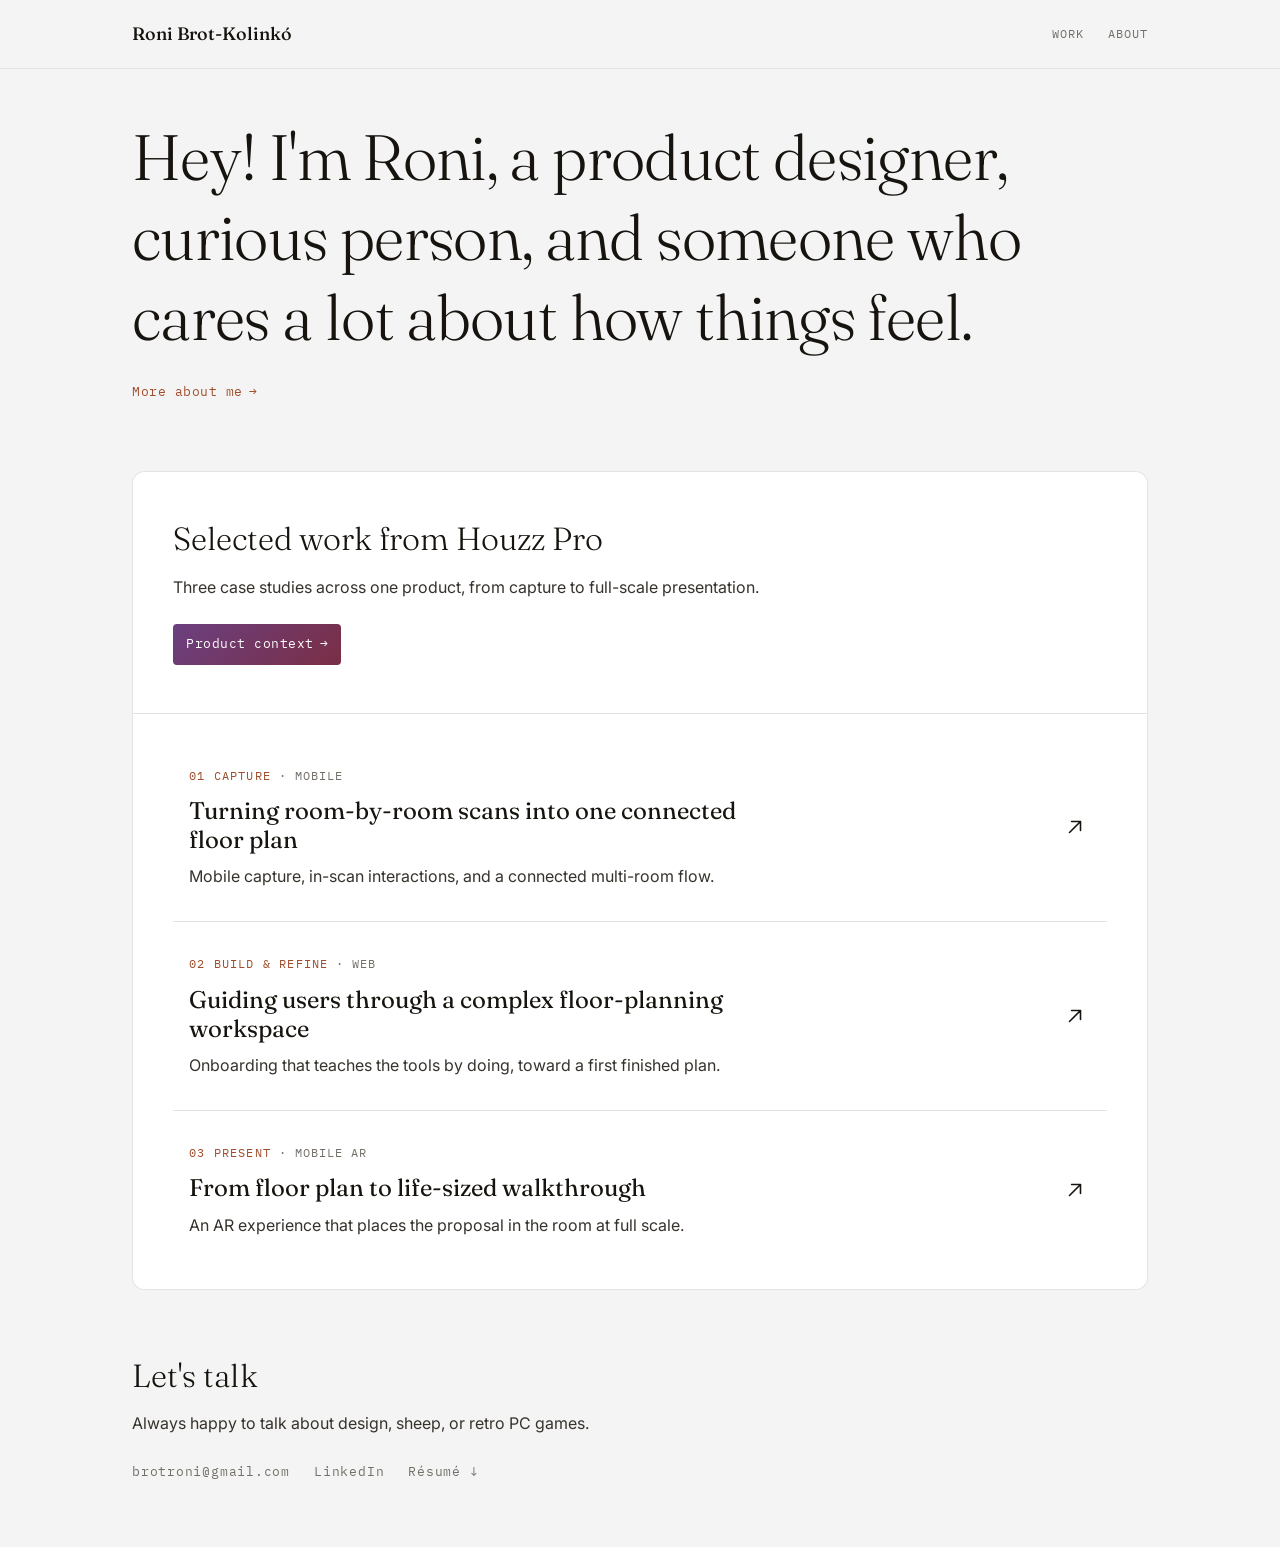
<file: index.html>
<!DOCTYPE html>
<html lang="en">
<head>
<meta charset="utf-8">
<meta name="viewport" content="width=device-width, initial-scale=1">
<title>Roni Brot-Kolinkó - Senior Product Designer</title>
<meta name="description" content="Hey! I'm Roni, a senior product designer, curious person, and someone who cares a lot about how things feel.">

<!-- Link preview: LinkedIn, Slack, iMessage, WhatsApp, Facebook -->
<meta property="og:type" content="website">
<meta property="og:site_name" content="Roni Brot-Kolinkó">
<meta property="og:title" content="Roni Brot-Kolinkó - Senior Product Designer">
<meta property="og:description" content="Hello hello :)">
<meta property="og:url" content="https://brotroni-dev.github.io/">
<meta property="og:image" content="https://brotroni-dev.github.io/assets/og-image.png">
<meta property="og:image:width" content="1200">
<meta property="og:image:height" content="630">
<meta property="og:image:alt" content="Roni Brot-Kolinkó, Senior Product Designer, Tel Aviv">
<meta name="twitter:card" content="summary_large_image">
<meta name="twitter:title" content="Roni Brot-Kolinkó - Senior Product Designer">
<meta name="twitter:description" content="Hello hello :)">
<meta name="twitter:image" content="https://brotroni-dev.github.io/assets/og-image.png">

<!-- Browser tab and home-screen icons -->
<link rel="icon" href="assets/favicon-32.png" sizes="32x32" type="image/png">
<link rel="icon" href="assets/favicon-512.png" sizes="512x512" type="image/png">
<link rel="apple-touch-icon" href="assets/apple-touch-icon.png">
<link rel="preconnect" href="https://fonts.googleapis.com">
<link rel="preconnect" href="https://fonts.gstatic.com" crossorigin>
<link href="https://fonts.googleapis.com/css2?family=Fraunces:opsz,wght@9..144,300;9..144,400;9..144,500;9..144,600&family=Inter:wght@400&family=IBM+Plex+Mono:wght@400;500&display=swap" rel="stylesheet">
<link rel="stylesheet" href="styles/tokens.css?v=139">
<link rel="stylesheet" href="styles/main.css?v=139">
<style>
/* ============================================================
   Homepage (from Figma node 875:1379 "Homepage + case study
   hover"). Flat #f4f4f4 ground, one white card holding the
   intro and the three project rows. The middle row in the
   Figma frame is the HOVER state, reproduced here on :hover.
   Prefixed hpx- so it stays scoped to this page.
   ============================================================ */

body.hpx { background: #f4f4f4; }

/* Content locked to a 1016 column (72px sides at desktop) */
.hpx-band { padding-inline: max(var(--gutter), calc((100% - 1016px) / 2)); }
.nav__inner { max-width: none; padding-inline: max(var(--gutter), calc((100% - 1016px) / 2)); }


/* --- Hero --- */
.hpx-hero { padding-top: 48px; }
.hpx-hero h1 { font-family: var(--font-display); font-weight: 300;
  font-size: clamp(34px, 5.4vw, 64px); line-height: 1.25; letter-spacing: -.01em;
  color: var(--title); margin: 0; }

/* Small mono link with a travelling arrow */
.hpx-arrowlink { display: inline-flex; align-items: baseline; gap: 6px;
  font-family: var(--font-mono); font-size: 13px; letter-spacing: .04em;
  color: var(--accent); text-decoration: none; margin-top: 24px;
  transition: color 160ms ease; }
.hpx-arrowlink i { font-style: normal; transition: transform 200ms cubic-bezier(.22, 1, .36, 1); }
.hpx-arrowlink:hover, .hpx-arrowlink:focus-visible { color: var(--title); }
.hpx-arrowlink:hover i, .hpx-arrowlink:focus-visible i { transform: translateX(4px); }

/* --- The work card --- */
.hpx-card { margin-top: 68px; border: 1px solid var(--line); border-radius: 12px;
  scroll-margin-top: 84px; }
.hpx-intro { background: #fff; border-bottom: 1px solid var(--line);
  border-radius: 12px 12px 0 0; padding: 48px 40px; }
.hpx-intro h2 { font-family: var(--font-display); font-weight: 300; font-size: 32px;
  line-height: 1.2; color: var(--title); margin: 0; max-width: 685px; }
/* 760 keeps the measure in check but clears the 731px this line needs, so the
   subtitle sits on one line instead of dropping two words to a second. */
.hpx-intro p { font-family: var(--font-body); font-size: 16px; line-height: 1.6;
  color: var(--text); margin: 16px 0 0; max-width: 760px; }

/* Outlined pill that fills in on hover */
/* Primary button: a warm gradient drifting across it at rest, a lighter one
   flooding in on hover. Only the background is doing anything here - the
   shape, size and mono type are untouched.
   The cycle runs between the site's oranges and deep burgundy/purple, ordered
   so each transition is a real jump: 100/101/37/62 degrees of hue and up to
   7.66 of contrast between neighbours. Every stop still carries white text,
   worst case 4.58:1. */
.hpx-btn { position: relative; display: inline-flex; margin-top: 24px;
  border: 0; border-radius: 4px;
  color: #fff;
  background-image: linear-gradient(-45deg, #B85B33, #452A55, #A85630, #7A2E45, #6B4080);
  background-size: 400% 400%;
  animation: hpxBtnGradient 12s ease infinite;
  font-family: var(--font-mono); font-size: 13px; letter-spacing: .04em;
  text-decoration: none; overflow: hidden; }
@keyframes hpxBtnGradient {
  0%   { background-position: 0% 50%; }
  50%  { background-position: 100% 50%; }
  100% { background-position: 0% 50%; }
}
.hpx-btn__t { display: inline-flex; align-items: center; gap: 6px;
  padding: 9px 13px; white-space: nowrap; }
/* The hover appearance sits in one layer stacked exactly over the resting one,
   revealed by a circle that grows from wherever the pointer crossed the edge.
   Hover drops the gradient for one flat highlighter yellow; the dark title
   ink on it clears 4.5:1 many times over.
   --x/--y come from the script at the end of the page; without JS the circle
   simply opens from the centre. */
.hpx-btn__t--on {
  position: absolute; inset: 0; box-sizing: border-box;
  color: var(--title);
  background: #F0FF1E;
  clip-path: circle(0 at var(--x, 50%) var(--y, 50%));
  /* An even curve, not a front-loaded one: cubic-bezier(.22,1,.36,1) was
     98% done after 120ms, so the fill read as instant however long the
     duration said it was. */
  transition: clip-path 690ms cubic-bezier(.4, 0, .2, 1); }
/* 180px just clears the 167px diagonal, so the whole sweep is on screen
   instead of half the animation happening outside the button. */
.hpx-btn:hover .hpx-btn__t--on,
.hpx-btn:focus-visible .hpx-btn__t--on {
  clip-path: circle(180px at var(--x, 50%) var(--y, 50%)); }
.hpx-btn i { font-style: normal; transition: transform 200ms cubic-bezier(.22, 1, .36, 1); }
.hpx-btn:hover i, .hpx-btn:focus-visible i { transform: translateX(3px); }

/* --- Project rows --- */
.hpx-list { background: #fff; border-radius: 0 0 12px 12px; padding: 20px 40px; }
.hpx-proj { display: block; text-decoration: none; padding-block: 20px;
  border-bottom: 1px solid var(--line); }
.hpx-proj:last-child { border-bottom: 0; }
/* The row itself carries the hover fill (Figma shows it on the middle project) */
.hpx-projrow { padding: 12px 16px; border-radius: 8px;
  display: flex; align-items: center; justify-content: space-between; gap: 16px;
  transition: background-color 200ms ease; }
.hpx-proj:hover .hpx-projrow,
.hpx-proj:focus-visible .hpx-projrow { background: #f8f6f2; }
.hpx-proj:focus-visible { outline: none; }
.hpx-proj:focus-visible .hpx-projrow { outline: 2px solid var(--accent); outline-offset: 2px; }

.hpx-projbody { flex: 1 1 0; min-width: 0; display: flex; flex-direction: column; gap: 10px; }
.hpx-kick { display: flex; align-items: center; gap: 8px; flex-wrap: wrap;
  font-family: var(--font-mono); text-transform: uppercase; }
.hpx-kick b { font-weight: 400; font-size: 12px; letter-spacing: .1em; color: var(--accent); }
.hpx-kick span { font-size: 12px; letter-spacing: .08em; color: var(--muted); }
.hpx-proj h3 { font-family: var(--font-display); font-weight: 400; font-size: 24px;
  line-height: 1.22; color: var(--title); margin: 0; max-width: 599px;
  transition: color 180ms ease; }
.hpx-proj p { font-family: var(--font-body); font-size: 16px; line-height: 1.55;
  color: var(--text); margin: 0; }
.hpx-arrow { flex: none; width: 32px; height: 32px; color: var(--title);
  transition: transform 220ms cubic-bezier(.22, 1, .36, 1), color 180ms ease; }
.hpx-proj:hover .hpx-arrow, .hpx-proj:focus-visible .hpx-arrow {
  color: var(--accent); transform: translate(3px, -3px); }

/* --- Let's talk --- */
.hpx-close { margin-top: 68px; padding-bottom: 64px; }
.hpx-close h2 { font-family: var(--font-display); font-weight: 300; font-size: 32px;
  line-height: 1.15; color: var(--title); margin: 0; }
/* 480 keeps the measure in check but clears the 474px this line needs, so it
   sits on one line instead of dropping "games." on its own. */
.hpx-close > p { font-family: var(--font-body); font-size: 16px; line-height: 1.6;
  color: var(--text); margin: 16px 0 0; max-width: 480px; }
.hpx-closelinks { margin-top: 24px; display: flex; flex-wrap: wrap; gap: 24px; }
.hpx-closelinks a { font-family: var(--font-mono); font-size: 13px; letter-spacing: .06em;
  color: var(--muted); text-decoration: none; transition: color 160ms ease; }
.hpx-closelinks a:hover, .hpx-closelinks a:focus-visible { color: var(--accent); }
/* The address itself also picks up an underline on hover, so it reads as a
   link that opens a draft rather than as plain text */
.hpx-closelinks a[href^="mailto:"]:hover,
.hpx-closelinks a[href^="mailto:"]:focus-visible {
  text-decoration: underline; text-underline-offset: 3px; }

/* ============================================================
   Editor's notes: five segments of the hero title reveal a
   tilted note card on hover, over a warm accent overlay.
   Geometry comes straight from the Figma hover frames - each
   card is placed by its rotation-invariant CENTRE relative to
   the title's top-left, then rotated, so the tilt lands exactly
   where it does in the design.
   ============================================================ */

.hpx-titlewrap { position: relative; }

/* The hoverable words */
.hpx-seg { position: relative; cursor: help;
  transition: color 420ms cubic-bezier(.45, .05, .55, .95),
              text-decoration-color 420ms cubic-bezier(.45, .05, .55, .95);
  text-decoration: underline; text-decoration-color: transparent;
  text-decoration-thickness: 2px; text-underline-offset: 8px; }
.hpx-seg.is-on { color: var(--accent); text-decoration-color: var(--accent); z-index: 45; }

/* Warm wash over the page while a note is open */
.hpx-overlay { position: fixed; inset: 0; background: rgba(158, 78, 44, .35);
  opacity: 0; pointer-events: none; z-index: 40;
  transition: opacity 600ms cubic-bezier(.45, .05, .55, .95); }
body.hpx-dim .hpx-overlay { opacity: 1; }

/* The cards themselves - decorative, so they never steal the hover */
.hpx-notes { position: absolute; inset: 0; pointer-events: none; z-index: 50; }
.hpx-note { position: absolute; display: flex; align-items: stretch; overflow: hidden;
  background: #fff; border: 1px solid var(--accent); border-radius: 8px;
  box-shadow: 16px 16px 0 0 rgba(158, 78, 44, .3);
  opacity: 0; visibility: hidden;
  transform: translateY(-50%) rotate(var(--rot)) translateY(16px) scale(.96);
  /* Leaving is a touch quicker than arriving, so moving between two words
     doesn't feel like waiting for the first card to finish going. */
  transition: opacity 360ms cubic-bezier(.45, .05, .55, .95),
              transform 420ms cubic-bezier(.33, 1, .68, 1),
              visibility 0s linear 360ms; }
.hpx-note.is-on { opacity: 1; visibility: visible;
  transform: translateY(-50%) rotate(var(--rot)) translateY(0) scale(1);
  /* easeOutCubic rather than easeOutQuint: the quint curve was ~98% done in
     the first quarter of its duration, so a longer time never read as slower.
     The fade gets a symmetric ease-in-out instead - an ease-out fade is already
     at 40% after 90ms, which reads as the card popping in and then drifting.
     Here it stays faint through the first third and lands with the movement. */
  transition: opacity 640ms cubic-bezier(.45, .05, .55, .95),
              transform 700ms cubic-bezier(.33, 1, .68, 1), visibility 0s; }

/* Vertical "- Editor's Note -" rail */
.hpx-note__rail { flex: none; width: 46px; display: flex; align-items: center;
  justify-content: center; border-right: 1px dashed rgba(158, 78, 44, .4); }
.hpx-note__rail span { writing-mode: vertical-rl; transform: rotate(180deg);
  font-family: var(--font-mono); font-size: var(--rail, 13px); line-height: 1.22;
  letter-spacing: .11em; text-transform: uppercase; color: var(--accent); white-space: nowrap; }

.hpx-note__body { flex: 1 1 auto; min-width: 0; display: flex; flex-direction: column;
  align-items: stretch; justify-content: center; gap: 12px; padding: 16px 24px; }
.hpx-note__body img { display: block; width: 100%; height: auto; border-radius: 4px; }
.hpx-note__body p { font-family: var(--font-display); font-weight: 300; font-style: italic;
  font-size: 20px; line-height: 1.42; color: var(--accent); margin: 0; text-align: left; }

/* Placement: left = centre - half the width; top = the Figma centre Y, with the
   card translated up by half its own height. min-height keeps the designed size
   as a floor while letting real text push the card taller. */
.hpx-note--hi       { --rot: -5.04deg; --rail: 12px; width: 336px; left: 161px; top: 305px; }

.hpx-note--hi p     { font-size: 29px; }
.hpx-note--designer { --rot: 6.78deg;  width: 360px; min-height: 227px; left: 543px; top: 208px; }
.hpx-note--curious  { --rot: 4.97deg;  width: 507px; left: 4px;   top: 385px; }

.hpx-note--curious img { border-radius: 6px; }
.hpx-note--cares    { --rot: -5.04deg; width: 507px; min-height: 250px; left: -41px; top: 384px; }
/* dropped below the Figma centre so the tilted top-left corner clears the
   title line it belongs to, instead of covering the hovered words */
.hpx-note--feel     { --rot: 5.10deg;  --rail: 12px; width: 431px; left: 574px; top: 482px; }

/* The three cards with a photo hug their content and share one padding, so the
   image sits exactly the same distance from the top on each of them */
.hpx-note--hi .hpx-note__body,
.hpx-note--curious .hpx-note__body,
.hpx-note--feel .hpx-note__body { padding: 24px; }
.hpx-note--feel img { border-radius: 0; }

/* The card positions come from Figma's 1016px column with a 64px title.
   Below that width the column narrows, so JS sets --hpx-k = column / 1016 and
   we size the title in exact proportion - that keeps the line breaks identical
   to the design - then scale the cards by the same k. One factor, so a card
   stays locked over its words at every width. The class is only added once JS
   has measured, so without JS the title keeps its normal responsive clamp. */
body.hpx-scaled .hpx-hero h1 { font-size: calc(64px * var(--hpx-k)); }
body.hpx-scaled .hpx-notes { transform: scale(var(--hpx-k)); transform-origin: 0 0; }

/* Too narrow for the title to hold its shape, or no real pointer - stand down */
/* --- Touch: the same notes, tapped instead of hovered ------
   The cards' desktop geometry is measured against a 64px title in a 1016
   column, and neither exists on a phone, so here they are not placed over
   their words - each one opens as a panel in the middle of the screen over
   the same warm overlay. Same cards, same content, same overlay; only where
   they land differs. Nothing in this block can reach a pointer device. */
@media (max-width: 759px), (hover: none), (pointer: coarse) {
  /* The sentence itself is left completely alone - black Fraunces, no rule, no
     colour - and each phrase gets a small raised numeral after it instead.
     Colouring the words put 77 of the sentence's 99 characters in terracotta,
     and a dotted rule under most of a line is what every browser draws under a
     misspelling. A footnote numeral is the printed convention for exactly this,
     it is what the cards already call themselves, and mono numerals are
     already the site's own language for 01 / 02 / 03. */
  .hpx-hero h1 { counter-reset: hpxnote; }
  .hpx-seg { cursor: pointer; counter-increment: hpxnote; }
  .hpx-seg::after { content: counter(hpxnote);
    font-family: var(--font-mono); font-size: .46em; font-weight: 500;
    letter-spacing: 0; color: var(--accent);
    /* raised by hand rather than with vertical-align: super, which lifts by a
       fraction of the numeral's own size and so shrinks as the numeral grows */
    position: relative; top: -.62em; margin-left: .12em; }
  .hpx-seg.is-on { color: var(--accent); }
  .hpx-seg:focus-visible { outline: 2px solid var(--accent); outline-offset: 3px;
    border-radius: 2px; }

  .hpx-notes { display: block; position: fixed; inset: 0; z-index: 50; }
  .hpx-note { position: fixed; left: 50%; top: 50%; right: auto; bottom: auto;
    --rot: 0deg; width: min(86vw, 380px); max-height: 78vh; overflow: auto;
    transform: translate(-50%, -50%) scale(.96); }
  .hpx-note.is-on { transform: translate(-50%, -50%) scale(1);
    pointer-events: auto; }
  .hpx-note__rail { width: 38px; }
  .hpx-note--hi p, .hpx-note--curious p, .hpx-note--feel p,
  .hpx-note--designer p, .hpx-note--cares p { font-size: 17px; }
}
@media (prefers-reduced-motion: reduce) {
  .hpx-note { transition: opacity 200ms ease, visibility 0s linear 200ms;
    transform: translateY(-50%) rotate(var(--rot)); }
  .hpx-note.is-on { transform: translateY(-50%) rotate(var(--rot));
    transition: opacity 200ms ease, visibility 0s; }
}

/* ---------- Responsive ---------- */
@media (max-width: 860px) {
  .hpx-intro { padding: 36px 24px; }
  .hpx-list { padding: 16px 24px; }
  .hpx-projrow { padding: 12px; }
  .hpx-hero { padding-top: 40px; }
  .hpx-card, .hpx-close { margin-top: 48px; }
}
@media (max-width: 560px) {
  .hpx-projrow { align-items: flex-start; }
  .hpx-arrow { width: 24px; height: 24px; }
  .hpx-proj h3 { font-size: 20px; }
  .hpx-close h2 { font-size: 28px; }
}
@media (prefers-reduced-motion: reduce) {
  .hpx-arrowlink i, .hpx-btn i, .hpx-arrow, .hpx-projrow { transition: none; }
  .hpx-btn__t--on { transition: none; }
  .hpx-btn { animation: none; }
  .hpx-arrowlink:hover i, .hpx-btn:hover i, .hpx-proj:hover .hpx-arrow { transform: none; }
}
</style>
<script src="scripts/nav.js?v=3" defer></script>
</head>
<body class="hpx">

<div class="hpx-overlay" aria-hidden="true"></div>

<!-- Nav -->
<nav class="nav">
  <div class="nav__inner">
    <a class="nav__name" href="index.html">Roni Brot-Kolinkó</a>
    <span class="nav__links">
      <a href="#work">Work</a>
      <a href="about/">About</a>
    </span>
  </div>
</nav>

<main class="hpx-band">

  <!-- Hero -->
  <section class="hpx-hero">
    <div class="hpx-titlewrap">
      <h1>Hey! <span class="hpx-seg" data-note="hi">I'm Roni</span>, a <span class="hpx-seg" data-note="designer">product designer</span>, <span class="hpx-seg" data-note="curious">curious person</span>, and <span class="hpx-seg" data-note="cares">someone who cares a lot</span> about <span class="hpx-seg" data-note="feel">how things feel.</span></h1>

      <div class="hpx-notes">
        <figure class="hpx-note hpx-note--hi" data-note="hi">
          <span class="hpx-note__rail"><span>- Editor's Note -</span></span>
          <span class="hpx-note__body">
            <img src="media/notes/note-hi.webp" alt="Roni on a coastal cliff path, smiling at the camera with the sea behind her" width="778" height="1024">
            <p>Hi &#128075;</p>
          </span>
        </figure>

        <figure class="hpx-note hpx-note--designer" data-note="designer">
          <span class="hpx-note__rail"><span>- Editor's Note -</span></span>
          <span class="hpx-note__body">
            <p>I like taking a vague problem, giving it shape, and staying with it until the details survive launch. I care deeply about the work, but I'm not precious about my first idea.</p>
          </span>
        </figure>

        <figure class="hpx-note hpx-note--curious" data-note="curious">
          <span class="hpx-note__rail"><span>- Editor's Note -</span></span>
          <span class="hpx-note__body">
            <img src="media/notes/note-oils.webp" alt="Bottles of essential oils beside handwritten aromatherapy notes" width="1024" height="683" loading="lazy" decoding="async">
            <p>There's probably an oil for that.<br>I probably have it.</p>
          </span>
        </figure>

        <figure class="hpx-note hpx-note--cares" data-note="cares">
          <span class="hpx-note__rail"><span>- Editor's Note -</span></span>
          <span class="hpx-note__body">
            <p>I have strong opinions about horror movies, synthesizers, and DOS games. During one of the COVID lockdowns, I completed the entire Jill of the Jungle trilogy on my TV with a wireless keyboard.<br>I also take karaoke very seriously.</p>
          </span>
        </figure>

        <figure class="hpx-note hpx-note--feel" data-note="feel">
          <span class="hpx-note__rail"><span>- Editor's Note -</span></span>
          <span class="hpx-note__body">
            <img src="media/notes/note-sheep.webp" alt="Roni crouching among a flock of sheep at an animal sanctuary" width="1024" height="768" loading="lazy" decoding="async">
            <p>I get attached easily - to people and to animals.<br>This is, in my humble opinion, the correct sheep-to-person ratio.</p>
          </span>
        </figure>
      </div>
    </div>

    <a class="hpx-arrowlink" href="about/">More about me <i aria-hidden="true">&rarr;</i></a>
  </section>

  <!-- Selected work -->
  <section class="hpx-card" id="work" aria-label="Selected work">
    <div class="hpx-intro">
      <h2>Selected work from Houzz Pro</h2>
      <p>Three case studies across one product, from capture to full-scale&nbsp;presentation.</p>
      <a class="hpx-btn" href="work/houzz-3d-floor-plans.html" aria-label="Product context: Houzz Pro and 3D Floor Plans"><span class="hpx-btn__t">Product context <i aria-hidden="true">&rarr;</i></span><span class="hpx-btn__t hpx-btn__t--on" aria-hidden="true">Product context <i>&rarr;</i></span></a>
    </div>

    <div class="hpx-list">
      <a class="hpx-proj" href="work/multi-room-mobile-scan.html">
        <span class="hpx-projrow">
          <span class="hpx-projbody">
            <span class="hpx-kick"><b>01 Capture</b><span>&middot; Mobile</span></span>
            <h3>Turning room-by-room scans into one connected floor plan</h3>
            <p>Mobile capture, in-scan interactions, and a connected multi-room flow.</p>
          </span>
          <svg class="hpx-arrow" viewBox="0 0 32 32" fill="none" aria-hidden="true"><path d="M10.5 21.5 21.5 10.5M12.6 10.5h8.9v8.9" stroke="currentColor" stroke-width="1.6" stroke-linecap="round" stroke-linejoin="round"/></svg>
        </span>
      </a>

      <a class="hpx-proj" href="work/floor-plan-onboarding.html">
        <span class="hpx-projrow">
          <span class="hpx-projbody">
            <span class="hpx-kick"><b>02 Build &amp; Refine</b><span>&middot; Web</span></span>
            <h3>Guiding users through a complex floor-planning workspace</h3>
            <p>Onboarding that teaches the tools by doing, toward a first finished plan.</p>
          </span>
          <svg class="hpx-arrow" viewBox="0 0 32 32" fill="none" aria-hidden="true"><path d="M10.5 21.5 21.5 10.5M12.6 10.5h8.9v8.9" stroke="currentColor" stroke-width="1.6" stroke-linecap="round" stroke-linejoin="round"/></svg>
        </span>
      </a>

      <a class="hpx-proj" href="work/ar-walkthrough.html">
        <span class="hpx-projrow">
          <span class="hpx-projbody">
            <span class="hpx-kick"><b>03 Present</b><span>&middot; Mobile AR</span></span>
            <h3>From floor plan to life-sized walkthrough</h3>
            <p>An AR experience that places the proposal in the room at full scale.</p>
          </span>
          <svg class="hpx-arrow" viewBox="0 0 32 32" fill="none" aria-hidden="true"><path d="M10.5 21.5 21.5 10.5M12.6 10.5h8.9v8.9" stroke="currentColor" stroke-width="1.6" stroke-linecap="round" stroke-linejoin="round"/></svg>
        </span>
      </a>
    </div>
  </section>

  <!-- Let's talk -->
  <section class="hpx-close">
    <h2>Let's talk</h2>
    <p>Always happy to talk about design, sheep, or retro PC games.</p>
    <div class="hpx-closelinks">
      <a href="mailto:brotroni@gmail.com">brotroni@gmail.com</a>
      <a href="https://www.linkedin.com/in/roni-brot-kolink%C3%B3/" target="_blank" rel="noopener">LinkedIn</a>
      <a href="assets/Roni%20Brot-Kolink%C3%B3%20CV%202026.pdf" download="Roni Brot-Kolinkó CV 2026.pdf">Résumé ↓</a>
    </div>
  </section>

</main>

<script>
/* Tell the button's ink where the pointer crossed its edge, so the fill grows
   out from that point on the way in and retracts toward the exit point on the
   way out. Purely cosmetic - the fill still works from the centre without it. */
(function () {
  var btns = document.querySelectorAll('.hpx-btn');
  if (!btns.length) return;
  Array.prototype.forEach.call(btns, function (btn) {
    function mark(e) {
      var r = btn.getBoundingClientRect();
      btn.style.setProperty('--x', (e.clientX - r.left).toFixed(1) + 'px');
      btn.style.setProperty('--y', (e.clientY - r.top).toFixed(1) + 'px');
    }
    btn.addEventListener('mouseenter', mark);
    btn.addEventListener('mouseleave', mark);
  });
})();
</script>

<script>
// Hovering a title segment reveals its editor's note over a warm overlay.
// Only where there is a real pointer and the desktop title layout, since the
// cards are positioned against that exact line-breaking.
(function () {
  if (!window.matchMedia('(hover: hover) and (pointer: fine)').matches) return;
  var wide = window.matchMedia('(min-width: 760px)');
  var segs = document.querySelectorAll('.hpx-seg');
  var wrap = document.querySelector('.hpx-titlewrap');
  var open = null;

  var close = function () {
    if (!open) return;
    open.seg.classList.remove('is-on');
    open.note.classList.remove('is-on');
    document.body.classList.remove('hpx-dim');
    open = null;
  };

  Array.prototype.forEach.call(segs, function (seg) {
    var note = document.querySelector('.hpx-note[data-note="' + seg.dataset.note + '"]');
    if (!note) return;
    seg.addEventListener('mouseenter', function () {
      if (!wide.matches) return;
      close();
      seg.classList.add('is-on');
      note.classList.add('is-on');
      document.body.classList.add('hpx-dim');
      open = { seg: seg, note: note };
    });
    seg.addEventListener('mouseleave', close);
  });

  // Keep the title and the cards on one shared scale factor
  function sync() {
    if (!wide.matches) { document.body.classList.remove('hpx-scaled'); close(); return; }
    document.body.classList.add('hpx-scaled');
    // the wrapper is a block, so its width is the column width regardless of font-size
    var k = Math.min(1, wrap.getBoundingClientRect().width / 1016);
    document.body.style.setProperty('--hpx-k', k.toFixed(4));
  }
  sync();
  window.addEventListener('resize', sync);
  wide.addEventListener('change', sync);

  // Never leave a note stranded if the pointer leaves the window mid-hover
  window.addEventListener('blur', close);
})();
</script>

<script>
/* Touch: tapping a marked phrase opens its note. The hover script above
   returns early on these devices, so the two never both run. */
(function () {
  if (window.matchMedia('(hover: hover) and (pointer: fine)').matches) return;

  var segs = [].slice.call(document.querySelectorAll('.hpx-seg'));
  var notes = {};
  [].slice.call(document.querySelectorAll('.hpx-note')).forEach(function (n) {
    notes[n.getAttribute('data-note')] = n;
  });
  if (!segs.length) return;

  var open = null;

  function close() {
    if (!open) return;
    open.seg.classList.remove('is-on');
    open.seg.setAttribute('aria-expanded', 'false');
    open.note.classList.remove('is-on');
    document.body.classList.remove('hpx-dim');
    open = null;
  }

  segs.forEach(function (seg) {
    var note = notes[seg.getAttribute('data-note')];
    if (!note) return;
    seg.setAttribute('role', 'button');
    seg.setAttribute('tabindex', '0');
    seg.setAttribute('aria-expanded', 'false');

    function toggle(e) {
      e.preventDefault();
      var same = open && open.seg === seg;
      close();
      if (same) return;                 /* a second tap closes it */
      seg.classList.add('is-on');
      seg.setAttribute('aria-expanded', 'true');
      note.classList.add('is-on');
      document.body.classList.add('hpx-dim');
      open = { seg: seg, note: note };
    }

    seg.addEventListener('click', toggle);
    seg.addEventListener('keydown', function (e) {
      if (e.key === 'Enter' || e.key === ' ') toggle(e);
    });
  });

  /* anywhere off the phrase and off the note closes it, which is what the
     dimmed page is inviting you to do */
  document.addEventListener('click', function (e) {
    if (!open) return;
    if (e.target.closest('.hpx-seg') || e.target.closest('.hpx-note')) return;
    close();
  });
  addEventListener('keydown', function (e) { if (e.key === 'Escape') close(); });
})();
</script>

</body>
</html>
</file>
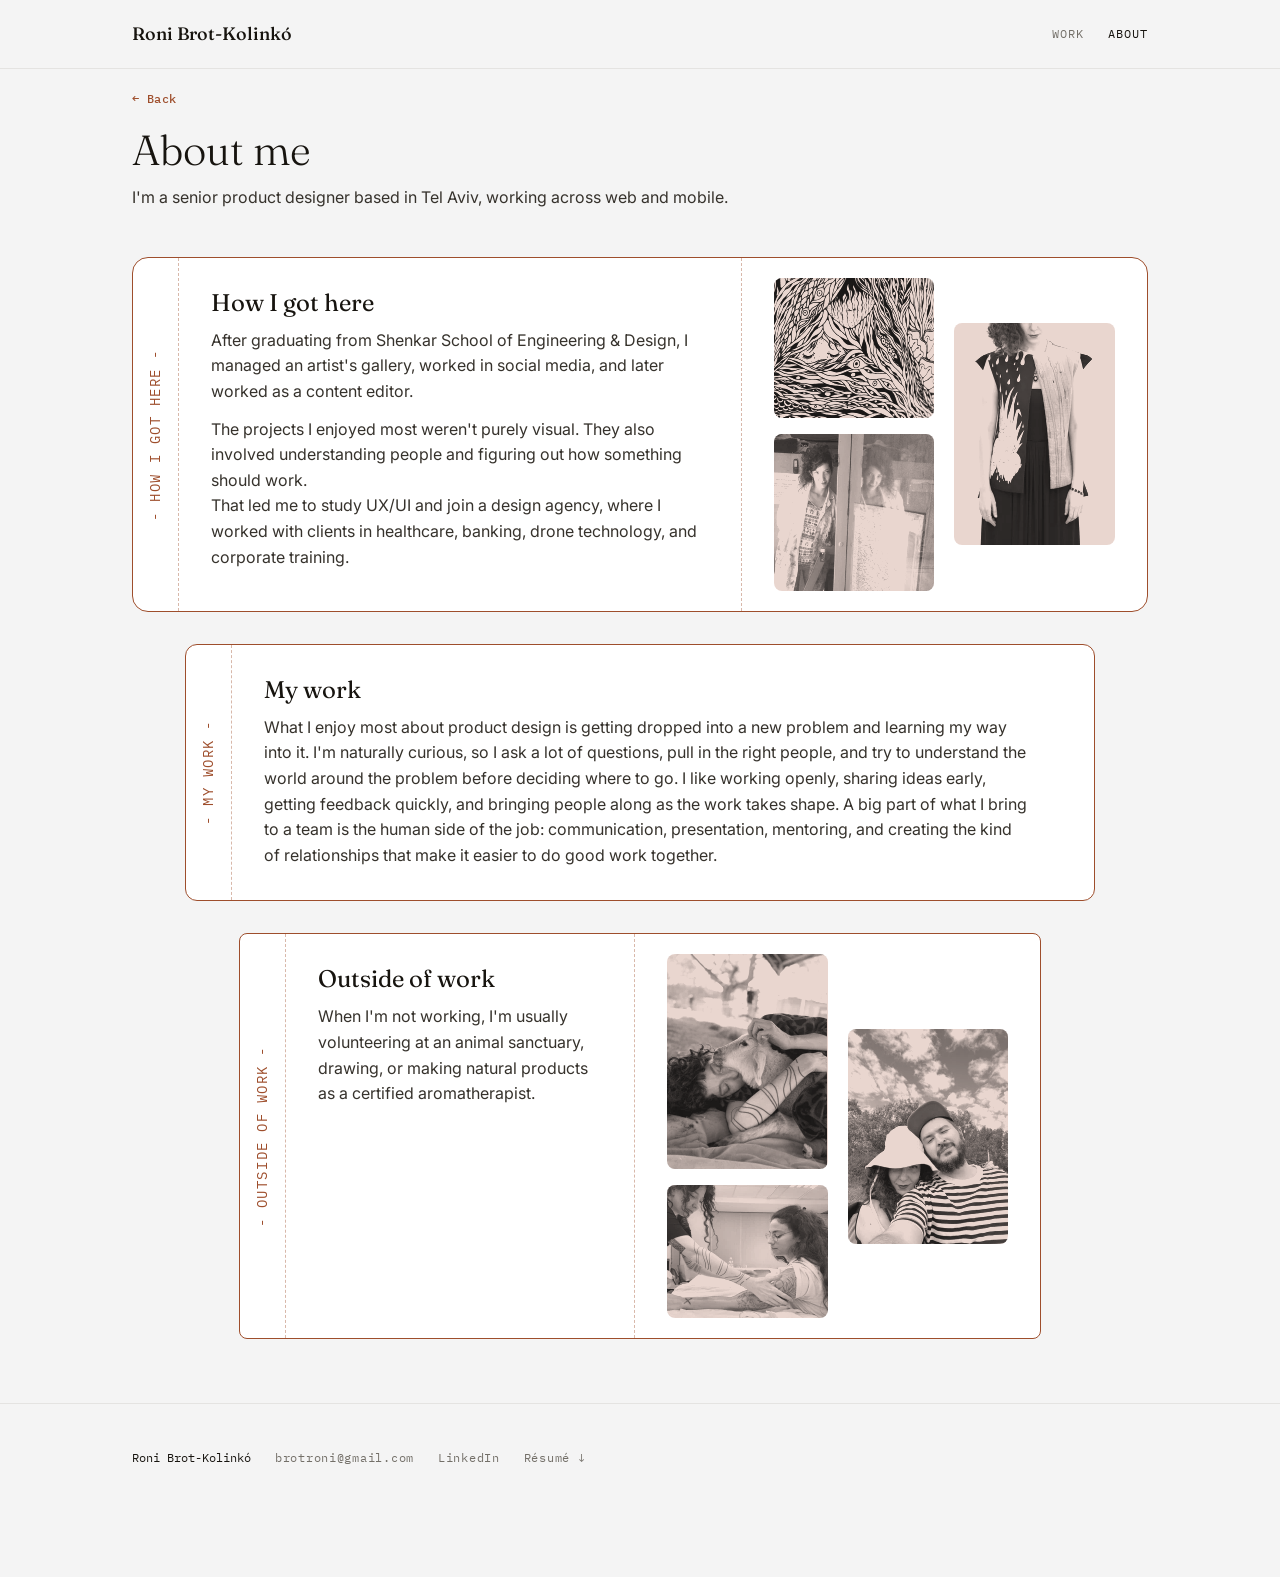
<file: about/index.html>
<!DOCTYPE html>
<html lang="en">
<head>
<meta charset="utf-8">
<meta name="viewport" content="width=device-width, initial-scale=1">
<title>About me - Roni Brot-Kolinkó</title>
<meta name="description" content="Roni Brot-Kolinkó - a senior product designer based in Tel Aviv, working across web and mobile.">

<!-- Link preview: LinkedIn, Slack, iMessage, WhatsApp, Facebook -->
<meta property="og:type" content="website">
<meta property="og:site_name" content="Roni Brot-Kolinkó">
<meta property="og:url" content="https://brotroni-dev.github.io/about/">
<meta property="og:image" content="https://brotroni-dev.github.io/assets/og-image.png">
<meta property="og:image:width" content="1200">
<meta property="og:image:height" content="630">
<meta property="og:image:alt" content="Roni Brot-Kolinkó, Senior Product Designer, Tel Aviv">
<meta name="twitter:card" content="summary_large_image">
<meta name="twitter:image" content="https://brotroni-dev.github.io/assets/og-image.png">

<!-- Browser tab and home-screen icons -->
<link rel="icon" href="../assets/favicon-32.png" sizes="32x32" type="image/png">
<link rel="icon" href="../assets/favicon-512.png" sizes="512x512" type="image/png">
<link rel="apple-touch-icon" href="../assets/apple-touch-icon.png">
<link rel="preconnect" href="https://fonts.googleapis.com">
<link rel="preconnect" href="https://fonts.gstatic.com" crossorigin>
<link href="https://fonts.googleapis.com/css2?family=Fraunces:opsz,wght@9..144,300;9..144,400;9..144,500;9..144,600&family=Inter:wght@400&family=IBM+Plex+Mono:wght@400;500&display=swap" rel="stylesheet">
<link rel="stylesheet" href="../styles/tokens.css?v=139">
<link rel="stylesheet" href="../styles/main.css?v=139">
<style>
:root {
  --edge: 64px;   /* the one gap: lead to stack, stack to footer */
  /* Turning a card lifts one of its top corners above its own box: half the
     widest card times the sine of the largest tilt, 508 x sin(1.7deg) = 15px.
     That much of the gap is kept clear of the head's background, so a tilted
     corner has somewhere to rise into instead of being swallowed by it. */
  --lift: 18px;
}

/* ============================================================
   About - stacking cards.
   Cards from Figma 1141:28626, covered states from 1138:28167
   and 1141:28672.

   The body, the 1016 band, the back bar, the opener, the h2/p pair
   inside a card and the footer all come from the .abx- rules in
   main.css, shared with the rest of the site. What is below is only
   what the stacking itself needs.

   The mechanic: the three cards are siblings in one tall column,
   each position:sticky and parked 30px below the one before it.
   Scrolling parks card 1, slides card 2 up over it, then card 3
   over that, and all three stay parked. Because each card is
   inset further than the last, the left rail of every parked card
   stays uncovered, so you can always read where you are.
   ============================================================ */

/* --- Sticky head ------------------------------------------ */
/* The back link, the title and the lead stay put while the cards travel
   under them, so you never lose the page you are on. It needs an opaque
   ground of its own, otherwise the cards would show through.
   The nav's usual tuck-on-scroll is switched off here: with a second bar
   parked under it, tucking would leave a hole where the nav had been. */
/* One number for the air around the stack: below the lead, and under the last
   card before the footer's rule. The head's padding IS the top gap, so the
   card parks flush against the head rather than 32px below it - otherwise the
   two would add up and the top would read twice as open as the bottom. */
.abd-head { position: sticky; top: 69px; z-index: 20; background: #f4f4f4;
  /* the head stops short by --lift; the cards park that much lower, so the
     gap you see is still --edge but the top of it belongs to the page */
  padding-bottom: calc(var(--edge) - var(--lift)); }
body.abx .nav--tucked { transform: none; }

/* --- Footer, the last thing up ----------------------------- */
/* It keeps the ordinary end-of-page footer it has everywhere else, padding
   and all. It is only lifted above the cards (25 against their 10-12) and
   pulled up by the stack's trailing gap, so that once the last card has
   parked the footer is what climbs the screen, over the parked stack, and
   the page ends when it lands. */
body.abd-stacking .footer { position: relative; z-index: 25; background: #f4f4f4;
  /* the 32px spacer at the end of the stack is the separation now; the 64 it
     inherits would only add scroll that squeezes the parked cards */
  margin-top: 0;
  /* The 96px under the links is there so a footer can sit at the end of a long
     page with air beneath it. This one comes to rest against the bottom of the
     window instead, so that air is just a tall empty bar. It gets the same 32
     above and below the links as the cards get from the head and the footer,
     so every gap on the page is the same one. */
  padding-bottom: var(--s6); }
/* main.css gives every footer link 12px of padding-block, which is a touch
   target for a thumb. This footer only exists on a wide window with a mouse,
   and those 24px of height come straight out of the cards, so they go. The
   footer gets shorter and the card gets the room back. */
body.abd-stacking .footer a { padding-block: 0; }

/* --- The stack -------------------------------------------- */
/* --park is where card 1 comes to rest, clear of the 69px nav.
   --step is how far each following card parks below the last, and it is
   the only number deciding how much rail stays readable.
   --dwell is how long a parked card holds the screen on its own before
   the next one arrives, which is what makes each card properly visible. */
.abd-stack {
  /* set from the measured head height by the script, this is just a floor */
  --park: 104px;
  /* 30 was right while every card sat square. A turned card lifts a top
     corner by --lift, and next to that corner the gap to the card below was
     closing to about 15. The step carries the lift now, so the space reads the
     same all the way across rather than pinching at one end. */
  --step: 44px;
  /* The Figma sets the cards 32 apart, and that is what you see before any
     scrolling. It does not shorten the run between one card parking and the
     next arriving - that distance is the card's own height plus this. */
  --dwell: 32px;
  /* No margin here. The head's padding-bottom is already the gap, and 40px on
     top of it meant card one started 40 below its parking place and slid up to
     meet it - a jump before you had scrolled anywhere. It starts parked. */
}

/* --card-h is measured by the script: the height that lets the last card sit
   fully between the head and the footer. Every card takes it, so none of them
   is ever cut off by the bottom of the window. */
.abd-card {
  /* Sticky only once the script has confirmed the window can hold the stack.
     Left pinned without a height it piles up instead of falling back. */
  position: static;
  z-index: calc(10 + var(--i));
  background: #fff;
  border: 1px solid var(--accent);
  /* 16 / 12 / 8 outwards to inwards. Not the concentric rule - at a 53px inset
     that would need 118 on the outer card - but the same idea read small: each
     card sitting inside the last is rounded a little tighter. */
  border-radius: calc(16px - var(--i) * 4px);
  display: flex;
  align-items: stretch;
  gap: 32px;
  padding-right: 32px;
  overflow: hidden;          /* keeps the veil inside the rounded corner */
}
/* The room between cards is a real element, not a margin. A margin belongs to
   the sticky box's own margin box and shortens the range it may travel, which
   let the first two cards come unstuck long before the third had parked. */
.abd-gap { height: var(--dwell); }
/* The trailing room is what keeps the three parked while the footer travels
   over them. The footer is pulled back up by exactly this much, so the room
   is scrolling distance rather than empty page. */
.abd-gap--end { height: var(--end-gap, 0px); }

body.abd-stacking .abd-card {
  position: sticky;
  height: var(--card-h, auto);
  top: calc(var(--park) + var(--i) * var(--step));
  /* A card only tilts once something is lying on top of it. --cover is already
     0 while the card is the one you are reading and 1 once the next has slid
     fully over it, so multiplying the angle by it means the turn arrives
     exactly as the card is covered, and an uncovered card is always square.
     The last card has nothing above it and so never turns. */
  transform: rotate(calc(var(--cover, 0) * var(--tilt, 0deg)));
}
/* Different angles, opposite directions and not round numbers, so the stack
   looks like cards left on a table rather than a deck squared off by hand. */
.abd-card--1 { --tilt: -1.7deg; }
.abd-card--2 { --tilt:  1.1deg; }


/* Figma insets the first card by 32 inside the 1016 column and steps the
   next two in by 53 each. Pulling the first one flush with the page column
   and keeping that 53 step gives 0 / 53 / 107, held as ratios so the nesting
   survives any width. */
.abd-card--1 { --i: 0; margin-inline: 0; }
.abd-card--2 { --i: 1; margin-inline: 5.22%; }
.abd-card--3 { --i: 2; margin-inline: 10.53%; }

/* --- Rail ------------------------------------------------- */
/* Above the veil, so a parked card still says what it is. Once a card is
   covered the rail is ALL that is left of it, so it carries the card's own
   title rather than a stage name - three parked cards then read as their three
   titles down the left edge. The treatment is the Figma's: mono, uppercase,
   tracked, in the accent, dashes either side. */
.abd-rail { position: relative; z-index: 2; flex: none; width: 46px;
  border-right: 1px dashed rgba(158, 78, 44, .4);
  display: flex; align-items: center; justify-content: center; }
.abd-rail span { writing-mode: vertical-rl; transform: rotate(180deg);
  font-family: var(--font-mono); font-weight: 400; font-size: 14px;
  line-height: 1.22; letter-spacing: 1.54px; text-transform: uppercase;
  color: var(--accent); white-space: nowrap; }

/* --- Copy ------------------------------------------------- */
/* .abx-sec already sets the h2 and p; this only handles the column */
.abd-body { flex: 1 1 0; min-width: 0; padding-block: 32px; align-self: flex-start; }
.abd-body p + p { margin-top: 12px; }
.abd-card--2 .abd-body { padding-right: 32px; }

/* --- Photographs ------------------------------------------ */
/* Two columns beside the copy, the taller one centred against them, exactly
   as the Figma frame has it. The sizes are the frame's own: this is as large
   as they go before the third card, which is only 738 wide, runs out of room
   for a readable measure. */
.abd-shots { flex: none; display: flex; align-items: center; gap: 20px;
  padding-left: 32px; padding-block: 20px;
  border-left: 1px dashed rgba(158, 78, 44, .4); }
/* Figma has 34 here. With 64px of air above and below the stack, a 900px
   window leaves the card 416 and the content wants 422. The difference comes
   out of the spacing inside the photograph cluster rather than out of the air
   you asked for or the photographs themselves - it is the one measure here
   nobody will count. */
.abd-shots__col { display: flex; flex-direction: column; gap: 16px; }
/* The photographs go to plain black and white, and the warmth is a wash of the
   site's own accent laid over them - so the orange in them is literally the
   orange everywhere else, and its strength is one number.
   The three values are solved against Figma's own render of the same files:
   five sampled colours, about 7/255 per channel.
   isolation keeps the multiply talking to the photograph and nothing else. */
.abd-shot { position: relative; display: block; isolation: isolate;
  border-radius: 8px; overflow: hidden; line-height: 0; }
.abd-shot img { display: block;
  filter: grayscale(1) contrast(.85) brightness(1.35); }
.abd-shot::after { content: ""; position: absolute; inset: 0;
  background: var(--accent); opacity: .23; mix-blend-mode: multiply;
  pointer-events: none; }

/* --- The veil --------------------------------------------- */
/* The same overlay the home page uses over its editor's notes:
   rgba(158, 78, 44, .35), the accent itself at low alpha rather than a colour
   mixed beforehand. One rung of alpha per card further back, so the stack
   reads as planes at different depths instead of two flat plates.
   --cover is written by the script: 0 while this is the card you are reading,
   1 once the next card has slid fully over it. */
.abd-veil { position: absolute; inset: 0; z-index: 1; pointer-events: none;
  --veil-base: .25;      /* the home page's .35, lightened a rung */
  --veil-step: .1;       /* one rung deeper for each card behind it */
  background: rgba(158, 78, 44, calc(var(--veil-base) + (1 - var(--i)) * var(--veil-step)));
  opacity: var(--cover, 0); }

/* --- Short windows ----------------------------------------
   The card is sized from the window, so a shorter window means a shorter card,
   and at some point the photographs no longer fit inside one. Rather than lose
   the whole interaction at that point, the photographs give up a little size
   first - a 13" laptop with a bookmarks bar sits right on this line, and the
   difference between stacking and not was sixteen pixels. */
@media (min-width: 1001px) and (max-height: 899px) {
  .abd-shot img { width: 138px; height: auto; }
}
@media (min-width: 1001px) and (max-height: 799px) {
  .abd-shot img { width: 116px; height: auto; }
  .abd-shots { padding-left: 24px; gap: 14px; }
}

/* --- Narrow screens --------------------------------------- */
/* A card is around 420px tall on a wide window, and taller again once the copy
   and the photographs stack, which is most of a phone screen on its own.
   Parking three of those would leave nothing to read, so below this width the
   cards simply follow one another and everything the stacking needed switches
   off. body.abd-stacking is never set here either, so the footer keeps the
   ordinary end-of-page treatment it has on every other page. */
@media (max-width: 1000px) {
  :root { --edge: 40px; }              /* less air to give away on a phone */

  .abd-head { position: static; }      /* its padding-bottom is still the gap */
  .abd-gap { height: 20px; }
  .abd-gap--end { display: none; }
  .abd-veil { display: none; }

  /* one plain card after another: no nesting, so one radius for all three */
  .abd-card { position: static; height: auto; margin-inline: 0;
    flex-direction: column; gap: 0; padding-right: 0; border-radius: 12px; }

  /* the rail turns into a heading strip across the top of the card */
  .abd-rail { width: auto; height: auto; padding: 14px 20px;
    justify-content: flex-start;
    border-right: 0; border-bottom: 1px dashed rgba(158, 78, 44, .4); }
  .abd-rail span { writing-mode: horizontal-tb; transform: none;
    font-size: 12px; letter-spacing: 1.2px; }

  .abd-body { padding: 24px 20px; align-self: auto; }
  .abd-card--2 .abd-body { padding-right: 20px; }

  .abd-shots { border-left: 0; border-top: 1px dashed rgba(158, 78, 44, .4);
    padding: 20px; gap: 12px; justify-content: center; align-items: flex-start; }
  .abd-shots__col { gap: 12px; }
}

/* Three photographs at their desktop size need 333px of a 375px screen once
   the card's padding is off it. Scaling them here keeps the cluster off both
   edges instead of pressing against them. */
@media (max-width: 560px) {
  .abd-shots { padding: 16px; gap: 10px; }
  .abd-shots__col { gap: 10px; }
  .abd-shot img { width: 132px; height: auto; }
}

</style>
</head>
<body class="abx">

<!-- Nav -->
<nav class="nav">
  <div class="nav__inner">
    <a class="nav__name" href="../index.html">Roni Brot-Kolinkó</a>
    <span class="nav__links">
      <a href="../index.html#work">Work</a>
      <a href="index.html" aria-current="page">About</a>
    </span>
  </div>
</nav>

<main>
  <!-- Back + opener, parked under the nav -->
  <div class="abd-head">
    <div class="abx-band abx-backbar">
      <a class="abx-back" href="../index.html" data-back>&larr; Back</a>
    </div>
    <div class="abx-band">
      <h1 class="abx-title">About me</h1>
      <p class="abx-lead">I'm a senior product designer based in Tel Aviv, working across web and mobile.</p>
    </div>
  </div>

  <div class="abx-band abd-stack">

    <!-- 01 -->
    <section class="abd-card abd-card--1">
      <div class="abd-rail"><span>- How I got here -</span></div>
      <div class="abx-sec abd-body">
        <h2>How I got here</h2>
        <p>After graduating from Shenkar School of Engineering &amp; Design, I managed an artist's gallery, worked in social media, and later worked as a content editor.</p>
        <p>The projects I enjoyed most weren't purely visual. They also involved understanding people and figuring out how something should work.<br>That led me to study UX/UI and join a design agency, where I worked with clients in healthcare, banking, drone technology, and corporate training.</p>
      </div>
      <div class="abd-shots">
        <div class="abd-shots__col">
          <span class="abd-shot"><img src="../media/about/art.webp" alt="An ink drawing, dense black linework filling the sheet" width="160" height="140"></span>
          <span class="abd-shot"><img src="../media/about/gallery.webp" alt="Two people talking in front of framed work at a gallery" width="160" height="157"></span>
        </div>
        <span class="abd-shot"><img src="../media/about/garment.webp" alt="A printed garment shown on a stand" width="161" height="222"></span>
      </div>
      <div class="abd-veil" aria-hidden="true"></div>
    </section>
    <div class="abd-gap"></div>

    <!-- 02 -->
    <section class="abd-card abd-card--2">
      <div class="abd-rail"><span>- My work -</span></div>
      <div class="abx-sec abd-body">
        <h2>My work</h2>
        <p>What I enjoy most about product design is getting dropped into a new problem and learning my way into it. I'm naturally curious, so I ask a lot of questions, pull in the right people, and try to understand the world around the problem before deciding where to go. I like working openly, sharing ideas early, getting feedback quickly, and bringing people along as the work takes shape. A big part of what I bring to a team is the human side of the job: communication, presentation, mentoring, and creating the kind of relationships that make it easier to do good work together.</p>
      </div>
      <div class="abd-veil" aria-hidden="true"></div>
    </section>
    <div class="abd-gap"></div>

    <!-- 03 -->
    <section class="abd-card abd-card--3">
      <div class="abd-rail"><span>- Outside of work -</span></div>
      <div class="abx-sec abd-body">
        <h2>Outside of work</h2>
        <p>When I'm not working, I'm usually volunteering at an animal sanctuary, drawing, or making natural products as a certified aromatherapist.</p>
      </div>
      <div class="abd-shots">
        <div class="abd-shots__col">
          <span class="abd-shot"><img src="../media/about/sanctuary.webp" alt="Lying down nose to nose with a dog" width="160" height="215"></span>
          <span class="abd-shot"><img src="../media/about/studio.webp" alt="Two people working together at a desk" width="161" height="133"></span>
        </div>
        <span class="abd-shot"><img src="../media/about/outdoors.webp" alt="Two people outdoors under an open sky" width="160" height="215"></span>
      </div>
      <div class="abd-veil" aria-hidden="true"></div>
    </section>
    <div class="abd-gap abd-gap--end"></div>

  </div>

  </main>

<!-- Footer -->
<footer class="footer abd-foot">
  <div class="footer__inner">
    <span class="footer__name">Roni Brot-Kolinkó</span>
    <a href="mailto:brotroni@gmail.com">brotroni@gmail.com</a>
    <a href="https://www.linkedin.com/in/roni-brot-kolink%C3%B3/" target="_blank" rel="noopener">LinkedIn</a>
    <a href="../assets/Roni%20Brot-Kolink%C3%B3%20CV%202026.pdf" download="Roni Brot-Kolinkó CV 2026.pdf">Résumé &darr;</a>
  </div>
</footer>

<script>
/* Three jobs, all off one measure-then-write pass so scrolling never waits
   on layout:
   1. park   - where card 1 rests, which follows the head's real height
   2. equal  - one height for all three, taken from the tallest
   3. veil   - how far the next card has covered this one
*/
(function () {
  var stack = document.querySelector('.abd-stack');
  var head  = document.querySelector('.abd-head');
  var nav   = document.querySelector('.nav');
  if (!stack) return;
  var cards = [].slice.call(stack.querySelectorAll('.abd-card'));
  if (cards.length < 2) return;

  var stacking = window.matchMedia('(min-width: 1001px)');
  var queued = false;

  /* Where card 1 comes to rest has to follow the head, which changes height
     with the window: the title is a clamp() and the lead can wrap. */
  function setPark() {
    if (!head || !stacking.matches) { stack.style.removeProperty('--park'); return; }
    var h = head.getBoundingClientRect().height +
            (nav ? nav.getBoundingClientRect().height : 0);
    /* --lift below the head, not flush with it, so a tilted card's corner
       clears the head's background rather than disappearing under it */
    var lift = parseFloat(getComputedStyle(document.documentElement).getPropertyValue('--lift')) || 0;
    stack.style.setProperty('--park', Math.round(h + lift) + 'px');
  }

  /* One height for all three, and that height is whatever fits between the
     parked head and the pinned footer. Sizing to the window rather than to the
     copy is what stops the last card being clipped, and it is also what makes
     the page end exactly when that card parks. If what fits is less than the
     copy needs, stacking is off and the cards simply follow one another. */
  var MIN_CARD = 330;
  function equalise() {
    var footer = document.querySelector('.footer');
    cards.forEach(function (c) { c.style.height = ''; });
    stack.style.removeProperty('--card-h');
    document.documentElement.style.removeProperty('--end-gap');
    document.body.classList.remove('abd-stacking');
    if (!stacking.matches) return;

    var park = parseFloat(getComputedStyle(stack).getPropertyValue('--park')) || 104;
    var step = parseFloat(getComputedStyle(stack).getPropertyValue('--step')) || 30;
    var natural = cards.reduce(function (m, c) { return Math.max(m, c.offsetHeight); }, 0);

    document.body.classList.add('abd-stacking');
    var footH = footer ? footer.getBoundingClientRect().height : 0;
    /* The footer is no longer parked at the bottom, so the whole window below
       the last card's resting place is the card's to use. */
    /* At rest the last card must clear the footer by the same 32 the first one
       clears the head by, so the stack never runs under either of them. */
    var edge = parseFloat(getComputedStyle(document.documentElement).getPropertyValue('--edge')) || 32;
    var room = window.innerHeight - footH - edge - park - step * (cards.length - 1);

    if (room < Math.max(MIN_CARD, natural)) {        /* not enough window: no stacking */
      document.body.classList.remove('abd-stacking');
      return;
    }
    stack.style.setProperty('--card-h', Math.round(room) + 'px');
    /* How far the footer climbs, and equally how much trailing room the stack
       needs so the cards are still parked when it lands. Solve for "card 1 has
       not reached its container floor at maximum scroll" and you get exactly
       this: footer + park + card - window. Too little and the three come
       unstuck and slide up as one, which is the state to avoid. */
    /* Solving "the last card can still reach its park at maximum scroll" with
       the footer in ordinary flow gives exactly the bottom clearance. Which is
       tidy: the room under the stack is the same 32 you see under the last
       card when everything has come to rest. */
    document.documentElement.style.setProperty('--end-gap', edge + 'px');
  }

  /* Driven by how far the NEXT card has covered this one, not by raw scroll
     position, so it stays right at any viewport height. */
  function update() {
    queued = false;
    if (!stacking.matches) {
      cards.forEach(function (c) { c.style.setProperty('--cover', 0); });
      return;
    }
    var step = parseFloat(getComputedStyle(stack).getPropertyValue('--step')) || 30;
    for (var i = 0; i < cards.length; i++) {
      var next = cards[i + 1];
      if (!next) { cards[i].style.setProperty('--cover', 0); continue; }
      var a = cards[i].getBoundingClientRect();
      var b = next.getBoundingClientRect();
      var span = a.height - step;
      var cover = span > 0 ? (a.bottom - b.top) / span : 0;
      cards[i].style.setProperty('--cover', Math.max(0, Math.min(1, cover)).toFixed(3));
    }
  }

  function relayout() { setPark(); equalise(); update(); }

  addEventListener('scroll', function () {
    if (!queued) { queued = true; requestAnimationFrame(update); }
  }, { passive: true });
  addEventListener('resize', relayout, { passive: true });

  relayout();
  /* the webfonts land after first paint and change how the copy wraps */
  if (document.fonts && document.fonts.ready) document.fonts.ready.then(relayout);
})();
</script>

</body>
</html>
</file>
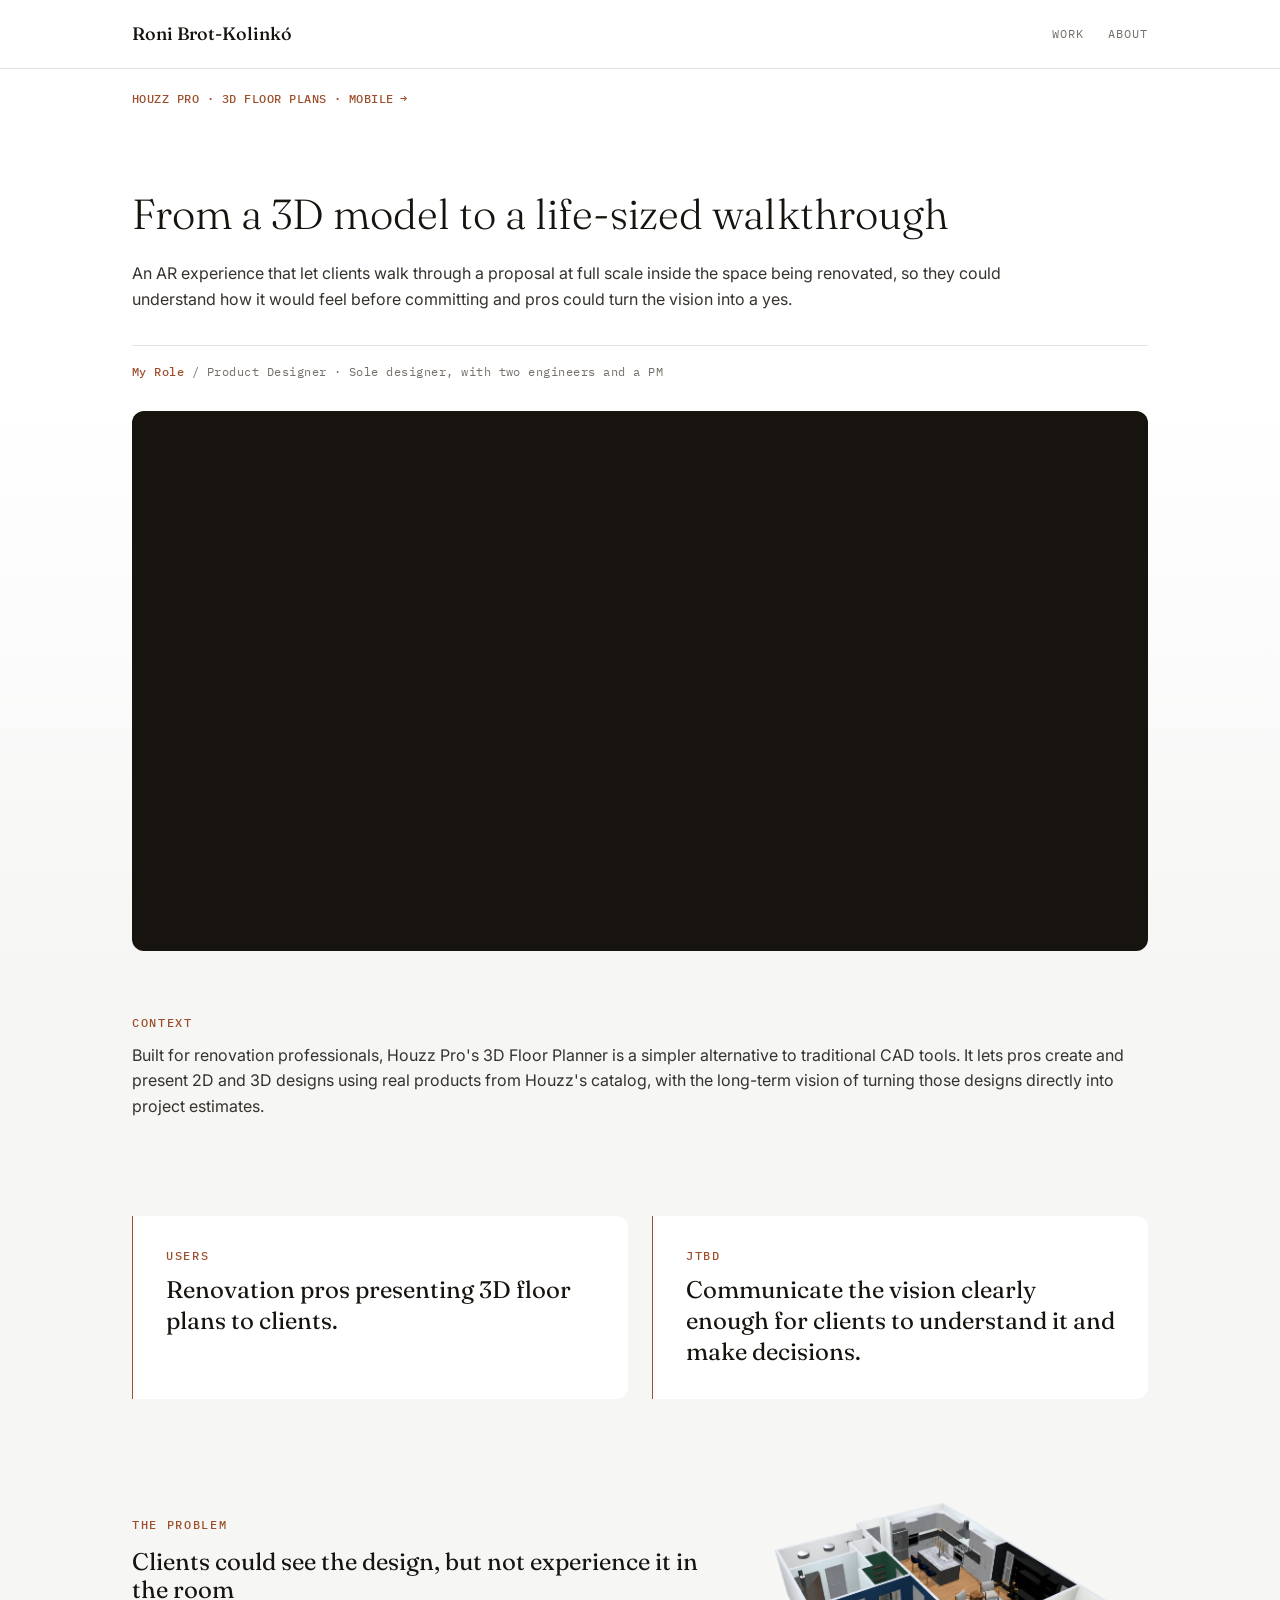
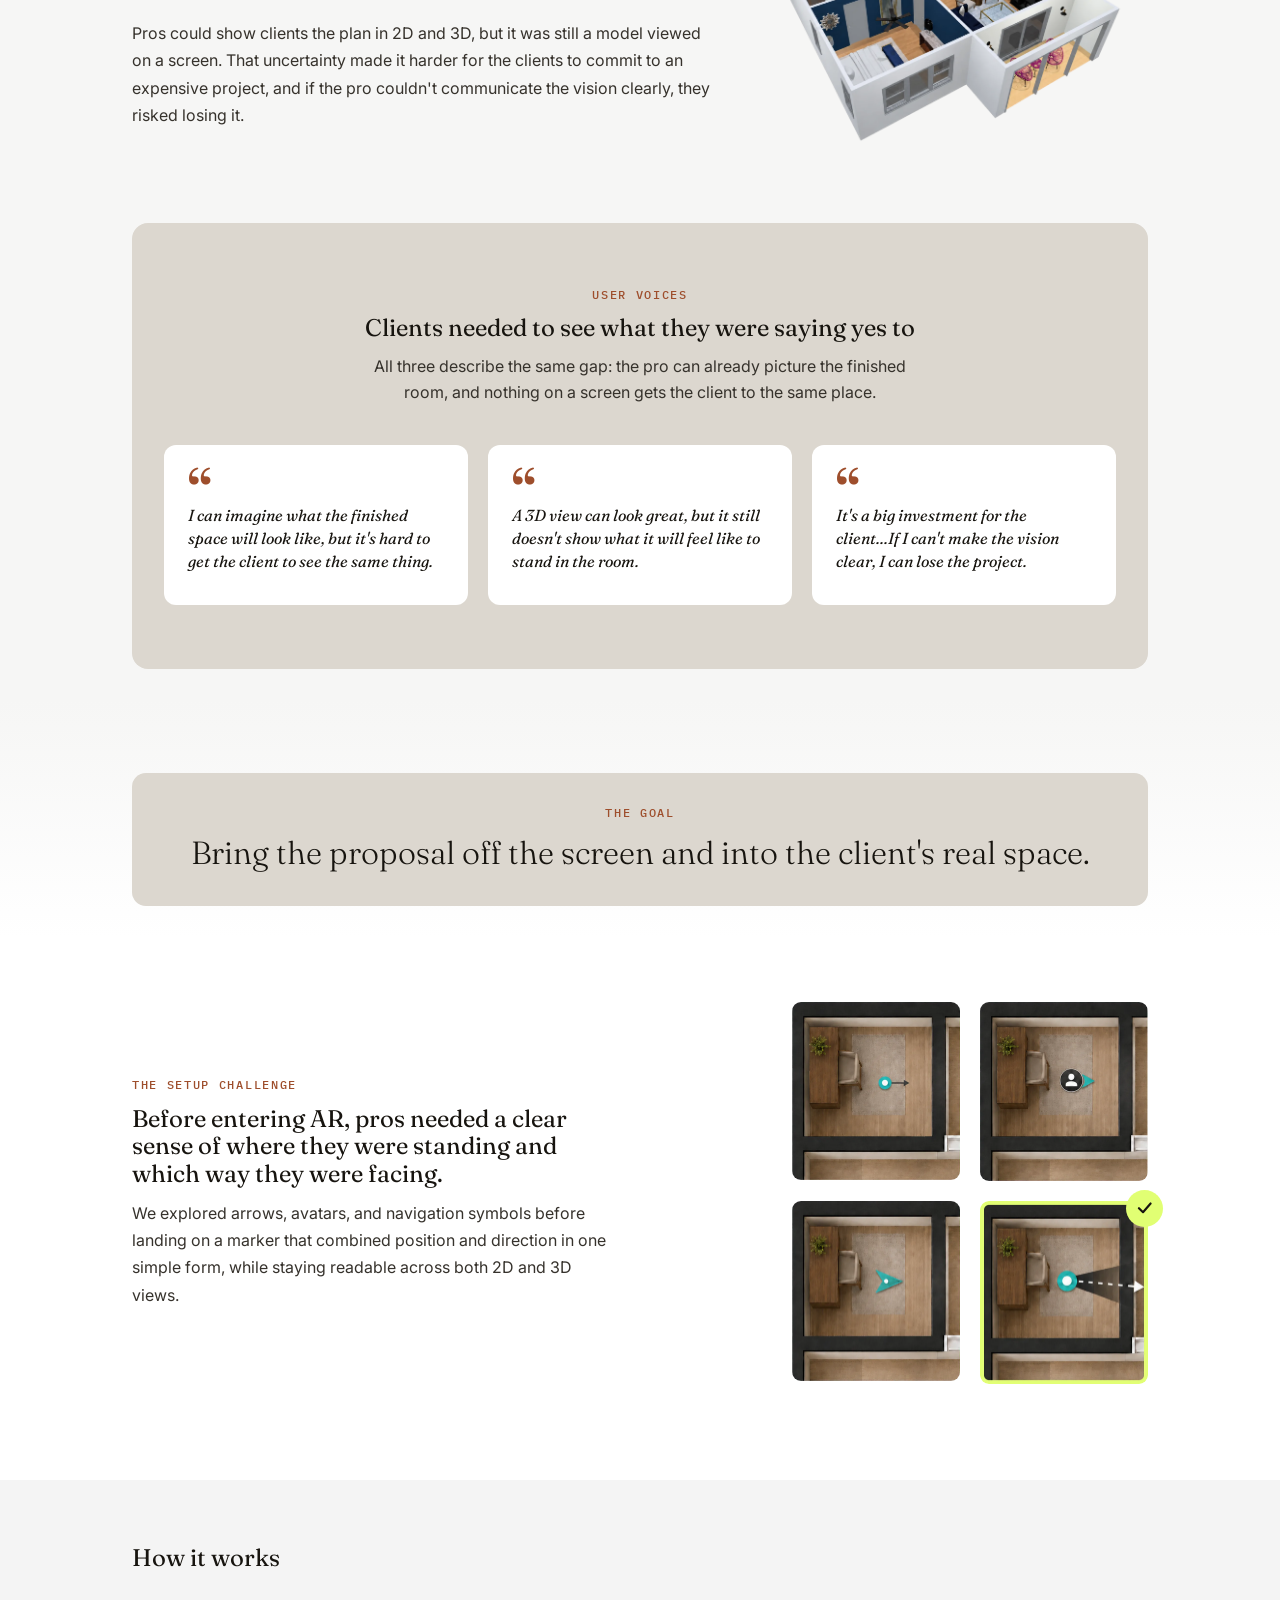
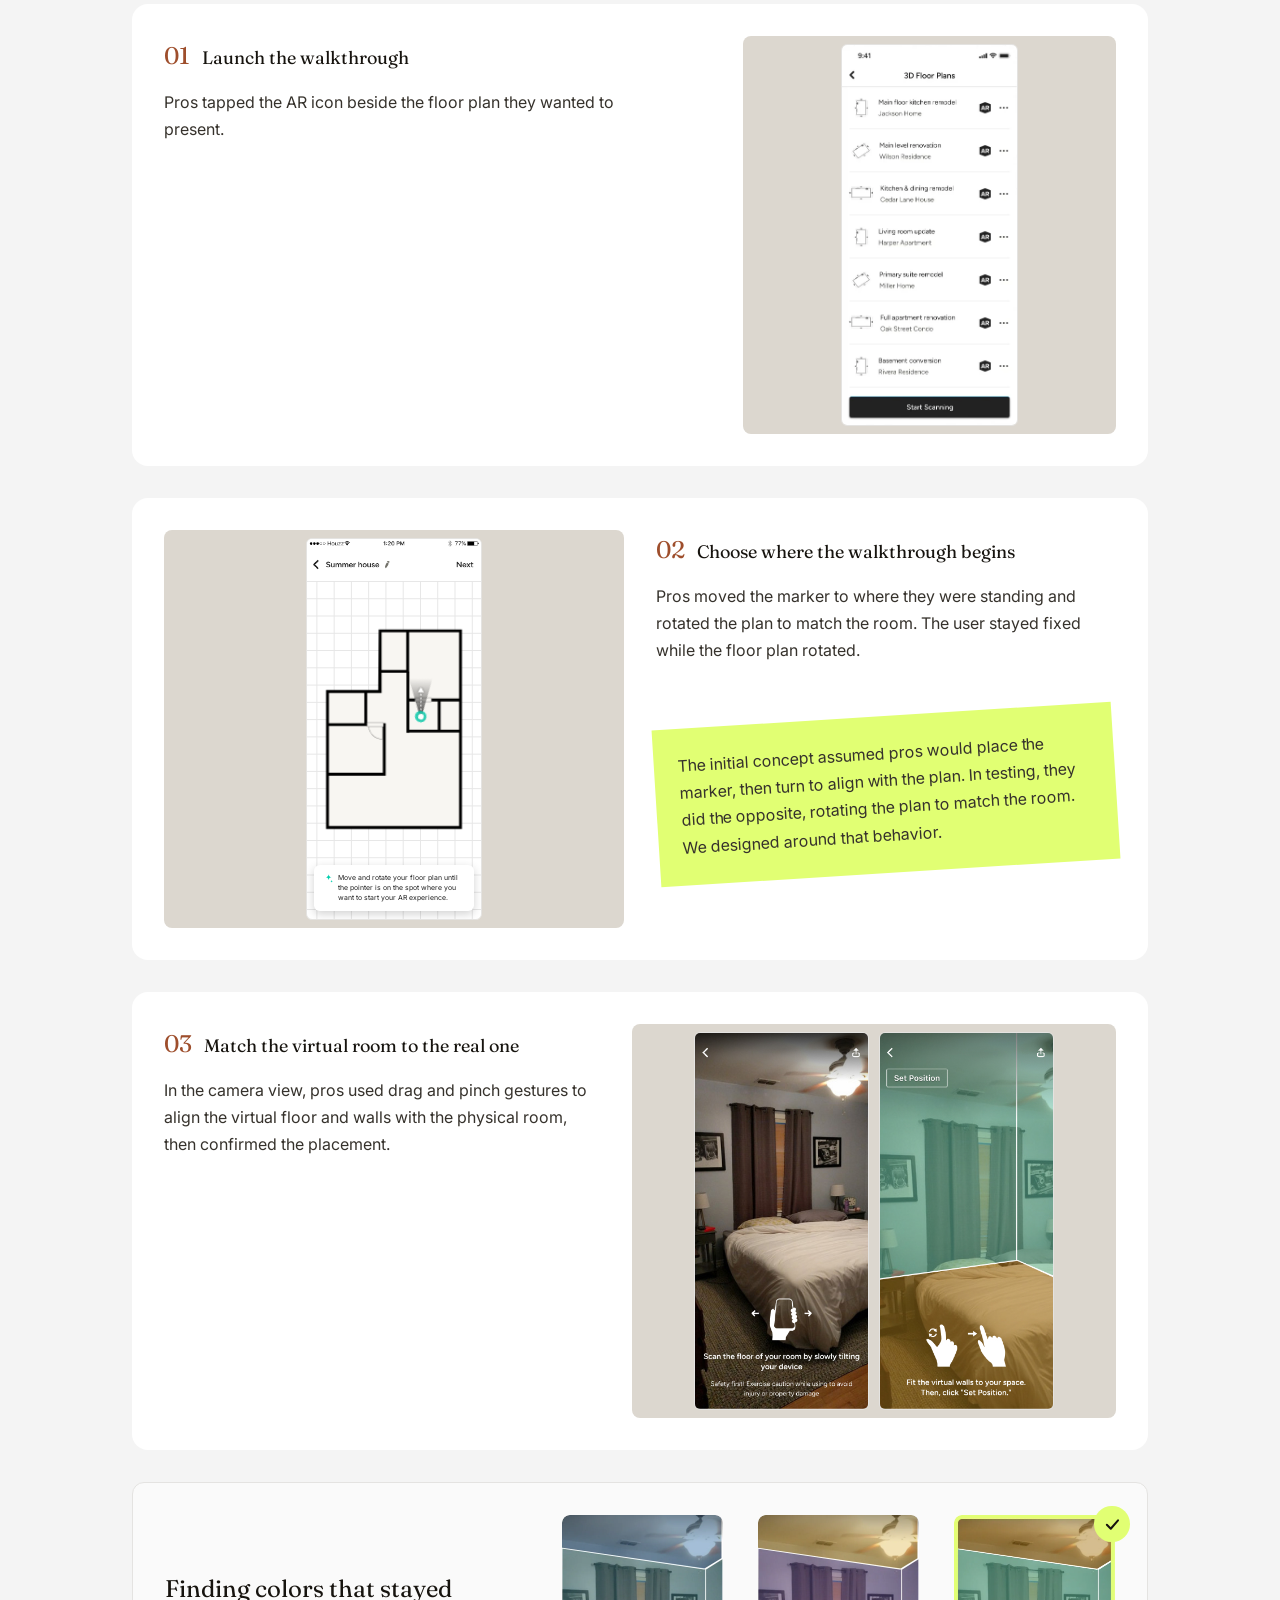
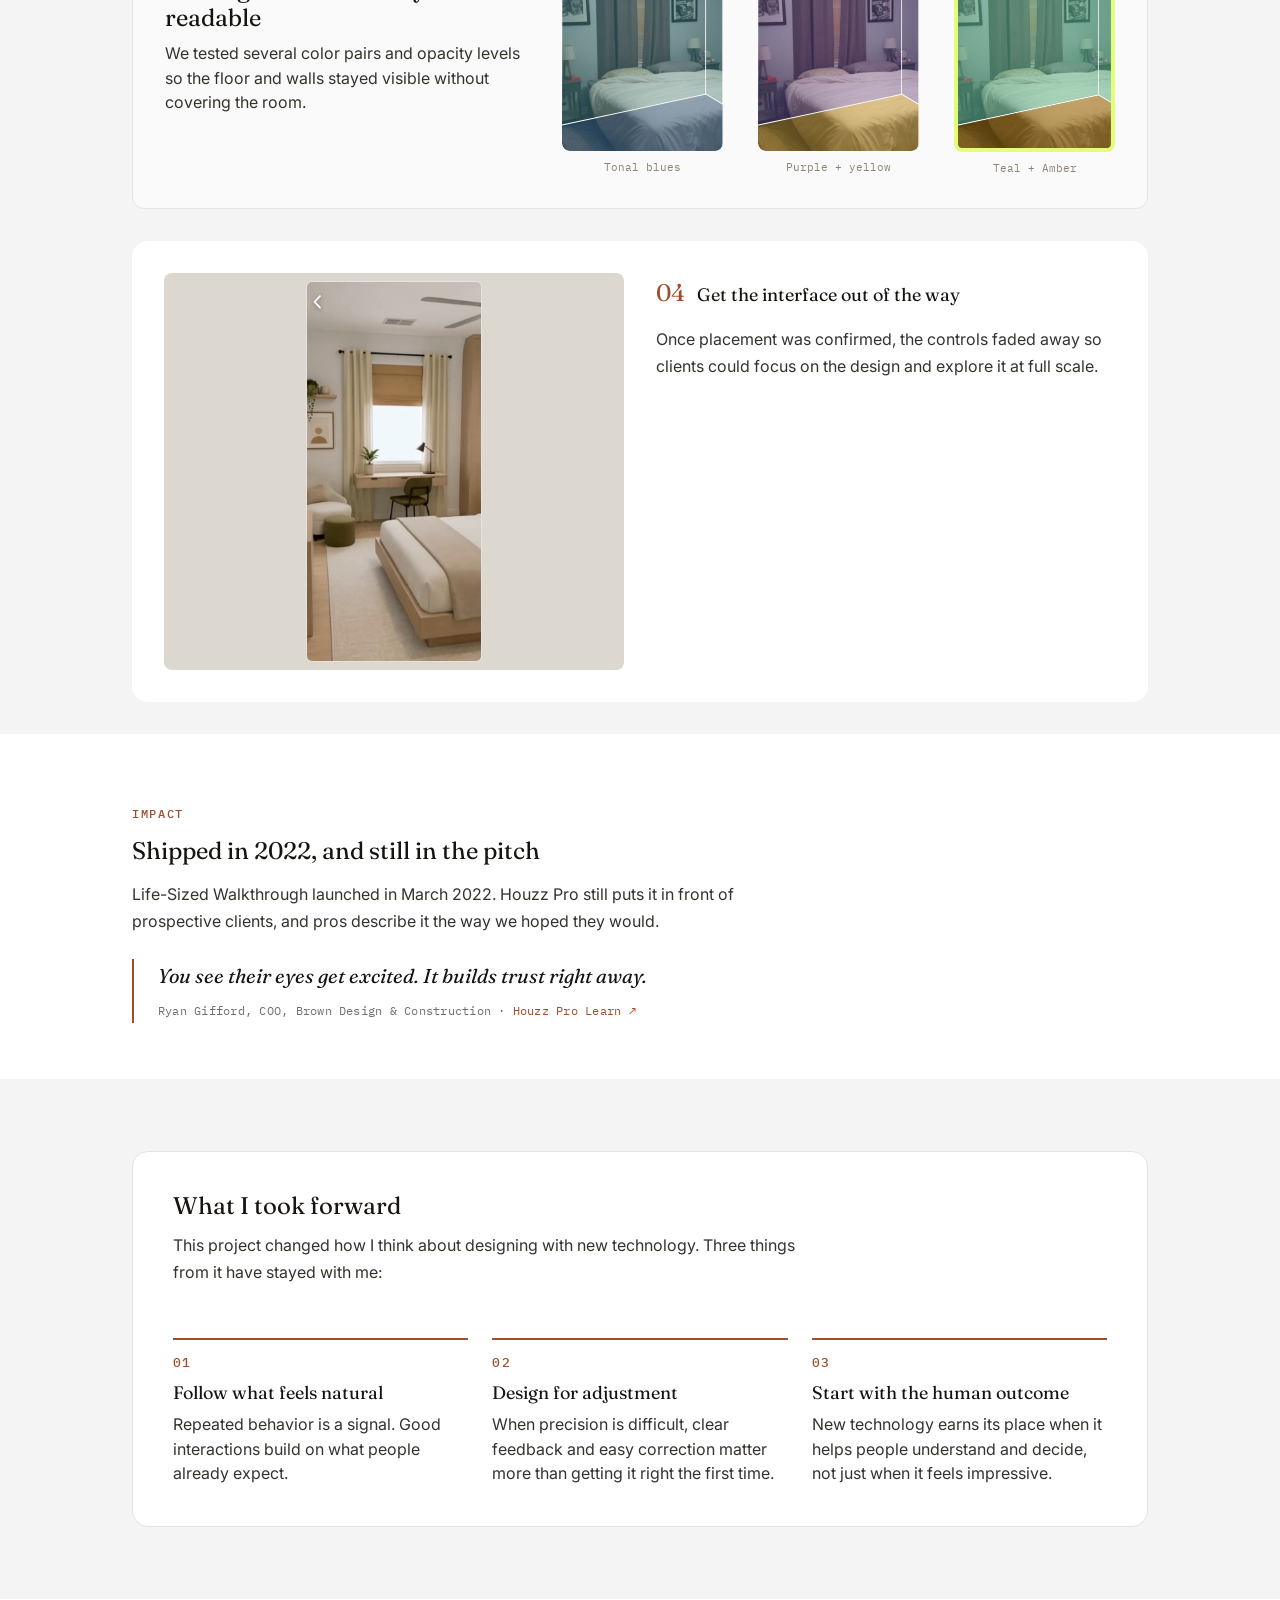
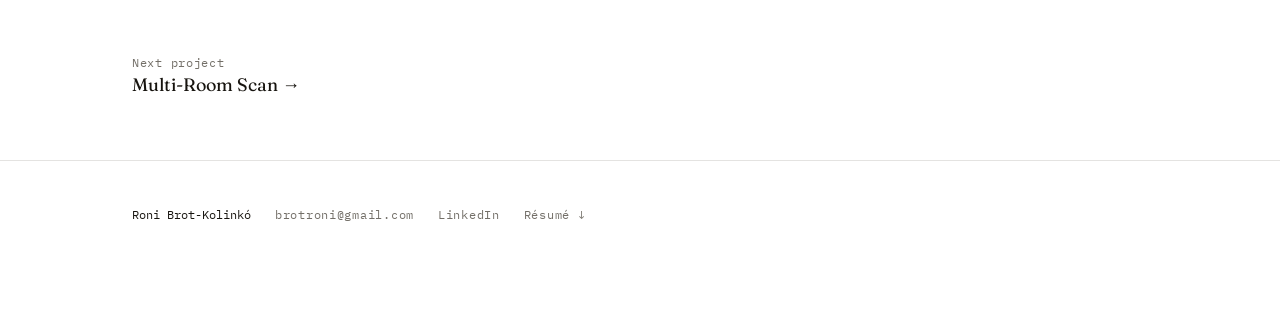
<file: work/ar-walkthrough.html>
<!DOCTYPE html>
<html lang="en">
<head>
<meta charset="utf-8">
<meta name="viewport" content="width=device-width, initial-scale=1">
<title>Life-Sized Walkthroughs - Roni Brot-Kolinkó</title>
<meta name="description" content="An AR experience that let clients walk through a proposal at full scale inside the space being renovated.">

<!-- Link preview: LinkedIn, Slack, iMessage, WhatsApp, Facebook -->
<meta property="og:type" content="website">
<meta property="og:site_name" content="Roni Brot-Kolinkó">
<meta property="og:url" content="https://brotroni-dev.github.io/work/ar-walkthrough.html">
<meta property="og:image" content="https://brotroni-dev.github.io/assets/og-image.png">
<meta property="og:image:width" content="1200">
<meta property="og:image:height" content="630">
<meta property="og:image:alt" content="Roni Brot-Kolinkó, Senior Product Designer, Tel Aviv">
<meta name="twitter:card" content="summary_large_image">
<meta name="twitter:image" content="https://brotroni-dev.github.io/assets/og-image.png">

<!-- Browser tab and home-screen icons -->
<link rel="icon" href="../assets/favicon-32.png" sizes="32x32" type="image/png">
<link rel="icon" href="../assets/favicon-512.png" sizes="512x512" type="image/png">
<link rel="apple-touch-icon" href="../assets/apple-touch-icon.png">
<link rel="preconnect" href="https://fonts.googleapis.com">
<link rel="preconnect" href="https://fonts.gstatic.com" crossorigin>
<link href="https://fonts.googleapis.com/css2?family=Fraunces:ital,opsz,wght@0,9..144,300;0,9..144,400;0,9..144,500;0,9..144,600;1,9..144,400&family=Inter:ital,wght@0,400;0,500;1,400&family=IBM+Plex+Mono:wght@400;500&display=swap" rel="stylesheet">
<link rel="stylesheet" href="../styles/tokens.css?v=139">
<link rel="stylesheet" href="../styles/main.css?v=139">
<style>
/* ============================================================
   Life-Sized Walkthroughs - visual redesign (from Figma
   node 167:213). Same system as the Floor Plan Onboarding page:
   white ground, Fraunces headings, full-bleed gray/taupe bands,
   white rounded cards per step. Prefixed lsw- so it stays
   scoped to this page.
   ============================================================ */

/* --- Shared band: background runs full-bleed (side to side); content is
   centered and locked to a 1016 column (72px sides at desktop) --- */
.lsw-band { padding-inline: max(var(--gutter), calc((100% - 1016px) / 2)); }
/* Align the shared nav to the same 1016 column */
.nav__inner { max-width: none; padding-inline: max(var(--gutter), calc((100% - 1016px) / 2)); }
.footer__inner { max-width: none; padding-inline: max(var(--gutter), calc((100% - 1016px) / 2)); }

.lsw-band .lsw-label { font-family: var(--font-mono); font-weight: 500; font-size: 12px;
  line-height: 1.3; letter-spacing: .14em; text-transform: uppercase;
  color: var(--accent); margin: 0; }
.lsw-meta, .lsw-role, .lsw-voicespanel__label, .lsw-ujcard__label { line-height: 1.3; }
.lsw-rule { width: 100%; height: 1px; border: 0; background: var(--line); margin: 0; }

/* --- Meta line (under the nav) --- */
.lsw-metabar { padding-block: 20px; line-height: 1.33; }
/* The meta line links through to the Houzz Pro context page */
.lsw-meta { display: inline-flex; align-items: baseline; gap: 6px;
  font-family: var(--font-mono); font-weight: 500; font-size: 12px;
  letter-spacing: .04em; color: var(--accent); text-decoration: none;
  transition: color 160ms ease; }
.lsw-meta i { font-style: normal; transition: transform 200ms cubic-bezier(.22, 1, .36, 1); }
.lsw-meta:hover, .lsw-meta:focus-visible { color: var(--title); }
.lsw-meta:hover i, .lsw-meta:focus-visible i { transform: translateX(4px); }
@media (prefers-reduced-motion: reduce) {
  .lsw-meta i { transition: none; }
  .lsw-meta:hover i, .lsw-meta:focus-visible i { transform: none; }
}

/* --- Opener: Fraunces Light title + lead --- */
.lsw-opener { padding-top: 64px; padding-bottom: 12px; }
.lsw-title { font-family: var(--font-display); font-weight: 300;
  font-size: clamp(30px, 5vw, 42px); line-height: 1.08; color: var(--title);
  max-width: 920px; margin: 0; }
.lsw-lead { font-family: var(--font-body); font-weight: 400; font-size: 16px;
  line-height: 1.6; color: var(--text); max-width: 920px; margin: 24px 0 0; }

/* --- Role bar --- */
.lsw-rolebar { padding-top: 20px; padding-bottom: 32px; line-height: 1.33;
  display: flex; flex-direction: column; align-items: flex-start; gap: 18px; }
.lsw-role { font-family: var(--font-mono); font-weight: 400; font-size: 12px;
  letter-spacing: .04em; color: var(--muted); margin: 0; }
.lsw-role b { color: var(--accent); font-weight: 500; }

/* --- Hero video (white -> #f6f6f5 gradient band, 1016 x 540 player) --- */
.lsw-video { background: linear-gradient(180deg, #FFFFFF 0%, #F6F6F5 100%); }
.lsw-videobox { position: relative; margin: 0; width: 100%; aspect-ratio: 1016 / 540;
  border-radius: 12px; overflow: hidden; background: #17140F; }
.lsw-videobox iframe { position: absolute; inset: 0; width: 100%; height: 100%; border: 0; }

/* --- Context (gray band) --- */
.lsw-context { background: #f6f6f5; padding-block: 64px; }
.lsw-context p { font-family: var(--font-body); font-size: 16px; line-height: 1.6;
  color: var(--text); margin: 12px 0 0; }

/* --- User voices (gradient band, taupe panel + three quote cards) --- */
/* Solid grey, not a gradient: the band sits inside the grey run now - it used
   to open white directly under the grey Context band, which put a hard edge
   there - and the goal below it is what fades out to white. */
.lsw-voices { background: #f6f6f5; padding-block: 40px 32px; }
.lsw-voicespanel { background: #dcd7cf; border-radius: 16px; padding: 64px 32px;
  display: flex; flex-direction: column; align-items: center; gap: 40px; }
.lsw-voicespanel__head { display: flex; flex-direction: column; align-items: center;
  gap: 12px; text-align: center; }
.lsw-voicespanel__label { font-family: var(--font-mono); font-weight: 500; font-size: 12px;
  letter-spacing: .14em; text-transform: uppercase; color: var(--accent); margin: 0; }
.lsw-voicespanel__h { font-family: var(--font-display); font-weight: 400; font-size: 24px;
  line-height: 1.16; color: var(--title); margin: 0; }
.lsw-voicespanel__sub { font-family: var(--font-body); font-size: 16px; line-height: 1.6;
  color: var(--text); max-width: 560px; margin: 0; }
.lsw-qcards { display: flex; gap: 20px; align-items: stretch; width: 100%; }
.lsw-qcard { flex: 1 1 0; min-width: 0; background: #fff; border-radius: 12px;
  padding: 32px 24px; display: flex; flex-direction: column; gap: 8px; margin: 0; }
.lsw-qcard__mark { font-family: var(--font-display); font-weight: 600; font-size: 56px;
  line-height: .5; height: 19px; color: var(--accent); }
.lsw-qcard__text { font-family: var(--font-display); font-style: italic; font-weight: 400;
  font-size: 16px; line-height: 1.44; color: var(--title); margin: 0; }

/* --- Users / JTBD --- */
.lsw-uj { background: #f6f6f5; padding-block: 32px 72px; display: flex; gap: 24px;
  align-items: stretch; }
.lsw-ujcard { flex: 1 1 0; min-width: 0; background: #fff;
  border-left: 1px solid var(--accent); border-radius: 0 12px 12px 0;
  padding: 32px 32px 32px 33px; }
.lsw-ujcard__label { font-family: var(--font-mono); font-weight: 500; font-size: 12px;
  letter-spacing: .14em; text-transform: uppercase; color: var(--accent); margin: 0; }
.lsw-ujcard__text { font-family: var(--font-display); font-weight: 400; font-size: 24px;
  line-height: 1.28; color: var(--title); margin: 12px 0 0; }

/* --- The problem (text + 3D plan) --- */
.lsw-problem { background: #f6f6f5; padding-block: 32px 40px; display: flex; gap: 62px;
  align-items: center; }
.lsw-problem__text { flex: 0 1 578px; min-width: 0; }
.lsw-problem__text h2 { font-family: var(--font-display); font-weight: 400; font-size: 24px;
  line-height: 1.16; color: var(--title); margin: 16px 0 0; }
.lsw-problem__text p { font-family: var(--font-body); font-size: 16px; line-height: 1.7;
  color: var(--text); margin: 16px 0 0; }
.lsw-problem__img { flex: 0 1 352px; min-width: 0; margin: 0; }
.lsw-problem__img img { width: 100%; height: auto; display: block; }

/* --- The goal (taupe card on a #f6f6f5 -> white gradient) --- */
.lsw-goalwrap { background: linear-gradient(180deg, #F6F6F5 0%, #FFFFFF 100%);
  padding-block: 72px 32px; }
.lsw-goalcard { background: #dcd7cf; border-radius: 14px; padding: 32px;
  display: flex; flex-direction: column; align-items: center; gap: 12px; text-align: center; }
.lsw-goalcard__text { font-family: var(--font-display); font-weight: 300; font-size: 32px;
  line-height: 1.28; color: var(--title); margin: 0; }

/* --- The setup challenge: text + 2x2 marker explorations --- */
.lsw-marker { padding-block: 64px 96px; display: flex; gap: 32px; align-items: center;
  justify-content: space-between; }
.lsw-marker__text { flex: 0 1 484px; min-width: 0; }
.lsw-marker__text h2 { font-family: var(--font-display); font-weight: 400; font-size: 24px;
  line-height: 1.16; color: var(--title); margin: 12px 0 0; }
.lsw-marker__text p { font-family: var(--font-body); font-size: 16px; line-height: 1.7;
  color: var(--text); margin: 12px 0 0; }
.lsw-markergrid { flex: 0 0 356px; display: grid; grid-template-columns: repeat(2, 1fr);
  gap: 20px; align-items: start; }
.lsw-markergrid figure { position: relative; margin: 0; }
.lsw-markergrid img { width: 100%; height: auto; display: block; border-radius: 9px; }
/* Chosen-option badge: sits over the top-right corner of the selected tile */
.lsw-check { position: absolute; width: 22.02%; aspect-ratio: 1; border-radius: 50%;
  background: #E1FF73; display: flex; align-items: center; justify-content: center; }
.lsw-markergrid .lsw-check { right: -8.93%; top: -6.1%; }
.lsw-check svg { width: 42%; height: auto; display: block; }

/* --- How it works: full-bleed #f4f4f4 band with white step cards --- */
.lsw-hiw { background: #f4f4f4; padding-top: 64px; }
.lsw-hiw__h { font-family: var(--font-display); font-weight: 400; font-size: 24px;
  line-height: 1.16; color: var(--title); margin: 0; }
.lsw-step { background: #f4f4f4; padding-block: 32px 0; }
.lsw-step--last { padding-block: 32px; }
.lsw-stepcard { background: #fff; border-radius: 16px; padding: 32px;
  display: flex; gap: 32px; align-items: flex-start; }
.lsw-stepcard__text { flex: 1 1 0; min-width: 0; display: flex; flex-direction: column; gap: 12px; }
.lsw-stephead { display: flex; align-items: baseline; gap: 12px;
  font-family: var(--font-display); font-weight: 400; }
.lsw-stepnum { font-size: 24px; color: var(--accent); }
.lsw-steptitle { font-size: 18px; line-height: 1.2; color: var(--title); margin: 0; font-weight: 400; }
.lsw-stepcard__text p { font-family: var(--font-body); font-size: 16px; line-height: 1.7;
  color: var(--text); margin: 0; max-width: 458px; }

/* Taupe plate the phone screenshots sit on */
.lsw-shot { background: #dcd7cf; border-radius: 8px; padding: 8px 0; margin: 0;
  display: flex; gap: 10px; align-items: center; justify-content: center; }
.lsw-shot img { border: 1px solid var(--line); border-radius: 6px;
  display: block; height: auto; }
/* Plate widths + the phone width inside them, taken from the Figma slots */
.lsw-shot--01 { flex: 0 0 373px; }
.lsw-shot--01 img { width: 47.6%; }
.lsw-shot--02, .lsw-shot--04 { flex: 1 1 0; min-width: 0; }
.lsw-shot--02 img { width: 38.3%; }
.lsw-shot--03 { flex: 0 0 484px; }
.lsw-shot--03 img { width: 36.2%; }
.lsw-shot--04 .lsw-arview { width: 38.2%; }

/* Step 04 is a clip of the walkthrough rather than a still. The source is a
   16:9 render, so it is cropped to the phone's portrait aspect - the same
   640x1386 the screenshot used, so the row height does not move. The back
   chevron is drawn on top because the clip has no interface in it, and the
   frame still has to read as a phone screen. */
.lsw-arview { position: relative; display: block; overflow: hidden;
  aspect-ratio: 640 / 1386; background: #17140F;
  border: 1px solid var(--line); border-radius: 6px; }
.lsw-arview__v { display: block; width: 100%; height: 100%; object-fit: cover; }
/* Matched to where the chevron sat in the screenshot this replaces: its glyph
   ran x 4.4%-7.5% and y 4.0%-6.5% of the phone. The path only fills the middle
   of its 24-unit box, hence the odd-looking offsets. */
.lsw-arview__back { position: absolute; left: 0.6%; top: 2.6%; width: 11.4%; height: auto;
  filter: drop-shadow(0 1px 2px rgba(0, 0, 0, .4)); }

/* ============================================================
   The animated phone.

   It has to sit in the same slot as the screenshot it replaces,
   which is only ~176px wide on a 1280 screen - far smaller than
   the 306px the artwork is drawn at. So every internal size is
   written as a multiple of --u, "one design pixel", which the
   script at the bottom sets to (rendered width / 306). The phone
   then scales exactly like a screenshot would.
   ============================================================ */
.lsw-ph-phone {
  --u: calc(176 / 306 * 1px);          /* replaced per-element by the script */
  position: relative;
  width: 38.3%;                         /* the same share of the plate as the screenshot */
  aspect-ratio: 306 / 664;
  display: flex; flex-direction: column;
  background: #FFFFFF;
  border: 1px solid var(--line);        /* matches the other phone screenshots */
  border-radius: 6px;
  overflow: hidden;
  font-family: -apple-system, 'SF Pro Text', 'Inter', system-ui, sans-serif;
  -webkit-font-smoothing: antialiased;
}

/* header: the exported status bar and title row, trimmed to its white edges.
   Its own drop shadow is left off: stacked on the stage's top rule and the
   grid's first line it made a band three times the weight of the grid, so the
   grid's first line is the only separator. Two classes, because the plate's
   ".lsw-shot img" rules (one class plus an element) would otherwise reach in,
   shrink it to the screenshot's share of the plate and give it a second
   border inside the phone's own. */
.lsw-ph-phone .lsw-ph-head { flex: none; display: block; width: 100%; height: auto;
  border: 0; border-radius: 0; }

/* screen: grid background + animation + card */
.lsw-ph-stage {
  position: relative; flex: 1; overflow: hidden;
  background-image:
    linear-gradient(#E6E6E6 1px, transparent 1px),
    linear-gradient(90deg, #E6E6E6 1px, transparent 1px);
  background-size: calc(var(--u) * 30) calc(var(--u) * 30);
  background-position: center top;
}

.lsw-ph-anim {
  /* Sized and placed to match set-starting-point.png: the plan there is
     231x340 inside a 306x664 screen, centred at 43.8% of the stage height. */
  position: absolute; left: 50%; top: 43.8%; transform: translate(-50%, -50%);
  width: 82.1%; height: auto; overflow: visible;
}
.lsw-ph-anim__plan {
  transform-box: view-box;
  transform-origin: 161.6px 148.7px;   /* the marker point = the pivot */
  animation: lswSwing 11s ease-in-out infinite;
  will-change: transform;
}
@keyframes lswSwing {
  0%   { transform: rotate(0deg);   }
  22%  { transform: rotate(19deg);  }
  44%  { transform: rotate(0deg);   }
  50%  { transform: rotate(0deg);   }
  72%  { transform: rotate(-19deg); }
  94%  { transform: rotate(0deg);   }
  100% { transform: rotate(0deg);   }
}
@media (prefers-reduced-motion: reduce) {
  .lsw-ph-anim__plan { animation: none; transform: rotate(-9deg); }
}

/* instruction card */
.lsw-ph-card {
  position: absolute; left: calc(var(--u) * 13); right: calc(var(--u) * 13);
  bottom: calc(var(--u) * 14);
  display: flex; gap: calc(var(--u) * 9); align-items: flex-start;
  background: #FFFFFF; border-radius: calc(var(--u) * 10);
  padding: calc(var(--u) * 14) calc(var(--u) * 16);
  box-shadow: 0 calc(var(--u) * 5) calc(var(--u) * 16) rgba(0,0,0,.18);
}
.lsw-ph-card svg { flex: none; width: calc(var(--u) * 16); height: calc(var(--u) * 16);
  margin-top: calc(var(--u) * 1); }
.lsw-ph-card p { margin: 0; font-size: calc(var(--u) * 12); line-height: 1.45; color: #222; }

/* Step 02: the lime testing note, tilted as in the design */
.lsw-callout { margin: 40px 0 0; background: #E1FF73; padding: 24px;
  transform: rotate(-3.6deg); }
.lsw-callout p { font-family: var(--font-body); font-size: 16px; line-height: 1.7;
  color: var(--text); margin: 0; }

/* Colour explorations: translucent white card, text + three swatch screens */
.lsw-colors { background: #f4f4f4; padding-block: 32px 0; }
.lsw-colorcard { background: rgba(255, 255, 255, .6); border: 1px solid var(--line);
  border-radius: 12px; padding: 32px; display: flex; gap: 32px; align-items: center; }
.lsw-colorcard__text { flex: 1 1 0; min-width: 0; }
.lsw-colorcard__text h3 { font-family: var(--font-display); font-weight: 400; font-size: 24px;
  line-height: 1.2; color: var(--title); margin: 0; }
.lsw-colorcard__text p { font-family: var(--font-body); font-size: 16px; line-height: 1.55;
  color: var(--text); margin: 8px 0 0; max-width: 368px; }
.lsw-swatches { flex: 0 0 auto; display: flex; gap: 35px; align-items: center; }
.lsw-swatch { position: relative; width: 161px; margin: 0;
  display: flex; flex-direction: column; align-items: center; gap: 9px; }
.lsw-swatch img { width: 100%; height: auto; display: block; border-radius: 8px; }
.lsw-swatch figcaption { font-family: var(--font-mono); font-size: 11px; line-height: 1.4;
  color: #8c8475; text-align: center; }
.lsw-swatch .lsw-check { right: -9.25%; top: -3.11%; }

/* --- Impact ---
   Sits between the last step and the learnings, on the plain white ground. */
.lsw-impact { padding-block: 72px 56px; display: flex; flex-direction: column;
  align-items: flex-start; gap: 16px; }
.lsw-impact__h { font-family: var(--font-display); font-weight: 400; font-size: 24px;
  line-height: 1.16; color: var(--title); margin: 0; max-width: 660px; }
.lsw-impact__p { font-family: var(--font-body); font-size: 16px; line-height: 1.7;
  color: var(--text); margin: 0; max-width: 660px; }

/* Named, sourced, and from after launch - so unlike the anonymous voice cards
   at the top of the page this one carries an attribution and a link anyone
   can follow. An accent rule rather than a box, so it reads as a citation
   and not as another one of the cards. */
.lsw-cite { margin: 8px 0 0; max-width: 660px; border-left: 2px solid var(--accent);
  padding: 2px 0 2px 24px; display: flex; flex-direction: column; gap: 12px; }
.lsw-cite__text { font-family: var(--font-display); font-style: italic; font-weight: 400;
  font-size: 20px; line-height: 1.45; color: var(--title); margin: 0; }
.lsw-cite__who { font-family: var(--font-mono); font-size: 12px; line-height: 1.55;
  letter-spacing: .02em; color: var(--muted); }
.lsw-cite__who a { color: var(--accent); text-decoration: none;
  border-bottom: 1px solid transparent; transition: border-color 160ms ease; }
.lsw-cite__who a:hover, .lsw-cite__who a:focus-visible { border-bottom-color: var(--accent); }
@media (max-width: 640px) {
  .lsw-impact { padding-block: 48px 40px; }
  .lsw-cite__text { font-size: 18px; }
}

/* --- Learnings (white card on the #f4f4f4 band) --- */
.lsw-learn { background: #f4f4f4; padding-block: 72px; }
.lsw-learncard { background: #fff; border: 1px solid var(--line); border-radius: 16px;
  padding: 40px; display: flex; flex-direction: column; gap: 52px; }
.lsw-learncard__h { font-family: var(--font-display); font-weight: 400; font-size: 24px;
  line-height: 1.16; color: var(--title); margin: 0; }
.lsw-learncard__intro { font-family: var(--font-body); font-size: 16px; line-height: 1.7;
  color: var(--text); margin: 12px 0 0; max-width: 660px; }
.lsw-learngrid { display: grid; grid-template-columns: repeat(3, 1fr); gap: 24px; }
.lsw-learnitem { border-top: 2px solid var(--accent); padding-top: 12px;
  display: flex; flex-direction: column; gap: 8px; }
.lsw-learnitem__n { font-family: var(--font-mono); font-weight: 500; font-size: 13px;
  letter-spacing: .1em; color: var(--accent); margin: 0; }
.lsw-learnitem__t { font-family: var(--font-display); font-weight: 400; font-size: 18px;
  line-height: 1.2; color: var(--title); margin: 0; }
.lsw-learnitem__d { font-family: var(--font-body); font-size: 16px; line-height: 1.55;
  color: var(--text); margin: 0; }

/* --- Next project --- */
.lsw-next { padding-bottom: 32px; }
.lsw-nextlink { display: inline-flex; flex-direction: column; gap: 2px;
  margin: 56px 0 32px; line-height: 1.3; text-decoration: none; }
.lsw-nextlink__k { font-family: var(--font-mono); font-size: 12px; letter-spacing: .06em;
  color: var(--muted); }
.lsw-nextlink__t { font-family: var(--font-display); font-weight: 400; font-size: 18px;
  color: var(--title); }
.lsw-nextlink:hover .lsw-nextlink__t { color: var(--accent); }

.lsw-footwrap { margin-top: 0; padding-top: 32px; }

/* ---------- Responsive ---------- */
@media (max-width: 1000px) {
  .lsw-colorcard { flex-direction: column; align-items: flex-start; gap: 24px; }
  .lsw-swatches { align-self: center; gap: 24px; }
  .lsw-swatch { width: auto; flex: 1 1 0; min-width: 0; }
}
@media (max-width: 900px) {
  /* Stacked: flex-basis would become a HEIGHT here, so hand sizing back to content */
  .lsw-problem, .lsw-marker { flex-direction: column; align-items: flex-start;
    justify-content: flex-start; gap: 32px; }
  .lsw-problem > *, .lsw-marker > * { flex: 0 0 auto; width: 100%; }
  .lsw-problem__img, .lsw-markergrid { align-self: center; max-width: 420px; }
  .lsw-stepcard { flex-direction: column; }
  .lsw-stepcard > * { width: 100%; flex: 0 0 auto; }
  .lsw-stepcard--flip { flex-direction: column-reverse; }
  .lsw-stepcard__text p { max-width: none; }
  /* Stacked, the plate was a 294px card holding a 188px phone, which read as a
     box too big for the thing in it. It becomes the card's foot instead: taupe
     running the card's full width, its own corners given up for the card's.
     The phone lands at 213px, the same 54% of a phone's height the rest of the
     site settles at. */
  .lsw-shot { width: calc(100% + 48px);    /* the `> *` reset above pins it to 100%, which
       the negative margins would only shift. `auto` collapses step 02, whose phone is
       built in HTML at a percentage width and so offers nothing to size from. */
    margin: 0 -24px -24px; border-radius: 0 0 16px 16px; padding: 20px 0; }
  .lsw-shot--01 img, .lsw-shot--02 img, .lsw-shot--04 .lsw-arview, .lsw-ph-phone { width: 62%; }
  /* Step 03 is the only plate with two screens. Side by side they came out at
     137px each, half the size of the single screens above. Stacked instead,
     each one matches them. */
  .lsw-shot--03 { flex-direction: column; gap: 24px; }
  .lsw-shot--03 img { width: 62%; max-width: 260px; }
  .lsw-uj { flex-direction: column; }
  .lsw-learngrid { grid-template-columns: 1fr; gap: 32px; }
}
@media (max-width: 700px) {
  .lsw-qcards { flex-direction: column; }
  .lsw-goalcard__text { font-size: 24px; }
  .lsw-voicespanel { padding: 40px 20px; gap: 32px; }
  .lsw-voicespanel__h { font-size: 21px; }
  .lsw-learncard, .lsw-stepcard, .lsw-colorcard { padding: 24px; }
  .lsw-callout { transform: rotate(-2deg); }
  /* Three swatches at 132px wrapped 2 + 1, leaving an orphan, and a colour
     pair cannot be judged at that size - which is what the section is for.
     One per row at the same width as the screens above. */
  .lsw-swatches { flex-direction: column; align-items: center; gap: 32px; }
  /* px, not %: .lsw-swatches is centred and so shrinks to its content, which
     makes a percentage here circular - it resolved back to the 161px base. */
  .lsw-swatch { flex: 0 0 auto; width: 212px; max-width: 100%; }
}

/* ---------- Mobile vertical rhythm ----------
   Every band above is spaced for the 1016 column, where the eye crosses a
   lot of horizontal distance between sections. Stacked on a phone those same
   paddings read as dead scroll, so the section spacing is scaled back here.
   Nothing in this block applies above 700px. */
@media (max-width: 700px) {
  .lsw-opener { padding-top: 40px; }
  .lsw-rolebar { padding-bottom: 24px; }
  .lsw-context { padding-block: 36px; }
  .lsw-voices { padding-block: 24px 24px; }
  .lsw-uj { padding-block: 24px 40px; }
  .lsw-problem { padding-block: 24px 24px; }
  .lsw-goalwrap { padding-block: 40px 24px; }
  .lsw-marker { padding-block: 36px 48px; }
  .lsw-hiw { padding-top: 36px; }
  .lsw-step { padding-block: 20px 0; }
  .lsw-step--last { padding-block: 20px; }
  .lsw-colors { padding-block: 20px 0; }
  .lsw-learn { padding-block: 40px; }
  .lsw-learncard { gap: 32px; }
  .lsw-nextlink { margin: 32px 0 24px; }
  .lsw-next { padding-bottom: 24px; }
}
</style>
<script src="../scripts/nav.js?v=3" defer></script>
</head>
<body class="lsw">

<!-- Nav -->
<nav class="nav">
  <div class="nav__inner">
    <a class="nav__name" href="../index.html">Roni Brot-Kolinkó</a>
    <span class="nav__links">
      <a href="../index.html#work">Work</a>
      <a href="../about/">About</a>
    </span>
  </div>
</nav>

<!-- Meta line -->
<div class="lsw-band lsw-metabar">
  <a class="lsw-meta" href="houzz-3d-floor-plans.html">HOUZZ PRO &middot; 3D FLOOR PLANS &middot; MOBILE <i aria-hidden="true">&rarr;</i></a>
</div>

<!-- Opener: title + lead -->
<header class="lsw-band lsw-opener">
  <h1 class="lsw-title">From a 3D model to a life-sized walkthrough</h1>
  <p class="lsw-lead">An AR experience that let clients walk through a proposal at full scale inside the space being renovated, so they could understand how it would feel before committing and pros could turn the vision into a yes.</p>
</header>

<!-- Role bar -->
<div class="lsw-band lsw-rolebar">
  <hr class="lsw-rule">
  <p class="lsw-role"><b>My Role</b> / Product Designer &middot; Sole designer, with two engineers and a PM</p>
</div>

<!-- Hero video -->
<div class="lsw-band lsw-video">
  <figure class="lsw-videobox">
    <iframe src="https://www.youtube.com/embed/uX66wrFXuCE" title="Houzz Pro launch video: the AR walkthrough" loading="lazy" allow="accelerometer; autoplay; clipboard-write; encrypted-media; gyroscope; picture-in-picture; web-share" allowfullscreen></iframe>
  </figure>
</div>

<!-- Context -->
<section class="lsw-band lsw-context">
  <p class="lsw-label">Context</p>
  <p>Built for renovation professionals, Houzz Pro's 3D Floor Planner is a simpler alternative to traditional CAD tools. It lets pros create and present 2D and 3D designs using real products from Houzz's catalog, with the long-term vision of turning those designs directly into project estimates.</p>
</section>

<!-- Users / JTBD -->
<div class="lsw-band lsw-uj">
  <div class="lsw-ujcard">
    <p class="lsw-ujcard__label">Users</p>
    <p class="lsw-ujcard__text">Renovation pros presenting 3D floor plans to clients.</p>
  </div>
  <div class="lsw-ujcard">
    <p class="lsw-ujcard__label">JtbD</p>
    <p class="lsw-ujcard__text">Communicate the vision clearly enough for clients to understand it and make decisions.</p>
  </div>
</div>

<!-- The problem -->
<section class="lsw-band lsw-problem">
  <div class="lsw-problem__text">
    <p class="lsw-label">The problem</p>
    <h2>Clients could see the design, but not experience it in the room</h2>
    <p>Pros could show clients the plan in 2D and 3D, but it was still a model viewed on a screen. That uncertainty made it harder for the clients to commit to an expensive project, and if the pro couldn't communicate the vision clearly, they risked losing it.</p>
  </div>
  <figure class="lsw-problem__img">
    <img src="../media/ar/problem-plan.webp" alt="A 3D floor plan of a furnished apartment, seen from above on a screen" width="1458" height="991">
  </figure>
</section>

<!-- User voices -->
<section class="lsw-band lsw-voices">
  <div class="lsw-voicespanel">
    <div class="lsw-voicespanel__head">
      <p class="lsw-voicespanel__label">User voices</p>
      <h2 class="lsw-voicespanel__h">Clients needed to see what they were saying yes to</h2>
      <p class="lsw-voicespanel__sub">All three describe the same gap: the pro can already picture the finished room, and nothing on a screen gets the client to the same place.</p>
    </div>
    <div class="lsw-qcards">
      <figure class="lsw-qcard">
        <span class="lsw-qcard__mark" aria-hidden="true">&ldquo;</span>
        <blockquote class="lsw-qcard__text">I can imagine what the finished space will look like, but it's hard to get the client to see the same thing.</blockquote>
      </figure>
      <figure class="lsw-qcard">
        <span class="lsw-qcard__mark" aria-hidden="true">&ldquo;</span>
        <blockquote class="lsw-qcard__text">A 3D view can look great, but it still doesn't show what it will feel like to stand in the room.</blockquote>
      </figure>
      <figure class="lsw-qcard">
        <span class="lsw-qcard__mark" aria-hidden="true">&ldquo;</span>
        <blockquote class="lsw-qcard__text">It's a big investment for the client...If I can't make the vision clear, I can lose the project.</blockquote>
      </figure>
    </div>
  </div>
</section>

<!-- The goal -->
<div class="lsw-band lsw-goalwrap">
  <div class="lsw-goalcard">
    <p class="lsw-label">The goal</p>
    <p class="lsw-goalcard__text">Bring the proposal off the screen and into the client's real space.</p>
  </div>
</div>

<!-- The setup challenge: marker explorations -->
<section class="lsw-band lsw-marker">
  <div class="lsw-marker__text">
    <p class="lsw-label">The setup challenge</p>
    <h2>Before entering AR, pros needed a clear sense of where they were standing and which way they were facing.</h2>
    <p>We explored arrows, avatars, and navigation symbols before landing on a marker that combined position and direction in one simple form, while staying readable across both 2D and 3D views.</p>
  </div>
  <div class="lsw-markergrid">
    <figure><img src="../media/ar/marker-01.webp" alt="Marker exploration: a dot with a straight arrow pointing right" width="672" height="712" loading="lazy" decoding="async"></figure>
    <figure><img src="../media/ar/marker-02.webp" alt="Marker exploration: an avatar badge with a direction cone" width="672" height="716" loading="lazy" decoding="async"></figure>
    <figure><img src="../media/ar/marker-03.webp" alt="Marker exploration: a navigation arrow symbol" width="672" height="721" loading="lazy" decoding="async"></figure>
    <figure>
      <img src="../media/ar/marker-04.webp" alt="The chosen marker: a dot with a wide direction cone and a dashed sight line" width="672" height="733" loading="lazy" decoding="async">
      <span class="lsw-check" role="img" aria-label="Chosen direction">
        <svg viewBox="0 0 16 16" fill="none" aria-hidden="true"><path d="M2 8.4 6.2 12.6 14 3.6" stroke="#17140F" stroke-width="2.2" stroke-linecap="round" stroke-linejoin="round"/></svg>
      </span>
    </figure>
  </div>
</section>

<!-- How it works -->
<div class="lsw-band lsw-hiw">
  <h2 class="lsw-hiw__h">How it works</h2>
</div>

<!-- 01 -->
<div class="lsw-band lsw-step">
  <div class="lsw-stepcard">
    <div class="lsw-stepcard__text">
      <div class="lsw-stephead">
        <span class="lsw-stepnum">01</span>
        <h3 class="lsw-steptitle">Launch the walkthrough</h3>
      </div>
      <p>Pros tapped the AR icon beside the floor plan they wanted to present.</p>
    </div>
    <figure class="lsw-shot lsw-shot--01">
      <img src="../media/ar/floor-plans-list.webp?v=2" alt="The 3D Floor Plans list on mobile, each plan with an AR icon beside it" width="383" height="820" loading="lazy" decoding="async">
    </figure>
  </div>
</div>

<!-- 02 -->
<div class="lsw-band lsw-step">
  <div class="lsw-stepcard lsw-stepcard--flip">
    <figure class="lsw-shot lsw-shot--02">
      <div class="lsw-ph-phone" role="img"
           aria-label="A phone showing the Summer house floor plan on a grid. The plan turns gently from side to side around a fixed user marker that keeps facing the same direction.">

        <!-- header: the app's own status bar and title row, exported from the design -->
        <img class="lsw-ph-head" src="../media/ar/entry-header.webp?v=2" alt="" width="594" height="145" decoding="async">

        <!-- screen -->
        <div class="lsw-ph-stage">
          <svg class="lsw-ph-anim" viewBox="-6 -6 244 352" xmlns="http://www.w3.org/2000/svg">
            <defs>
              <linearGradient id="fprMarkCone" x1="15.9176" y1="56.412" x2="33.6614" y2="6.63444" gradientUnits="userSpaceOnUse">
                <stop/><stop offset="1" stop-opacity="0.01"/>
              </linearGradient>
              <filter id="fprMarkArrow" x="15.9634" y="2.75921" width="23.5327" height="47.5737" filterUnits="userSpaceOnUse" color-interpolation-filters="sRGB">
                <feFlood flood-opacity="0" result="bg"/>
                <feColorMatrix in="SourceAlpha" type="matrix" values="0 0 0 0 0 0 0 0 0 0 0 0 0 0 0 0 0 0 127 0" result="a"/>
                <feOffset dy="0.816591"/><feGaussianBlur stdDeviation="1.63318"/><feComposite in2="a" operator="out"/>
                <feColorMatrix type="matrix" values="0 0 0 0 0 0 0 0 0 0 0 0 0 0 0 0 0 0 0.25 0"/>
                <feBlend mode="normal" in2="bg" result="e1"/><feBlend mode="normal" in="SourceGraphic" in2="e1" result="shape"/>
              </filter>
              <filter id="fprMarkHalo" x="6.13761" y="41.1404" width="22.8464" height="22.8464" filterUnits="userSpaceOnUse" color-interpolation-filters="sRGB">
                <feFlood flood-opacity="0" result="bg"/>
                <feColorMatrix in="SourceAlpha" type="matrix" values="0 0 0 0 0 0 0 0 0 0 0 0 0 0 0 0 0 0 127 0" result="a"/>
                <feOffset dy="0.816591"/><feGaussianBlur stdDeviation="0.816591"/><feComposite in2="a" operator="out"/>
                <feColorMatrix type="matrix" values="0 0 0 0 0 0 0 0 0 0 0 0 0 0 0 0 0 0 0.25 0"/>
                <feBlend mode="normal" in2="bg" result="e1"/><feBlend mode="normal" in="SourceGraphic" in2="e1" result="shape"/>
              </filter>
              <filter id="fprMarkDot" x="8.00699" y="43.1456" width="19.6008" height="19.6008" filterUnits="userSpaceOnUse" color-interpolation-filters="sRGB">
                <feFlood flood-opacity="0" result="bg"/>
                <feColorMatrix in="SourceAlpha" type="matrix" values="0 0 0 0 0 0 0 0 0 0 0 0 0 0 0 0 0 0 127 0" result="a"/>
                <feOffset dy="0.816591"/><feGaussianBlur stdDeviation="2.44977"/>
                <feColorMatrix type="matrix" values="0 0 0 0 0 0 0 0 0 0 0 0 0 0 0 0 0 0 0.16 0"/>
                <feBlend mode="normal" in2="bg" result="e1"/><feBlend mode="normal" in="SourceGraphic" in2="e1" result="shape"/>
              </filter>
            </defs>

            <!-- Rotating floor plan -->
            <g class="lsw-ph-anim__plan">
              <path d="M229.462 338.069H2.4502L2.4502 247.084L2.4502 162.471L2.4502 105.826H91.5072L92.265 2.4502L139.294 2.4502L229.462 2.4502V120.342V173.446V338.069Z" fill="#F8F6F2"/>
              <path d="M2.4502 162.471L2.4502 105.826H94.7402M139.294 2.4502L92.265 2.4502L91.5072 105.826H2.4502M92.265 2.4502V71.4857M92.265 105.826V71.4857M92.265 71.4857H139.294V2.4502M139.294 2.4502L229.462 2.4502V120.342M139.294 173.446H193.041M229.462 173.446V338.069H2.4502L2.4502 247.084M229.462 173.446V120.342M229.462 173.446H193.041M229.462 120.342H193.041M139.294 120.342C160.284 120.342 172.052 120.342 193.041 120.342M193.041 120.342V173.446M2.4502 247.084H99.337V162.471H2.4502M2.4502 247.084L2.4502 162.471" stroke="black" stroke-width="4.89955" fill="none"/>
              <path d="M139.638 71.8604V176.384" stroke="black" stroke-width="4.89955" fill="none"/>
              <path d="M67.7773 106.155L67.7773 162.5" stroke="black" stroke-width="4.89955" fill="none"/>
              <path d="M72.4844 163.345L72.4844 163.549L72.2802 163.549L72.2802 163.345L72.4844 163.345ZM72.4844 163.268L72.2802 163.267L72.6885 163.268L72.4844 163.268ZM72.4834 163.344L72.2793 163.344L72.2793 163.344L72.4834 163.344ZM96.209 187.069L96.4131 187.069L96.4131 187.273L96.209 187.273L96.209 187.069ZM96.209 163.345L96.209 163.141L96.4131 163.141L96.4131 163.345L96.209 163.345ZM72.4844 163.345L72.2802 163.345L72.2802 163.268L72.4844 163.268L72.6885 163.268L72.6885 163.345L72.4844 163.345ZM72.4844 163.268L72.6885 163.268C72.6885 163.283 72.6882 163.297 72.688 163.309C72.6877 163.322 72.6876 163.333 72.6875 163.344L72.4834 163.344L72.2793 163.344C72.2793 163.329 72.2795 163.314 72.2797 163.302C72.28 163.289 72.2802 163.278 72.2802 163.267L72.4844 163.268ZM72.4834 163.344L72.6875 163.344C72.6875 176.334 83.2185 186.865 96.209 186.865L96.209 187.069L96.209 187.273C82.993 187.273 72.2793 176.56 72.2793 163.344L72.4834 163.344ZM96.209 187.069L96.0048 187.069L96.0048 163.345L96.209 163.345L96.4131 163.345L96.4131 187.069L96.209 187.069ZM96.209 163.345L96.209 163.549L72.4844 163.549L72.4844 163.345L72.4844 163.141L96.209 163.141L96.209 163.345Z" fill="#222222"/>
              <rect x="-0.204148" y="0.204148" width="27.9806" height="6.89171" rx="0.612443" transform="matrix(-1 -1.36411e-08 1.03966e-08 1 97.786 158.828)" fill="#F8F6F2" stroke="#222222" stroke-width="0.408295"/>
              <rect x="-0.204148" y="0.204148" width="27.9806" height="6.89171" rx="0.612443" transform="matrix(-1 -1.36411e-08 1.03966e-08 1 179.737 116.521)" fill="#F8F6F2" stroke="#222222" stroke-width="0.408295"/>
            </g>

            <!-- Fixed user marker, rotated so its cone points straight up -->
            <g transform="translate(161.6 148.7) rotate(-19.62) translate(-17.5613 -51.7446)">
              <ellipse cx="17.5613" cy="51.7446" rx="4.89351" ry="4.89351" transform="rotate(-160.381 17.5613 51.7446)" fill="#00CFAD"/>
              <g transform="translate(15.9176 56.412) scale(1.32) translate(-15.9176 -56.412)">
                <path opacity="0.9" d="M15.9176 56.412L19.3689 1.53924L33.6616 6.63405L47.9542 11.7289L15.9176 56.412Z" fill="url(#fprMarkCone)" fill-opacity="0.8"/>
              </g>
              <g filter="url(#fprMarkArrow)">
                <path d="M34.5311 5.20886L27.3484 11.3177L36.2302 14.4837L34.5311 5.20886ZM19.9993 45.9756L20.7685 46.2498L21.2875 44.7938L20.5183 44.5196L19.7491 44.2454L19.2301 45.7014L19.9993 45.9756ZM21.5563 41.6077L22.3255 41.8819L23.3635 38.97L22.5943 38.6958L21.8251 38.4216L20.7871 41.3335L21.5563 41.6077ZM23.6323 35.7839L24.4014 36.0581L25.4394 33.1462L24.6702 32.872L23.9011 32.5978L22.8631 35.5097L23.6323 35.7839ZM25.7082 29.9601L26.4774 30.2343L27.5154 27.3224L26.7462 27.0482L25.977 26.774L24.9391 29.6859L25.7082 29.9601ZM27.7842 24.1363L28.5534 24.4105L29.5914 21.4985L28.8222 21.2244L28.053 20.9502L27.015 23.8621L27.7842 24.1363ZM29.8602 18.3125L30.6294 18.5866L31.6674 15.6747L30.8982 15.4005L30.129 15.1264L29.091 18.0383L29.8602 18.3125ZM31.9362 12.4886L32.7053 12.7628L33.7433 9.85091L32.9741 9.57672L32.205 9.30254L31.167 12.2144L31.9362 12.4886ZM34.5311 5.20886L27.3484 11.3177L36.2302 14.4837L34.5311 5.20886ZM19.9993 45.9756L20.7685 46.2498L21.2875 44.7938L20.5183 44.5196L19.7491 44.2454L19.2301 45.7014L19.9993 45.9756ZM21.5563 41.6077L22.3255 41.8819L23.3635 38.97L22.5943 38.6958L21.8251 38.4216L20.7871 41.3335L21.5563 41.6077ZM23.6323 35.7839L24.4014 36.0581L25.4394 33.1462L24.6702 32.872L23.9011 32.5978L22.8631 35.5097L23.6323 35.7839ZM25.7082 29.9601L26.4774 30.2343L27.5154 27.3224L26.7462 27.0482L25.977 26.774L24.9391 29.6859L25.7082 29.9601ZM27.7842 24.1363L28.5534 24.4105L29.5914 21.4985L28.8222 21.2244L28.053 20.9502L27.015 23.8621L27.7842 24.1363ZM29.8602 18.3125L30.6294 18.5866L31.6674 15.6747L30.8982 15.4005L30.129 15.1264L29.091 18.0383L29.8602 18.3125ZM31.9362 12.4886L32.7053 12.7628L33.7433 9.85091L32.9741 9.57672L32.205 9.30254L31.167 12.2144L31.9362 12.4886Z" fill="white"/>
              </g>
              <g opacity="0.8" filter="url(#fprMarkHalo)">
                <ellipse cx="17.5608" cy="51.747" rx="9.78701" ry="9.78701" transform="rotate(-160.381 17.5608 51.747)" fill="#00CFAD"/>
              </g>
              <g filter="url(#fprMarkDot)">
                <ellipse cx="17.8076" cy="52.1294" rx="4.89955" ry="4.89954" transform="rotate(-160.381 17.8076 52.1294)" fill="white"/>
              </g>
            </g>
          </svg>

          <!-- instruction card -->
          <div class="lsw-ph-card">
            <svg viewBox="0 0 16 16" fill="none"><path d="M8 0.5c.4 3.2 1.9 4.7 5.1 5.1-3.2.4-4.7 1.9-5.1 5.1-.4-3.2-1.9-4.7-5.1-5.1C6.1 5.2 7.6 3.7 8 .5z" fill="#00CFAD"/><path d="M13.2 10.4c.2 1.4.9 2.1 2.3 2.3-1.4.2-2.1.9-2.3 2.3-.2-1.4-.9-2.1-2.3-2.3 1.4-.2 2.1-.9 2.3-2.3z" fill="#00CFAD"/></svg>
            <p>Move and rotate your floor plan until the pointer is on the spot where you want to start your AR experience.</p>
          </div>
        </div>
      </div>
    </figure>
    <div class="lsw-stepcard__text">
      <div class="lsw-stephead">
        <span class="lsw-stepnum">02</span>
        <h3 class="lsw-steptitle">Choose where the walkthrough begins</h3>
      </div>
      <p>Pros moved the marker to where they were standing and rotated the plan to match the room. The user stayed fixed while the floor plan rotated.</p>
      <div class="lsw-callout">
        <p>The initial concept assumed pros would place the marker, then turn to align with the plan. In testing, they did the opposite, rotating the plan to match the room. We designed around that behavior.</p>
      </div>
    </div>
  </div>
</div>

<!-- 03 -->
<div class="lsw-band lsw-step">
  <div class="lsw-stepcard">
    <div class="lsw-stepcard__text">
      <div class="lsw-stephead">
        <span class="lsw-stepnum">03</span>
        <h3 class="lsw-steptitle">Match the virtual room to the real one</h3>
      </div>
      <p>In the camera view, pros used drag and pinch gestures to align the virtual floor and walls with the physical room, then confirmed the placement.</p>
    </div>
    <figure class="lsw-shot lsw-shot--03">
      <img src="../media/ar/scan-room.jpg" alt="Camera view prompting the pro to scan the floor by tilting the device" width="306" height="663" loading="lazy" decoding="async">
      <img src="../media/ar/fit-walls.jpg" alt="Camera view with the virtual walls being fitted to the real room" width="306" height="663" loading="lazy" decoding="async">
    </figure>
  </div>
</div>

<!-- Colour explorations -->
<div class="lsw-band lsw-colors">
  <div class="lsw-colorcard">
    <div class="lsw-colorcard__text">
      <h3>Finding colors that stayed readable</h3>
      <p>We tested several color pairs and opacity levels so the floor and walls stayed visible without covering the room.</p>
    </div>
    <div class="lsw-swatches">
      <figure class="lsw-swatch">
        <img src="../media/ar/ar-color-blues.webp" alt="Bedroom in AR with the virtual floor and walls tinted in tonal blues" width="644" height="944" loading="lazy" decoding="async">
        <figcaption>Tonal blues</figcaption>
      </figure>
      <figure class="lsw-swatch">
        <img src="../media/ar/ar-color-purple.webp" alt="Bedroom in AR with purple walls and a yellow floor" width="644" height="944" loading="lazy" decoding="async">
        <figcaption>Purple + yellow</figcaption>
      </figure>
      <figure class="lsw-swatch">
        <img src="../media/ar/ar-color-teal.webp" alt="Bedroom in AR with teal walls and an amber floor" width="641" height="944" loading="lazy" decoding="async">
        <span class="lsw-check" role="img" aria-label="Chosen direction">
          <svg viewBox="0 0 16 16" fill="none" aria-hidden="true"><path d="M2 8.4 6.2 12.6 14 3.6" stroke="#17140F" stroke-width="2.2" stroke-linecap="round" stroke-linejoin="round"/></svg>
        </span>
        <figcaption>Teal + Amber</figcaption>
      </figure>
    </div>
  </div>
</div>

<!-- 04 -->
<div class="lsw-band lsw-step lsw-step--last">
  <div class="lsw-stepcard lsw-stepcard--flip">
    <figure class="lsw-shot lsw-shot--04">
      <span class="lsw-arview">
        <video class="lsw-arview__v" muted loop playsinline preload="none"
               poster="../media/ar/ar-view-poster.jpg?v=3"
               aria-label="The AR walkthrough on a phone: the proposed room seen at full scale with the controls faded away">
          <source src="../media/ar/ar-walkthrough.mp4?v=3" type="video/mp4">
        </video>
        <svg class="lsw-arview__back" viewBox="0 0 24 24" fill="none" aria-hidden="true"><path d="M14.5 5 8 12l6.5 7" stroke="#fff" stroke-width="2" stroke-linecap="round" stroke-linejoin="round"/></svg>
      </span>
    </figure>
    <div class="lsw-stepcard__text">
      <div class="lsw-stephead">
        <span class="lsw-stepnum">04</span>
        <h3 class="lsw-steptitle">Get the interface out of the way</h3>
      </div>
      <p>Once placement was confirmed, the controls faded away so clients could focus on the design and explore it at full scale.</p>
    </div>
  </div>
</div>

<!-- Impact -->
<section class="lsw-band lsw-impact">
  <p class="lsw-label">Impact</p>
  <h2 class="lsw-impact__h">Shipped in 2022, and still in the pitch</h2>
  <p class="lsw-impact__p">Life-Sized Walkthrough launched in March 2022. Houzz Pro still puts it in front of prospective clients, and pros describe it the way we hoped they&nbsp;would.</p>

  <figure class="lsw-cite">
    <blockquote class="lsw-cite__text">You see their eyes get excited. It builds trust right away.</blockquote>
    <figcaption class="lsw-cite__who">Ryan Gifford, COO, Brown Design &amp; Construction &middot; <a href="https://pro.houzz.com/pro-learn/blog/3-ways-houzz-pro-3d-floor-plans-sell-more-projects" target="_blank" rel="noopener">Houzz Pro Learn <i aria-hidden="true">&nearr;</i></a></figcaption>
  </figure>
</section>

<!-- Learnings -->
<section class="lsw-band lsw-learn">
  <div class="lsw-learncard">
    <div>
      <h2 class="lsw-learncard__h">What I took forward</h2>
      <p class="lsw-learncard__intro">This project changed how I think about designing with new technology. Three things from it have stayed with me:</p>
    </div>
    <div class="lsw-learngrid">
      <div class="lsw-learnitem">
        <p class="lsw-learnitem__n">01</p>
        <h3 class="lsw-learnitem__t">Follow what feels natural</h3>
        <p class="lsw-learnitem__d">Repeated behavior is a signal. Good interactions build on what people already expect.</p>
      </div>
      <div class="lsw-learnitem">
        <p class="lsw-learnitem__n">02</p>
        <h3 class="lsw-learnitem__t">Design for adjustment</h3>
        <p class="lsw-learnitem__d">When precision is difficult, clear feedback and easy correction matter more than getting it right the first time.</p>
      </div>
      <div class="lsw-learnitem">
        <p class="lsw-learnitem__n">03</p>
        <h3 class="lsw-learnitem__t">Start with the human outcome</h3>
        <p class="lsw-learnitem__d">New technology earns its place when it helps people understand and decide, not just when it feels impressive.</p>
      </div>
    </div>
  </div>
</section>

<!-- Next project -->
<div class="lsw-band lsw-next">
  <a class="lsw-nextlink" href="multi-room-mobile-scan.html">
    <span class="lsw-nextlink__k">Next project</span>
    <span class="lsw-nextlink__t">Multi-Room Scan &rarr;</span>
  </a>
</div>

<!-- Footer -->
<footer class="footer lsw-footwrap">
  <div class="footer__inner">
    <span class="footer__name">Roni Brot-Kolinkó</span>
    <a href="mailto:brotroni@gmail.com">brotroni@gmail.com</a>
    <a href="https://www.linkedin.com/in/roni-brot-kolink%C3%B3/" target="_blank" rel="noopener">LinkedIn</a>
    <a href="../assets/Roni%20Brot-Kolink%C3%B3%20CV%202026.pdf" download="Roni Brot-Kolinkó CV 2026.pdf">Résumé ↓</a>
  </div>
</footer>

<script>
/* Keep the animated phone's internal type and spacing in proportion to its
   rendered width, the way a screenshot would scale. --u is one "design pixel"
   at the 306px width the artwork was drawn at. */
(function () {
  var DESIGN_W = 306;
  var phones = document.querySelectorAll('.lsw-ph-phone');
  if (!phones.length) return;
  function sync() {
    phones.forEach(function (el) {
      el.style.setProperty('--u', (el.getBoundingClientRect().width / DESIGN_W).toFixed(4) + 'px');
    });
  }
  sync();
  if (window.ResizeObserver) {
    var ro = new ResizeObserver(sync);
    phones.forEach(function (el) { ro.observe(el); });
  } else {
    window.addEventListener('resize', sync);
  }
})();

/* The clip is ~1MB, so it is not fetched until step 04 is actually on screen,
   and it stops again once it leaves. Reduced motion keeps the poster frame.
   The 1.6x speed-up is encoded into the file rather than set with playbackRate:
   the walkthrough was recorded at a browsing pace, which reads as a drifting
   still in a 153px phone frame, and a baked file cannot be clamped or reset by
   the browser the way the property can. */
(function () {
  var v = document.querySelector('.lsw-arview__v');
  if (!v || !window.IntersectionObserver) return;
  if (window.matchMedia('(prefers-reduced-motion: reduce)').matches) return;
  var io = new IntersectionObserver(function (entries) {
    entries.forEach(function (e) {
      if (e.isIntersecting) {
        if (v.preload === 'none') { v.preload = 'auto'; v.load(); }
        var p = v.play();
        if (p && p.catch) { p.catch(function () {}); }
      } else {
        v.pause();
      }
    });
  }, { threshold: 0.25 });
  io.observe(v);
})();
</script>

</body>
</html>
</file>
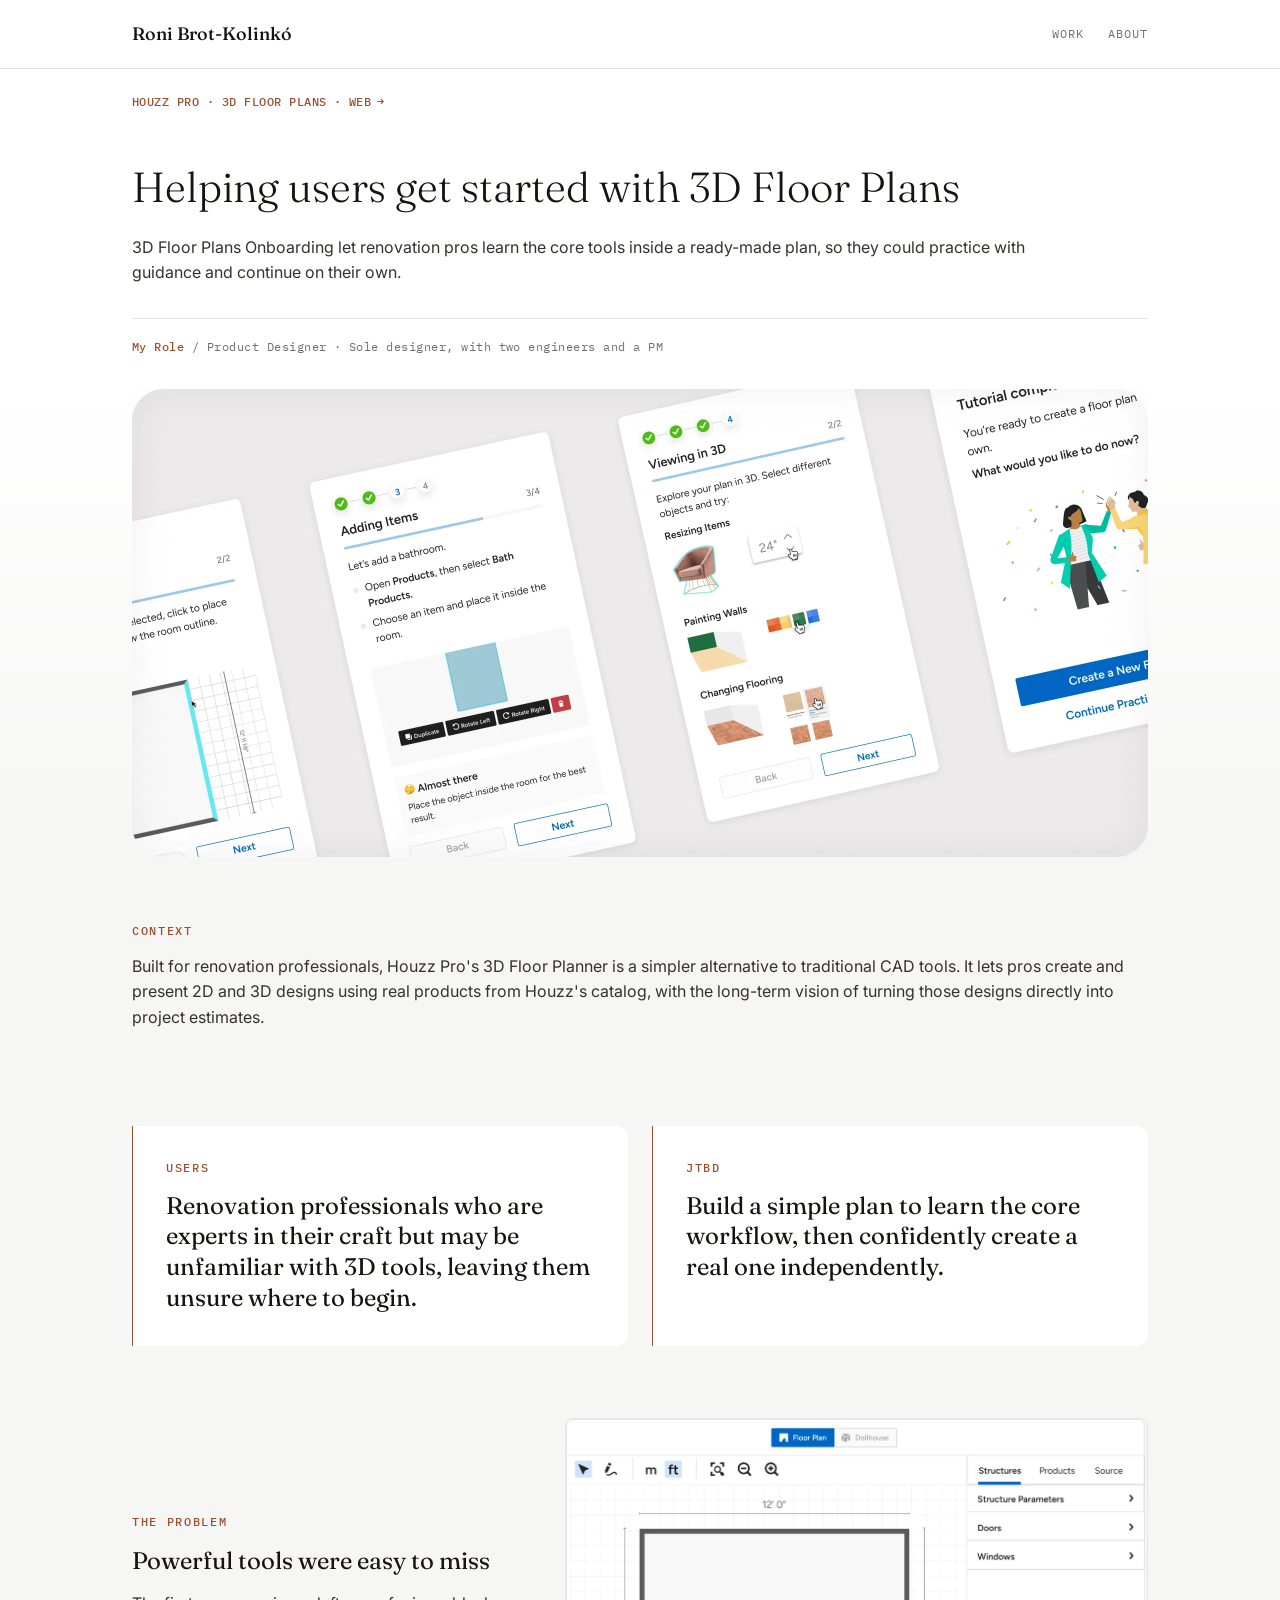
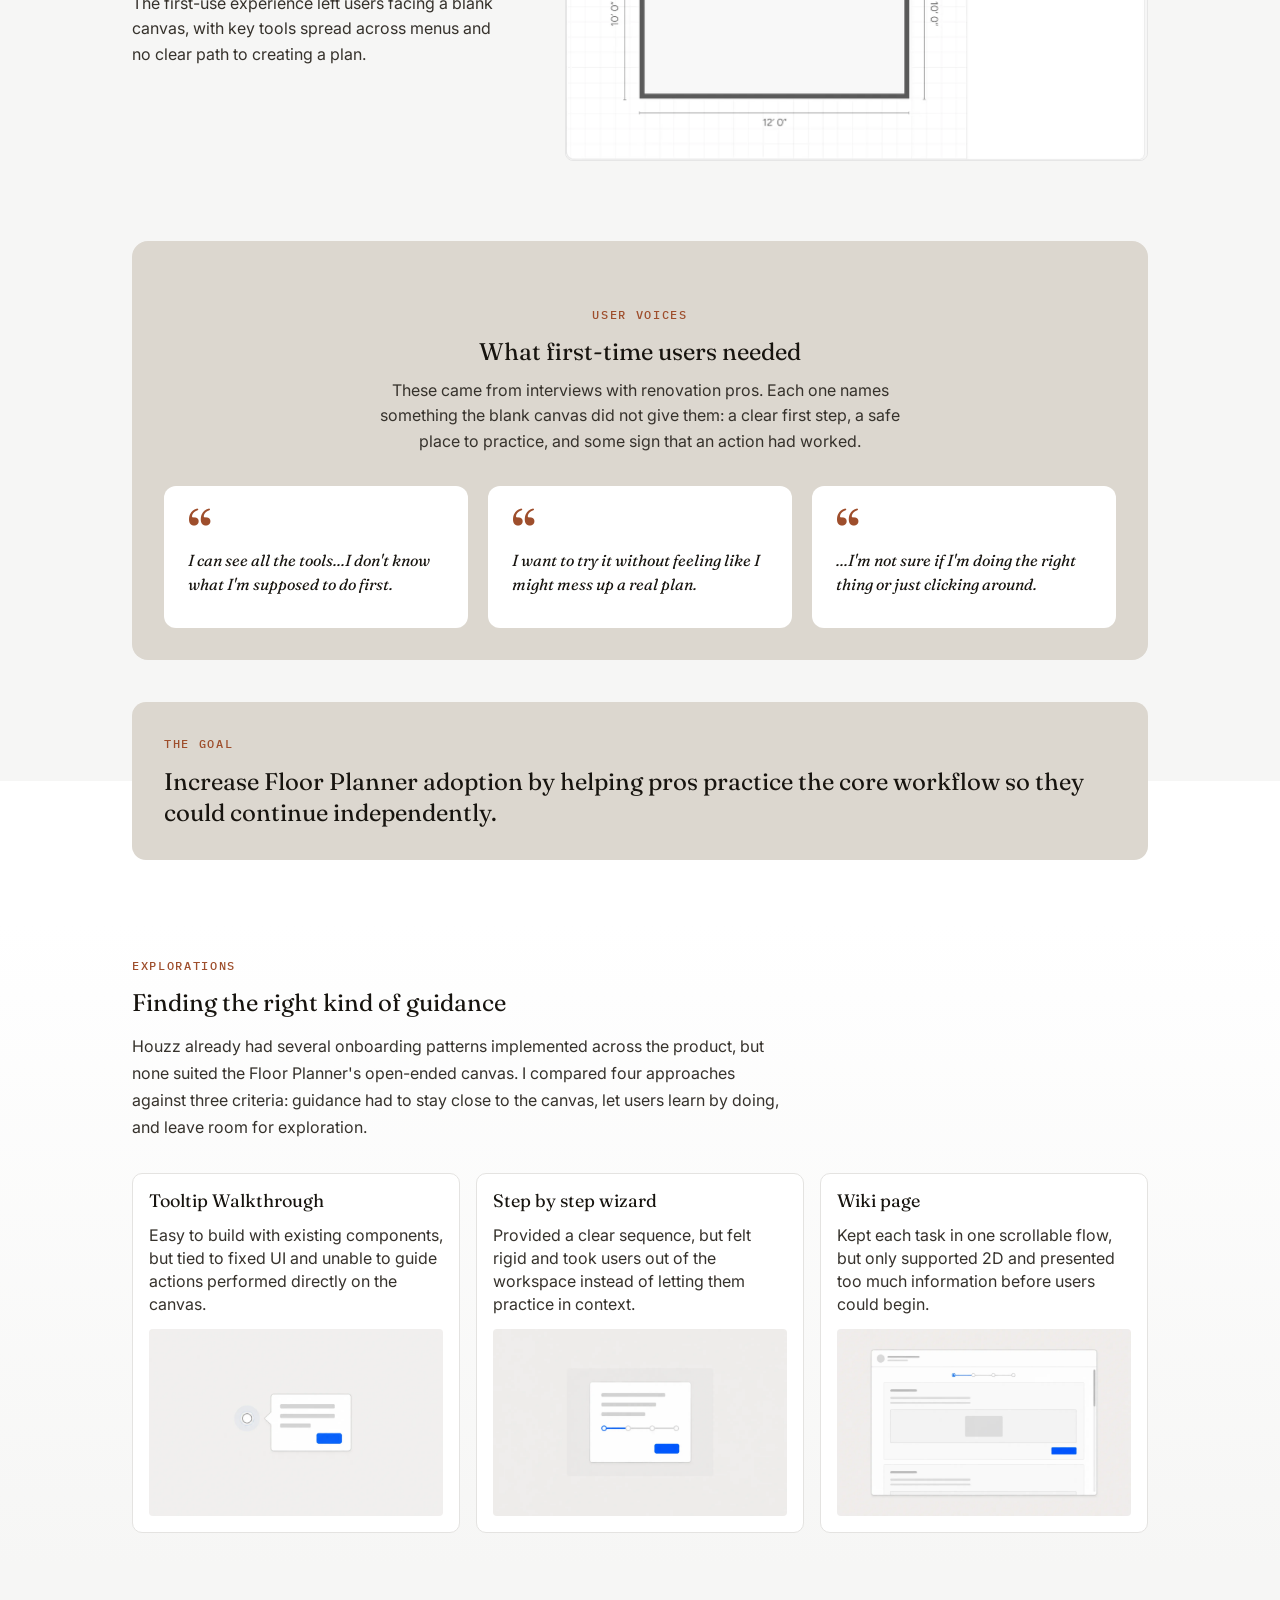
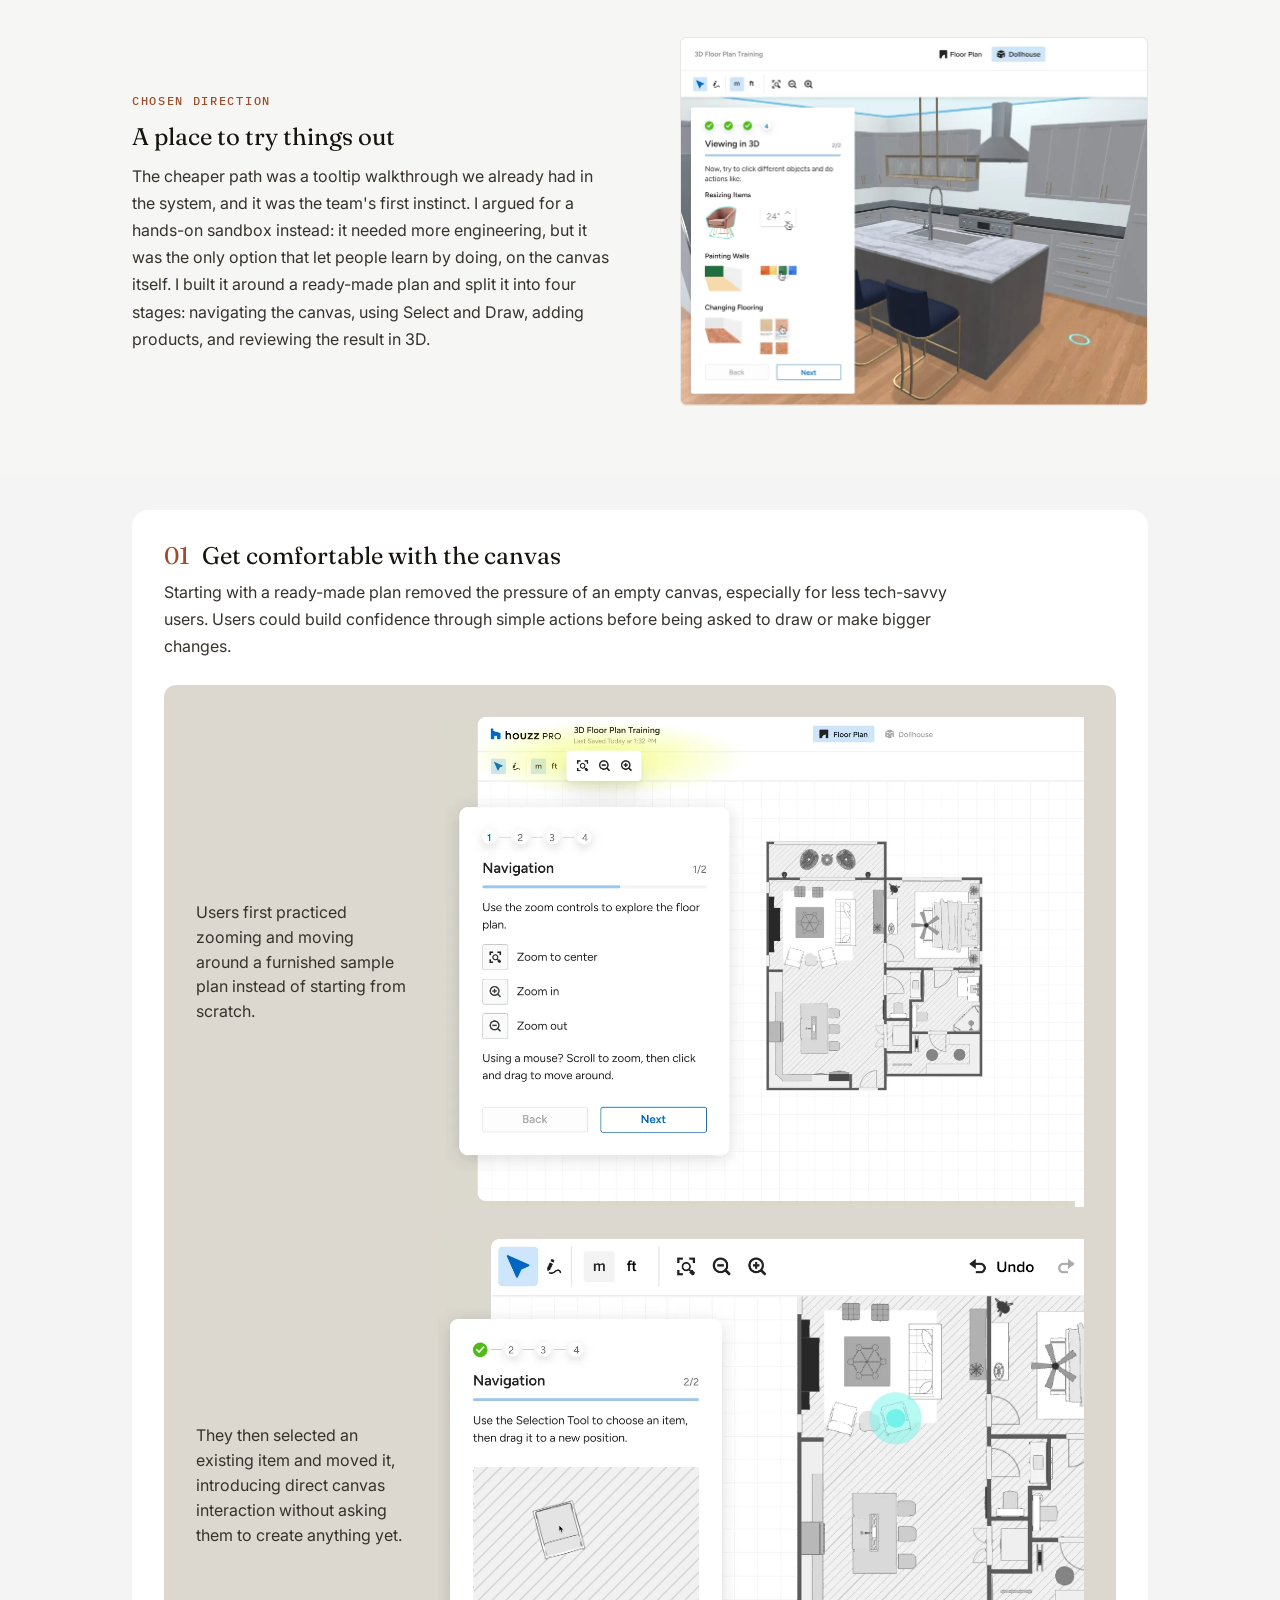
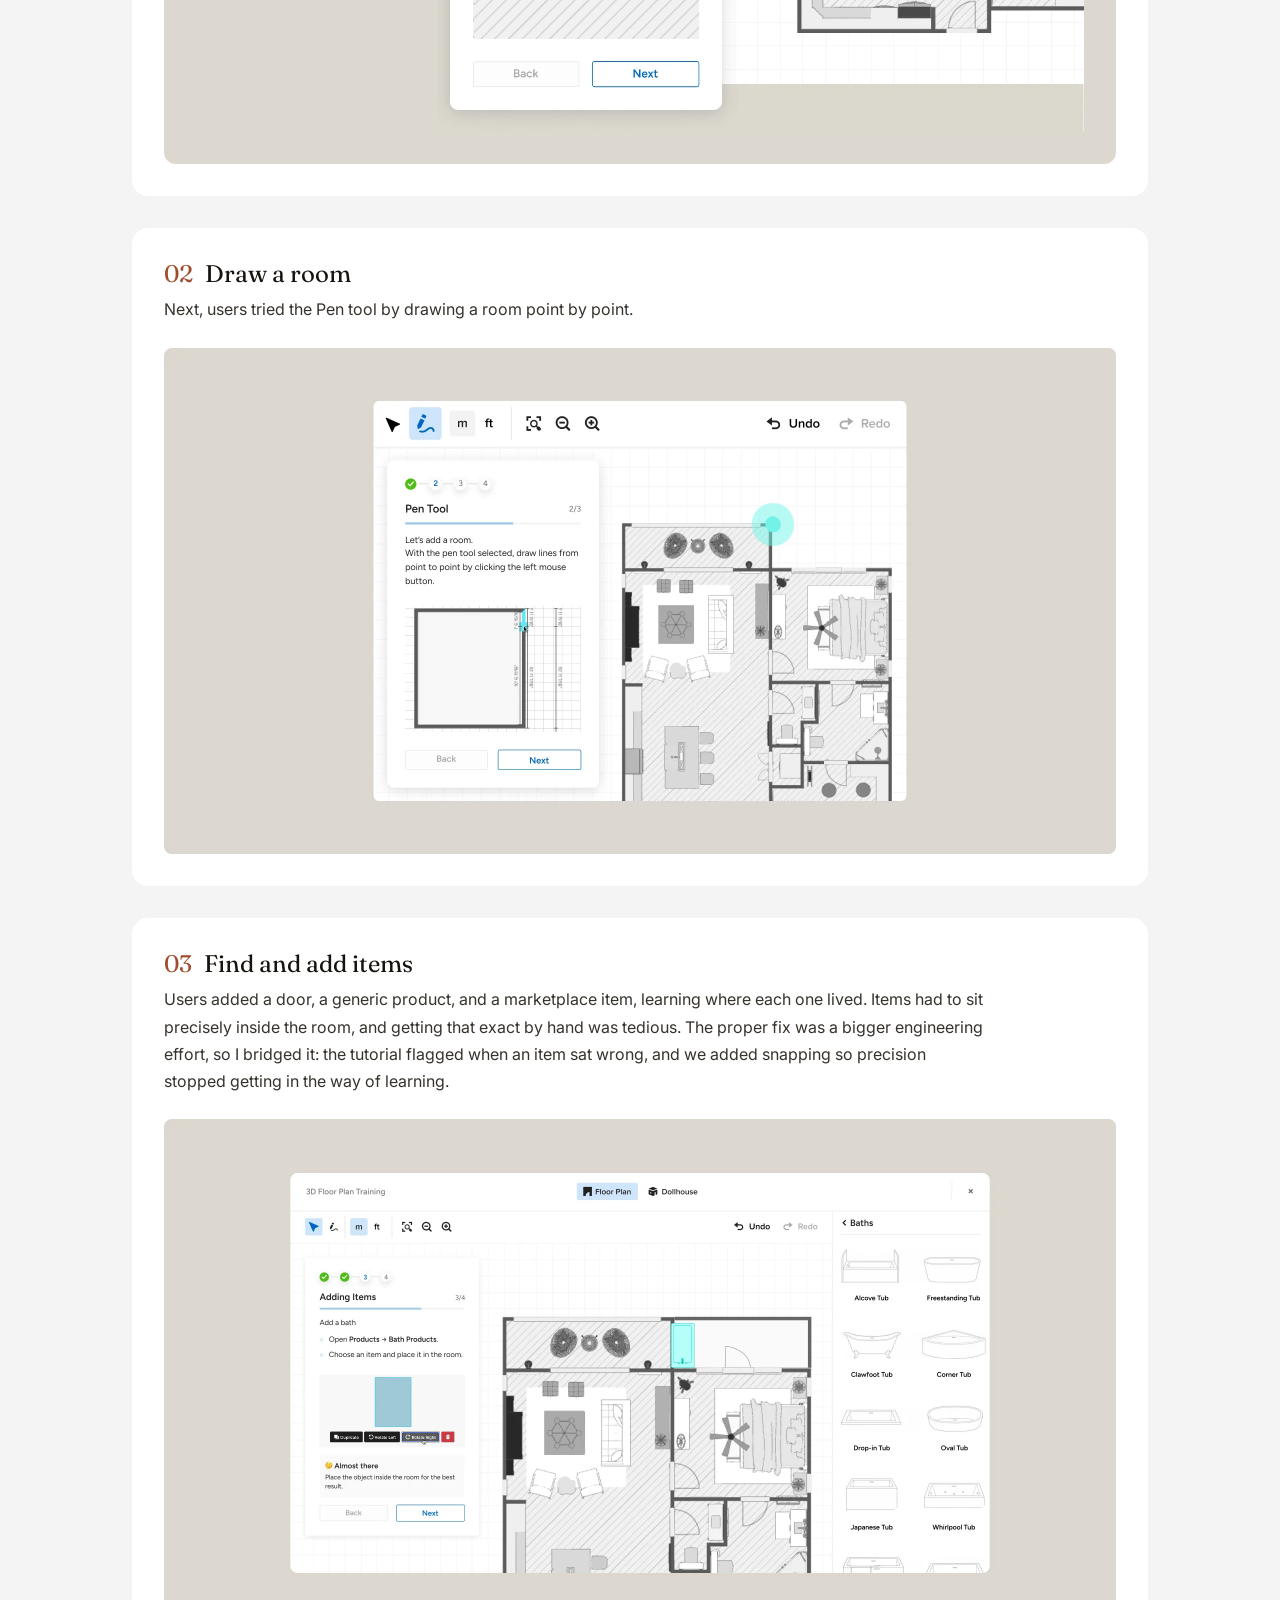
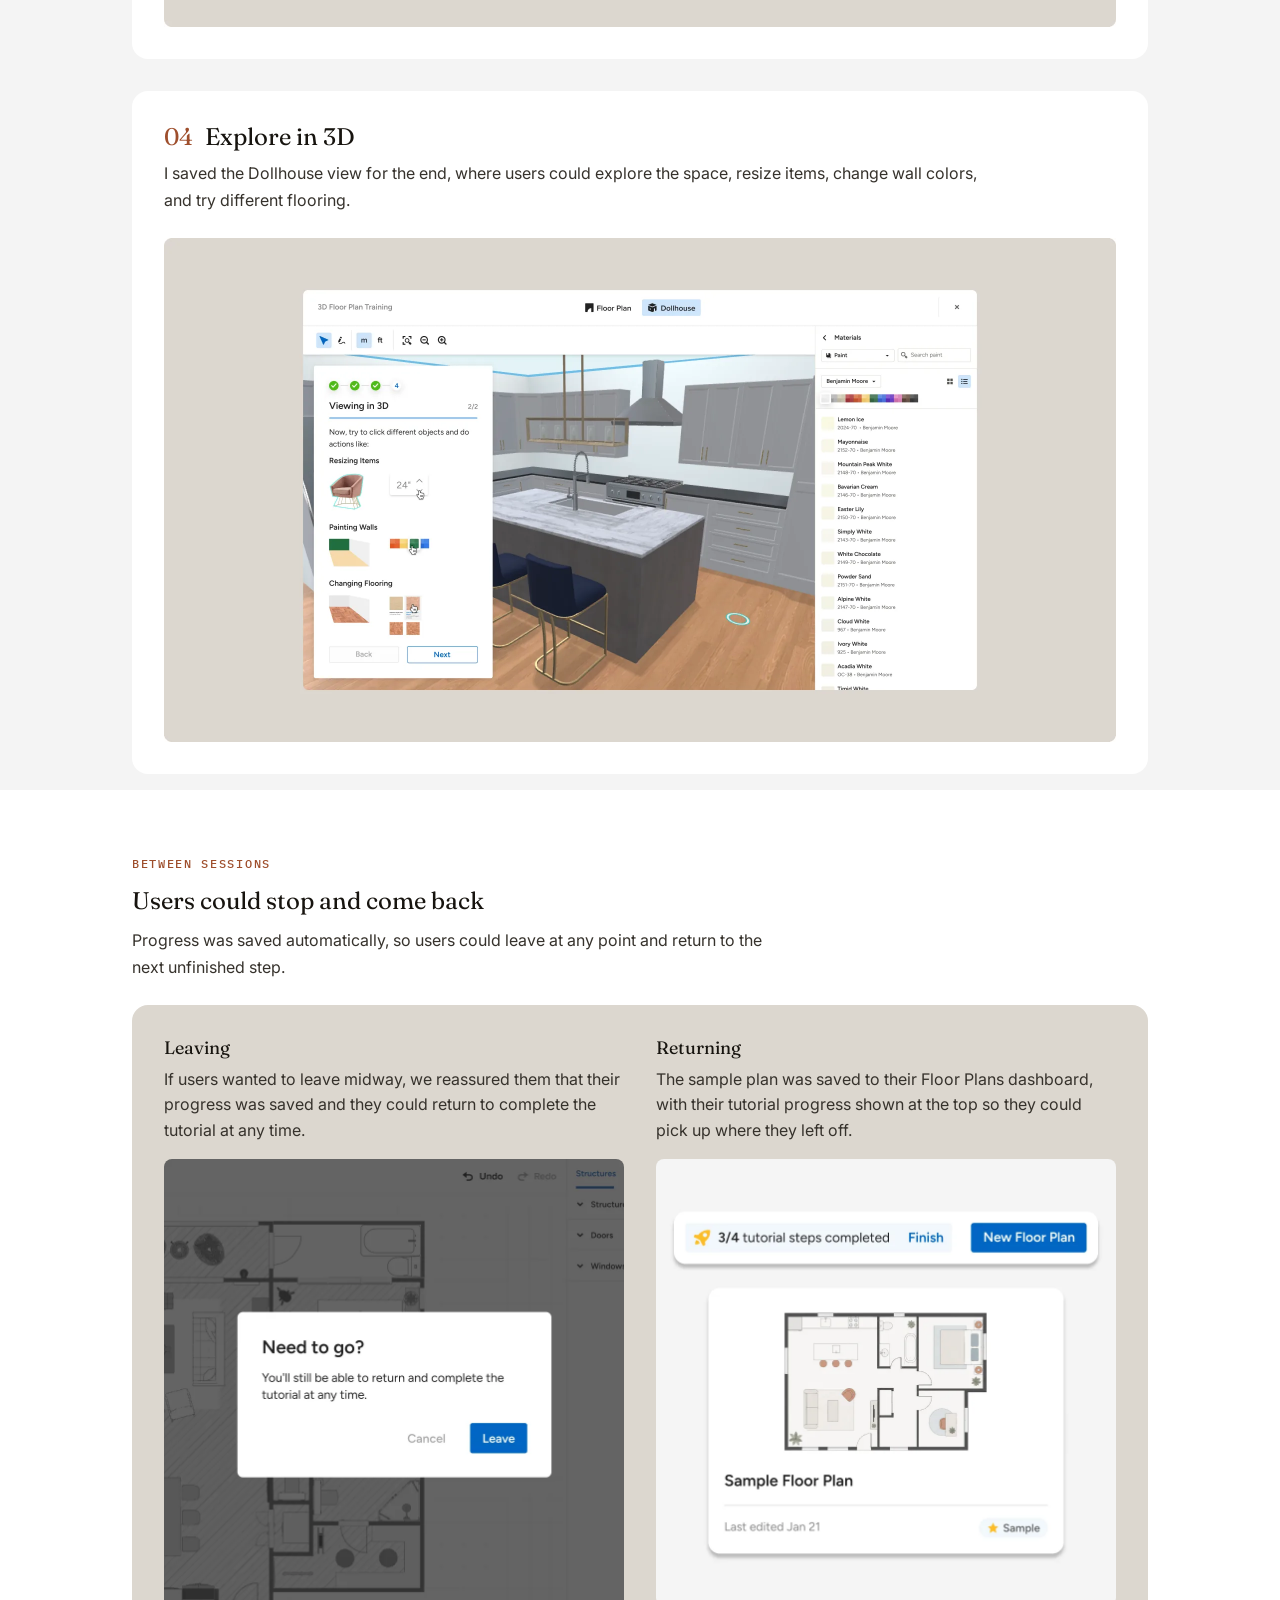
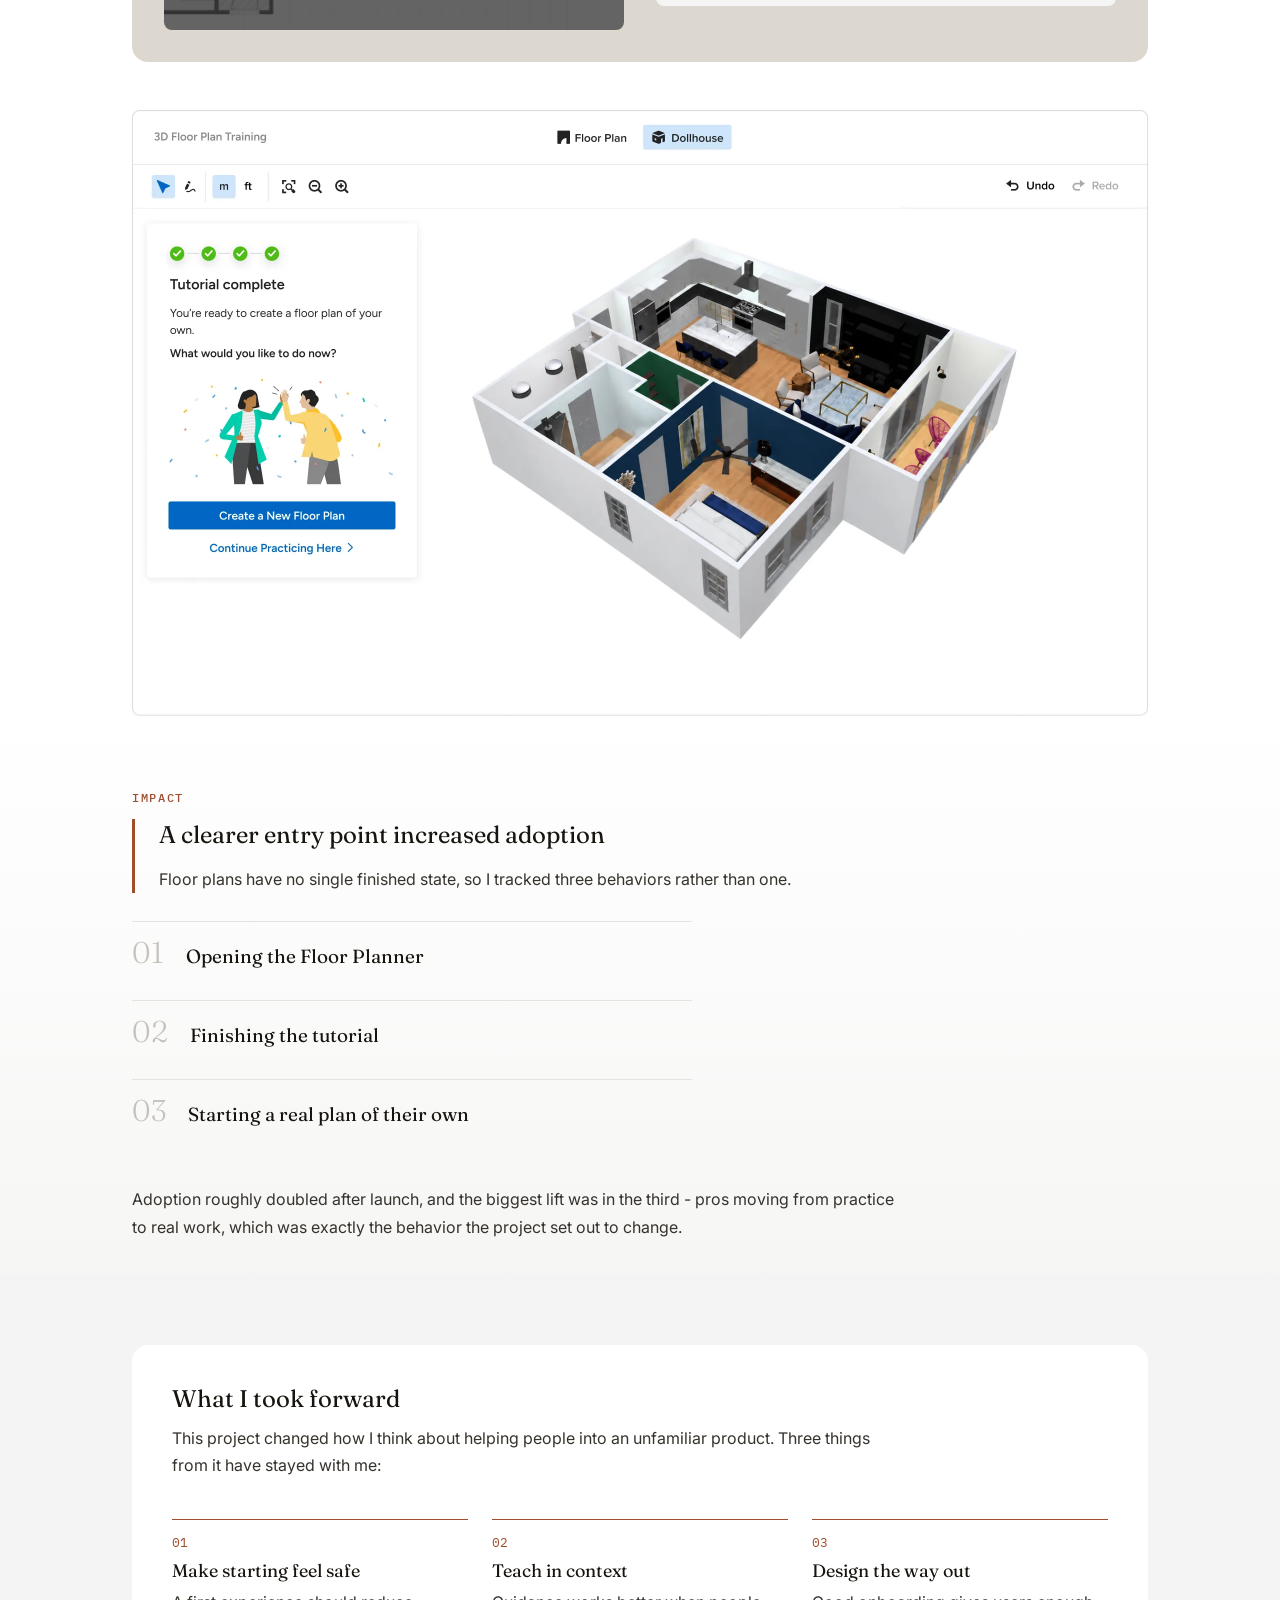
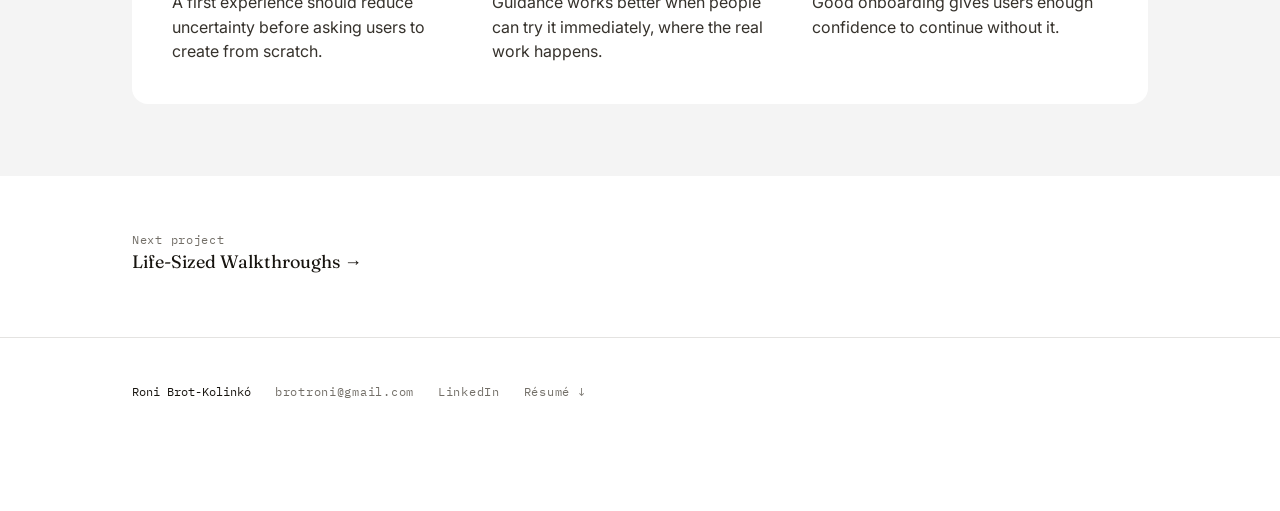
<file: work/floor-plan-onboarding.html>
<!DOCTYPE html>
<html lang="en">
<head>
<meta charset="utf-8">
<meta name="viewport" content="width=device-width, initial-scale=1">
<title>Floor Plan Onboarding - Roni Brot-Kolinkó</title>
<meta name="description" content="From first step to confident planning - helping first-time users learn the 3D Floor Plans workspace through guided practice.">

<!-- Link preview: LinkedIn, Slack, iMessage, WhatsApp, Facebook -->
<meta property="og:type" content="website">
<meta property="og:site_name" content="Roni Brot-Kolinkó">
<meta property="og:url" content="https://brotroni-dev.github.io/work/floor-plan-onboarding.html">
<meta property="og:image" content="https://brotroni-dev.github.io/assets/og-image.png">
<meta property="og:image:width" content="1200">
<meta property="og:image:height" content="630">
<meta property="og:image:alt" content="Roni Brot-Kolinkó, Senior Product Designer, Tel Aviv">
<meta name="twitter:card" content="summary_large_image">
<meta name="twitter:image" content="https://brotroni-dev.github.io/assets/og-image.png">

<!-- Browser tab and home-screen icons -->
<link rel="icon" href="../assets/favicon-32.png" sizes="32x32" type="image/png">
<link rel="icon" href="../assets/favicon-512.png" sizes="512x512" type="image/png">
<link rel="apple-touch-icon" href="../assets/apple-touch-icon.png">
<link rel="preconnect" href="https://fonts.googleapis.com">
<link rel="preconnect" href="https://fonts.gstatic.com" crossorigin>
<link href="https://fonts.googleapis.com/css2?family=Fraunces:opsz,wght@9..144,300;9..144,400;9..144,500;9..144,600&family=Inter:ital,wght@0,400;0,500;1,400&family=IBM+Plex+Mono:wght@400;500&display=swap" rel="stylesheet">
<link rel="stylesheet" href="../styles/tokens.css?v=139">
<link rel="stylesheet" href="../styles/main.css?v=139">
<style>
/* ============================================================
   Floor Plan Onboarding - visual redesign (from Figma).
   New system on this page: white ground, Fraunces Light headings,
   full-bleed gray/taupe bands, white rounded cards per chapter,
   and the existing animated tutorial composites reused inside.
   Prefixed obx- so it stays scoped to this page.
   ============================================================ */

/* --- Shared band: background runs full-bleed (side to side); content is
   centered and locked to a 1016 column (72px sides at desktop) --- */
.obx-band { padding-inline: max(var(--gutter), calc((100% - 1016px) / 2)); }
/* Align the shared nav to the same 1016 column */
.nav__inner { max-width: none; padding-inline: max(var(--gutter), calc((100% - 1016px) / 2)); }
.footer__inner { max-width: none; padding-inline: max(var(--gutter), calc((100% - 1016px) / 2)); }
.obx-band .obx-label { font-family: var(--font-mono); font-weight: 500; font-size: 12px;
  letter-spacing: .14em; text-transform: uppercase; color: var(--accent); margin: 0; }

/* Top meta line (under the nav) */
.obx-metabar { padding-block: 20px; }
/* The meta line links through to the Houzz Pro context page */
.obx-meta { display: inline-flex; align-items: baseline; gap: 6px;
  font-family: var(--font-mono); font-weight: 500; font-size: 12px;
  letter-spacing: .04em; color: var(--accent); text-decoration: none;
  transition: color 160ms ease; }
.obx-meta i { font-style: normal; transition: transform 200ms cubic-bezier(.22, 1, .36, 1); }
.obx-meta:hover, .obx-meta:focus-visible { color: var(--title); }
.obx-meta:hover i, .obx-meta:focus-visible i { transform: translateX(4px); }
@media (prefers-reduced-motion: reduce) {
  .obx-meta i { transition: none; }
  .obx-meta:hover i, .obx-meta:focus-visible i { transform: none; }
}

/* Opener: Fraunces Light title + lead */
.obx-opener { padding-top: 32px; padding-bottom: 12px; }
.obx-title { font-family: var(--font-display); font-weight: 300;
  font-size: clamp(30px, 5vw, 42px); line-height: 1.08; color: var(--title); max-width: 920px; margin: 0; }
.obx-lead { font-family: var(--font-body); font-weight: 400; font-size: 16px;
  line-height: 1.6; color: var(--text); max-width: 920px; margin: 24px 0 0; }

/* Role bar */
.obx-rolebar { padding-top: 20px; padding-bottom: 32px;
  display: flex; flex-direction: column; align-items: flex-start; gap: 18px; }
.obx-rule { width: 100%; height: 1px; border: 0; background: var(--line); margin: 0; }
.obx-role { font-family: var(--font-mono); font-weight: 400; font-size: 12px;
  letter-spacing: .04em; color: var(--muted); margin: 0; }
.obx-role b { color: var(--accent); font-weight: 500; }

/* Hero plate on the section's white -> #f6f6f5 gradient */
.obx-hero { margin: 0; background: linear-gradient(180deg, #FFFFFF 0%, #F6F6F5 100%); padding-block: 0; }
.obx-hero img { display: block; width: 100%; height: auto; }

/* Context (gray band) */
.obx-context { background: #f6f6f5; padding-block: 64px; }
.obx-context__text { font-family: var(--font-body); font-size: 16px; line-height: 1.6; color: var(--text); margin: 12px 0 0; }

/* User voices (gradient wrapper white -> #f6f6f5, taupe panel + quote cards) */
/* Solid grey, not a gradient: this band sits inside the grey run now, and its
   bottom is the edge the goal card straddles. The 121px bottom is the goal
   card's -79px pull plus the air under it - the two numbers move together. */
.obx-voices { background: #f6f6f5; padding-block: 40px 121px; }
.obx-voicespanel { background: #dcd7cf; border-radius: 16px; padding: 64px 32px 32px;
  display: flex; flex-direction: column; align-items: center; gap: 32px; }
.obx-voicespanel__head { display: flex; flex-direction: column; align-items: center; gap: 12px; text-align: center; }
.obx-voicespanel__label { font-family: var(--font-mono); font-weight: 500; font-size: 12px;
  letter-spacing: .14em; text-transform: uppercase; color: var(--accent); margin: 0; }
.obx-voicespanel__h { font-family: var(--font-display); font-weight: 400; font-size: 24px; line-height: 1.16; color: var(--title); margin: 0; }
.obx-voicespanel__sub { font-family: var(--font-body); font-size: 16px; line-height: 1.6; color: var(--text); max-width: 560px; margin: 0; }
.obx-qcards { display: flex; gap: 20px; align-items: stretch; width: 100%; }
.obx-qcard { flex: 1 1 0; background: #fff; border-radius: 12px; padding: 32px 24px;
  display: flex; flex-direction: column; gap: 8px; margin: 0; }
.obx-qcard__mark { font-family: var(--font-display); font-weight: 600; font-size: 56px; line-height: .5; height: 22px; color: var(--accent); }
.obx-qcard__text { font-family: var(--font-display); font-style: italic; font-weight: 400; font-size: 16px; line-height: 1.5; color: var(--title); margin: 0; }

/* Users / JTBD */
.obx-uj { background: #f6f6f5; padding-block: 32px 72px; display: flex; gap: 24px; align-items: stretch; }
.obx-ujcard { flex: 1 1 0; background: #fff; border-left: 1px solid var(--accent); border-radius: 0 12px 12px 0; padding: 32px 32px 32px 33px; }
.obx-ujcard__label { font-family: var(--font-mono); font-weight: 500; font-size: 12px; letter-spacing: .14em; text-transform: uppercase; color: var(--accent); margin: 0; }
.obx-ujcard__text { font-family: var(--font-display); font-weight: 400; font-size: 24px; line-height: 1.28; color: var(--title); margin: 12px 0 0; }

/* The problem (text + workspace) */
.obx-problem { background: #f6f6f5; padding-block: 0 40px; display: flex; gap: 64px; align-items: center; }
.obx-problem__text { flex: 0 0 369px; }
.obx-problem__text h2 { font-family: var(--font-display); font-weight: 400; font-size: 24px; line-height: 1.16; color: var(--title); margin: 16px 0 0; }
.obx-problem__text p { font-family: var(--font-body); font-size: 16px; line-height: 1.6; color: var(--text); margin: 16px 0 0; }
.obx-problem__img { flex: 1 1 0; min-width: 0; }
.obx-problem__img img { width: 100%; height: auto; display: block; border: 1px solid #e6e6e6; border-radius: 8px; }

/* The goal (taupe card, overlapping up into the problem band) */
/* The card straddles the grey/white seam: pulled up by half its own height
   (158px) so the boundary lands exactly across its middle. */
.obx-goalwrap { margin-top: -79px; padding-bottom: 64px; position: relative; }
.obx-goalcard { background: #dcd7cf; border-radius: 14px; padding: 32px; }
.obx-goalcard__label { font-family: var(--font-mono); font-weight: 500; font-size: 12px; letter-spacing: .14em; text-transform: uppercase; color: var(--accent); margin: 0; }
.obx-goalcard__text { font-family: var(--font-display); font-weight: 400; font-size: 24px; line-height: 1.28; color: var(--title); margin: 12px 0 0; }

/* Explorations (gradient band, label + title + description + 3 comparison cards) */
.obx-explore { background: linear-gradient(180deg, #FFFFFF 0%, #F6F6F5 100%); padding-block: 32px; }
.obx-explore__head { display: flex; flex-direction: column; align-items: flex-start; gap: 12px; }
.obx-explore__h { font-family: var(--font-display); font-weight: 400; font-size: 24px; line-height: 1.16; color: var(--title); margin: 0; }
.obx-explore__desc { font-family: var(--font-body); font-size: 16px; line-height: 1.7; color: var(--text); margin: 16px 0 0; max-width: 660px; }
.obx-lmgrid { display: grid; grid-template-columns: repeat(3, 1fr); gap: 16px; margin-top: 32px; }
.obx-lmcard { background: #fff; border: 1px solid var(--line); border-radius: 10px; padding: 16px; display: flex; flex-direction: column; gap: 12px; }
.obx-lmcard__t { font-family: var(--font-display); font-weight: 400; font-size: 18px; line-height: 1.2; color: var(--title); margin: 0; }
.obx-lmcard__d { font-family: var(--font-body); font-size: 16px; line-height: 1.45; color: var(--text); margin: 0; }
.obx-lmcard__img { width: 100%; aspect-ratio: 296 / 189; overflow: hidden; border-radius: 4px; margin-top: auto; }
.obx-lmcard__img img { width: 100%; height: 100%; object-fit: cover; display: block; }

/* Chosen direction (gray band, text + workspace image) */
.obx-chosen { background: #f6f6f5; padding-block: 72px; display: flex; gap: 64px; align-items: center; }
.obx-chosen__text { flex: 1 1 0; min-width: 0; }
.obx-chosen__text h2 { font-family: var(--font-display); font-weight: 400; font-size: 24px; line-height: 1.16; color: var(--title); margin: 12px 0 0; }
.obx-chosen__text p { font-family: var(--font-body); font-size: 16px; line-height: 1.7; color: var(--text); margin: 12px 0 0; max-width: 520px; }
.obx-chosen__img { flex: 0 0 468px; max-width: 50%; }
.obx-chosen__img img { width: 100%; height: auto; display: block; border: 1px solid #e6e6e6; border-radius: 6px; }

/* Chapters: full-bleed gray band -> white card -> header + intro + workspace panel */
.obx-chapter { background: #f4f4f4; padding-block: 16px; }
.obx-card { background: #fff; border-radius: 16px; padding: 32px; }
.obx-chead { display: flex; align-items: baseline; gap: 12px; margin: 0 0 6px; }
.obx-cnum { font-family: var(--font-display); font-weight: 400; font-size: 24px; line-height: 1; color: var(--accent); }
.obx-ctitle { font-family: var(--font-display); font-weight: 400; font-size: 24px; line-height: 1.2; color: var(--title); margin: 0; }
.obx-cintro { font-family: var(--font-body); font-size: 16px; line-height: 1.7; color: var(--text); margin: 8px 0 0; max-width: 820px; }
/* Chapter design panel: the Figma taupe workspace image sits inside the HTML
   card (header/intro stay real text); the GIF overlays only the demo box */
.obx-chapfig { position: relative; margin: 24px 0 0; line-height: 0; }
/* The overlays are positioned in percentages of the whole screenshot, so they
   sit in a box that is always the whole screenshot. The window around it can
   then crop the figure without moving a single GIF or marker. */
.obx-chapwin { position: relative; }
.obx-chapinner { position: relative; line-height: 0; }
.obx-chapimg { display: block; width: 100%; height: auto; }
/* cover, not fill: fill stretches the clip to the slot's dimensions, which was
   squashing drag-bath by 40%. cover keeps every shape true and crops instead. */
.obx-gif { position: absolute; display: block; object-fit: cover; border: 0; }
.obx-panel { background: #dcd7cf; border-radius: 12px; padding: 32px; margin-top: 24px; }
.obx-prow { display: flex; gap: 32px; align-items: center; }
.obx-prow + .obx-prow { margin-top: 32px; }
.obx-pcap { flex: 0 0 210px; font-family: var(--font-body); font-size: 16px; line-height: 1.55; color: var(--text); margin: 0; }
.obx-pvis { flex: 1 1 0; min-width: 0; }

/* Between sessions opener */
.obx-between { padding-block: 64px 24px; }
.obx-between h2 { font-family: var(--font-display); font-weight: 400; font-size: 24px; line-height: 1.16; color: var(--title); margin: 12px 0 0; }
.obx-between p { font-family: var(--font-body); font-size: 16px; line-height: 1.7; color: var(--text); margin: 12px 0 0; max-width: 640px; }

/* Leaving / Returning taupe panel */
.obx-lr { padding-bottom: 16px; }
.obx-lrpanel { background: #dcd7cf; border-radius: 16px; padding: 32px; display: flex; gap: 32px; }
.obx-lrcol { flex: 1 1 0; min-width: 0; }
.obx-lrcol h3 { font-family: var(--font-display); font-weight: 400; font-size: 18px; line-height: 1.2; color: var(--title); margin: 0 0 8px; }
.obx-lrcol p { font-family: var(--font-body); font-size: 16px; line-height: 1.6; color: var(--text); margin: 0 0 16px; }
.obx-lrcol img { width: 100%; height: auto; display: block; border-radius: 8px; }

/* Completion (framed final workspace with the Tutorial-complete panel) */
.obx-complete { padding-block: 32px 0; }
.obx-completeframe { margin: 0; position: relative; line-height: 0; }
.obx-completeframe > img { display: block; width: 100%; height: auto; }

/* Outcome (gradient band, result with rust left border) */
.obx-outcome { background: linear-gradient(180deg, #FFFFFF 0%, #F6F6F5 100%); padding-block: 72px 32px; }
.obx-outcome__result { border-left: 3px solid var(--accent); padding-left: 24px; margin-top: 10px; }
.obx-outcome__h { font-family: var(--font-display); font-weight: 400; font-size: 24px; line-height: 1.32; color: var(--title); margin: 0 0 16px; max-width: 640px; }
.obx-outcome__result p { font-family: var(--font-body); font-size: 16px; line-height: 1.7; color: var(--text); margin: 0; max-width: 780px; }
.obx-outcome__result p + p { margin-top: 6px; }
/* Impact: the three behaviors as a vertical, typographic list - light Fraunces
   numerals and hairline rules, no connecting rail or dots. Editorial, in the
   site's own language, and distinct from the horizontal Learnings grid. The
   third row is in the accent because that is where the lift was. */
.obx-funnel { margin: 28px 0 0; max-width: 560px; }
.obx-step { display: flex; align-items: baseline; gap: 22px; padding: 16px 0; border-top: 1px solid var(--line); }
.obx-step__n { font-family: var(--font-display); font-weight: 300; font-size: 30px; line-height: 1; color: #C6C2BB; flex: 0 0 auto; }
.obx-step__t { font-family: var(--font-display); font-weight: 400; font-size: 19px; line-height: 1.3; color: var(--title); margin: 0; }
.obx-outcome__takeaway { font-family: var(--font-body); font-size: 16px; line-height: 1.7; color: var(--text); margin: 28px 0 0; max-width: 780px; }

/* Learnings (gray band -> white card, 3 columns) */
.obx-learn { background: #f4f4f4; padding-block: 72px; }
.obx-learncard { background: #fff; border-radius: 16px; padding: 40px; }
.obx-learncard__h { font-family: var(--font-display); font-weight: 400; font-size: 24px; line-height: 1.16; color: var(--title); margin: 0; }
.obx-learncard__intro { font-family: var(--font-body); font-size: 16px; line-height: 1.7; color: var(--text); margin: 12px 0 0; max-width: 700px; }
.obx-learngrid { display: grid; grid-template-columns: repeat(3, 1fr); gap: 24px; margin-top: 40px; }
.obx-learnitem { border-top: 1px solid var(--accent); padding-top: 12px; }
.obx-learnitem__n { font-family: var(--font-mono); font-size: 13px; color: var(--accent); margin: 0 0 6px; }
.obx-learnitem__t { font-family: var(--font-display); font-weight: 400; font-size: 18px; line-height: 1.2; color: var(--title); margin: 0 0 8px; }
.obx-learnitem__d { font-family: var(--font-body); font-size: 16px; line-height: 1.55; color: var(--text); margin: 0; }

/* --- Next project: same block as the other two case studies --- */
.obx-next { padding-bottom: 32px; }
.obx-nextlink { display: inline-flex; flex-direction: column; gap: 2px;
  margin: 56px 0 32px; line-height: 1.3; text-decoration: none; }
.obx-nextlink__k { font-family: var(--font-mono); font-size: 12px; letter-spacing: .06em; color: var(--muted); }
.obx-nextlink__t { font-family: var(--font-display); font-weight: 400; font-size: 18px; color: var(--title); }
.obx-nextlink:hover .obx-nextlink__t { color: var(--accent); }
.obx-footwrap { margin-top: 0; padding-top: 32px; }

@media (max-width: 720px) {
  .obx-qcards, .obx-uj { flex-direction: column; }
  .obx-problem, .obx-chosen, .obx-prow, .obx-lrpanel { flex-direction: column; align-items: stretch; gap: 24px; }
  .obx-problem { padding-bottom: 24px; }
  .obx-problem__text, .obx-chosen__img { flex: 1 1 auto; max-width: 100%; }
  .obx-learngrid, .obx-lmgrid { grid-template-columns: 1fr; gap: 24px; }

  /* ---- Chapter screenshots on a phone -------------------------------------
     Two nested 32px insets were spending 128px of a 375px screen on padding,
     which left the desktop captures 199px to live in. The card keeps a small
     inset for its text; the taupe strip and the figures run its full width, so
     the screenshots reach 327 - the width the Chosen direction image already
     uses further up the page.
     Each file then gets a window in its own pixels (--cx/--cy/--cw/--ch) that
     cuts the taupe it carries, and an even 12px mat is put back in CSS. That
     matters most in chapter 01, where the taupe sits on the left and bottom
     only: on its own it reads as a botched paste, and against an even mat it
     reads as the tutorial card floating over the app, which is the point. */
  .obx-card { padding: 20px; overflow: hidden; }
  /* The taupe is the card's foot, not a block floating in it: it runs to the
     card's own edges and its bottom, square at the top so it reads as the card
     carrying on, and rounded at the bottom - the card's overflow:hidden does
     that, so the two radii can never drift apart. */
  .obx-panel { margin: 24px -20px -20px; padding: 16px 0 20px; border-radius: 0; }
  .obx-card > .obx-chapfig { margin: 24px -20px -20px; border-radius: 0;
    padding: 12px 12px 20px; }
  .obx-lrpanel { padding: 20px; }
  .obx-chapfig { background: #dcd7cf; border-radius: 8px; padding: 12px; margin: 24px 0 0; }
  .obx-chapwin { overflow: hidden; border-radius: 4px;
    aspect-ratio: var(--cw) / var(--ch); }
  .obx-chapwin > .obx-chapinner { position: absolute; top: 0; left: 0;
    width: calc(100% * var(--iw) / var(--cw));
    transform: translate(calc(-100% * var(--cx) / var(--iw)),
                         calc(-100% * var(--cy) / var(--ih))); }
  /* Once the row is a column, flex-basis is a HEIGHT - so a 210px basis left
     90px of empty taupe under every caption. The strip lost its inline padding
     to the screenshots, so the caption carries its own. */
  .obx-pcap { flex: 0 0 auto; padding-inline: 20px; }
}

/* ---------- Mobile vertical rhythm ----------
   Every band above is spaced for the 1016 column, where the eye crosses a
   lot of horizontal distance between sections. Stacked on a phone those same
   paddings read as dead scroll, so the section spacing is scaled back here.
   The voices/goal pair is left alone: the goal card is pulled up over the
   voices band's bottom padding, so the two numbers have to stay in step.
   Nothing in this block applies above 720px. */
@media (max-width: 720px) {
  .obx-opener { padding-top: 24px; }
  .obx-rolebar { padding-bottom: 24px; }
  .obx-context { padding-block: 36px; }
  /* The goal card used to be pulled up over the problem band, which is flat and
     full-bleed. Since the voices moved under the problem, it lands on a rounded
     taupe panel instead - and two rounded boxes overlapping leave a white notch
     at each side. No overlap here; the card sits under the panel. */
  .obx-voices { padding-block: 24px 40px; }
  .obx-goalwrap { margin-top: 0; }
  .obx-uj { padding-block: 24px 40px; }
  .obx-goalwrap { padding-bottom: 40px; }
  .obx-explore { padding-block: 24px; }
  .obx-chosen { padding-block: 40px; }
  .obx-between { padding-block: 36px 16px; }
  .obx-complete { padding-block: 24px 0; }
  .obx-outcome { padding-block: 40px 24px; }
  .obx-learn { padding-block: 40px; }
  .obx-learncard { padding: 24px; }
  .obx-nextlink { margin: 32px 0 24px; }
  .obx-next { padding-bottom: 24px; }
}
</style>
<script src="../scripts/nav.js?v=3" defer></script>
</head>
<body>

<!-- Nav -->
<nav class="nav">
  <div class="nav__inner">
    <a class="nav__name" href="../index.html">Roni Brot-Kolinkó</a>
    <span class="nav__links">
      <a href="../index.html#work">Work</a>
      <a href="../about/">About</a>
    </span>
  </div>
</nav>

<!-- Meta line -->
<div class="obx-band obx-metabar">
  <a class="obx-meta" href="houzz-3d-floor-plans.html">HOUZZ PRO &middot; 3D FLOOR PLANS &middot; WEB <i aria-hidden="true">&rarr;</i></a>
</div>

<!-- Opener: title + lead -->
<header class="obx-band obx-opener">
  <h1 class="obx-title">Helping users get started with 3D Floor Plans</h1>
  <p class="obx-lead">3D Floor Plans Onboarding let renovation pros learn the core tools inside a ready-made plan, so they could practice with guidance and continue on their own.</p>
</header>

<!-- Role bar -->
<div class="obx-band obx-rolebar">
  <hr class="obx-rule">
  <p class="obx-role"><b>My Role</b> / Product Designer &middot; Sole designer, with two engineers and a PM</p>
</div>

<!-- Hero plate -->
<div class="obx-band obx-hero">
  <img src="../media/onboarding/hero-plate.webp" alt="The 3D Floor Plans onboarding tutorial: a series of guided tooltip cards leading a first-time user from adding items to viewing the finished plan in 3D" width="2032" height="936">
</div>

<!-- Context -->
<section class="obx-band obx-context">
  <p class="obx-label">Context</p>
  <p class="obx-context__text">Built for renovation professionals, Houzz Pro's 3D Floor Planner is a simpler alternative to traditional CAD tools. It lets pros create and present 2D and 3D designs using real products from Houzz's catalog, with the long-term vision of turning those designs directly into project estimates.</p>
</section>

<!-- Users / JTBD -->
<section class="obx-band obx-uj" id="insight" data-toc="Users &amp; goal">
  <div class="obx-ujcard">
    <p class="obx-ujcard__label">Users</p>
    <p class="obx-ujcard__text">Renovation professionals who are experts in their craft but may be unfamiliar with 3D tools, leaving them unsure where to begin.</p>
  </div>
  <div class="obx-ujcard">
    <p class="obx-ujcard__label">JTBD</p>
    <p class="obx-ujcard__text">Build a simple plan to learn the core workflow, then confidently create a real one independently.</p>
  </div>
</section>

<!-- The problem -->
<section class="obx-band obx-problem">
  <div class="obx-problem__text">
    <p class="obx-label">The problem</p>
    <h2>Powerful tools were easy to miss</h2>
    <p>The first-use experience left users facing a blank canvas, with key tools spread across menus and no clear path to creating a plan.</p>
  </div>
  <div class="obx-problem__img">
    <img src="../media/onboarding/problem-workspace.webp" alt="The Floor Planner opening on an empty room outline, with tools spread across the toolbar and side panels" width="1181" height="695" loading="lazy" decoding="async">
  </div>
</section>

<!-- User voices -->
<div class="obx-band obx-voices" id="needs" data-toc="User voices">
  <div class="obx-voicespanel">
    <div class="obx-voicespanel__head">
      <p class="obx-voicespanel__label">User voices</p>
      <p class="obx-voicespanel__h">What first-time users needed</p>
      <p class="obx-voicespanel__sub">These came from interviews with renovation pros. Each one names something the blank canvas did not give them: a clear first step, a safe place to practice, and some sign that an action had worked.</p>
    </div>
    <div class="obx-qcards">
      <figure class="obx-qcard"><span class="obx-qcard__mark" aria-hidden="true">&ldquo;</span><p class="obx-qcard__text">I can see all the tools...I don't know what I'm supposed to do first.</p></figure>
      <figure class="obx-qcard"><span class="obx-qcard__mark" aria-hidden="true">&ldquo;</span><p class="obx-qcard__text">I want to try it without feeling like I might mess up a real plan.</p></figure>
      <figure class="obx-qcard"><span class="obx-qcard__mark" aria-hidden="true">&ldquo;</span><p class="obx-qcard__text">...I'm not sure if I'm doing the right thing or just clicking around.</p></figure>
    </div>
  </div>
</div>

<!-- The goal -->
<div class="obx-band obx-goalwrap" id="goal">
  <div class="obx-goalcard">
    <p class="obx-goalcard__label">The goal</p>
    <p class="obx-goalcard__text">Increase Floor Planner adoption by helping pros practice the core workflow so they could continue independently.</p>
  </div>
</div>

<!-- Explorations (learning-model comparison) -->
<section class="obx-band obx-explore" id="exploration" data-toc="Explorations">
  <div class="obx-explore__head">
    <p class="obx-label">Explorations</p>
    <h2 class="obx-explore__h">Finding the right kind of guidance</h2>
  </div>
  <p class="obx-explore__desc">Houzz already had several onboarding patterns implemented across the product, but none suited the Floor Planner's open-ended canvas. I compared four approaches against three criteria: guidance had to stay close to the canvas, let users learn by doing, and leave room for exploration.</p>
  <div class="obx-lmgrid">
    <div class="obx-lmcard">
      <p class="obx-lmcard__t">Tooltip Walkthrough</p>
      <p class="obx-lmcard__d">Easy to build with existing components, but tied to fixed UI and unable to guide actions performed directly on the canvas.</p>
      <div class="obx-lmcard__img"><img src="../media/onboarding/lm-tooltip.webp" alt="A tooltip anchored to a fixed UI element, unable to point directly at the canvas" loading="lazy" decoding="async"></div>
    </div>
    <div class="obx-lmcard">
      <p class="obx-lmcard__t">Step by step wizard</p>
      <p class="obx-lmcard__d">Provided a clear sequence, but felt rigid and took users out of the workspace instead of letting them practice in context.</p>
      <div class="obx-lmcard__img"><img src="../media/onboarding/lm-wizard.webp" alt="A step-by-step wizard modal sitting over the workspace" loading="lazy" decoding="async"></div>
    </div>
    <div class="obx-lmcard">
      <p class="obx-lmcard__t">Wiki page</p>
      <p class="obx-lmcard__d">Kept each task in one scrollable flow, but only supported 2D and presented too much information before users could begin.</p>
      <div class="obx-lmcard__img"><img src="../media/onboarding/lm-wiki.webp" alt="A documentation-style page with a long scroll of instructions" loading="lazy" decoding="async"></div>
    </div>
  </div>
</section>

<!-- Chosen direction -->
<section class="obx-band obx-chosen" id="design" data-toc="The design">
  <div class="obx-chosen__text">
    <p class="obx-label">Chosen direction</p>
    <h2>A place to try things out</h2>
    <p>The cheaper path was a tooltip walkthrough we already had in the system, and it was the team's first instinct. I argued for a hands-on sandbox instead: it needed more engineering, but it was the only option that let people learn by doing, on the canvas itself. I built it around a ready-made plan and split it into four stages: navigating the canvas, using Select and Draw, adding products, and reviewing the result in 3D.</p>
  </div>
  <div class="obx-chosen__img">
    <img src="../media/onboarding/chosen-workspace.webp" alt="The Floor Plan mode workspace with a furnished sample plan, ready to practice on" loading="lazy" decoding="async">
  </div>
</section>

<!-- Chapter 01 -->
<section class="obx-band obx-chapter" style="padding-top:32px" id="stages" data-toc="The stages">
  <div class="obx-card">
    <div class="obx-chead"><span class="obx-cnum">01</span><h2 class="obx-ctitle">Get comfortable with the canvas</h2></div>
    <p class="obx-cintro">Starting with a ready-made plan removed the pressure of an empty canvas, especially for less tech-savvy users. Users could build confidence through simple actions before being asked to draw or make bigger changes.</p>
    <div class="obx-panel">
      <div class="obx-prow">
        <p class="obx-pcap">Users first practiced zooming and moving around a furnished sample plan instead of starting from scratch.</p>
        <div class="obx-pvis">
          <figure class="obx-chapfig" style="margin:0;--iw:1272;--ih:966;--cx:30;--cy:0;--cw:1222;--ch:966">
            <div class="obx-chapwin">
              <div class="obx-chapinner">
                <img class="obx-chapimg" src="../media/onboarding/ch01-nav1.webp" alt="Navigation tutorial (1 of 2): zoom controls to explore the floor plan" loading="lazy" decoding="async">
              </div>
            </div>
          </figure>
        </div>
      </div>
      <div class="obx-prow">
        <p class="obx-pcap">They then selected an existing item and moved it, introducing direct canvas interaction without asking them to create anything yet.</p>
        <div class="obx-pvis">
          <figure class="obx-chapfig" style="margin:0;--iw:1262;--ih:962;--cx:10;--cy:0;--cw:1248;--ch:962">
            <div class="obx-chapwin">
              <div class="obx-chapinner">
                <img class="obx-chapimg" src="../media/onboarding/ch01-nav2.webp" alt="Navigation tutorial (2 of 2): use the Selection Tool to choose an item and drag it to a new position" loading="lazy" decoding="async">
                <img class="obx-gif" style="left:5.5%;top:46.2%;width:34.9%;height:34.9%" src="../media/onboarding/move-chair.gif" alt="Selecting an item and dragging it to a new position" loading="lazy" decoding="async">
                <!-- The turquoise cue is baked into the screenshot; this sits exactly on
                top of it so it breathes again, as it did in earlier versions.
                .fp-marker lives in styles/main.css. -->
                <span class="fp-marker" style="--px:70.8%;--py:36.33%;--pw:8%"></span>
              </div>
            </div>
          </figure>
        </div>
      </div>
    </div>
  </div>
</section>

<!-- Chapter 02 -->
<section class="obx-band obx-chapter">
  <div class="obx-card">
    <div class="obx-chead"><span class="obx-cnum">02</span><h2 class="obx-ctitle">Draw a room</h2></div>
    <p class="obx-cintro">Next, users tried the Pen tool by drawing a room point by point.</p>
    <figure class="obx-chapfig" style="--iw:1904;--ih:1012;--cx:419;--cy:106;--cw:1065;--ch:795">
      <div class="obx-chapwin">
        <div class="obx-chapinner">
          <img class="obx-chapimg" src="../media/onboarding/ch02-design.webp" alt="The Pen Tool tutorial card beside the floor plan" loading="lazy" decoding="async">
          <img class="obx-gif" style="left:25.33%;top:50.99%;width:18.47%;height:24.88%" src="../media/onboarding/draw-room.gif" alt="Drawing a room point to point" loading="lazy" decoding="async">
          <span class="fp-marker" style="--px:63.94%;--py:34.88%;--pw:4.46%"></span>
        </div>
      </div>
    </figure>
  </div>
</section>

<!-- Chapter 03 -->
<section class="obx-band obx-chapter">
  <div class="obx-card">
    <div class="obx-chead"><span class="obx-cnum">03</span><h2 class="obx-ctitle">Find and add items</h2></div>
    <p class="obx-cintro">Users added a door, a generic product, and a marketplace item, learning where each one lived. Items had to sit precisely inside the room, and getting that exact by hand was tedious. The proper fix was a bigger engineering effort, so I bridged it: the tutorial flagged when an item sat wrong, and we added snapping so precision stopped getting in the way of learning.</p>
    <figure class="obx-chapfig" style="--iw:1904;--ih:1016;--cx:252;--cy:108;--cw:1399;--ch:799">
      <div class="obx-chapwin">
        <div class="obx-chapinner">
          <img class="obx-chapimg" src="../media/onboarding/ch03-design.webp" alt="The Adding Items tutorial card beside the floor plan and the Baths product panel" loading="lazy" decoding="async">
          <img class="obx-gif" style="left:16.34%;top:50.45%;width:15.23%;height:14.18%" src="../media/onboarding/drag-bath.gif" alt="Placing an item inside the room" loading="lazy" decoding="async">
        </div>
      </div>
    </figure>
  </div>
</section>

<!-- Chapter 04 -->
<section class="obx-band obx-chapter">
  <div class="obx-card">
    <div class="obx-chead"><span class="obx-cnum">04</span><h2 class="obx-ctitle">Explore in 3D</h2></div>
    <p class="obx-cintro">I saved the Dollhouse view for the end, where users could explore the space, resize items, change wall colors, and try different flooring.</p>
    <figure class="obx-chapfig" style="--iw:1904;--ih:1008;--cx:278;--cy:104;--cw:1347;--ch:800">
      <div class="obx-chapwin">
        <div class="obx-chapinner">
          <img class="obx-chapimg" src="../media/onboarding/ch04-design.webp" alt="The Viewing in 3D tutorial card beside the Dollhouse view and the Materials panel" loading="lazy" decoding="async">
        </div>
      </div>
    </figure>
  </div>
</section>

<!-- Between sessions -->
<section class="obx-band obx-between">
  <p class="obx-label">Between sessions</p>
  <h2>Users could stop and come back</h2>
  <p>Progress was saved automatically, so users could leave at any point and return to the next unfinished step.</p>
</section>

<!-- Leaving / Returning -->
<div class="obx-band obx-lr">
  <div class="obx-lrpanel">
    <div class="obx-lrcol">
      <h3>Leaving</h3>
      <p>If users wanted to leave midway, we reassured them that their progress was saved and they could return to complete the tutorial at any time.</p>
      <img src="../media/onboarding/bs-leaving.webp" alt="A Need to go? prompt over the workspace, reassuring the user their progress is saved and they can return any time" loading="lazy" decoding="async">
    </div>
    <div class="obx-lrcol">
      <h3>Returning</h3>
      <p>The sample plan was saved to their Floor Plans dashboard, with their tutorial progress shown at the top so they could pick up where they left off.</p>
      <img src="../media/onboarding/bs-returning.webp" alt="The Floor Plans dashboard showing the saved Sample Floor Plan, with a banner reading 3 of 4 tutorial steps completed" loading="lazy" decoding="async">
    </div>
  </div>
</div>

<!-- Completion -->
<section class="obx-band obx-complete" id="outcome-lead">
  <figure class="obx-completeframe">
    <img src="../media/onboarding/completion-workspace.webp" alt="Tutorial complete: a Congratulations message beside the finished 3D floor plan in Dollhouse view, inviting the user to start a new plan or keep practicing" loading="lazy" decoding="async">
  </figure>
</section>

<!-- Outcome -->
<section class="obx-band obx-outcome" id="outcome" data-toc="Outcome">
  <p class="obx-label">Impact</p>
  <div class="obx-outcome__result">
    <h2 class="obx-outcome__h">A clearer entry point increased adoption</h2>
    <p>Floor plans have no single finished state, so I tracked three behaviors rather than&nbsp;one.</p>
  </div>
  <div class="obx-funnel">
    <div class="obx-step"><p class="obx-step__n">01</p><p class="obx-step__t">Opening the Floor Planner</p></div>
    <div class="obx-step"><p class="obx-step__n">02</p><p class="obx-step__t">Finishing the tutorial</p></div>
    <div class="obx-step"><p class="obx-step__n">03</p><p class="obx-step__t">Starting a real plan of their own</p></div>
  </div>
  <p class="obx-outcome__takeaway">Adoption roughly doubled after launch, and the biggest lift was in the third - pros moving from practice to real work, which was exactly the behavior the project set out to&nbsp;change.</p>
</section>

<!-- Learnings -->
<section class="obx-band obx-learn" id="learnings" data-toc="Learnings">
  <div class="obx-learncard">
    <h2 class="obx-learncard__h">What I took forward</h2>
    <p class="obx-learncard__intro">This project changed how I think about helping people into an unfamiliar product. Three things from it have stayed with me:</p>
    <div class="obx-learngrid">
      <div class="obx-learnitem"><p class="obx-learnitem__n">01</p><h3 class="obx-learnitem__t">Make starting feel safe</h3><p class="obx-learnitem__d">A first experience should reduce uncertainty before asking users to create from scratch.</p></div>
      <div class="obx-learnitem"><p class="obx-learnitem__n">02</p><h3 class="obx-learnitem__t">Teach in context</h3><p class="obx-learnitem__d">Guidance works better when people can try it immediately, where the real work happens.</p></div>
      <div class="obx-learnitem"><p class="obx-learnitem__n">03</p><h3 class="obx-learnitem__t">Design the way out</h3><p class="obx-learnitem__d">Good onboarding gives users enough confidence to continue without it.</p></div>
    </div>
  </div>
</section>

<!-- Next project -->
<div class="obx-band obx-next">
  <a class="obx-nextlink" href="ar-walkthrough.html">
    <span class="obx-nextlink__k">Next project</span>
    <span class="obx-nextlink__t">Life-Sized Walkthroughs &rarr;</span>
  </a>
</div>

<!-- Footer -->
<footer class="footer obx-footwrap">
  <div class="footer__inner">
    <span class="footer__name">Roni Brot-Kolinkó</span>
    <a href="mailto:brotroni@gmail.com">brotroni@gmail.com</a>
    <a href="https://www.linkedin.com/in/roni-brot-kolink%C3%B3/" target="_blank" rel="noopener">LinkedIn</a>
    <a href="../assets/Roni%20Brot-Kolink%C3%B3%20CV%202026.pdf" download="Roni Brot-Kolinkó CV 2026.pdf">Résumé ↓</a>
  </div>
</footer>

</body>
</html>
</file>
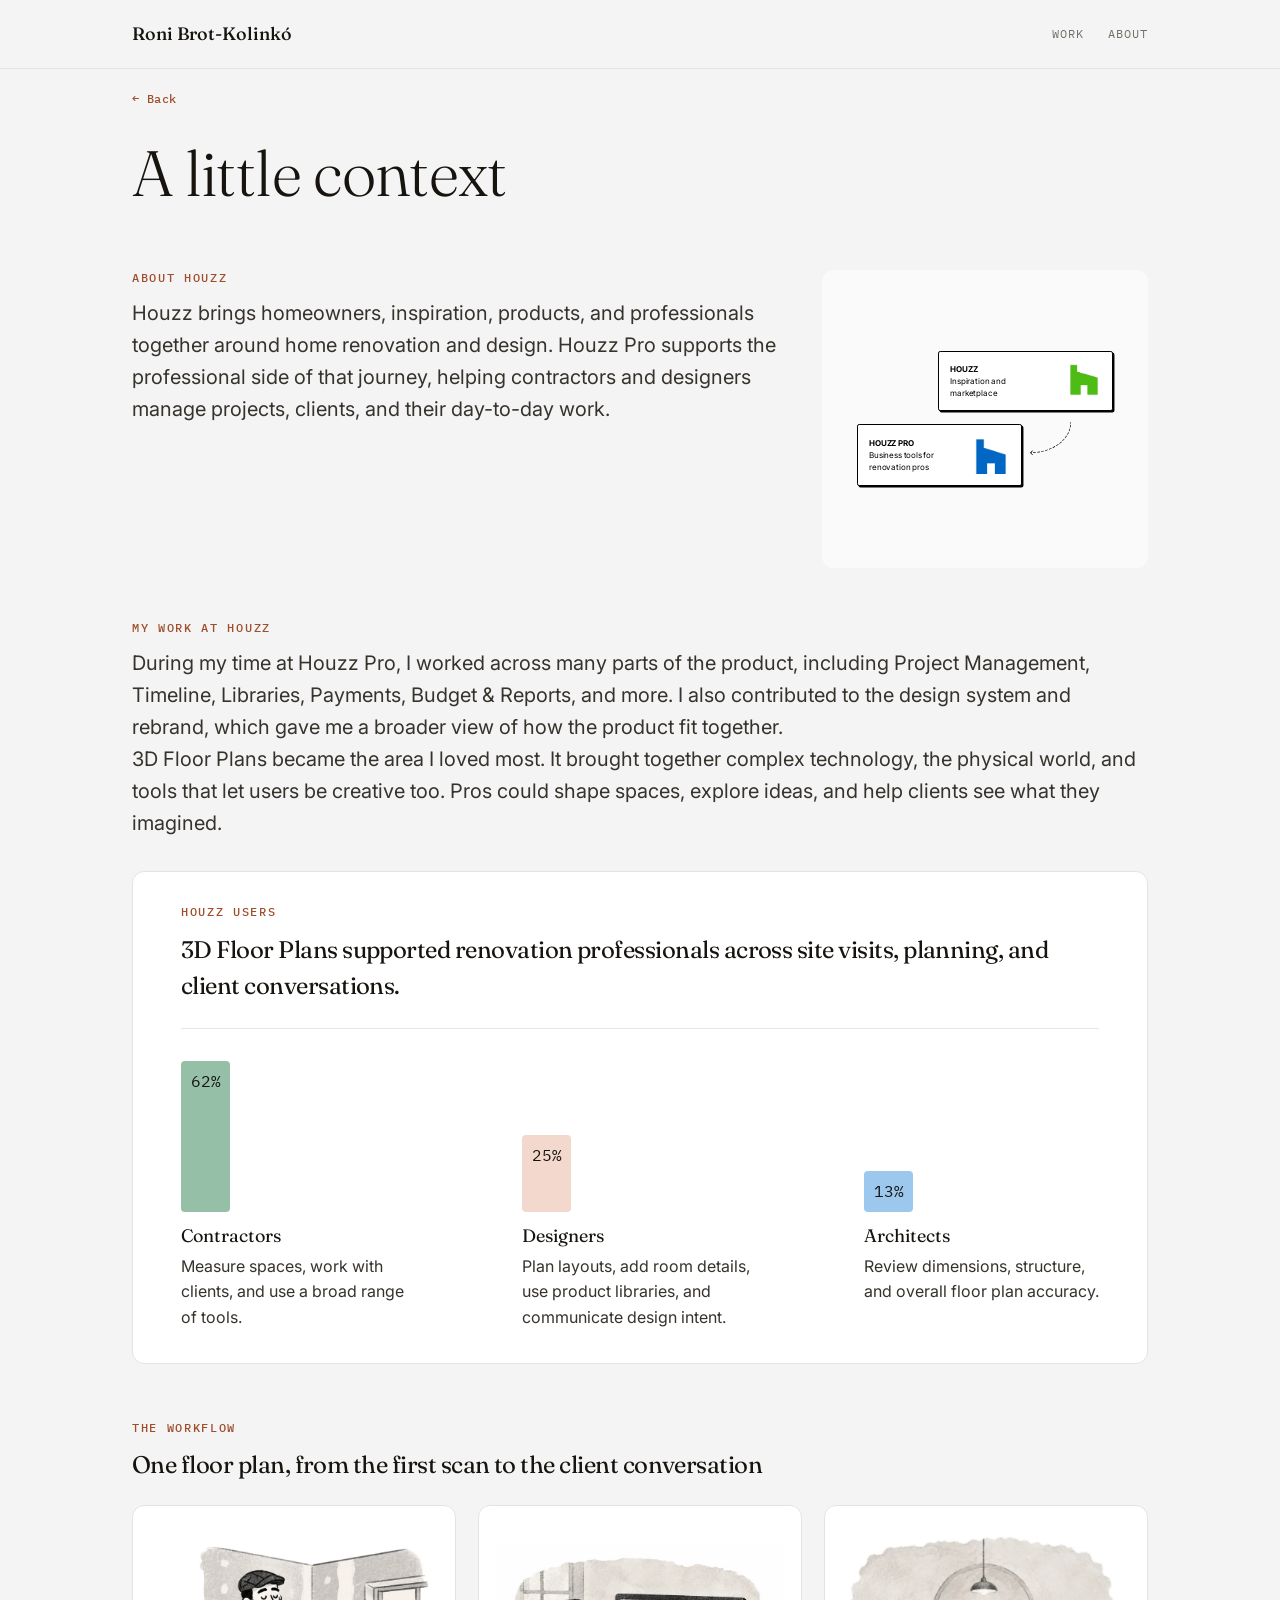
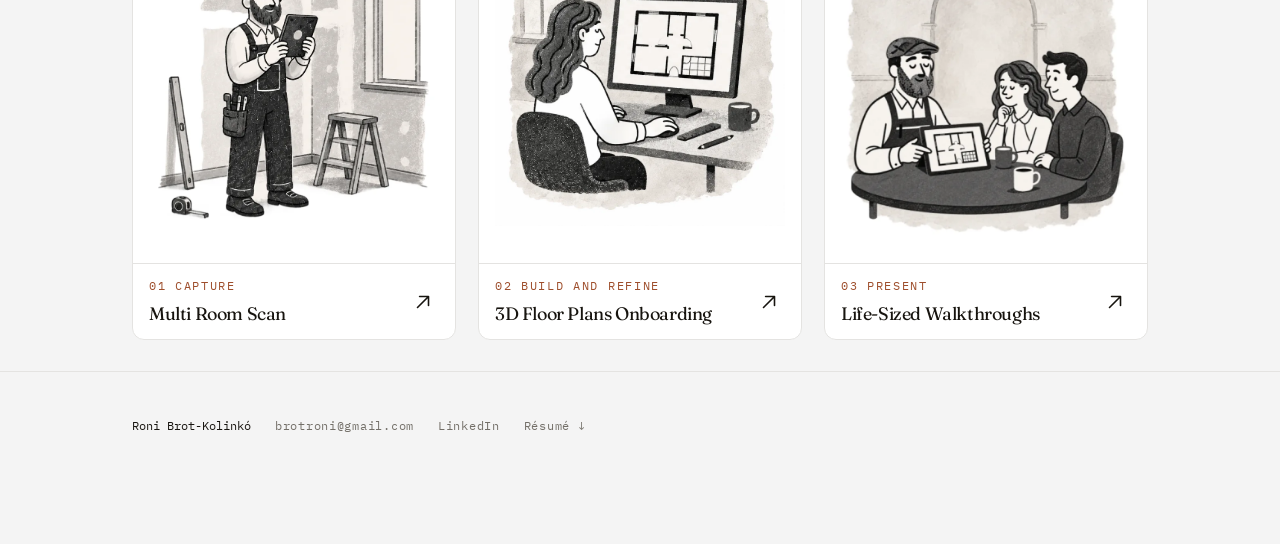
<file: work/houzz-3d-floor-plans.html>
<!DOCTYPE html>
<html lang="en">
<head>
<meta charset="utf-8">
<meta name="viewport" content="width=device-width, initial-scale=1">
<title>A little context - Roni Brot-Kolinkó</title>
<meta name="description" content="Context on Houzz, Houzz Pro, and 3D Floor Plans - the product these case studies are part of.">

<!-- Link preview: LinkedIn, Slack, iMessage, WhatsApp, Facebook -->
<meta property="og:type" content="website">
<meta property="og:site_name" content="Roni Brot-Kolinkó">
<meta property="og:url" content="https://brotroni-dev.github.io/work/houzz-3d-floor-plans.html">
<meta property="og:image" content="https://brotroni-dev.github.io/assets/og-image.png">
<meta property="og:image:width" content="1200">
<meta property="og:image:height" content="630">
<meta property="og:image:alt" content="Roni Brot-Kolinkó, Senior Product Designer, Tel Aviv">
<meta name="twitter:card" content="summary_large_image">
<meta name="twitter:image" content="https://brotroni-dev.github.io/assets/og-image.png">

<!-- Browser tab and home-screen icons -->
<link rel="icon" href="../assets/favicon-32.png" sizes="32x32" type="image/png">
<link rel="icon" href="../assets/favicon-512.png" sizes="512x512" type="image/png">
<link rel="apple-touch-icon" href="../assets/apple-touch-icon.png">
<link rel="preconnect" href="https://fonts.googleapis.com">
<link rel="preconnect" href="https://fonts.gstatic.com" crossorigin>
<link href="https://fonts.googleapis.com/css2?family=Fraunces:opsz,wght@9..144,300;9..144,400;9..144,500;9..144,600&family=Inter:wght@400;700&family=IBM+Plex+Mono:wght@400;500&display=swap" rel="stylesheet">
<link rel="stylesheet" href="../styles/tokens.css?v=139">
<link rel="stylesheet" href="../styles/main.css?v=139">
<style>
/* ============================================================
   Houzz context - "A little context" (from Figma node 870:4891).
   Sits on a flat #f4f4f4 ground with white cards. Prefixed hzx-
   so it stays scoped to this page.
   ============================================================ */

body.hzx { background: #f4f4f4; }

/* Content locked to a 1016 column (72px sides at desktop) */
.hzx-band { padding-inline: max(var(--gutter), calc((100% - 1016px) / 2)); }
.nav__inner { max-width: none; padding-inline: max(var(--gutter), calc((100% - 1016px) / 2)); }
.footer__inner { max-width: none; padding-inline: max(var(--gutter), calc((100% - 1016px) / 2)); }

.hzx-band .hzx-label { font-family: var(--font-mono); font-weight: 500; font-size: 12px;
  line-height: 1.3; letter-spacing: .14em; text-transform: uppercase;
  color: var(--accent); margin: 0; }

/* --- Back bar --- */
.hzx-backbar { padding-block: 20px; line-height: 1.33; }
.hzx-back { font-family: var(--font-mono); font-weight: 500; font-size: 12px;
  letter-spacing: .04em; color: var(--accent); text-decoration: none; }
.hzx-back:hover { color: var(--title); }

/* --- Opener --- */
.hzx-opener { padding-bottom: 32px; }
.hzx-title { font-family: var(--font-display); font-weight: 300;
  font-size: clamp(38px, 6vw, 64px); line-height: 1.4; letter-spacing: -.01em;
  color: var(--title); max-width: 920px; margin: 0; }
.hzx-openerbody { margin-top: 52px; display: flex; flex-direction: column; gap: 52px; }

.hzx-about { display: flex; gap: 40px; align-items: flex-start; justify-content: space-between; }
.hzx-about__text { flex: 0 1 651px; min-width: 0; }
.hzx-prose { font-family: var(--font-body); font-size: 20px; line-height: 1.6;
  color: var(--text); margin: 12px 0 0; }
.hzx-prose + .hzx-prose { margin-top: 0; }

/* --- Brand map: two labelled cards joined by a dashed arrow --- */
.hzx-brandpanel { flex: 0 0 326px; height: 298px; background: rgba(255, 255, 255, .6);
  border-radius: 12px; display: flex; align-items: center; justify-content: center; }
.hzx-brandmap { position: relative; width: 257px; height: 135px; flex: none; }
.hzx-bcard { position: absolute; background: #fff; border: .364px solid #000;
  border-radius: 2.183px; box-shadow: 1.456px 1.456px 0 #000;
  padding: 11.644px; display: flex; align-items: center; }
.hzx-bcard--1 { left: 81.15px; top: 0; width: 175.76px; height: 59.68px; gap: 14.919px; }
.hzx-bcard--2 { left: 0; top: 73.14px; width: 165.57px; height: 61.3px; justify-content: space-between; }
.hzx-bcard p { font-family: var(--font-body); font-size: 8.005px; line-height: 1.5;
  letter-spacing: -.1761px; color: #000; margin: 0; width: 103.343px; }
.hzx-bcard p b { font-weight: 700; display: block; }
.hzx-bcard img { flex: none; display: block; }
.hzx-bcard--1 img { width: 34.205px; height: 36.389px; object-fit: contain; }
.hzx-bcard--2 img { width: 34.205px; height: 38.012px; }
.hzx-bcurve { position: absolute; left: 173.66px; top: 70.47px; width: 41.119px;
  height: 32.75px; transform: rotate(180deg) scaleY(-1); }

/* --- Houzz users card + the bar chart --- */
.hzx-users { padding-bottom: 0; }
.hzx-userscard { background: #fff; border: 1px solid var(--line); border-radius: 12px;
  padding: 32px 48px; display: flex; flex-direction: column; gap: 32px; }
.hzx-userscard__head { border-bottom: 1px solid #e6e6e6; padding-bottom: 24px;
  display: flex; flex-direction: column; gap: 12px; }
.hzx-userscard__h { font-family: var(--font-display); font-weight: 400; font-size: 24px;
  line-height: 1.5; letter-spacing: -.022em; color: var(--title); margin: 0; }

/* Three columns; inside each, the bar sits on a shared 151px baseline so all
   three bottoms line up, with its caption directly underneath. */
.hzx-chart { display: grid; grid-template-columns: repeat(3, 1fr); column-gap: 106px; }
.hzx-col { display: flex; flex-direction: column; min-width: 0; }
.hzx-barwrap { height: 151px; margin-bottom: 12px; display: flex; align-items: flex-end; }
.hzx-bar { width: 49px; box-sizing: border-box;
  border-radius: 4px; padding: 10px; overflow: hidden; }
.hzx-bar span { font-family: var(--font-mono); font-size: 16px; line-height: 1.28;
  color: var(--title); display: block; white-space: nowrap; }
.hzx-bar--1 { height: 151px; background: rgba(81, 149, 111, .6); }
.hzx-bar--2 { height: 77px;  background: rgba(233, 190, 172, .6); }
.hzx-bar--3 { height: 41px;  background: #9cc8ed; }
.hzx-seg h3 { font-family: var(--font-display); font-weight: 400; font-size: 18px;
  line-height: 1.28; color: var(--title); margin: 0; }
.hzx-seg p { font-family: var(--font-body); font-size: 16px; line-height: 1.6;
  color: var(--text); margin: 7px 0 0; }

/* Grow the bars once, the first time the chart scrolls into view. The class is
   added by JS, so with no JS the bars are simply already full. The 151px
   .hzx-barwrap track holds the space, so the card never changes height.
   Each bar starts only after the one before it has nearly settled. */
.hzx-chart--anim .hzx-bar { height: 0; opacity: 0; }
.hzx-chart--anim .hzx-bar span { opacity: 0; }
/* Each bar fades up as it grows, so it materialises out of nothing rather
   than wiping into view at full strength. */
.hzx-chart--anim.is-in .hzx-bar {
  opacity: 1;
  transition: height 1100ms cubic-bezier(.16, 1, .3, 1),
              opacity 650ms ease; }
.hzx-chart--anim.is-in .hzx-bar span {
  opacity: 1; transition: opacity 400ms ease; }
.hzx-chart--anim.is-in .hzx-bar--1 { height: 151px; transition-delay: 0ms; }
.hzx-chart--anim.is-in .hzx-bar--2 { height: 77px;  transition-delay: 480ms; }
.hzx-chart--anim.is-in .hzx-bar--3 { height: 41px;  transition-delay: 960ms; }
.hzx-chart--anim.is-in .hzx-bar--1 span { transition-delay: 700ms; }
.hzx-chart--anim.is-in .hzx-bar--2 span { transition-delay: 1180ms; }
.hzx-chart--anim.is-in .hzx-bar--3 span { transition-delay: 1660ms; }

/* --- The workflow --- */
.hzx-workflow { padding-top: 40px; padding-bottom: 30px; }
.hzx-workflow__head { padding-top: 16px; display: flex; flex-direction: column; gap: 12px; }
.hzx-workflow__h { font-family: var(--font-display); font-weight: 400; font-size: 24px;
  line-height: 1.5; letter-spacing: -.022em; color: var(--title); margin: 0; }
.hzx-cards { position: relative; margin-top: 22px;
  display: flex; align-items: center; justify-content: space-between; gap: 22px; }

.hzx-card { flex: 0 1 324px; min-width: 0; background: #fff; border: 1px solid var(--line);
  border-radius: 12px; overflow: hidden; text-decoration: none; display: flex;
  flex-direction: column; position: relative; z-index: 1; will-change: transform;
  transition: transform 220ms cubic-bezier(.22, 1, .36, 1),
              box-shadow 220ms cubic-bezier(.22, 1, .36, 1),
              border-color 180ms ease; }
.hzx-card:hover, .hzx-card:focus-visible {
  transform: translateY(-6px);
  border-color: var(--accent);
  box-shadow: 0 18px 34px -10px rgba(23, 20, 15, .18), 0 4px 10px -4px rgba(23, 20, 15, .10); }
.hzx-card:focus-visible { outline: 2px solid var(--accent); outline-offset: 3px; }
.hzx-card:active { transform: translateY(-2px); transition-duration: 90ms; }
.hzx-card__fig { height: 357px; padding: 16px; margin: 0;
  display: flex; align-items: center; justify-content: center; }
/* The illustration and its light layer share one box, so the glow stays pinned
   to the screen it belongs to at any card width, and both scale together. */
.hzx-card__art { position: relative; display: block; width: 100%;
  transition: transform 320ms cubic-bezier(.22, 1, .36, 1); }
.hzx-card__illus { display: block; width: 100%; height: auto; }
/* Positions come from the Figma frame, measured as a share of each
   illustration's own box - see media/context/glow-*.svg */
.hzx-card__glow { position: absolute; pointer-events: none;
  /* Comes up slowly and eases off a little quicker, so it reads as light
     warming rather than a layer switching on. */
  opacity: 0; transition: opacity 380ms ease; }
.hzx-card:hover .hzx-card__glow, .hzx-card:focus-visible .hzx-card__glow {
  transition: opacity 900ms cubic-bezier(.33, .68, .31, 1); }
.hzx-card:hover .hzx-card__art, .hzx-card:focus-visible .hzx-card__art { transform: scale(1.035); }
.hzx-card:hover .hzx-card__glow, .hzx-card:focus-visible .hzx-card__glow { opacity: 1; }
@media (prefers-reduced-motion: reduce) {
  .hzx-card__art, .hzx-card__glow { transition: none; }
}
.hzx-card__foot { border-top: 1px solid var(--line); padding: 12px 16px;
  display: flex; align-items: center; gap: 4px; }
.hzx-card__txt { flex: 1 1 0; min-width: 0; display: flex; flex-direction: column; gap: 4px; }
.hzx-card__k { font-family: var(--font-mono); font-size: 12px; letter-spacing: .14em;
  text-transform: uppercase; color: var(--accent); margin: 0; }
.hzx-card__t { font-family: var(--font-display); font-weight: 400; font-size: 18px;
  line-height: 1.5; letter-spacing: -.022em; color: var(--title); margin: 0; }
.hzx-card__arrow { flex: none; width: 32px; height: 32px; color: var(--title);
  transition: transform 220ms cubic-bezier(.22, 1, .36, 1), color 180ms ease; }
.hzx-card:hover .hzx-card__arrow, .hzx-card:focus-visible .hzx-card__arrow {
  color: var(--accent); transform: translate(3px, -3px); }
.hzx-card__t { transition: color 180ms ease; }
.hzx-card:hover .hzx-card__t, .hzx-card:focus-visible .hzx-card__t { color: var(--accent); }

@media (prefers-reduced-motion: reduce) {
  .hzx-card, .hzx-card__fig img, .hzx-card__arrow { transition: none; }
  .hzx-card:hover, .hzx-card:focus-visible { transform: none; }
  .hzx-card:hover .hzx-card__fig img, .hzx-card:focus-visible .hzx-card__fig img { transform: none; }
}

.hzx-footwrap { margin-top: 0; }

/* ---------- Responsive ---------- */
@media (max-width: 1000px) {
  /* The dashed run is positioned for the 1016 desktop track only */
  .hzx-chart { column-gap: 40px; }
}
@media (max-width: 900px) {
  /* Stacked: a flex-basis would turn into a HEIGHT here */
  .hzx-about { flex-direction: column; align-items: stretch; gap: 32px; }
  .hzx-about > * { flex: 0 0 auto; width: 100%; }
  .hzx-brandpanel { align-self: center; max-width: 326px; }
  .hzx-title { line-height: 1.2; }
  .hzx-prose { font-size: 17px; }
  .hzx-userscard { padding: 24px; }
  .hzx-cards { flex-direction: column; align-items: stretch; }
  .hzx-card { flex: 0 0 auto; width: 100%; }
  .hzx-card__fig { height: 300px; }
}
@media (max-width: 700px) {
  /* One column: each bar stays directly above its own caption. Stacked, the
     bars no longer share a baseline, so each track hugs its own bar - still a
     fixed height, so the card does not resize while they animate. */
  .hzx-chart { grid-template-columns: 1fr; row-gap: 28px; }
  .hzx-barwrap { margin-bottom: 8px; }
  .hzx-col:nth-child(1) .hzx-barwrap { height: 151px; }
  .hzx-col:nth-child(2) .hzx-barwrap { height: 77px; }
  .hzx-col:nth-child(3) .hzx-barwrap { height: 41px; }
}
</style>
<script src="../scripts/nav.js?v=3" defer></script>
</head>
<body class="hzx">

<!-- Nav -->
<nav class="nav">
  <div class="nav__inner">
    <a class="nav__name" href="../index.html">Roni Brot-Kolinkó</a>
    <span class="nav__links">
      <a href="../index.html#work">Work</a>
      <a href="../about/">About</a>
    </span>
  </div>
</nav>

<!-- Back -->
<div class="hzx-band hzx-backbar">
  <a class="hzx-back" href="../index.html" data-back>&larr; Back</a>
</div>

<!-- Opener -->
<header class="hzx-band hzx-opener">
  <h1 class="hzx-title">A little context</h1>

  <div class="hzx-openerbody">
    <div class="hzx-about">
      <div class="hzx-about__text">
        <p class="hzx-label">About houzz</p>
        <p class="hzx-prose">Houzz brings homeowners, inspiration, products, and professionals together around home renovation and design. Houzz Pro supports the professional side of that journey, helping contractors and designers manage projects, clients, and their day-to-day work.</p>
      </div>

      <div class="hzx-brandpanel">
        <div class="hzx-brandmap">
          <div class="hzx-bcard hzx-bcard--1">
            <p><b>HOUZZ</b>Inspiration and marketplace</p>
            <img src="../media/context/logo-houzz.webp" alt="" width="396" height="396">
          </div>
          <div class="hzx-bcard hzx-bcard--2">
            <p><b>HOUZZ PRO</b>Business tools for renovation pros</p>
            <img src="../media/context/logo-houzzpro.webp" alt="" width="378" height="384" loading="lazy" decoding="async">
          </div>
          <img class="hzx-bcurve" src="../media/context/hz-arrow-curve.svg" alt="" aria-hidden="true" width="42" height="33" loading="lazy" decoding="async">
        </div>
      </div>
    </div>

    <div>
      <p class="hzx-label">My work at houzz</p>
      <p class="hzx-prose">During my time at Houzz Pro, I worked across many parts of the product, including Project Management, Timeline, Libraries, Payments, Budget &amp; Reports, and more. I also contributed to the design system and rebrand, which gave me a broader view of how the product fit together.</p>
      <p class="hzx-prose">3D Floor Plans became the area I loved most. It brought together complex technology, the physical world, and tools that let users be creative too. Pros could shape spaces, explore ideas, and help clients see what they imagined.</p>
    </div>
  </div>
</header>

<!-- Houzz users -->
<section class="hzx-band hzx-users">
  <div class="hzx-userscard">
    <div class="hzx-userscard__head">
      <p class="hzx-label">Houzz users</p>
      <h2 class="hzx-userscard__h">3D Floor Plans supported renovation professionals across site visits, planning, and client conversations.</h2>
    </div>

    <div class="hzx-chart" id="hzx-chart">
      <div class="hzx-col">
        <div class="hzx-barwrap"><div class="hzx-bar hzx-bar--1"><span>62%</span></div></div>
        <div class="hzx-seg">
          <h3>Contractors</h3>
          <p>Measure spaces, work with clients, and use a broad range of tools.</p>
        </div>
      </div>
      <div class="hzx-col">
        <div class="hzx-barwrap"><div class="hzx-bar hzx-bar--2"><span>25%</span></div></div>
        <div class="hzx-seg">
          <h3>Designers</h3>
          <p>Plan layouts, add room details, use product libraries, and communicate design intent.</p>
        </div>
      </div>
      <div class="hzx-col">
        <div class="hzx-barwrap"><div class="hzx-bar hzx-bar--3"><span>13%</span></div></div>
        <div class="hzx-seg">
          <h3>Architects</h3>
          <p>Review dimensions, structure, and overall floor plan accuracy.</p>
        </div>
      </div>
    </div>
  </div>
</section>

<!-- The workflow -->
<section class="hzx-band hzx-workflow">
  <div class="hzx-workflow__head">
    <p class="hzx-label">The workflow</p>
    <h2 class="hzx-workflow__h">One floor plan, from the first scan to the client conversation</h2>
  </div>

  <div class="hzx-cards">

    <a class="hzx-card" href="multi-room-mobile-scan.html">
      <figure class="hzx-card__fig">
        <span class="hzx-card__art"><img class="hzx-card__illus" src="../media/context/hz-capture.webp" alt="A contractor scanning a room with a tablet" width="777" height="813" loading="lazy" decoding="async"><img class="hzx-card__glow" src="../media/context/glow-capture.svg" alt="" aria-hidden="true" style="left:49.98%;top:32.14%;width:45.19%;height:55.50%" loading="lazy" decoding="async"></span>
      </figure>
      <div class="hzx-card__foot">
        <div class="hzx-card__txt">
          <p class="hzx-card__k">01 Capture</p>
          <p class="hzx-card__t">Multi Room Scan</p>
        </div>
        <svg class="hzx-card__arrow" viewBox="0 0 32 32" fill="none" aria-hidden="true"><path d="M10.5 21.5 21.5 10.5M12.6 10.5h8.9v8.9" stroke="currentColor" stroke-width="1.6" stroke-linecap="round" stroke-linejoin="round"/></svg>
      </div>
    </a>

    <a class="hzx-card" href="floor-plan-onboarding.html">
      <figure class="hzx-card__fig">
        <span class="hzx-card__art"><img class="hzx-card__illus" src="../media/context/hz-build.webp" alt="A designer refining a floor plan on a desktop screen" width="756" height="738" loading="lazy" decoding="async"><img class="hzx-card__glow" src="../media/context/glow-build.svg" alt="" aria-hidden="true" style="left:26.19%;top:5.28%;width:71.43%;height:62.20%" loading="lazy" decoding="async"></span>
      </figure>
      <div class="hzx-card__foot">
        <div class="hzx-card__txt">
          <p class="hzx-card__k">02 Build and refine</p>
          <p class="hzx-card__t">3D Floor Plans Onboarding</p>
        </div>
        <svg class="hzx-card__arrow" viewBox="0 0 32 32" fill="none" aria-hidden="true"><path d="M10.5 21.5 21.5 10.5M12.6 10.5h8.9v8.9" stroke="currentColor" stroke-width="1.6" stroke-linecap="round" stroke-linejoin="round"/></svg>
      </div>
    </a>

    <a class="hzx-card" href="ar-walkthrough.html">
      <figure class="hzx-card__fig">
        <span class="hzx-card__art"><img class="hzx-card__illus" src="../media/context/hz-present.webp" alt="A pro showing a plan on a tablet to two clients at a table" width="708" height="741" loading="lazy" decoding="async"><img class="hzx-card__glow" src="../media/context/glow-present.svg" alt="" aria-hidden="true" style="left:23.94%;top:39.98%;width:54.24%;height:51.01%" loading="lazy" decoding="async"></span>
      </figure>
      <div class="hzx-card__foot">
        <div class="hzx-card__txt">
          <p class="hzx-card__k">03 Present</p>
          <p class="hzx-card__t">Life-Sized Walkthroughs</p>
        </div>
        <svg class="hzx-card__arrow" viewBox="0 0 32 32" fill="none" aria-hidden="true"><path d="M10.5 21.5 21.5 10.5M12.6 10.5h8.9v8.9" stroke="currentColor" stroke-width="1.6" stroke-linecap="round" stroke-linejoin="round"/></svg>
      </div>
    </a>
  </div>
</section>

<!-- Footer -->
<footer class="footer hzx-footwrap">
  <div class="footer__inner">
    <span class="footer__name">Roni Brot-Kolinkó</span>
    <a href="mailto:brotroni@gmail.com">brotroni@gmail.com</a>
    <a href="https://www.linkedin.com/in/roni-brot-kolink%C3%B3/" target="_blank" rel="noopener">LinkedIn</a>
    <a href="../assets/Roni%20Brot-Kolink%C3%B3%20CV%202026.pdf" download="Roni Brot-Kolinkó CV 2026.pdf">Résumé ↓</a>
  </div>
</footer>

<script>
// Grow the user bars once, the first time the chart scrolls into view.
(function () {
  var chart = document.getElementById('hzx-chart');
  if (!chart) return;
  if (!('IntersectionObserver' in window)) return;
  if (window.matchMedia('(prefers-reduced-motion: reduce)').matches) return;

  // Collapse them only now, so a browser without JS still shows the full chart
  chart.classList.add('hzx-chart--anim');

  var io = new IntersectionObserver(function (entries) {
    entries.forEach(function (e) {
      if (!e.isIntersecting) return;
      chart.classList.add('is-in');
      io.disconnect();          // first time only
    });
  }, { threshold: 0.35 });
  io.observe(chart);
})();
</script>

<script>
/* The Back link behaves like the browser's own Back button, so arriving here
   from a case study returns you to that case study rather than to the home
   page. The href stays as the fallback for a direct visit, a new tab, or a
   visitor coming from outside the site. */
(function () {
  var back = document.querySelector('[data-back]');
  if (!back) return;
  var internal = false;
  try {
    internal = !!document.referrer &&
               new URL(document.referrer).origin === location.origin;
  } catch (e) {}
  if (!internal || history.length < 2) return;
  back.addEventListener('click', function (e) {
    /* leave modifier-clicks alone so "open in new tab" still works */
    if (e.button !== 0 || e.metaKey || e.ctrlKey || e.shiftKey || e.altKey) return;
    e.preventDefault();
    history.back();
  });
})();
</script>

</body>
</html>
</file>
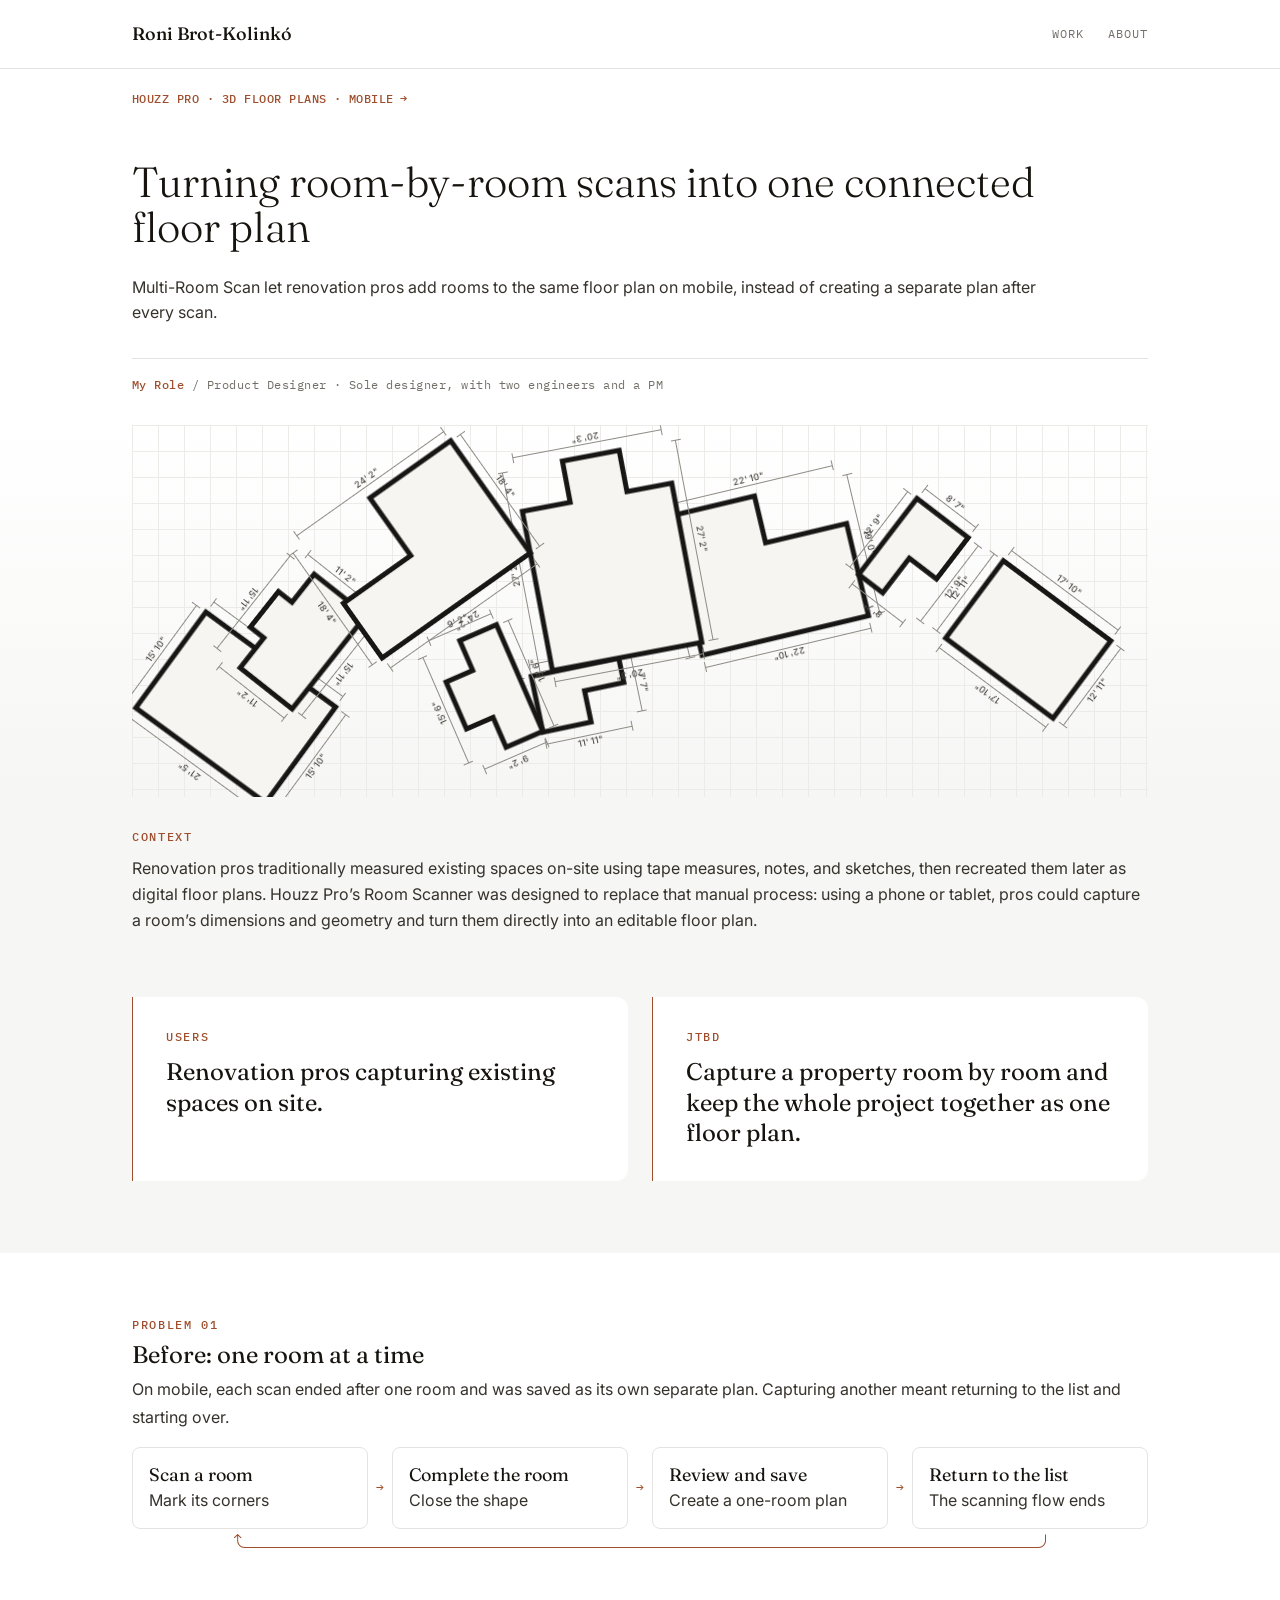
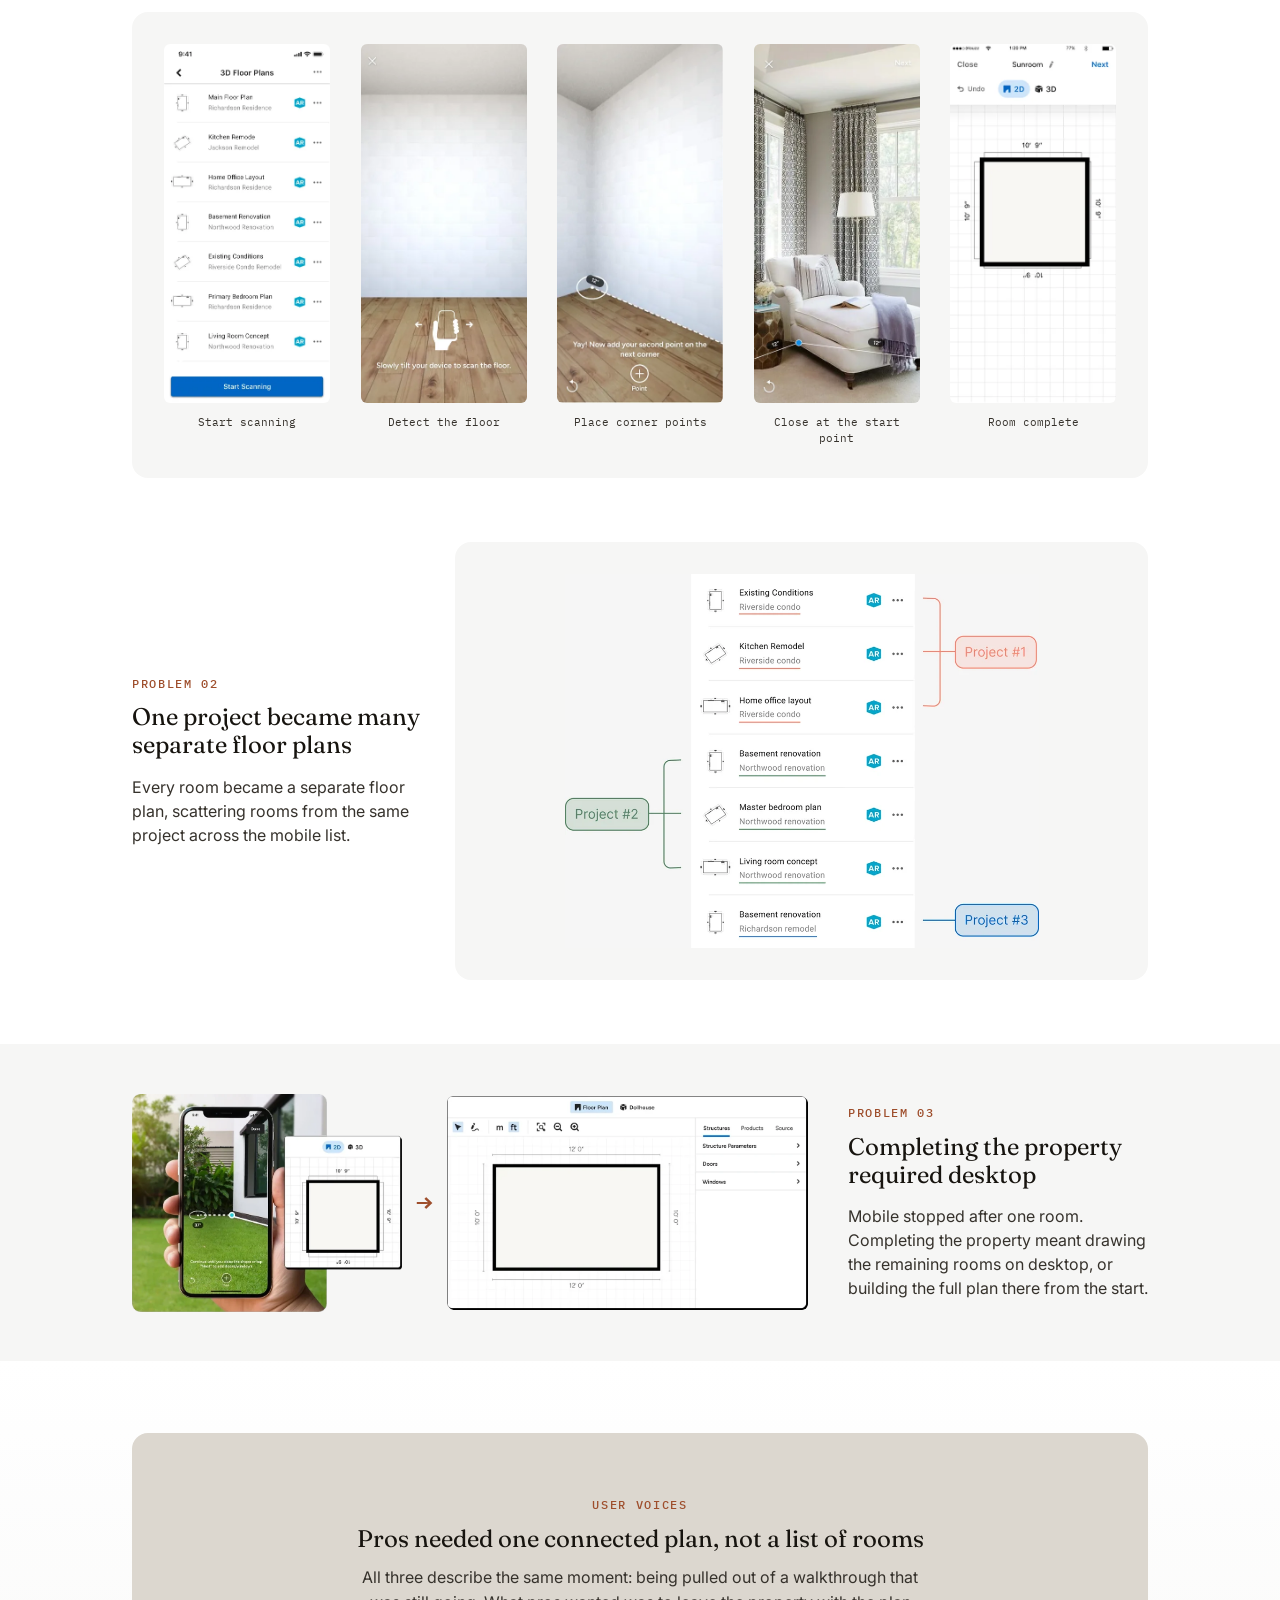
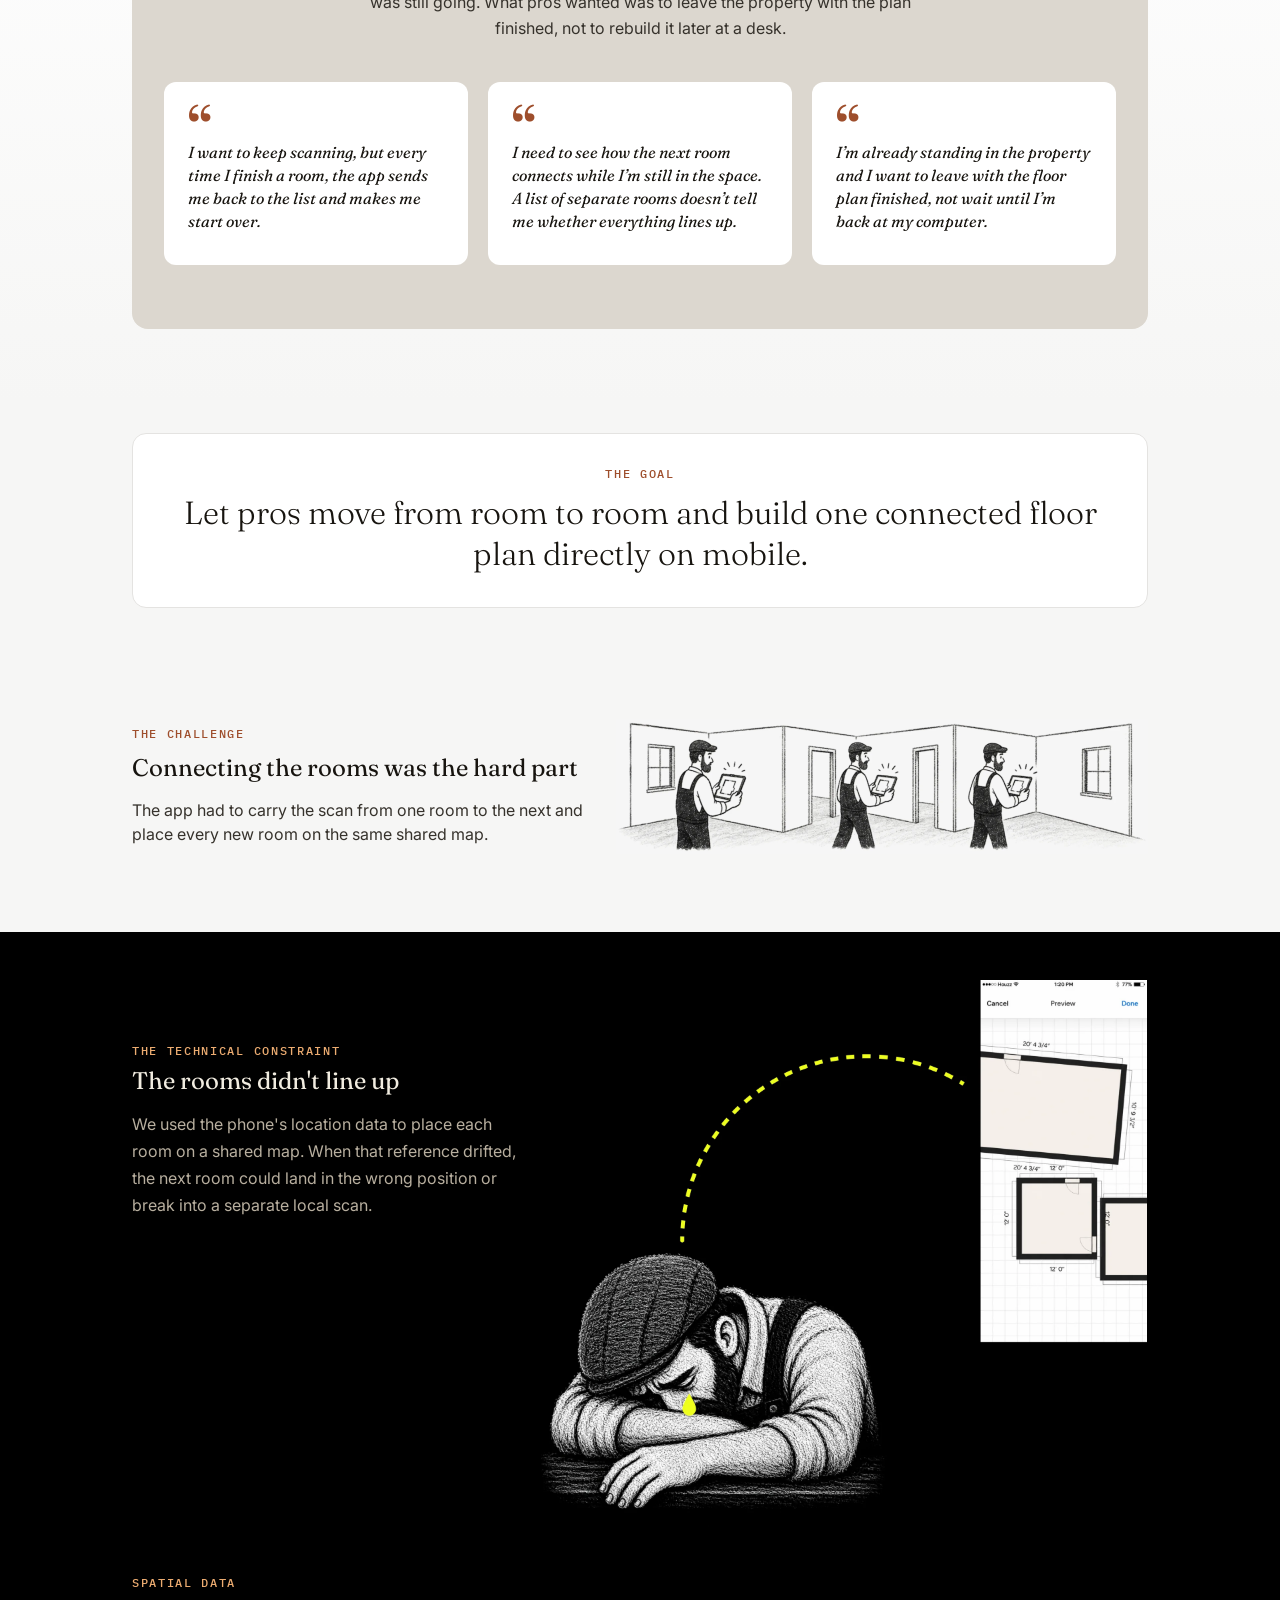
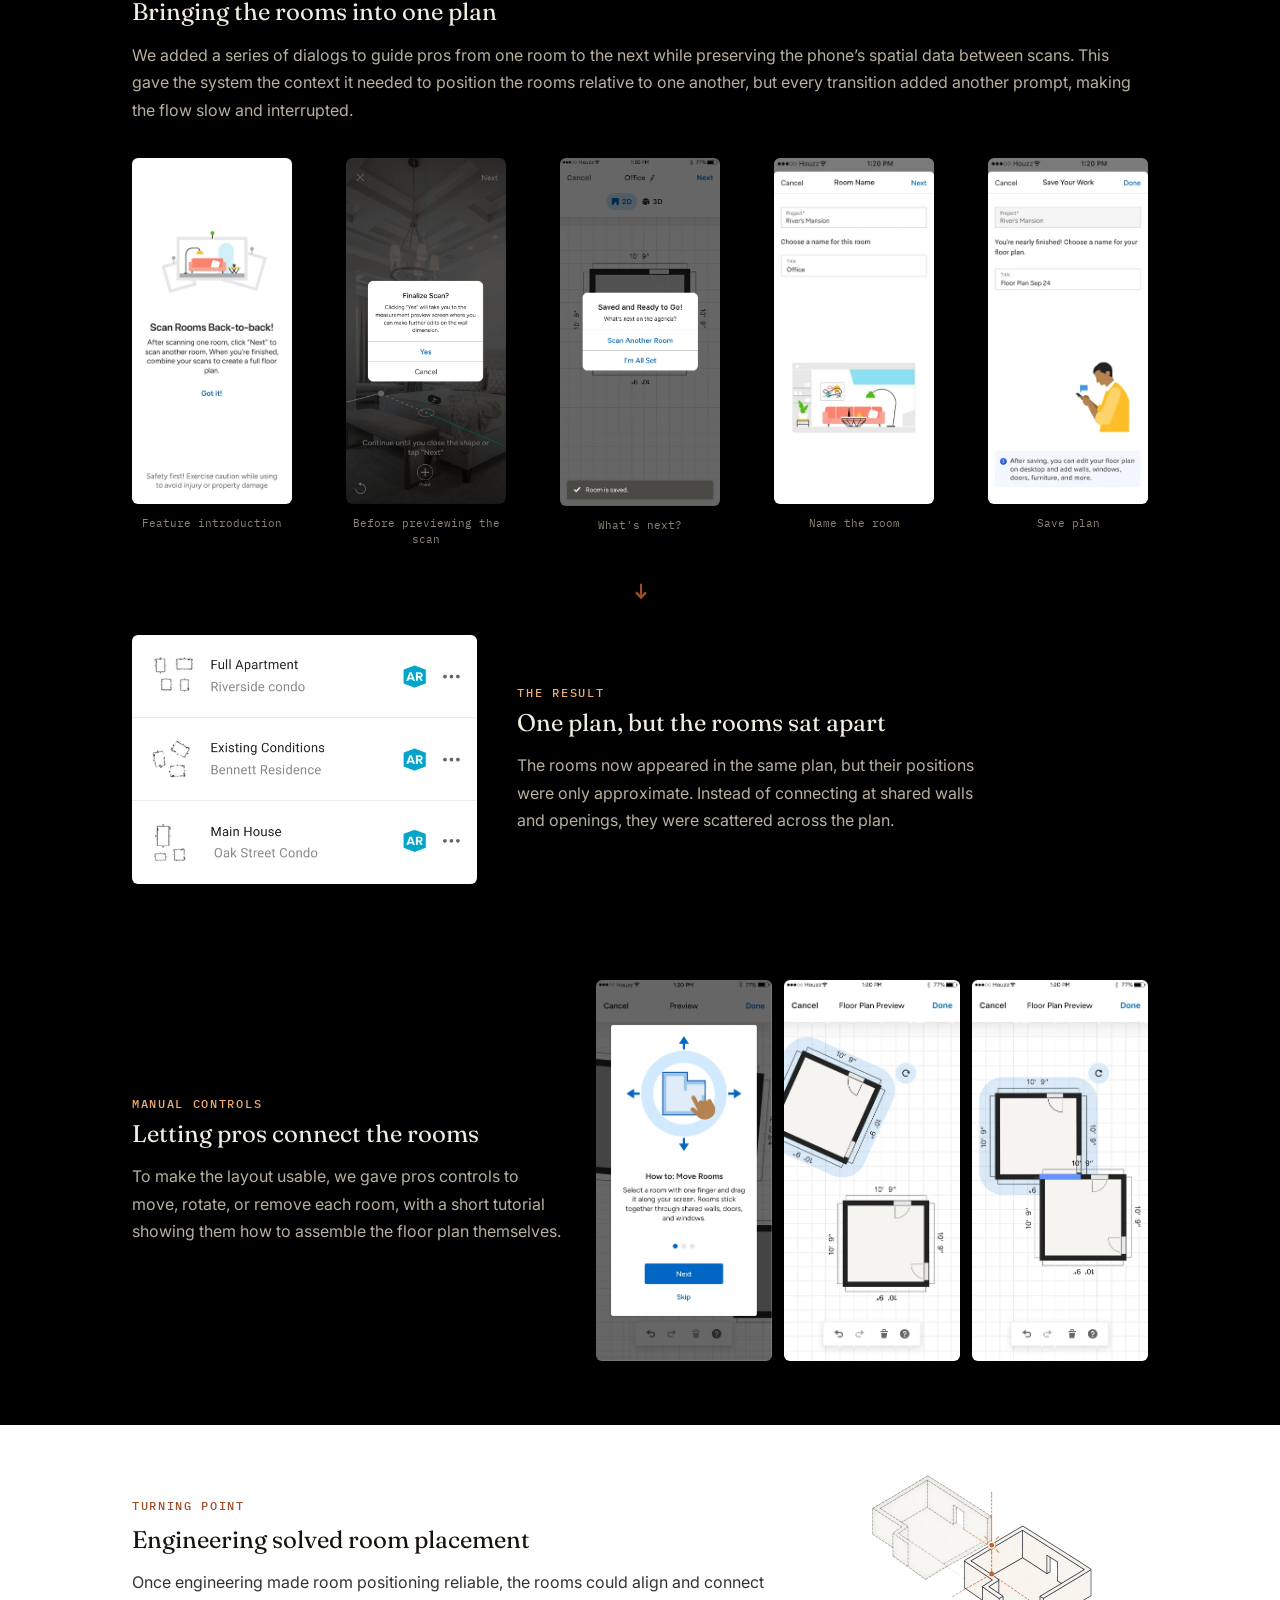
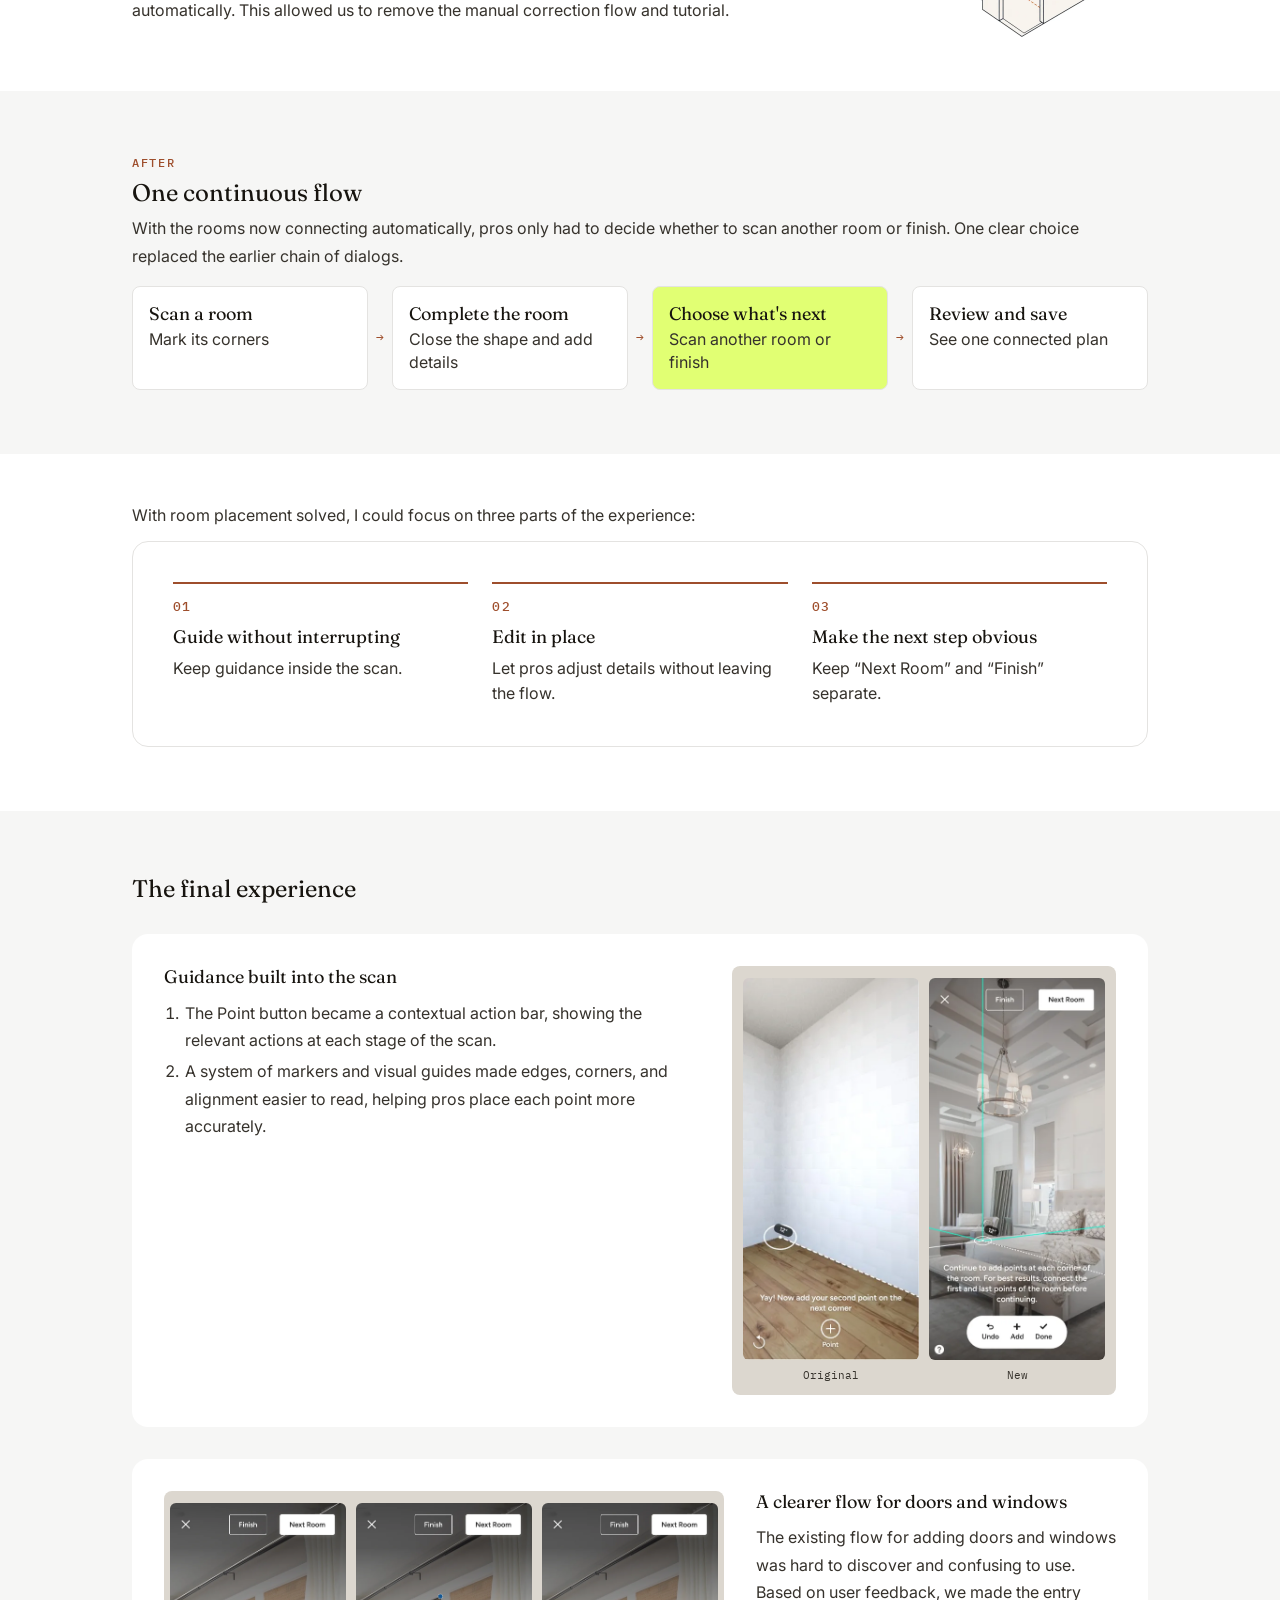
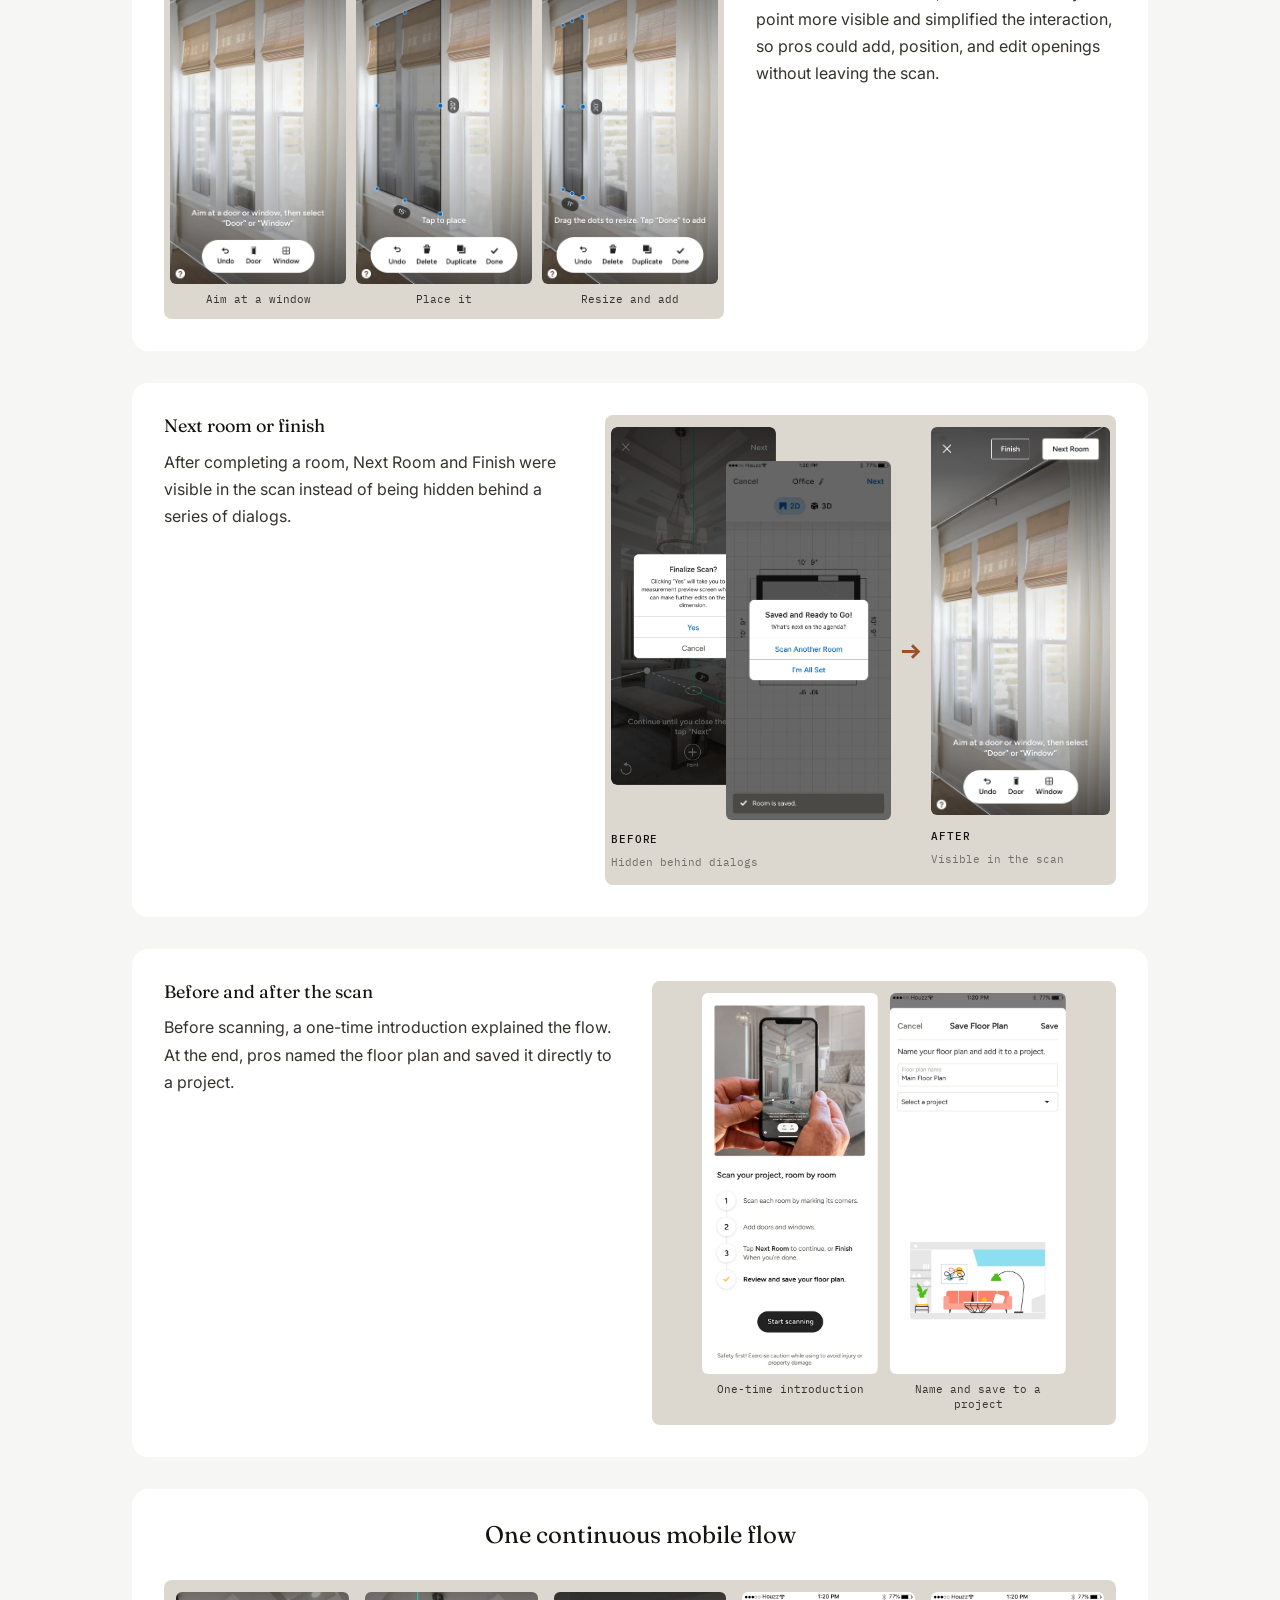
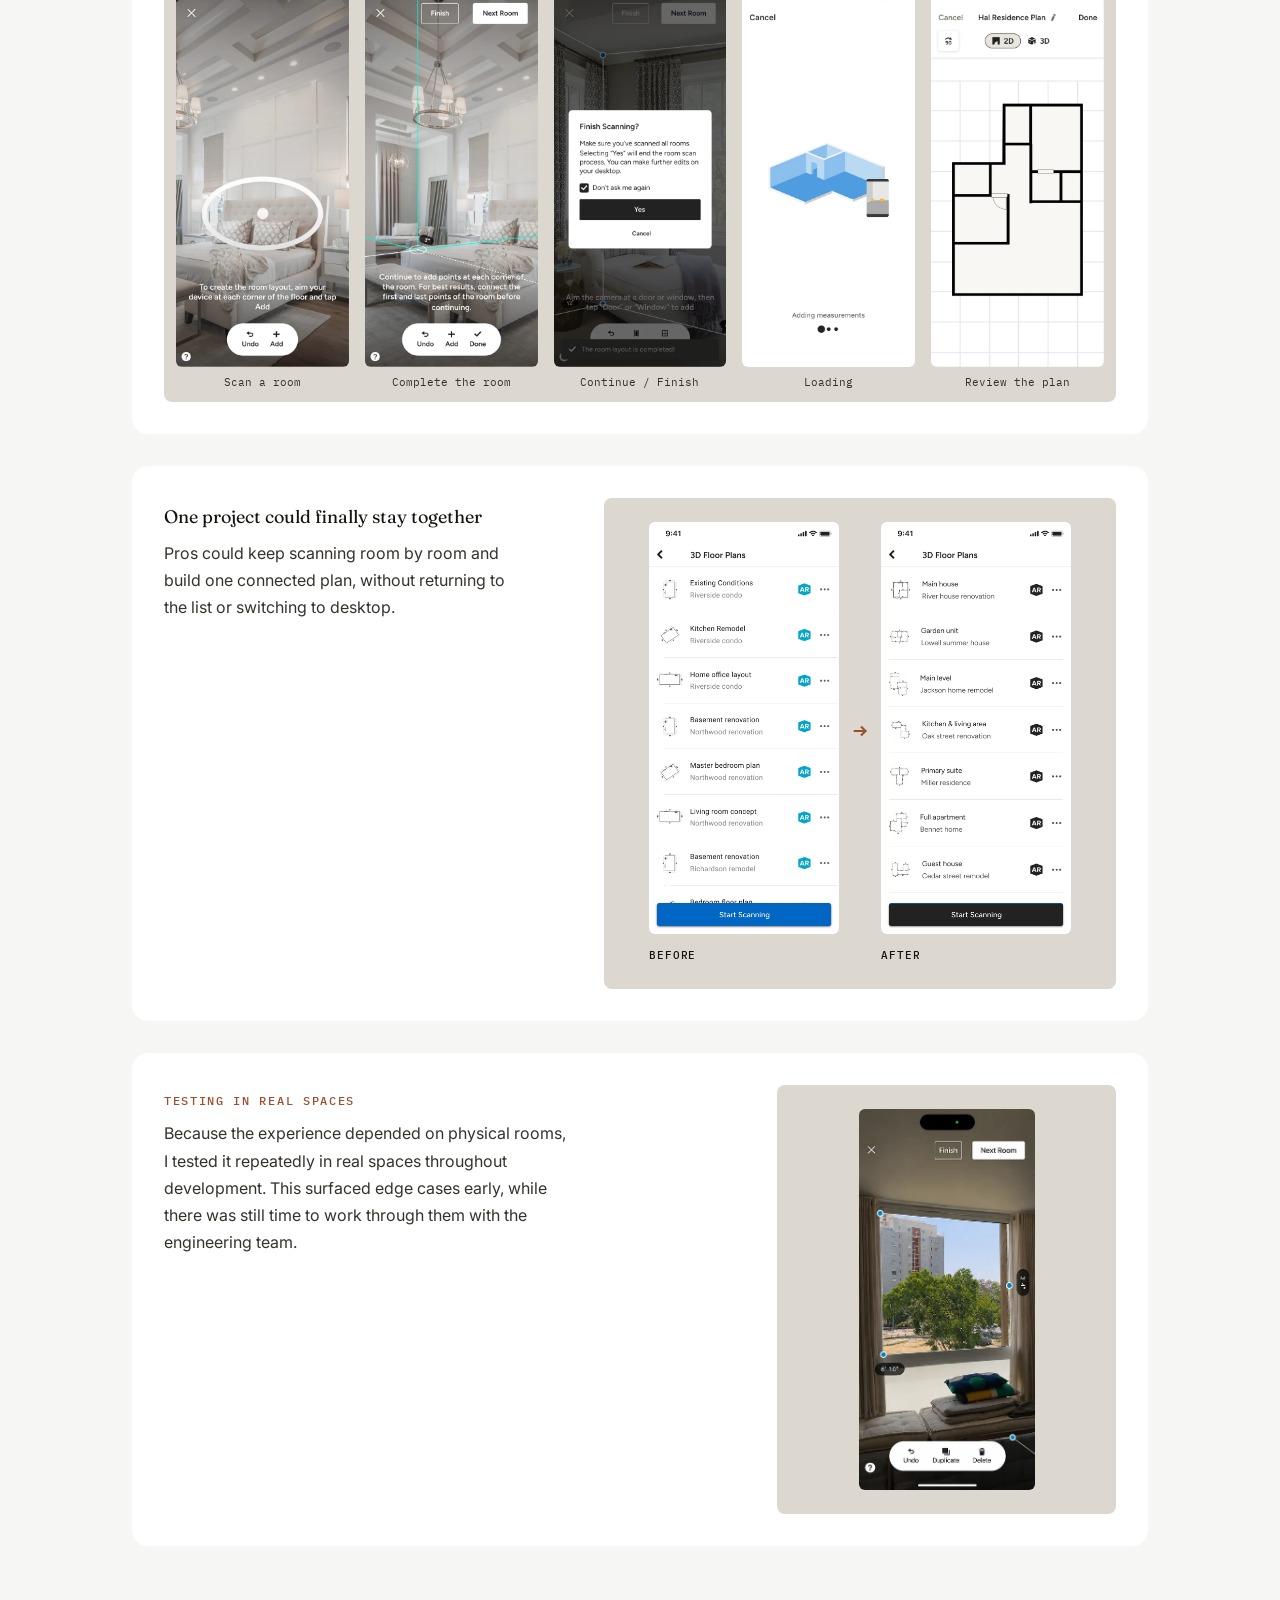
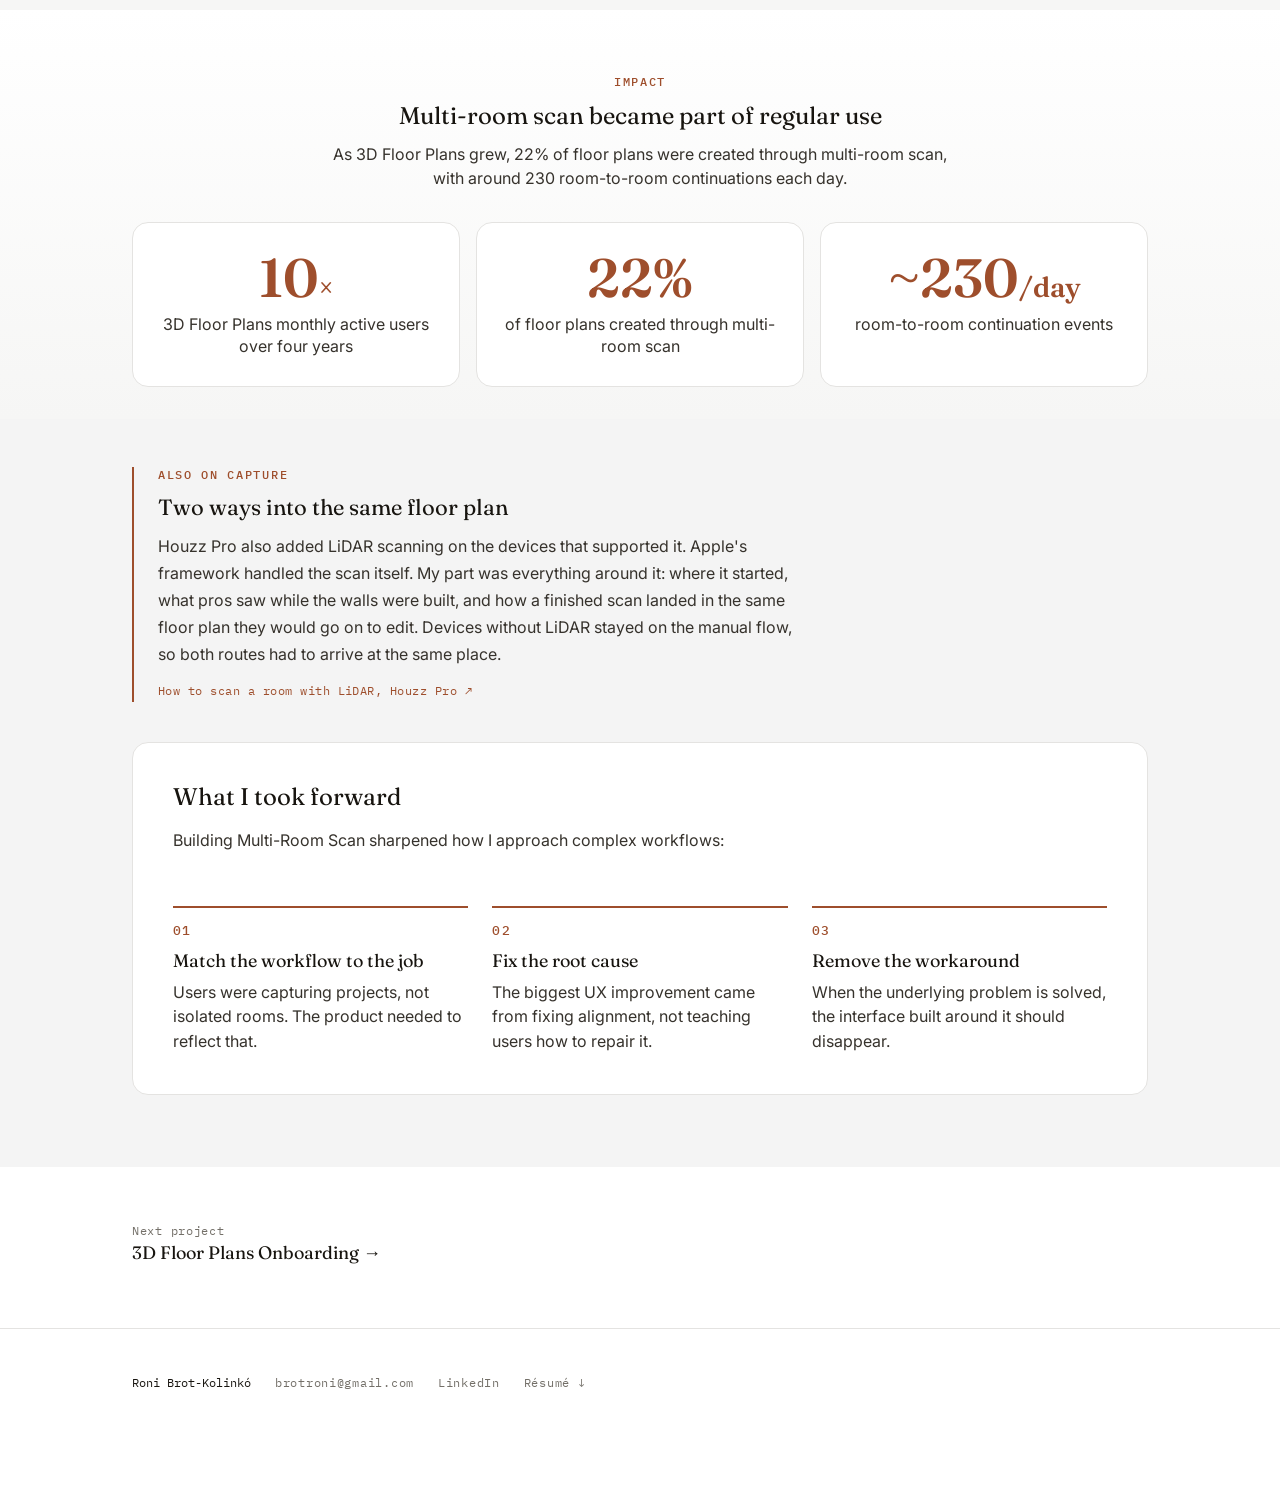
<file: work/multi-room-mobile-scan.html>
<!DOCTYPE html>
<html lang="en">
<head>
<meta charset="utf-8">
<meta name="viewport" content="width=device-width, initial-scale=1">
<title>Multi-Room Mobile Scan - Roni Brot-Kolinkó</title>
<meta name="description" content="Multi-Room Scan let renovation pros add rooms to the same floor plan on mobile, instead of creating a separate plan after every scan.">

<!-- Link preview: LinkedIn, Slack, iMessage, WhatsApp, Facebook -->
<meta property="og:type" content="website">
<meta property="og:site_name" content="Roni Brot-Kolinkó">
<meta property="og:url" content="https://brotroni-dev.github.io/work/multi-room-mobile-scan.html">
<meta property="og:image" content="https://brotroni-dev.github.io/assets/og-image.png">
<meta property="og:image:width" content="1200">
<meta property="og:image:height" content="630">
<meta property="og:image:alt" content="Roni Brot-Kolinkó, Senior Product Designer, Tel Aviv">
<meta name="twitter:card" content="summary_large_image">
<meta name="twitter:image" content="https://brotroni-dev.github.io/assets/og-image.png">

<!-- Browser tab and home-screen icons -->
<link rel="icon" href="../assets/favicon-32.png" sizes="32x32" type="image/png">
<link rel="icon" href="../assets/favicon-512.png" sizes="512x512" type="image/png">
<link rel="apple-touch-icon" href="../assets/apple-touch-icon.png">
<link rel="preconnect" href="https://fonts.googleapis.com">
<link rel="preconnect" href="https://fonts.gstatic.com" crossorigin>
<link href="https://fonts.googleapis.com/css2?family=Fraunces:ital,opsz,wght@0,9..144,300;0,9..144,400;0,9..144,500;0,9..144,600;1,9..144,400&family=Inter:ital,wght@0,400;0,500;1,400&family=IBM+Plex+Mono:wght@400;500&display=swap" rel="stylesheet">
<link rel="stylesheet" href="../styles/tokens.css?v=139">
<link rel="stylesheet" href="../styles/main.css?v=139">
<style>
/* ============================================================
   Multi-Room Mobile Scan - visual redesign (from Figma
   node 162:169). Same system as the other two case studies:
   white ground, Fraunces headings, full-bleed gray bands,
   white rounded cards. One reserved near-black section carries
   the technical constraint and the two failed attempts.
   Prefixed mrx- so it stays scoped to this page.
   ============================================================ */

/* --- Shared band: background runs full-bleed (side to side); content is
   centered and locked to a 1016 column (72px sides at desktop) --- */
.mrx-band { padding-inline: max(var(--gutter), calc((100% - 1016px) / 2)); }
.nav__inner { max-width: none; padding-inline: max(var(--gutter), calc((100% - 1016px) / 2)); }
.footer__inner { max-width: none; padding-inline: max(var(--gutter), calc((100% - 1016px) / 2)); }

.mrx-band .mrx-label { font-family: var(--font-mono); font-weight: 500; font-size: 12px;
  line-height: 1.3; letter-spacing: .14em; text-transform: uppercase;
  color: var(--accent); margin: 0; }
.mrx-rule { width: 100%; height: 1px; border: 0; background: var(--line); margin: 0; }
/* Mono caption under a screenshot */
.mrx-cap { font-family: var(--font-mono); font-size: 11px; line-height: 1.4;
  color: var(--text); text-align: center; margin: 0; }

/* --- Meta line + opener --- */
.mrx-metabar { padding-block: 20px; line-height: 1.33; }
/* The meta line links through to the Houzz Pro context page */
.mrx-meta { display: inline-flex; align-items: baseline; gap: 6px;
  font-family: var(--font-mono); font-weight: 500; font-size: 12px;
  letter-spacing: .04em; color: var(--accent); text-decoration: none;
  transition: color 160ms ease; }
.mrx-meta i { font-style: normal; transition: transform 200ms cubic-bezier(.22, 1, .36, 1); }
.mrx-meta:hover, .mrx-meta:focus-visible { color: var(--title); }
.mrx-meta:hover i, .mrx-meta:focus-visible i { transform: translateX(4px); }
@media (prefers-reduced-motion: reduce) {
  .mrx-meta i { transition: none; }
  .mrx-meta:hover i, .mrx-meta:focus-visible i { transform: none; }
}
.mrx-opener { padding-top: 32px; padding-bottom: 12px; }
.mrx-title { font-family: var(--font-display); font-weight: 300;
  font-size: clamp(30px, 5vw, 42px); line-height: 1.08; color: var(--title);
  max-width: 920px; margin: 0; }
.mrx-lead { font-family: var(--font-body); font-size: 16px; line-height: 1.6;
  color: var(--text); max-width: 920px; margin: 24px 0 0; }
.mrx-rolebar { padding-top: 20px; padding-bottom: 32px; line-height: 1.33;
  display: flex; flex-direction: column; align-items: flex-start; gap: 18px; }
.mrx-role { font-family: var(--font-mono); font-size: 12px; letter-spacing: .04em;
  color: var(--muted); margin: 0; }
.mrx-role b { color: var(--accent); font-weight: 500; }

/* --- Hero illustration: full-width drawing, clipped top and bottom as in Figma --- */
/* --- Hero: a field of single-room plans that never join up ---------------
   Each room is drawn the way the product draws one: heavy walls, a pale floor
   and dimension strings on all four sides. They turn, drift and bounce off
   each other, and never once snap together - which is the problem this
   project set out to fix. */
.mrx-heroillus { background: linear-gradient(180deg, #FFFFFF 0%, #F6F6F5 100%); }
.mrx-heroillus__box { position: relative; width: 100%; aspect-ratio: 1016 / 372;
  overflow: hidden; margin: 0;
  background-image:
    linear-gradient(#ECEBE8 1px, transparent 1px),
    linear-gradient(90deg, #ECEBE8 1px, transparent 1px);
  /* no background-colour of its own: the band's gradient shows through
     between the squares */
  background-size: 26px 26px; }

.mrx-room { position: absolute; left: 0; top: 0; will-change: transform; overflow: visible; }
.mrx-room__walls { fill: #F6F5F1; stroke: #171614; stroke-linejoin: miter; }

.mrx-dim { position: absolute; display: flex; align-items: center; justify-content: center; }
.mrx-dim::before, .mrx-dim::after { content: ""; position: absolute; background: #8E8B85; }
.mrx-dim__line { position: absolute; background: #8E8B85; }
/* The figure sits on the OUTER side of its dimension line, away from the
   room, so the line runs unbroken between the two instead of striking
   through the digits and the digits never crowd the wall. Offset in em, so
   it follows --dim at any size: half the text height clears the line, the
   rest is the gap. Each side pushes outward in its own direction, which for
   the rotated sides falls out of the rotation itself; the bottom is the one
   that has to reverse the sign, since down is away from the room there. */
.mrx-dim__t { position: relative; font-family: var(--font-body); font-size: var(--dim, 10px);
  font-weight: 500; color: #4A4741; padding: 0 4px;
  white-space: nowrap; line-height: 1; transform: translateY(-0.78em); }
.mrx-dim--top { left: 0; right: 0; top: -18px; height: 12px; }
.mrx-dim--top .mrx-dim__line { left: 0; right: 0; top: 50%; height: 1px; }
.mrx-dim--top::before { left: 0;  top: 1px; width: 1px; height: 10px; }
.mrx-dim--top::after  { right: 0; top: 1px; width: 1px; height: 10px; }
.mrx-dim--bottom { left: 0; right: 0; bottom: -18px; height: 12px; }
.mrx-dim--bottom .mrx-dim__line { left: 0; right: 0; top: 50%; height: 1px; }
.mrx-dim--bottom::before { left: 0;  top: 1px; width: 1px; height: 10px; }
.mrx-dim--bottom::after  { right: 0; top: 1px; width: 1px; height: 10px; }
.mrx-dim--bottom .mrx-dim__t { transform: translateY(0.78em); }
.mrx-dim--right { top: 0; bottom: 0; right: -18px; width: 12px; }
.mrx-dim--right .mrx-dim__line { top: 0; bottom: 0; left: 50%; width: 1px; }
.mrx-dim--right::before { top: 0;    left: 1px; height: 1px; width: 10px; }
.mrx-dim--right::after  { bottom: 0; left: 1px; height: 1px; width: 10px; }
.mrx-dim--right .mrx-dim__t { transform: rotate(90deg) translateY(-0.78em); }
.mrx-dim--left { top: 0; bottom: 0; left: -18px; width: 12px; }
.mrx-dim--left .mrx-dim__line { top: 0; bottom: 0; left: 50%; width: 1px; }
.mrx-dim--left::before { top: 0;    left: 1px; height: 1px; width: 10px; }
.mrx-dim--left::after  { bottom: 0; left: 1px; height: 1px; width: 10px; }
.mrx-dim--left .mrx-dim__t { transform: rotate(-90deg) translateY(-0.78em); }

/* --- Context --- */
.mrx-context { background: #f6f6f5; padding-block: 32px 64px; }
.mrx-context p { font-family: var(--font-body); font-size: 16px; line-height: 1.6;
  color: var(--text); margin: 12px 0 0; }

/* --- User voices: taupe panel + four quote cards --- */
.mrx-voices { background: linear-gradient(180deg, #FFFFFF 0%, #F6F6F5 100%); padding-block: 72px; }
.mrx-voicespanel { background: #dcd7cf; border-radius: 16px; padding: 64px 32px;
  display: flex; flex-direction: column; align-items: center; gap: 40px; }
.mrx-voicespanel__head { display: flex; flex-direction: column; align-items: center;
  gap: 12px; text-align: center; }
.mrx-voicespanel__label { font-family: var(--font-mono); font-weight: 500; font-size: 12px;
  line-height: 1.3; letter-spacing: .14em; text-transform: uppercase; color: var(--accent); margin: 0; }
.mrx-voicespanel__h { font-family: var(--font-display); font-weight: 400; font-size: 24px;
  line-height: 1.16; color: var(--title); margin: 0; }
.mrx-voicespanel__sub { font-family: var(--font-body); font-size: 16px; line-height: 1.6;
  color: var(--text); max-width: 560px; margin: 0; }
.mrx-qcards { display: flex; gap: 20px; align-items: stretch; width: 100%; }
.mrx-qcard { flex: 1 1 0; min-width: 0; background: #fff; border-radius: 12px;
  padding: 32px 24px; display: flex; flex-direction: column; gap: 8px; margin: 0; }
.mrx-qcard__mark { font-family: var(--font-display); font-weight: 600; font-size: 56px;
  line-height: .5; height: 19px; color: var(--accent); }
.mrx-qcard__text { font-family: var(--font-display); font-style: italic; font-weight: 400;
  font-size: 16px; line-height: 1.44; color: var(--title); margin: 0; }

/* --- Users / JTBD --- */
.mrx-uj { background: #f6f6f5; padding-bottom: 72px; display: flex; gap: 24px; align-items: stretch; }
.mrx-ujcard { flex: 1 1 0; min-width: 0; background: #fff;
  border-left: 1px solid var(--accent); border-radius: 0 12px 12px 0;
  padding: 32px 32px 32px 33px; }
.mrx-ujcard__label { font-family: var(--font-mono); font-weight: 500; font-size: 12px;
  line-height: 1.3; letter-spacing: .14em; text-transform: uppercase; color: var(--accent); margin: 0; }
.mrx-ujcard__text { font-family: var(--font-display); font-weight: 400; font-size: 24px;
  line-height: 1.28; color: var(--title); margin: 12px 0 0; }

/* --- Before / problem 01, and the five-screen flow --- */
.mrx-before { padding-block: 64px 0; }
/* Problem 01 opens the section, so no extra top margin above the section padding */
.mrx-problem { margin-top: 0; }
.mrx-problem__t { font-family: var(--font-display); font-weight: 400; font-size: 24px;
  line-height: 1.16; color: var(--title); margin: 8px 0 0; }
.mrx-problem__d { font-family: var(--font-body); font-size: 16px; line-height: 1.7;
  color: var(--text); margin: 8px 0 0; }

/* Flow chips: four steps with rust arrows between them */
.mrx-flow { display: flex; align-items: stretch; gap: 8px; margin-top: 16px; }
.mrx-flowstep { flex: 1 1 0; min-width: 0; background: #fff; border: 1px solid var(--line);
  border-radius: 8px; padding: 16px; display: flex; flex-direction: column; gap: 4px; }
.mrx-flowstep--on { background: #E1FF73; }
.mrx-flowstep b { font-family: var(--font-display); font-weight: 400; font-size: 18px;
  line-height: 1.2; color: var(--title); }
.mrx-flowstep span { font-family: var(--font-body); font-size: 16px; line-height: 1.4; color: var(--text); }
.mrx-flowarrow { flex: 0 0 auto; align-self: center; color: var(--accent);
  font-family: var(--font-mono); font-size: 13px; line-height: 1; }
/* The loop back to the list, under the Before flow */
.mrx-loop { display: block; width: 79.9%; margin: 5px 0 0 10.04%; height: auto; }

/* Five-screen flow panel */
/* The wrapper exists only so the phone can scroll the five screens without
   dragging the endpoint callout along. Above 700px it is not there at all. */
.mrx-swipe { display: contents; }
.mrx-screenflow { background: #f6f6f5; border-radius: 16px; padding: 32px; margin: 64px 0 0;
  display: flex; justify-content: space-between; gap: 16px; }
.mrx-screenflow figure { flex: 0 1 166px; min-width: 0; margin: 0;
  display: flex; flex-direction: column; gap: 12px; }
.mrx-screenflow img { width: 100%; height: auto; display: block; border-radius: 6px; }
/* Where the old flow stopped. Desktop says this with the four steps and the
   loop arrow curling back to the start; on a phone both of those are hidden,
   so it is said here instead. */
.mrx-endpoint { display: none; }

/* --- The limit: text + annotated evidence panel --- */
.mrx-limit { padding-block: 64px; display: flex; gap: 32px; align-items: center; }
.mrx-limit__text { flex: 0 1 291px; min-width: 0; }
.mrx-limit__text h3 { font-family: var(--font-display); font-weight: 400; font-size: 24px;
  line-height: 1.16; color: var(--title); margin: 12px 0 0; }
.mrx-limit__text p { font-family: var(--font-body); font-size: 16px; line-height: 1.5;
  color: var(--text); margin: 16px 0 0; }
.mrx-evidence { flex: 1 1 0; min-width: 0; background: #f6f6f5; border-radius: 16px;
  padding: 32px; margin: 0; display: flex; justify-content: center; }
.mrx-evidence img { width: 474px; max-width: 100%; height: auto; display: block; }

/* --- Completing the property required desktop --- */
.mrx-desktop { background: #f6f6f5; padding-block: 32px; display: flex; gap: 40px;
  align-items: center; min-height: calc(253px + 64px); }
.mrx-desktop figure { flex: 0 1 676px; min-width: 0; margin: 0; }
.mrx-desktop img { width: 100%; height: auto; display: block; border-radius: 6px; }
.mrx-desktop__text { flex: 0 1 300px; min-width: 0; }
/* The wide artwork carries its own arrow. On a phone it is replaced by the
   capture group, and the editor and the arrow are laid out here instead, so
   the arrow is the page's actual glyph rather than a drawn one. */
/* The two halves and the arrow between them: a row here, a column on phones.
   The flex ratios are the widths the two had inside the old wide artwork. */
.mrx-art { display: flex; align-items: center; gap: 14px; }
.mrx-art__capture { flex: 277 1 0; min-width: 0; }
.mrx-art__editor  { flex: 371 1 0; min-width: 0; }
.mrx-art__arrow { flex: none; font-family: var(--font-mono); font-weight: 500;
  font-size: 28px; line-height: 1; color: var(--accent); }
.mrx-desktop__text h3 { font-family: var(--font-display); font-weight: 400; font-size: 24px;
  line-height: 1.16; color: var(--title); margin: 12px 0 0; }
.mrx-desktop__text p { font-family: var(--font-body); font-size: 16px; line-height: 1.5;
  color: var(--text); margin: 16px 0 0; }

/* --- The goal --- */
.mrx-goalwrap { background: #f6f6f5; padding-block: 32px; }
.mrx-goalcard { background: #fff; border: 1px solid var(--line); border-radius: 14px;
  padding: 32px; display: flex; flex-direction: column; align-items: center; gap: 12px; text-align: center; }
.mrx-goalcard__text { font-family: var(--font-display); font-weight: 300; font-size: 32px;
  line-height: 1.28; color: var(--title); margin: 0; }

/* --- The challenge --- */
.mrx-challenge { background: #f6f6f5; padding-block: 32px; display: flex; gap: 24px;
  align-items: center; min-height: calc(228px + 64px); }
.mrx-challenge__text { flex: 0 1 460px; min-width: 0; }
.mrx-challenge__text h2 { font-family: var(--font-display); font-weight: 400; font-size: 24px;
  line-height: 1.16; color: var(--title); margin: 12px 0 0; }
.mrx-challenge__text p { font-family: var(--font-body); font-size: 16px; line-height: 1.5;
  color: var(--text); margin: 16px 0 0; }
.mrx-challenge figure { flex: 0 1 532px; min-width: 0; margin: 0; }
.mrx-challenge img { width: 100%; height: auto; display: block; }

/* ---------- The reserved near-black section ---------- */
.mrx-black { background: #000; padding-bottom: 32px; }
/* The near-black section keeps its ochre for contrast; size matches the rest */
.mrx-black .mrx-label { color: #ecac71; }
.mrx-black h2, .mrx-black h3 { font-family: var(--font-display); font-weight: 400; font-size: 24px;
  line-height: 1.16; color: var(--black-title); margin: 8px 0 0; }
.mrx-black p { font-family: var(--font-body); font-size: 16px; line-height: 1.7;
  color: var(--black-text); margin: 16px 0 0; }
.mrx-black .mrx-cap { color: var(--black-muted); }

/* The rooms didn't line up: text + the drift diagram */
.mrx-drift { padding-top: 48px; display: flex; gap: 23px; align-items: flex-start; }
.mrx-drift__text { flex: 0 1 386px; min-width: 0; padding-top: 63px; }
.mrx-drift figure { flex: 0 1 606px; min-width: 0; margin: 0; }
.mrx-drift img { width: 100%; height: auto; display: block; }

/* Attempt 01: intro + five dialog screens */
.mrx-attempt1 { padding-block: 48px 0; }
.mrx-attempt1 p { max-width: 1016px; }
.mrx-dialogs { display: flex; justify-content: space-between; gap: 24px; margin-top: 34px; }
.mrx-dialogs figure { flex: 0 1 160px; min-width: 0; margin: 0;
  display: flex; flex-direction: column; gap: 12px; }
.mrx-dialogs img { width: 100%; height: auto; display: block; border-radius: 6px; }

/* The end of the flow, and the beat before its result. The 96px of black
   between the two sections was two paddings meeting; they hand that space to
   the arrow instead, so the run reads 30 - arrow - 30. Same glyph, size and
   rotation as the arrow under Problem 03. */
.mrx-flowend { display: flex; justify-content: center; margin-top: 30px; }
.mrx-flowend span { font-family: var(--font-mono); font-weight: 500; font-size: 28px;
  line-height: 1; color: var(--accent); transform: rotate(90deg); }

/* The first version's result: three list rows beside the read-out. The export
   is already cropped to the rows - no status bar, no header, no button - so it
   is placed as it is rather than windowed in CSS. */
.mrx-scattered { padding-block: 30px 64px; display: flex; gap: 40px; align-items: center; }
.mrx-scattered figure { flex: 0 0 34%; min-width: 0; margin: 0; }
.mrx-scattered img { width: 100%; height: auto; display: block; border-radius: 6px; }
/* The text column takes what the smaller image gives back, but the paragraph
   is capped - a 630px measure at 16px is too long a line to read comfortably. */
.mrx-scattered__text { flex: 1 1 auto; min-width: 0; }
.mrx-scattered__text p { font-size: 16px; max-width: 470px; }

/* Attempt 02: intro beside the three screens */
.mrx-attempt2 { padding-block: 32px; display: flex; gap: 32px; align-items: center; }
.mrx-attempt2__text { flex: 0 1 432px; min-width: 0; }
.mrx-attempt2__text p { font-size: 16px; }
.mrx-tutorial { flex: 0 1 552px; min-width: 0; margin: 0; padding: 0;
  display: flex; align-items: center; justify-content: center; gap: 12px; }
.mrx-tutorial img { flex: 1 1 0; min-width: 0; width: auto; height: auto;
  display: block; border-radius: 6px; }

/* --- After: the same flow, one step highlighted --- */
.mrx-after { background: #f6f6f5; padding-block: 64px;
  display: flex; flex-direction: column; justify-content: center; min-height: calc(190px + 64px); }
.mrx-after__t { font-family: var(--font-display); font-weight: 400; font-size: 24px;
  line-height: 1.2; color: var(--title); margin: 8px 0 0; }
.mrx-after__d { font-family: var(--font-body); font-size: 16px; line-height: 1.7;
  color: var(--text); margin: 8px 0 0; }
.mrx-after .mrx-flow { margin-top: 16px; }

/* --- Turning point --- */
.mrx-turning { padding-block: 32px; display: flex; gap: 32px; align-items: flex-start; }
.mrx-turning__text { flex: 0 1 708px; min-width: 0; padding-top: 41px; }
.mrx-turning__text h2 { font-family: var(--font-display); font-weight: 400; font-size: 24px;
  line-height: 1.16; color: var(--title); margin: 12px 0 0; }
.mrx-turning__text p { font-family: var(--font-body); font-size: 16px; line-height: 1.7;
  color: var(--text); margin: 16px 0 0; }
.mrx-turning figure { flex: 0 1 220px; min-width: 0; margin: 0; }
.mrx-turning img { width: 100%; height: auto; display: block; }

/* --- Three parts of the experience --- */
.mrx-three { padding-block: 48px 64px; }
.mrx-three__intro { font-family: var(--font-body); font-size: 16px; line-height: 1.7;
  color: var(--text); margin: 0 0 12px; max-width: 1016px; }
.mrx-threecard { background: #fff; border: 1px solid var(--line); border-radius: 16px; padding: 40px; }
.mrx-threegrid { display: grid; grid-template-columns: repeat(3, 1fr); gap: 24px; }
.mrx-threeitem { border-top: 2px solid var(--accent); padding-top: 12px;
  display: flex; flex-direction: column; gap: 8px; }
.mrx-threeitem__n { font-family: var(--font-mono); font-weight: 500; font-size: 13px;
  letter-spacing: .1em; color: var(--accent); margin: 0; }
.mrx-threeitem__t { font-family: var(--font-display); font-weight: 400; font-size: 18px;
  line-height: 1.2; color: var(--title); margin: 0; }
.mrx-threeitem__d { font-family: var(--font-body); font-size: 16px; line-height: 1.55;
  color: var(--text); margin: 0; }

/* ---------- The final experience ---------- */
/* 32px above from the section's own padding, 32px below from the header block */
.mrx-final { background: #f6f6f5; padding-block: 64px 32px; }
.mrx-final__h { font-family: var(--font-display); font-weight: 400; font-size: 24px;
  line-height: 1.16; color: var(--title); margin: 0; }
.mrx-step { background: #f6f6f5; padding-bottom: 32px; }
.mrx-stepcard { background: #fff; border-radius: 16px; padding: 32px;
  display: flex; gap: 32px; align-items: flex-start; }
.mrx-stepcard--stack { flex-direction: column; align-items: stretch; gap: 0; }
.mrx-steptext { flex: 1 1 0; min-width: 0; }
.mrx-steptext h3 { font-family: var(--font-display); font-weight: 400; font-size: 18px;
  line-height: 1.2; color: var(--title); margin: 0; }
.mrx-steptext p, .mrx-steptext ol { font-family: var(--font-body); font-size: 16px;
  line-height: 1.7; color: var(--text); margin: 12px 0 0; }
.mrx-steptext ol { padding-left: 1.2em; }
.mrx-steptext li { margin: 0 0 4px; padding-left: 2px; }
.mrx-steptext li::marker { color: var(--text); }
.mrx-stepcard__h { font-family: var(--font-display); font-weight: 400; font-size: 24px;
  line-height: 1.16; color: var(--title); margin: 0 0 32px; text-align: center; }

/* Taupe plate the phone screenshots sit on */
.mrx-plate { background: #dcd7cf; border-radius: 8px; margin: 0;
  display: flex; align-items: flex-start; justify-content: center; }
.mrx-plate figure { margin: 0; display: flex; flex-direction: column; gap: 8px; }
.mrx-plate img { width: 100%; height: auto; display: block; border-radius: 6px; }
.mrx-plate--2 { flex: 0 1 384px; min-width: 0; gap: 10px; padding: 12px 11px; }
.mrx-plate--3 { flex: 0 1 560px; min-width: 0; gap: 10px; padding: 12px 6px; }
.mrx-plate--2c { flex: 0 1 464px; min-width: 0; gap: 12px; padding: 12px 50px; }
.mrx-plate--5 { gap: 16px; padding: 12px; }
.mrx-plate figure { flex: 0 1 176px; min-width: 0; }

/* Step 03: the before stack, an arrow, and the after screen */
.mrx-vs { flex: 0 1 511px; min-width: 0; background: #dcd7cf; border-radius: 8px;
  margin: 0; padding: 12px 6px; display: flex; align-items: flex-start; justify-content: center; gap: 10px; }
.mrx-vs__before { flex: 0 1 280px; min-width: 0; margin: 0; }
.mrx-vs__stack { position: relative; width: 100%; aspect-ratio: 280 / 391; }
.mrx-vs__stack img { position: absolute; width: 58.93%; height: auto; border-radius: 6px; display: block; }
.mrx-vs__stack img:first-child { left: 0; top: 0; }
.mrx-vs__stack img:last-child { left: 41.07%; top: 8.7%; }
.mrx-vs__arrow { flex: 0 0 auto; align-self: center; color: var(--accent);
  font-family: var(--font-mono); font-weight: 500; font-size: 33px; line-height: 1; }
.mrx-vs__after { flex: 0 1 179px; min-width: 0; margin: 0; }
.mrx-vs__after img { width: 100%; height: auto; display: block; border-radius: 6px; }
.mrx-vscap { margin: 12px 0 0; text-align: left; }
.mrx-vscap b { display: block; font-family: var(--font-mono); font-weight: 500; font-size: 11px;
  letter-spacing: .08em; text-transform: uppercase; color: var(--title); }
.mrx-vscap span { font-family: var(--font-mono); font-size: 11px; line-height: 1.4; color: var(--muted); }

/* In the wild: text beside a single phone on a taupe plate */
.mrx-wild { background: #f6f6f5; padding-bottom: 32px; }
/* The last grey band closes with 64px so its tail matches the 64px the
   white Impact section opens with */
.mrx-wild--last { padding-bottom: 64px; }
.mrx-wildcard { background: #fff; border-radius: 16px; padding: 32px;
  display: flex; gap: 32px; align-items: flex-start; justify-content: space-between; }
.mrx-wildcard__text { flex: 0 1 408px; min-width: 0; padding-top: 8px; }
.mrx-wildcard__text h3 { font-family: var(--font-display); font-weight: 400; font-size: 18px;
  line-height: 1.2; color: var(--title); margin: 0; }
.mrx-wildcard__text p { font-family: var(--font-body); font-size: 16px; line-height: 1.7;
  color: var(--text); margin: 12px 0 0; }
.mrx-wildplate { flex: 0 0 339px; background: #dcd7cf; border-radius: 8px; margin: 0;
  padding: 24px 0; display: flex; justify-content: center; }
.mrx-wildplate img { width: 176px; max-width: 52%; height: auto; display: block; border-radius: 6px; }
/* The closing card carries the before and after of the same list, so its
   plate holds two screens and an arrow instead of one screen. */
.mrx-wildcard--pair .mrx-wildcard__text { flex: 0 1 344px; }
.mrx-wildplate--pair { flex: 0 1 512px; padding: 24px 20px;
  align-items: flex-start; gap: 14px; }
.mrx-wildplate--pair > figure { flex: 0 1 190px; min-width: 0; margin: 0; }
.mrx-wildplate--pair img { width: 100%; max-width: none; }
.mrx-wildplate--pair .mrx-vs__arrow { align-self: center; margin-top: -28px; font-size: 24px; }

/* --- Impact --- */
.mrx-impact { background: linear-gradient(180deg, #FFFFFF 0%, #F6F6F5 100%); padding-block: 64px 32px; }
.mrx-impact__head { text-align: center; display: flex; flex-direction: column;
  align-items: center; gap: 12px; }
.mrx-impact__h { font-family: var(--font-display); font-weight: 400; font-size: 24px;
  line-height: 1.16; color: var(--title); margin: 0; max-width: 760px; }
.mrx-impact__d { font-family: var(--font-body); font-size: 16px; line-height: 1.5;
  color: var(--text); margin: 0; max-width: 620px; }
.mrx-stats { display: flex; gap: 16px; margin-top: 32px; }
.mrx-stat { flex: 1 1 0; min-width: 0; background: #fff; border: 1px solid var(--line);
  border-radius: 16px; padding: 28px 16px; display: flex; flex-direction: column;
  align-items: center; gap: 8px; text-align: center; }
.mrx-stat__n { font-family: var(--font-display); font-weight: 600; font-size: 54px;
  line-height: 1; color: var(--accent); margin: 0; }
.mrx-stat__n small { font-size: 28px; }
.mrx-stat__d { font-family: var(--font-body); font-size: 16px; line-height: 1.4;
  color: var(--text); margin: 0; }

/* --- Also on capture: a short coda, not a second case study, so it stays a
   single measure of text with a rule rather than a card that would compete
   with the impact stats above it. --- */
.mrx-also { background: #f4f4f4; padding-block: 48px 8px; }
.mrx-also__inner { max-width: 660px; border-left: 2px solid var(--accent);
  padding-left: 24px; display: flex; flex-direction: column; align-items: flex-start;
  gap: 12px; }
.mrx-also__h { font-family: var(--font-display); font-weight: 400; font-size: 22px;
  line-height: 1.2; color: var(--title); margin: 0; }
.mrx-also__p { font-family: var(--font-body); font-size: 16px; line-height: 1.7;
  color: var(--text); margin: 0; }
.mrx-also__link { font-family: var(--font-mono); font-size: 12px; letter-spacing: .04em;
  color: var(--accent); text-decoration: none; border-bottom: 1px solid transparent;
  transition: border-color 160ms ease; }
.mrx-also__link:hover, .mrx-also__link:focus-visible { border-bottom-color: var(--accent); }
@media (max-width: 640px) {
  .mrx-also { padding-block: 32px 8px; }
  .mrx-also__inner { padding-left: 18px; }
}

/* --- Learnings --- */
.mrx-learn { background: #f4f4f4; padding-block: 32px 72px; }
.mrx-learncard { background: #fff; border: 1px solid var(--line); border-radius: 16px;
  padding: 40px; display: flex; flex-direction: column; gap: 52px; }
.mrx-learncard__h { font-family: var(--font-display); font-weight: 400; font-size: 24px;
  line-height: 1.16; color: var(--title); margin: 0; }
.mrx-learncard__intro { font-family: var(--font-body); font-size: 16px; line-height: 1.7;
  color: var(--text); margin: 16px 0 0; max-width: 660px; }
.mrx-learngrid { display: grid; grid-template-columns: repeat(3, 1fr); gap: 24px; }
.mrx-learnitem { border-top: 2px solid var(--accent); padding-top: 12px;
  display: flex; flex-direction: column; gap: 8px; }
.mrx-learnitem__n { font-family: var(--font-mono); font-weight: 500; font-size: 13px;
  letter-spacing: .1em; color: var(--accent); margin: 0; }
.mrx-learnitem__t { font-family: var(--font-display); font-weight: 400; font-size: 18px;
  line-height: 1.2; color: var(--title); margin: 0; }
.mrx-learnitem__d { font-family: var(--font-body); font-size: 16px; line-height: 1.55;
  color: var(--text); margin: 0; }

/* --- Next project --- */
.mrx-next { padding-bottom: 32px; }
.mrx-nextlink { display: inline-flex; flex-direction: column; gap: 2px;
  margin: 56px 0 32px; line-height: 1.3; text-decoration: none; }
.mrx-nextlink__k { font-family: var(--font-mono); font-size: 12px; letter-spacing: .06em; color: var(--muted); }
.mrx-nextlink__t { font-family: var(--font-display); font-weight: 400; font-size: 18px; color: var(--title); }
.mrx-nextlink:hover .mrx-nextlink__t { color: var(--accent); }
.mrx-footwrap { margin-top: 0; padding-top: 32px; }

/* ---------- Responsive ---------- */
@media (max-width: 1000px) {
  /* Three cards at 44% wrap to 2 + 1 and leave an orphan, so they stay in one
     row down to 700px and stack from there. */
  .mrx-qcards { flex-wrap: wrap; }
  .mrx-screenflow, .mrx-dialogs { flex-wrap: wrap; justify-content: center; }
  .mrx-screenflow figure, .mrx-dialogs figure { flex: 0 1 150px; }
}
@media (max-width: 900px) {
  /* Stacked: flex-basis would become a HEIGHT here, so hand sizing back to content */
  .mrx-limit, .mrx-desktop, .mrx-challenge, .mrx-drift, .mrx-attempt2, .mrx-turning,
  .mrx-scattered,
  .mrx-uj, .mrx-stepcard, .mrx-wildcard {
    flex-direction: column; align-items: stretch; justify-content: flex-start; gap: 24px; }
  .mrx-limit > *, .mrx-desktop > *, .mrx-challenge > *, .mrx-drift > *, .mrx-attempt2 > *,
  .mrx-scattered > *,
  .mrx-turning > *, .mrx-uj > *, .mrx-stepcard > *, .mrx-wildcard > * {
    flex: 0 0 auto; width: 100%; }
  .mrx-drift__text, .mrx-turning__text { padding-top: 0; }
  .mrx-desktop, .mrx-challenge, .mrx-after, .mrx-tutorial { min-height: 0; }
  .mrx-stepcard--flip { flex-direction: column-reverse; }
  .mrx-turning figure, .mrx-desktop figure { align-self: center; max-width: 460px; }
  /* No cap on the scanning sketch: it is a 4:1 panorama, so a 460px ceiling
     made it narrower than the paragraph it illustrates between 700 and 900. */
  .mrx-challenge figure { align-self: center; }
  /* `.mrx-x figure` out-ranks the `.mrx-x > *` reset above, so the desktop
     flex-basis survived into the stacked column and became a HEIGHT - which
     left holes of 300-560px under these images on a phone. Reset by name. */
  .mrx-desktop figure, .mrx-challenge figure, .mrx-drift figure,
  .mrx-turning figure, .mrx-limit figure, .mrx-scattered figure { flex: 0 0 auto; }
  /* Stacked, the order flips: the arrow lands on the read-out, and the list
     follows as its evidence. */
  .mrx-scattered { flex-direction: column-reverse; gap: 36px; }
  /* A shade wider than the screen width the rest of the phone layout uses -
     it is a landscape crop of three rows, not a phone screen, so it carries
     the extra width rather than turning tall. */
  .mrx-scattered figure { width: 75%; max-width: 360px; margin-inline: auto; }
  /* Same trap, one level deeper: .mrx-wildcard--pair .mrx-wildcard__text
     out-ranks the `> *` reset above, so its 344px basis became a 344px hole
     under the text. */
  .mrx-wildcard--pair .mrx-wildcard__text { flex: 0 0 auto; }
  .mrx-flow { flex-wrap: wrap; }
  .mrx-flowstep { flex: 1 1 40%; }
  .mrx-flowarrow { display: none; }
  .mrx-loop { display: none; }
  .mrx-threegrid, .mrx-learngrid { grid-template-columns: 1fr; gap: 32px; }
  .mrx-wildplate { align-self: center; }
  .mrx-plate--2, .mrx-plate--3, .mrx-plate--2c, .mrx-vs { padding-inline: 12px; }
}
@media (max-width: 700px) {
  /* The rooms shrink to a third here, so the dimension strings stop being
     readable long before they stop being loud. Shapes only. The script reads
     the same breakpoint and drops to six rooms with a tighter margin, since
     nothing hangs past the walls any more. */
  .mrx-dim { display: none; }
  .mrx-qcard { flex: 1 1 100%; }
  .mrx-voicespanel { padding: 40px 20px; gap: 32px; }
  .mrx-voicespanel__h { font-size: 21px; }
  .mrx-goalcard__text { font-size: 24px; }
  .mrx-learncard, .mrx-threecard, .mrx-stepcard, .mrx-wildcard, .mrx-screenflow { padding: 24px; }
  .mrx-stats { flex-direction: column; }
  .mrx-flowstep { flex: 1 1 100%; }
  .mrx-vs { flex-direction: column; align-items: center; }
  /* Two screenshots per row rather than a single narrow column. The 16px gap
     has to match the basis: 2 x (50% - 8px) + 16px is exactly 100%. At the
     desktop gap of 24px the pair overflows and every screenshot drops to its
     own row, which is what used to happen here. */
  /* The four step cards repeat what the five captions below them already say,
     and they only worked on desktop because the arrows and the loop turned
     them into a diagram - both of which are hidden here. Out, and the one
     beat the screenshots cannot show is stated after them instead. */
  .mrx-before .mrx-flow { display: none; }
  /* 44px of the old margin was headroom for an arrow that pointed at this
     callout; without it the gap is just a gap. */
  .mrx-endpoint { display: block; flex: 0 0 100%; position: relative;
    margin-top: 32px; padding: 20px 22px; border-radius: 16px;
    background: rgba(158, 78, 44, .055); border: 1px solid rgba(158, 78, 44, .22); }
  .mrx-endpoint h3 { font-family: var(--font-display); font-weight: 400; font-size: 20px;
    line-height: 1.2; color: var(--title); margin: 6px 0 0; }
  .mrx-endpoint p:last-child { font-family: var(--font-body); font-size: 16px;
    line-height: 1.55; color: var(--text); margin: 8px 0 0; }

  /* ---- One screen per row -----------------------------------------------
     Pairs and triples squeezed across a 342px card came out at 78 to 137px,
     too small to read a camera view. Everything that carries screen content
     is now a single column at 212px, which is 62% of the card and, at a
     phone's 2.17 aspect, about half the viewport height - so the screenshot
     and the sentence explaining it still share a glance.
     The dialog chain and the Before flow are deliberately left alone: they
     are there to show a chain of interruptions, not what is on each screen. */
  .mrx-plate--2, .mrx-plate--2c {
    flex-direction: column; align-items: center; gap: 24px; padding: 16px 12px; }
  .mrx-plate--2 > figure, .mrx-plate--2c > figure {
    flex: 0 0 auto; width: 212px; max-width: 100%; }
  .mrx-vs__after, .mrx-vs__before { max-width: 212px; }
  .mrx-vs { gap: 24px; }

  /* ---- Screen rows swipe rather than wrap --------------------------------
     Three or five screens will not fit legibly on a phone in any arrangement,
     and every one of these rows is a sequence, so it reads better swiped than
     wrapped. One screen at a time at 212px with the next peeking in, snapping
     as you go. The two plates scroll inside their taupe inset; the rows that
     sit straight on a band scroll inside the band's own column, so the first
     screen still lines up with the sentence above it. */
  .mrx-plate--5, .mrx-plate--3, .mrx-swipe, .mrx-dialogs, .mrx-tutorial {
    display: flex; flex-wrap: nowrap; justify-content: flex-start; align-items: flex-start;
    overflow-x: auto; -webkit-overflow-scrolling: touch;
    scroll-snap-type: x mandatory; gap: 16px; scrollbar-width: none; }
  .mrx-plate--5::-webkit-scrollbar, .mrx-plate--3::-webkit-scrollbar,
  .mrx-swipe::-webkit-scrollbar, .mrx-dialogs::-webkit-scrollbar,
  .mrx-tutorial::-webkit-scrollbar { display: none; }
  /* The slide is a share of its own scroller, never a fixed width. A fixed
     212px is right inside a 279px plate and wrong in a 375px band, where it
     leaves 123px of the next screen showing - not a peek, half a second
     screen, which reads as a cut-off image rather than as "there is more".
     And on a 320px phone the same 212px fills the plate and the peek is gone
     altogether. As shares, every row keeps its sliver at every width.
     87% is the width the result crop uses, so the rows that sit on a band
     line up with it exactly; 83% is the plate equivalent, its inset being
     narrower. Both land on the same 18% sliver. */
  .mrx-plate--5 > figure, .mrx-plate--3 > figure, .mrx-swipe > figure,
  .mrx-dialogs > figure, .mrx-tutorial > img {
    flex: 0 0 83%; width: 83%; scroll-snap-align: start; }
  /* One screen width for the whole phone layout - the width the stacked plate
     screens ("Original", "Improved") already use, 212px at 375. Each scroller
     states it as a share of its own inset, so it holds at any width:
     65% of a full-bleed band column, 76% of the Before card, 83% of a plate. */
  .mrx-dialogs > figure, .mrx-tutorial > img { flex-basis: 65%; width: 65%; }
  .mrx-swipe > figure { flex-basis: 76%; width: 76%; }
  .mrx-plate--5, .mrx-plate--3 { padding: 16px 12px; scroll-padding-inline: 12px; }
  /* These three have no box of their own, so a row clipped at the band gutter
     reads as a broken image rather than as "there is more". They run out to
     the screen edge instead - or the card's edge - and keep the first screen
     lined up with the sentence above through the inline padding. */
  .mrx-swipe, .mrx-dialogs, .mrx-tutorial {
    margin-inline: -24px; padding-inline: 24px; scroll-padding-inline: 24px; }
  /* .mrx-attempt2 > * pins its children to width:100%, which the negative
     margins would only shift left - the row has to be told to grow. */
  .mrx-tutorial { width: calc(100% + 48px); }

  /* The card now holds a scroller and, under it, the callout - so it stacks.
     nowrap matters: the wrap it inherits from the 1000px block turns a column
     container into COLUMNS, which sizes both children by content and pushes
     the scroller 1124px wide instead of letting it scroll at 279. */
  .mrx-screenflow { flex-direction: column; flex-wrap: nowrap; align-items: stretch; }
  /* 100% of a column is a HEIGHT, which would leave a card-tall hole here. */
  .mrx-endpoint { flex: 0 0 auto; }

  /* ---- The closing list: the comparison is the point, so give it room ---- */
  .mrx-wildplate--pair { flex-direction: column; align-items: center; gap: 24px; }
  .mrx-wildplate--pair > figure { flex: 0 0 auto; width: 100%; max-width: none; }
  .mrx-wildplate--pair .mrx-vs__arrow { transform: rotate(90deg); }
  /* The before stack's 280px basis turns into a height in this column, which
     left its width to fall out of the aspect ratio at 139px - half the after
     beside it. Sized like the after so the two read as a pair. */
  .mrx-vs__before { flex: 0 0 auto; width: 100%; }
  /* Only the .mrx-vs pair stacks on a phone, so only its arrow turns down.
     The closing list's before and after stay side by side. */
  .mrx-vs .mrx-vs__arrow { transform: rotate(90deg); }
}

/* ---------- Mobile vertical rhythm ----------
   Every band above is spaced for the 1016 column, where the eye crosses a
   lot of horizontal distance between sections. Stacked on a phone those same
   paddings read as dead scroll, so the section spacing is scaled back here.
   Nothing in this block applies above 700px. */
@media (max-width: 700px) {
  .mrx-rolebar { padding-bottom: 24px; }
  .mrx-context { padding-block: 24px 36px; }
  .mrx-voices { padding-block: 40px; }
  .mrx-uj { padding-bottom: 40px; }
  .mrx-before { padding-block: 36px 0; }
  .mrx-screenflow { margin-top: 36px; }
  .mrx-limit { padding-block: 36px; }
  /* Two classes, so these beat `.mrx-desktop img { width: 100% }` - one class
     plus an element loses to two classes. */
  .mrx-art { flex-direction: column; gap: 20px; }
  .mrx-art .mrx-art__capture { flex: 0 0 auto; width: 100%; }
  .mrx-art .mrx-art__editor  { flex: 0 0 auto; width: 100%; }
  .mrx-art__arrow { transform: rotate(90deg); }
  /* The plate's 32px inset was spending a fifth of a 342px card on padding
     around a drawing that needed the room. The drawing's own background is
     246,246,246 against the plate's #f6f6f5 - one unit apart in blue, so it
     can run to the plate's edges and still read as one surface. */
  .mrx-evidence { padding: 16px; }
  /* The two project labels and their brackets take two thirds of this drawing's
     width, which left the list itself 139px wide on a phone - too small to read
     a row, and the labels too small to read either. The frame is cropped in CSS
     to the list card alone (x 239 to 664 of the 900px export, measured off its
     own white edges) and the list then fills the plate at 295px. The file is
     untouched and the desktop version keeps the annotations. */
  /* 72% of the plate's inside is the same 212px the swipe rows use for a
     screen, so the list reads at one size with the rest of the phone layout. */
  .mrx-evidence img { width: 72%; margin-inline: auto; aspect-ratio: 425 / 711;
    object-fit: cover; object-position: 50.32% 50%; }
  .mrx-desktop, .mrx-goalwrap, .mrx-challenge { padding-block: 24px; }
  .mrx-drift { padding-top: 32px; }
  .mrx-attempt1 { padding-block: 32px 0; }
  .mrx-flowend { margin-top: 14px; }
  /* 14 + arrow + 22: the label needs a touch more air under the arrow than an
     image did, and 64px total still sits inside the phone budget. */
  .mrx-scattered { padding-block: 22px 64px; }
  .mrx-attempt2 { padding-block: 24px; }
  .mrx-after { padding-block: 36px; }
  .mrx-turning { padding-block: 24px; }
  /* The isometric is a diagram, not a screen - it does not need the full column. */
  .mrx-turning figure { width: 75%; margin-inline: auto; }
  .mrx-three { padding-block: 32px 36px; }
  .mrx-final { padding-block: 36px 24px; }
  .mrx-step { padding-bottom: 24px; }
  .mrx-wild { padding-bottom: 24px; }
  .mrx-wild--last { padding-bottom: 36px; }
  .mrx-impact { padding-block: 36px 24px; }
  .mrx-learn { padding-block: 24px 40px; }
  .mrx-learncard { gap: 32px; }
  .mrx-nextlink { margin: 32px 0 24px; }
  .mrx-next { padding-bottom: 24px; }
}
</style>
<script src="../scripts/nav.js?v=3" defer></script>
</head>
<body class="mrx">

<!-- Nav -->
<nav class="nav">
  <div class="nav__inner">
    <a class="nav__name" href="../index.html">Roni Brot-Kolinkó</a>
    <span class="nav__links">
      <a href="../index.html#work">Work</a>
      <a href="../about/">About</a>
    </span>
  </div>
</nav>

<!-- Meta line -->
<div class="mrx-band mrx-metabar">
  <a class="mrx-meta" href="houzz-3d-floor-plans.html">HOUZZ PRO &middot; 3D FLOOR PLANS &middot; MOBILE <i aria-hidden="true">&rarr;</i></a>
</div>

<!-- Opener -->
<header class="mrx-band mrx-opener">
  <h1 class="mrx-title">Turning room-by-room scans into one connected floor plan</h1>
  <p class="mrx-lead">Multi-Room Scan let renovation pros add rooms to the same floor plan on mobile, instead of creating a separate plan after every scan.</p>
</header>

<!-- Role bar -->
<div class="mrx-band mrx-rolebar">
  <hr class="mrx-rule">
  <p class="mrx-role"><b>My Role</b> / Product Designer &middot; Sole designer, with two engineers and a PM</p>
</div>

<!-- Hero illustration -->
<div class="mrx-band mrx-heroillus">
  <figure class="mrx-heroillus__box" id="mrx-rooms" role="img"
          aria-label="A field of single-room floor plans, each with its own dimensions, drifting and turning and bouncing off one another without ever joining into a single plan."></figure>
</div>

<!-- Context -->
<section class="mrx-band mrx-context">
  <p class="mrx-label">Context</p>
  <p>Renovation pros traditionally measured existing spaces on-site using tape measures, notes, and sketches, then recreated them later as digital floor plans. Houzz Pro&rsquo;s Room Scanner was designed to replace that manual process: using a phone or tablet, pros could capture a room&rsquo;s dimensions and geometry and turn them directly into an editable floor plan.</p>
</section>

<!-- User voices -->

<!-- Users / JTBD -->
<div class="mrx-band mrx-uj">
  <div class="mrx-ujcard">
    <p class="mrx-ujcard__label">Users</p>
    <p class="mrx-ujcard__text">Renovation pros capturing existing spaces on site.</p>
  </div>
  <div class="mrx-ujcard">
    <p class="mrx-ujcard__label">JtbD</p>
    <p class="mrx-ujcard__text">Capture a property room by room and keep the whole project together as one floor plan.</p>
  </div>
</div>

<!-- Before -->
<section class="mrx-band mrx-before">
  <div class="mrx-problem">
    <p class="mrx-label">Problem 01</p>
    <h2 class="mrx-problem__t">Before: one room at a time</h2>
    <p class="mrx-problem__d">On mobile, each scan ended after one room and was saved as its own separate plan. Capturing another meant returning to the list and starting over.</p>
    <div class="mrx-flow">
      <div class="mrx-flowstep"><b>Scan a room</b><span>Mark its corners</span></div>
      <span class="mrx-flowarrow" aria-hidden="true">&rarr;</span>
      <div class="mrx-flowstep"><b>Complete the room</b><span>Close the shape</span></div>
      <span class="mrx-flowarrow" aria-hidden="true">&rarr;</span>
      <div class="mrx-flowstep"><b>Review and save</b><span>Create a one-room plan</span></div>
      <span class="mrx-flowarrow" aria-hidden="true">&rarr;</span>
      <div class="mrx-flowstep"><b>Return to the list</b><span>The scanning flow ends</span></div>
    </div>
    <img class="mrx-loop" src="../media/multi-room/mr-loop-arrow.svg" alt="" aria-hidden="true" width="816" height="14">
  </div>

  <div class="mrx-screenflow">
    <div class="mrx-swipe">
    <figure><img src="../media/multi-room/floor-plans-list-clean.webp" alt="The 3D Floor Plans list with a Start Scanning button" width="375" height="812" loading="lazy" decoding="async"><figcaption class="mrx-cap">Start scanning</figcaption></figure>
    <figure><img src="../media/multi-room/scan.webp" alt="Camera view prompting the pro to tilt the device slowly to scan the floor" width="375" height="812" loading="lazy" decoding="async"><figcaption class="mrx-cap">Detect the floor</figcaption></figure>
    <figure><img src="../media/multi-room/place-corner-points.webp" alt="Placing a corner point on the floor in camera view" width="375" height="812" loading="lazy" decoding="async"><figcaption class="mrx-cap">Place corner points</figcaption></figure>
    <figure><img src="../media/multi-room/close-shape.webp" alt="The closed room shape with its wall dimensions shown over the camera view" width="375" height="812" loading="lazy" decoding="async"><figcaption class="mrx-cap">Close at the start point</figcaption></figure>
    <figure><img src="../media/multi-room/ready-floor-plan.webp" alt="The completed single-room plan with dimensions" width="375" height="812" loading="lazy" decoding="async"><figcaption class="mrx-cap">Room complete</figcaption></figure>
    </div>
    <div class="mrx-endpoint">
      <p class="mrx-label">The flow ended here</p>
      <h3>Back to the floor plans list</h3>
      <p>To scan another room, pros had to start over.</p>
    </div>
  </div>
</section>

<!-- Problem 02: one project became many plans -->
<section class="mrx-band mrx-limit">
  <div class="mrx-limit__text">
    <p class="mrx-label">Problem 02</p>
    <h3>One project became many separate floor plans</h3>
    <p>Every room became a separate floor plan, scattering rooms from the same project across the mobile list.</p>
  </div>
  <figure class="mrx-evidence">
    <img src="../media/multi-room/mr-scatter.webp?v=5" alt="The floor plans list with rooms from three different projects interleaved, annotated into three groups" width="900" height="711" loading="lazy" decoding="async">
  </figure>
</section>

<!-- Problem 03: completing the property required desktop -->
<section class="mrx-band mrx-desktop">
  <figure class="mrx-art">
    <img class="mrx-art__capture" src="../media/multi-room/hero-capture.webp" alt="A phone capturing a room, with the finished single-room plan beside it" width="749" height="606" loading="lazy" decoding="async">
    <span class="mrx-art__arrow" aria-hidden="true">&rarr;</span>
    <img class="mrx-art__editor" src="../media/multi-room/hero-editor.webp" alt="The same plan opened in the desktop editor" width="1005" height="594" loading="lazy" decoding="async">
  </figure>
  <div class="mrx-desktop__text">
    <p class="mrx-label">Problem 03</p>
    <h3>Completing the property required desktop</h3>
    <p>Mobile stopped after one room. Completing the property meant drawing the remaining rooms on desktop, or building the full plan there from the start.</p>
  </div>
</section>

<section class="mrx-band mrx-voices">
  <div class="mrx-voicespanel">
    <div class="mrx-voicespanel__head">
      <p class="mrx-voicespanel__label">User voices</p>
      <h2 class="mrx-voicespanel__h">Pros needed one connected plan, not a list of rooms</h2>
      <p class="mrx-voicespanel__sub">All three describe the same moment: being pulled out of a walkthrough that was still going. What pros wanted was to leave the property with the plan finished, not to rebuild it later at a desk.</p>
    </div>
    <div class="mrx-qcards">
      <figure class="mrx-qcard">
        <span class="mrx-qcard__mark" aria-hidden="true">&ldquo;</span>
        <blockquote class="mrx-qcard__text">I want to keep scanning, but every time I finish a room, the app sends me back to the list and makes me start over.</blockquote>
      </figure>
      <figure class="mrx-qcard">
        <span class="mrx-qcard__mark" aria-hidden="true">&ldquo;</span>
        <blockquote class="mrx-qcard__text">I need to see how the next room connects while I&rsquo;m still in the space. A list of separate rooms doesn&rsquo;t tell me whether everything lines up.</blockquote>
      </figure>
      <figure class="mrx-qcard">
        <span class="mrx-qcard__mark" aria-hidden="true">&ldquo;</span>
        <blockquote class="mrx-qcard__text">I&rsquo;m already standing in the property and I want to leave with the floor plan finished, not wait until I&rsquo;m back at my computer.</blockquote>
      </figure>
    </div>
  </div>
</section>

<!-- The goal -->
<div class="mrx-band mrx-goalwrap">
  <div class="mrx-goalcard">
    <p class="mrx-label">The goal</p>
    <p class="mrx-goalcard__text">Let pros move from room to room and build one connected floor plan directly on mobile.</p>
  </div>
</div>

<!-- The challenge -->
<section class="mrx-band mrx-challenge">
  <div class="mrx-challenge__text">
    <p class="mrx-label">The challenge</p>
    <h2>Connecting the rooms was the hard part</h2>
    <p>The app had to carry the scan from one room to the next and place every new room on the same shared map.</p>
  </div>
  <figure>
    <img src="../media/multi-room/mr-challenge.webp" alt="Sketch of a pro scanning three adjoining rooms in sequence" width="2128" height="540" loading="lazy" decoding="async">
  </figure>
</section>

<!-- The near-black friction section -->
<div class="mrx-black">
  <section class="mrx-band mrx-drift">
    <div class="mrx-drift__text">
      <p class="mrx-label">The technical constraint</p>
      <h2>The rooms didn't line up</h2>
      <p>We used the phone's location data to place each room on a shared map. When that reference drifted, the next room could land in the wrong position or break into a separate local scan.</p>
    </div>
    <figure>
      <img src="../media/multi-room/mr-drift.webp" alt="A defeated pro slumped over a desk, with a preview showing three rooms sitting at wrong angles to each other" width="1818" height="1640" loading="lazy" decoding="async">
    </figure>
  </section>

  <section class="mrx-band mrx-attempt1">
    <p class="mrx-label">Spatial data</p>
    <h3>Bringing the rooms into one plan</h3>
    <p>We added a series of dialogs to guide pros from one room to the next while preserving the phone&rsquo;s spatial data between scans. This gave the system the context it needed to position the rooms relative to one another, but every transition added another prompt, making the flow slow and interrupted.</p>
    <div class="mrx-dialogs">
      <figure><img src="../media/multi-room/feature-intro.webp" alt="Onboarding card explaining back-to-back room scanning" width="375" height="812" loading="lazy" decoding="async"><figcaption class="mrx-cap">Feature introduction</figcaption></figure>
      <figure><img src="../media/multi-room/before-preview.webp" alt="A Finalize Scan? confirmation dialog over the camera view" width="1044" height="2260" loading="lazy" decoding="async"><figcaption class="mrx-cap">Before previewing the scan</figcaption></figure>
      <figure><img src="../media/multi-room/whats-next.webp?v=2" alt="A Saved and Ready to Go! dialog over a finished room, asking what comes next" width="750" height="1630" loading="lazy" decoding="async"><figcaption class="mrx-cap">What's next?</figcaption></figure>
      <figure><img src="../media/multi-room/name-room.webp?v=2" alt="A form for naming the room before continuing" width="375" height="812" loading="lazy" decoding="async"><figcaption class="mrx-cap">Name the room</figcaption></figure>
      <figure><img src="../media/multi-room/save-plan.webp" alt="A Save Your Work screen for naming the finished floor plan" width="375" height="812" loading="lazy" decoding="async"><figcaption class="mrx-cap">Save plan</figcaption></figure>
    </div>
    <div class="mrx-flowend"><span aria-hidden="true">&rarr;</span></div>
  </section>

  <!-- The result of the first version: rooms in one plan, but unconnected -->
  <section class="mrx-band mrx-scattered">
    <figure>
      <img src="../media/multi-room/broken.webp" alt="Three rows of the floor plans list, where each plan is now a floor rather than a room, and its thumbnail is several disconnected room shapes" width="612" height="441" loading="lazy" decoding="async">
    </figure>
    <div class="mrx-scattered__text">
      <p class="mrx-label">The result</p>
      <h3>One plan, but the rooms sat apart</h3>
      <p>The rooms now appeared in the same plan, but their positions were only approximate. Instead of connecting at shared walls and openings, they were scattered across the plan.</p>
    </div>
  </section>

  <section class="mrx-band mrx-attempt2">
    <div class="mrx-attempt2__text">
      <p class="mrx-label">Manual controls</p>
      <h3>Letting pros connect the rooms</h3>
      <p>To make the layout usable, we gave pros controls to move, rotate, or remove each room, with a short tutorial showing them how to assemble the floor plan themselves.</p>
    </div>
    <figure class="mrx-tutorial">
      <img src="../media/multi-room/tutorial-1.webp?v=2" alt="Tutorial slide: how to move rooms" width="750" height="1624" loading="lazy" decoding="async">
      <img src="../media/multi-room/room-rotated.webp" alt="A selected room turned away from the one below it, with the rotation control at the top right" width="750" height="1624" loading="lazy" decoding="async">
      <img src="../media/multi-room/rooms-joined.webp" alt="Two rooms brought together, with the wall they share highlighted" width="750" height="1624" loading="lazy" decoding="async">
    </figure>
  </section>
</div>

<!-- After -->
<section class="mrx-band mrx-turning">
  <div class="mrx-turning__text">
    <p class="mrx-label">Turning point</p>
    <h2>Engineering solved room placement</h2>
    <p>Once engineering made room positioning reliable, the rooms could align and connect automatically. This allowed us to remove the manual correction flow and tutorial.</p>
  </div>
  <figure>
    <img src="../media/multi-room/mr-turning.webp" alt="Isometric diagram of two rooms snapping onto one shared map" width="880" height="808" loading="lazy" decoding="async">
  </figure>
</section>

<!-- Turning point -->
<section class="mrx-band mrx-after">
  <p class="mrx-label">After</p>
  <h3 class="mrx-after__t">One continuous flow</h3>
  <p class="mrx-after__d">With the rooms now connecting automatically, pros only had to decide whether to scan another room or finish. One clear choice replaced the earlier chain of dialogs.</p>
  <div class="mrx-flow">
    <div class="mrx-flowstep"><b>Scan a room</b><span>Mark its corners</span></div>
    <span class="mrx-flowarrow" aria-hidden="true">&rarr;</span>
    <div class="mrx-flowstep"><b>Complete the room</b><span>Close the shape and add details</span></div>
    <span class="mrx-flowarrow" aria-hidden="true">&rarr;</span>
    <div class="mrx-flowstep mrx-flowstep--on"><b>Choose what's next</b><span>Scan another room or finish</span></div>
    <span class="mrx-flowarrow" aria-hidden="true">&rarr;</span>
    <div class="mrx-flowstep"><b>Review and save</b><span>See one connected plan</span></div>
  </div>
</section>

<!-- Three parts of the experience -->
<section class="mrx-band mrx-three">
  <p class="mrx-three__intro">With room placement solved, I could focus on three parts of the experience:</p>
  <div class="mrx-threecard">
    <div class="mrx-threegrid">
      <div class="mrx-threeitem">
        <p class="mrx-threeitem__n">01</p>
        <h3 class="mrx-threeitem__t">Guide without interrupting</h3>
        <p class="mrx-threeitem__d">Keep guidance inside the scan.</p>
      </div>
      <div class="mrx-threeitem">
        <p class="mrx-threeitem__n">02</p>
        <h3 class="mrx-threeitem__t">Edit in place</h3>
        <p class="mrx-threeitem__d">Let pros adjust details without leaving the flow.</p>
      </div>
      <div class="mrx-threeitem">
        <p class="mrx-threeitem__n">03</p>
        <h3 class="mrx-threeitem__t">Make the next step obvious</h3>
        <p class="mrx-threeitem__d">Keep &ldquo;Next Room&rdquo; and &ldquo;Finish&rdquo; separate.</p>
      </div>
    </div>
  </div>
</section>

<!-- The final experience -->
<div class="mrx-band mrx-final">
  <h2 class="mrx-final__h">The final experience</h2>
</div>

<!-- 01 Guidance built into the scan -->
<div class="mrx-band mrx-step">
  <div class="mrx-stepcard">
    <div class="mrx-steptext">
      <h3>Guidance built into the scan</h3>
      <ol>
        <li>The Point button became a contextual action bar, showing the relevant actions at each stage of the scan.</li>
        <li>A system of markers and visual guides made edges, corners, and alignment easier to read, helping pros place each point more accurately.</li>
      </ol>
    </div>
    <figure class="mrx-plate mrx-plate--2">
      <figure><img src="../media/multi-room/original.webp" alt="The original scan screen with a single Point button" width="375" height="812" loading="lazy" decoding="async"><figcaption class="mrx-cap">Original</figcaption></figure>
      <figure><img src="../media/multi-room/new-flow.webp" alt="The new scan screen with teal alignment guides and an Undo / Add / Done action bar" width="375" height="812" loading="lazy" decoding="async"><figcaption class="mrx-cap">New</figcaption></figure>
    </figure>
  </div>
</div>

<!-- 02 Editing doors and windows in place -->
<div class="mrx-band mrx-step">
  <div class="mrx-stepcard mrx-stepcard--flip">
    <figure class="mrx-plate mrx-plate--3">
      <figure><img src="../media/multi-room/window-aim.webp" alt="The camera aimed at a window, with Door and Window in the action bar" width="750" height="1624" loading="lazy" decoding="async"><figcaption class="mrx-cap">Aim at a window</figcaption></figure>
      <figure><img src="../media/multi-room/window-place.webp" alt="The window outline placed on the wall, ready to be tapped into position" width="750" height="1624" loading="lazy" decoding="async"><figcaption class="mrx-cap">Place it</figcaption></figure>
      <figure><img src="../media/multi-room/window-added.webp" alt="Dragging the dots to resize the window before adding it" width="750" height="1624" loading="lazy" decoding="async"><figcaption class="mrx-cap">Resize and add</figcaption></figure>
    </figure>
    <div class="mrx-steptext">
      <h3>A clearer flow for doors and windows</h3>
      <p>The existing flow for adding doors and windows was hard to discover and confusing to use. Based on user feedback, we made the entry point more visible and simplified the interaction, so pros could add, position, and edit openings without leaving the scan.</p>
    </div>
  </div>
</div>

<!-- 03 Next room or finish -->
<div class="mrx-band mrx-step">
  <div class="mrx-stepcard">
    <div class="mrx-steptext">
      <h3>Next room or finish</h3>
      <p>After completing a room, Next Room and Finish were visible in the scan instead of being hidden behind a series of dialogs.</p>
    </div>
    <figure class="mrx-vs">
      <figure class="mrx-vs__before">
        <div class="mrx-vs__stack">
          <img src="../media/multi-room/before-preview.webp" alt="A Finalize Scan? dialog over the camera view" width="1044" height="2260" loading="lazy" decoding="async">
          <img src="../media/multi-room/whats-next.webp?v=2" alt="A Saved and Ready to Go! dialog stacked behind it" width="750" height="1630" loading="lazy" decoding="async">
        </div>
        <figcaption class="mrx-vscap"><b>Before</b><span>Hidden behind dialogs</span></figcaption>
      </figure>
      <span class="mrx-vs__arrow" aria-hidden="true">&rarr;</span>
      <figure class="mrx-vs__after">
        <img src="../media/multi-room/window-aim.webp" alt="The scan view with Finish and Next Room visible in the top bar" width="750" height="1624" loading="lazy" decoding="async">
        <figcaption class="mrx-vscap"><b>After</b><span>Visible in the scan</span></figcaption>
      </figure>
    </figure>
  </div>
</div>

<!-- 04 Before and after the scan -->
<div class="mrx-band mrx-step">
  <div class="mrx-stepcard">
    <div class="mrx-steptext">
      <h3>Before and after the scan</h3>
      <p>Before scanning, a one-time introduction explained the flow. At the end, pros named the floor plan and saved it directly to a project.</p>
    </div>
    <figure class="mrx-plate mrx-plate--2c">
      <figure><img src="../media/multi-room/mr-intro.webp" alt="A one-time introduction listing the four steps of a room-by-room scan" width="528" height="1143" loading="lazy" decoding="async"><figcaption class="mrx-cap">One-time introduction</figcaption></figure>
      <figure><img src="../media/multi-room/mr-save.webp" alt="Naming the floor plan and picking a project to save it to" width="528" height="1143" loading="lazy" decoding="async"><figcaption class="mrx-cap">Name and save to a project</figcaption></figure>
    </figure>
  </div>
</div>

<!-- 05 One continuous mobile flow -->
<div class="mrx-band mrx-step">
  <div class="mrx-stepcard mrx-stepcard--stack">
    <h3 class="mrx-stepcard__h">One continuous mobile flow</h3>
    <figure class="mrx-plate mrx-plate--5">
      <figure><img src="../media/multi-room/mr-flow-1.webp" alt="Aiming the device at each corner of the floor to place a point" width="528" height="1144" loading="lazy" decoding="async"><figcaption class="mrx-cap">Scan a room</figcaption></figure>
      <figure><img src="../media/multi-room/mr-flow-2.webp" alt="Teal guides connecting the placed points into a closed room" width="528" height="1144" loading="lazy" decoding="async"><figcaption class="mrx-cap">Complete the room</figcaption></figure>
      <figure><img src="../media/multi-room/mr-flow-3.webp" alt="A Finish Scanning? dialog offering to continue or end the session" width="528" height="1144" loading="lazy" decoding="async"><figcaption class="mrx-cap">Continue / Finish</figcaption></figure>
      <figure><img src="../media/multi-room/mr-flow-4.webp" alt="A loading state adding measurements to the captured rooms" width="528" height="1143" loading="lazy" decoding="async"><figcaption class="mrx-cap">Loading</figcaption></figure>
      <figure><img src="../media/multi-room/mr-flow-5.webp" alt="The finished multi-room plan in the 2D editor" width="528" height="1144" loading="lazy" decoding="async"><figcaption class="mrx-cap">Review the plan</figcaption></figure>
    </figure>
  </div>
</div>

<!-- One project could finally stay together -->
<div class="mrx-band mrx-wild">
  <div class="mrx-wildcard mrx-wildcard--pair">
    <div class="mrx-wildcard__text">
      <h3>One project could finally stay together</h3>
      <p>Pros could keep scanning room by room and build one connected plan, without returning to the list or switching to desktop.</p>
    </div>
    <figure class="mrx-wildplate mrx-wildplate--pair">
      <figure>
        <img src="../media/multi-room/mr-list-before.webp?v=4" alt="The floor plans list before, where every entry is a single room" width="750" height="1626" loading="lazy" decoding="async">
        <figcaption class="mrx-vscap"><b>Before</b></figcaption>
      </figure>
      <span class="mrx-vs__arrow" aria-hidden="true">&rarr;</span>
      <figure>
        <img src="../media/multi-room/mr-list-final.webp?v=4" alt="The floor plans list after, where each entry is a whole unit made of connected rooms" width="750" height="1626" loading="lazy" decoding="async">
        <figcaption class="mrx-vscap"><b>After</b></figcaption>
      </figure>
    </figure>
  </div>
</div>

<!-- Testing in real spaces -->
<div class="mrx-band mrx-wild mrx-wild--last">
  <div class="mrx-wildcard">
    <div class="mrx-wildcard__text">
      <p class="mrx-label">Testing in real spaces</p>
      <p>Because the experience depended on physical rooms, I tested it repeatedly in real spaces throughout development. This surfaced edge cases early, while there was still time to work through them with the engineering team.</p>
    </div>
    <figure class="mrx-wildplate">
      <img src="../media/multi-room/inthewild.webp" alt="Scanning a real living room window with the editing controls visible" width="375" height="813" loading="lazy" decoding="async">
    </figure>
  </div>
</div>

<!-- Impact -->
<section class="mrx-band mrx-impact">
  <div class="mrx-impact__head">
    <p class="mrx-label">Impact</p>
    <h2 class="mrx-impact__h">Multi-room scan became part of regular use</h2>
    <p class="mrx-impact__d">As 3D Floor Plans grew, 22% of floor plans were created through multi-room scan, with around 230 room-to-room continuations each day.</p>
  </div>
  <div class="mrx-stats">
    <div class="mrx-stat">
      <p class="mrx-stat__n">10<small>&times;</small></p>
      <p class="mrx-stat__d">3D Floor Plans monthly active users over four years</p>
    </div>
    <div class="mrx-stat">
      <p class="mrx-stat__n">22%</p>
      <p class="mrx-stat__d">of floor plans created through multi-room scan</p>
    </div>
    <div class="mrx-stat">
      <p class="mrx-stat__n">~230<small>/day</small></p>
      <p class="mrx-stat__d">room-to-room continuation events</p>
    </div>
  </div>
</section>

<!-- Also on capture -->
<section class="mrx-band mrx-also">
  <div class="mrx-also__inner">
    <p class="mrx-label">Also on capture</p>
    <h2 class="mrx-also__h">Two ways into the same floor plan</h2>
    <p class="mrx-also__p">Houzz Pro also added LiDAR scanning on the devices that supported it. Apple's framework handled the scan itself. My part was everything around it: where it started, what pros saw while the walls were built, and how a finished scan landed in the same floor plan they would go on to edit. Devices without LiDAR stayed on the manual flow, so both routes had to arrive at the same&nbsp;place.</p>
    <a class="mrx-also__link" href="https://www.youtube.com/watch?v=zNArx_JXOho" target="_blank" rel="noopener">How to scan a room with LiDAR, Houzz Pro <i aria-hidden="true">&nearr;</i></a>
  </div>
</section>

<!-- Learnings -->
<section class="mrx-band mrx-learn">
  <div class="mrx-learncard">
    <div>
      <h2 class="mrx-learncard__h">What I took forward</h2>
      <p class="mrx-learncard__intro">Building Multi-Room Scan sharpened how I approach complex workflows:</p>
    </div>
    <div class="mrx-learngrid">
      <div class="mrx-learnitem">
        <p class="mrx-learnitem__n">01</p>
        <h3 class="mrx-learnitem__t">Match the workflow to the job</h3>
        <p class="mrx-learnitem__d">Users were capturing projects, not isolated rooms. The product needed to reflect that.</p>
      </div>
      <div class="mrx-learnitem">
        <p class="mrx-learnitem__n">02</p>
        <h3 class="mrx-learnitem__t">Fix the root cause</h3>
        <p class="mrx-learnitem__d">The biggest UX improvement came from fixing alignment, not teaching users how to repair it.</p>
      </div>
      <div class="mrx-learnitem">
        <p class="mrx-learnitem__n">03</p>
        <h3 class="mrx-learnitem__t">Remove the workaround</h3>
        <p class="mrx-learnitem__d">When the underlying problem is solved, the interface built around it should disappear.</p>
      </div>
    </div>
  </div>
</section>

<!-- Next project -->
<div class="mrx-band mrx-next">
  <a class="mrx-nextlink" href="floor-plan-onboarding.html">
    <span class="mrx-nextlink__k">Next project</span>
    <span class="mrx-nextlink__t">3D Floor Plans Onboarding &rarr;</span>
  </a>
</div>

<!-- Footer -->
<footer class="footer mrx-footwrap">
  <div class="footer__inner">
    <span class="footer__name">Roni Brot-Kolinkó</span>
    <a href="mailto:brotroni@gmail.com">brotroni@gmail.com</a>
    <a href="https://www.linkedin.com/in/roni-brot-kolink%C3%B3/" target="_blank" rel="noopener">LinkedIn</a>
    <a href="../assets/Roni%20Brot-Kolink%C3%B3%20CV%202026.pdf" download="Roni Brot-Kolinkó CV 2026.pdf">Résumé ↓</a>
  </div>
</footer>

<script>
/* Hero: rooms that never connect. See the .mrx-heroillus block in the styles
   above for what each room is made of. Collision is a separating-axis test on
   each room's rotated box, so corners cannot slide under a neighbour, and the
   pointer draws them in without ever letting them join. */
(function () {
  var stage = document.getElementById('mrx-rooms');
  if (!stage) return;
  var reduce = window.matchMedia('(prefers-reduced-motion: reduce)').matches;

  var COUNT = 9, WALL = 5, MIN = 74, MAX = 158;
  var PAD = 30;      // the strings hang ~18px past the walls; bounce before that clips
  var BARE = '(max-width: 700px)';   // where the CSS drops the strings; see .mrx-dim above
  /* The pointer gathers the rooms in. Past CORE they are drawn toward it,
     inside CORE they are eased back out, so they crowd around the cursor and
     jostle rather than stacking on top of it. Which is the point of the
     drawing: you can pull them together, they still will not join. */
  /* A finger drawn through water. Nothing is attracted to the pointer: what
     moves the rooms is the pointer's own MOTION, handed to whatever is near
     it and falling off with distance. Hold the pointer still and the water
     goes flat again, which is why the wake decays every frame. */
  var WAKE = 200;         // how far the disturbance carries
  var DRAG = 0.13;        // how much of the pointer's motion a room takes on
  var FADE = 0.86;        // the wake dying away once you stop moving
  var DRIFT_MAX = 0.55;   // the resting speed cap: a slow, aimless drift
  var WAKE_MAX = 1.15;    // brief headroom while the water is still moving
  var rooms = [], W = 0, H = 0;
  var ptr = { x: 0, y: 0, vx: 0, vy: 0, on: false };

  /* 26px of stage is one foot, so the labels read like the real thing */
  var PPF = 7.5;   /* pixels per foot, at the drawing's full 1016px width */
  function feet(px) {
    /* px is the room's size BEFORE k shrinks it for the viewport. Measuring
       the drawn size instead made the same room read 15' on a laptop and 5'
       on a phone, and at 26px to the foot it called a bedroom 3' 10", which
       on a page about measuring rooms is the one thing it cannot say.
       At 7.5 a typical room lands near 15' square. */
    /* Round to whole inches FIRST, then split. Rounding the remainder on its
       own lets 11.6" round up to 12" and print things like 3' 12", which no
       tape measure has ever said. */
    var inches = Math.round(px / PPF * 12);
    return Math.floor(inches / 12) + "' " + (inches % 12) + '"';
  }

  /* The shapes a real scan throws up: plain rooms, a corner taken out for a
     closet or chimney, an alcove, a narrow neck, a stepped wall. */
  function shape(w, h) {
    var pick = Math.random();
    var cw = w * (0.3 + Math.random() * 0.28), ch = h * (0.3 + Math.random() * 0.28);
    if (pick < 0.40) return [[0,0],[w,0],[w,h],[0,h]];
    if (pick < 0.66) {
      var c = Math.floor(Math.random() * 4);
      if (c === 0) return [[cw,0],[w,0],[w,h],[0,h],[0,ch],[cw,ch]];
      if (c === 1) return [[0,0],[w-cw,0],[w-cw,ch],[w,ch],[w,h],[0,h]];
      if (c === 2) return [[0,0],[w,0],[w,h-ch],[w-cw,h-ch],[w-cw,h],[0,h]];
      return [[0,0],[w,0],[w,h],[cw,h],[cw,h-ch],[0,h-ch]];
    }
    if (pick < 0.80) {
      var a = w * 0.3, b = w * 0.68, d = h * 0.26;
      return Math.random() < 0.5
        ? [[0,0],[a,0],[a,-d],[b,-d],[b,0],[w,0],[w,h],[0,h]]
        : [[0,0],[w,0],[w,h],[b,h],[b,h+d],[a,h+d],[a,h],[0,h]];
    }
    if (pick < 0.92) {
      var nx = w * 0.28, nw = w * 0.44, nh = h * 0.42;
      return [[nx,0],[nx+nw,0],[nx+nw,nh],[w,nh],[w,h],[0,h],[0,nh],[nx,nh]];
    }
    var s1 = w * 0.45, s2 = h * 0.42;
    return [[0,0],[s1,0],[s1,s2],[w,s2],[w,h],[0,h]];
  }

  /* fit a shape back into the box it was drawn in, so the strings stay honest */
  function fit(pts, w, h) {
    var xs = pts.map(function (p) { return p[0]; }), ys = pts.map(function (p) { return p[1]; });
    var x0 = Math.min.apply(null, xs), x1 = Math.max.apply(null, xs);
    var y0 = Math.min.apply(null, ys), y1 = Math.max.apply(null, ys);
    var sx = w / (x1 - x0), sy = h / (y1 - y0);
    return pts.map(function (p) {
      return [ +((p[0] - x0) * sx).toFixed(2), +((p[1] - y0) * sy).toFixed(2) ];
    });
  }

  function dim(side, txt) {
    return '<span class="mrx-dim mrx-dim--' + side + '"><span class="mrx-dim__line"></span>' +
           '<span class="mrx-dim__t">' + txt + '</span></span>';
  }

  function build() {
    stage.innerHTML = '';
    rooms = [];
    var r = stage.getBoundingClientRect();
    W = r.width; H = r.height;
    if (!W || !H) return;
    var k = Math.min(1, W / 1016);
    var bare = window.matchMedia(BARE).matches;
    var count = bare ? 6 : COUNT;
    PAD = bare ? 12 : 30;

    for (var i = 0; i < count; i++) {
      /* Six rooms leave nowhere for a runt to hide, and with no strings to
         clear they can afford to be bigger, so the phone gets a narrower,
         higher range. */
      var lo = bare ? 108 : MIN, hi = bare ? 168 : MAX;
      var w0 = lo + Math.random() * (hi - lo);      // the room's real size
      var h0 = w0 * (0.55 + Math.random() * 0.85);
      var w = w0 * k, h = h0 * k;                  // and the size it is drawn at
      var pts = fit(shape(w, h), w, h);
      /* k shrinks the rooms on a narrow screen; the wall has to come with them
         or a 25px room ends up carrying a 5px wall. Floored at 2 so it still
         reads as a wall. */
      var wall = Math.max(2, Math.round(WALL * k * 10) / 10);
      var el = document.createElement('div');
      el.className = 'mrx-room';
      el.style.width = w + 'px';
      el.style.height = h + 'px';
      el.style.setProperty('--dim', Math.max(8, Math.round(9 * k)) + 'px');
      var poly  = pts.map(function (p) { return p[0] + ',' + p[1]; }).join(' ');
      el.innerHTML =
        '<svg style="position:absolute;left:' + (-wall) + 'px;top:' + (-wall) + 'px;width:' +
          (w + wall * 2) + 'px;height:' + (h + wall * 2) + 'px;overflow:visible" viewBox="' +
          (-wall) + ' ' + (-wall) + ' ' + (w + wall * 2) + ' ' + (h + wall * 2) + '">' +
          '<polygon class="mrx-room__walls" points="' + poly + '" stroke-width="' + wall + '"/>' +
        '</svg>' +
        dim('top', feet(w0)) + dim('bottom', feet(w0)) +
        dim('left', feet(h0)) + dim('right', feet(h0));
      stage.appendChild(el);

      rooms.push({
        el: el, w: w, h: h,
        /* Six rooms seeded at random land in a clump about as often as not.
           Give each one its own column of the band, jittered inside it, so the
           drawing reads evenly across the width on every load. Nine spread
           themselves well enough, so the wide layout keeps its free scatter. */
        x: bare
             ? PAD + w / 2 + Math.max(1, W - w - PAD * 2) * ((i + 0.15 + Math.random() * 0.7) / count)
             : PAD + w / 2 + Math.random() * Math.max(1, W - w - PAD * 2),
        y: PAD + h / 2 + Math.random() * Math.max(1, H - h - PAD * 2),
        vx: (Math.random() - 0.5) * 0.42, vy: (Math.random() - 0.5) * 0.42,
        a: Math.random() * 360, va: (Math.random() - 0.5) * 0.20,
        m: w * h
      });
    }
    for (var pass = 0; pass < 70; pass++) separate();
    draw();
  }

  function boxAxes(o) {
    var t = o.a * Math.PI / 180, c = Math.cos(t), s = Math.sin(t);
    return [[c, s], [-s, c]];
  }
  function reach(o, ax) {
    var t = o.a * Math.PI / 180, c = Math.cos(t), s = Math.sin(t);
    return Math.abs(c * ax[0] + s * ax[1]) * (o.w / 2) +
           Math.abs(-s * ax[0] + c * ax[1]) * (o.h / 2);
  }
  function hit(p, q) {
    var dx = q.x - p.x, dy = q.y - p.y;
    var axs = boxAxes(p).concat(boxAxes(q));
    var best = Infinity, n = null;
    for (var i = 0; i < axs.length; i++) {
      var ax = axs[i];
      var over = reach(p, ax) + reach(q, ax) - Math.abs(dx * ax[0] + dy * ax[1]);
      if (over <= 0) return null;
      if (over < best) {
        best = over;
        n = (dx * ax[0] + dy * ax[1]) < 0 ? [-ax[0], -ax[1]] : ax;
      }
    }
    return { n: n, d: best };
  }
  function separate() {
    for (var i = 0; i < rooms.length; i++)
      for (var j = i + 1; j < rooms.length; j++) {
        var a = rooms[i], b = rooms[j], c = hit(a, b);
        if (c) {
          a.x -= c.n[0] * c.d / 2; a.y -= c.n[1] * c.d / 2;
          b.x += c.n[0] * c.d / 2; b.y += c.n[1] * c.d / 2;
        }
      }
  }
  function draw() {
    for (var i = 0; i < rooms.length; i++) {
      var o = rooms[i];
      o.el.style.transform =
        'translate(' + (o.x - o.w / 2) + 'px,' + (o.y - o.h / 2) + 'px) rotate(' + o.a + 'deg)';
    }
  }
  function step() {
    var wake = Math.hypot(ptr.vx, ptr.vy);
    for (var i = 0; i < rooms.length; i++) {
      var o = rooms[i];
      o.x += o.vx; o.y += o.vy; o.a += o.va;
      var hx = reach(o, [1, 0]) + PAD, hy = reach(o, [0, 1]) + PAD;
      if (o.x - hx < 0) { o.x = hx;     o.vx = Math.abs(o.vx); }
      if (o.x + hx > W) { o.x = W - hx; o.vx = -Math.abs(o.vx); }
      if (o.y - hy < 0) { o.y = hy;     o.vy = Math.abs(o.vy); }
      if (o.y + hy > H) { o.y = H - hy; o.vy = -Math.abs(o.vy); }

      // 4. anything inside the wake takes on a little of the pointer's motion
      if (ptr.on && wake > 0.04) {
        var mx = o.x - ptr.x, my = o.y - ptr.y, md = Math.hypot(mx, my);
        if (md < WAKE) {
          var fall = 1 - md / WAKE;
          fall *= fall;                 // soft at the edge, strongest under the finger
          o.vx += ptr.vx * fall * DRAG;
          o.vy += ptr.vy * fall * DRAG;
          // the shear across the room turns it, the way a chip of wood turns
          o.va += (mx * ptr.vy - my * ptr.vx) / (md || 1) * fall * 0.004;
        }
      }
    }
    for (var a = 0; a < rooms.length; a++)
      for (var b = a + 1; b < rooms.length; b++) {
        var p = rooms[a], q = rooms[b], c = hit(p, q);
        if (!c) continue;
        var nx = c.n[0], ny = c.n[1];
        p.x -= nx * c.d / 2; p.y -= ny * c.d / 2;
        q.x += nx * c.d / 2; q.y += ny * c.d / 2;
        var rel = (q.vx - p.vx) * nx + (q.vy - p.vy) * ny;
        if (rel < 0) {
          var tot = p.m + q.m, imp = -1.9 * rel / tot;
          p.vx -= imp * q.m * nx; p.vy -= imp * q.m * ny;
          q.vx += imp * p.m * nx; q.vy += imp * p.m * ny;
          p.va -= rel * 0.012; q.va += rel * 0.012;
        }
      }
    for (var k = 0; k < rooms.length; k++) {
      var o2 = rooms[k], sp = Math.hypot(o2.vx, o2.vy);
      /* Headroom only while the water is moving. Once the wake dies the cap
         drops back and everything eases into the resting drift on its own. */
      var cap = wake > 0.04 ? WAKE_MAX : DRIFT_MAX;
      if (sp > cap) { o2.vx *= cap / sp; o2.vy *= cap / sp; }
      if (sp < 0.12) { o2.vx *= 1.03; o2.vy *= 1.03; }
      if (Math.abs(o2.va) > 0.30) o2.va *= 0.9;
    }
    ptr.vx *= FADE; ptr.vy *= FADE;   // a still finger leaves still water
    draw();
    requestAnimationFrame(step);
  }

  build();
  if (!reduce) requestAnimationFrame(step);

  stage.addEventListener('pointermove', function (e) {
    var r = stage.getBoundingClientRect();
    var nx = e.clientX - r.left, ny = e.clientY - r.top;
    if (ptr.on) {
      /* Capped, so one enormous jump of the mouse cannot fling the rooms */
      ptr.vx = Math.max(-22, Math.min(22, nx - ptr.x));
      ptr.vy = Math.max(-22, Math.min(22, ny - ptr.y));
    }
    ptr.x = nx; ptr.y = ny; ptr.on = true;
  });
  stage.addEventListener('pointerleave', function () {
    ptr.on = false; ptr.vx = 0; ptr.vy = 0;
  });

  var t;
  window.addEventListener('resize', function () {
    clearTimeout(t); t = setTimeout(build, 200);
  });
})();
</script>

</body>
</html>
</file>
<file: styles/tokens.css>
/* ============================================================
   Visual foundation - design tokens (single source of truth)
   Mirrors content/visual-foundation.md. Used by every page.
   ============================================================ */
:root {
  /* White base, near-black primary, no beige (neutral greys) */
  --bg:        #FFFFFF;  /* page background            */
  --surface:   #F6F6F5;  /* cards / plates (neutral)   */
  --line:      #E4E3E1;  /* hairlines, borders         */
  --title:     #17140F;  /* headings / primary (black) */
  --text:      #36322C;  /* body                       */
  --muted:     #736F68;  /* secondary / meta           */
  --accent:    #9E4E2C;  /* antique orange - sparing accent */

  /* Reserved near-black moment (expressive, used sparingly) */
  --black:        #0E0C0A;
  --black-title:  #F1ECE0;
  --black-text:   #B8AF9F;
  --black-muted:  #8C8475;
  --ochre:        #C98A3C;  /* accent on dark */

  /* Typography */
  --font-display: 'Fraunces', Georgia, 'Times New Roman', serif;
  --font-body:    'Inter', system-ui, -apple-system, sans-serif;
  --font-mono:    'IBM Plex Mono', ui-monospace, 'SF Mono', monospace;

  /* Type scale (consolidated - a small, consistent set of sizes) */
  --fs-h1:    clamp(30px, 5vw, 42px);  /* page title            */
  --fs-h2:    clamp(21px, 3vw, 26px);  /* section heading       */
  --fs-title: 18px;                    /* card / stage / flow / nav titles */
  --fs-body:  14px;                    /* body copy (compact, editorial) */
  --fs-label: 11px;                    /* compact mono labels   */
  --fs-eyebrow: 12px;                  /* kicker / meta / caption */

  /* Spacing scale (4-based) */
  --s1: 4px;  --s2: 8px;  --s3: 12px; --s4: 16px; --s5: 24px;
  --s6: 32px; --s7: 48px; --s8: 64px; --s9: 96px; --s10: 128px;

  /* Layout widths */
  --reading: 920px;   /* reading column - headings + section structure */
  --media:   1160px;  /* wide container - hero media, diagrams, card grids, screens */
  --copy:    660px;   /* body-copy cap (~70-80 chars) - never full media width */
  --gutter:  clamp(24px, 5vw, 72px);   /* page gutters: 24 mobile -> ~72 large desktop */
  --radius:  8px;
  --radius-screen: 6px;   /* screenshots / device screens (locked) */

  /* Turquoise belongs to PRODUCT ARTIFACTS ONLY - real screenshots/GIFs, the
     tutorial pulse marker, and product-screen mockups showing AR/scan cues.
     Never use it for portfolio chrome (voice cards, labels, links, decoration). */
  --turq:      #72F2E8;   /* product interaction fill / halo */
  --turq-ink:  #2FA79B;   /* product interaction stroke */

  /* Muted sage / lichen - the portfolio's accent for user-insight (voice) cards */
  --sage:      #909A7E;   /* card border / hairline */
  --sage-ink:  #5C6A47;   /* readable sage for marks + attribution */
}
</file>
<file: styles/main.css>
/* ============================================================
   Shared site styles. Organised by component so each block maps
   cleanly to a future Astro component if migrated. No build step.
   ============================================================ */

/* --- Base ------------------------------------------------- */
* { box-sizing: border-box; }
html { scroll-behavior: smooth; }
body {
  margin: 0;
  overflow-x: clip;
  background: var(--bg);
  color: var(--text);
  font-family: var(--font-body);
  font-size: var(--fs-body);
  line-height: 1.7;
  -webkit-font-smoothing: antialiased;
  text-rendering: optimizeLegibility;
}
img { max-width: 100%; height: auto; display: block; }
a { color: inherit; }

/* --- Layout containers ------------------------------------ */
.reading { max-width: var(--media); margin-inline: auto; padding-inline: var(--gutter); }
/* Reading content shares the wide column's LEFT edge; only its measure is narrower */
.reading h1, .reading h2, .reading h3, .reading .lead { max-width: var(--reading); }
.wide    { max-width: var(--media);   margin-inline: auto; padding-inline: var(--gutter); }
.section { margin-top: var(--sp-section); }
.section--tight { margin-top: var(--s7); }
/* Body copy never runs to the full media width */
.reading p { max-width: var(--copy); }
/* One intentional gap between the hero metadata bar and the first content section (all case studies) */
.section.first-section { margin-top: 88px; }
@media (max-width: 640px) { .section.first-section { margin-top: 68px; } }
/* Shared case-study hero: consistent gap from the header to the hero media */
.hero-media { padding-top: 76px; }
@media (max-width: 640px) { .hero-media { padding-top: 48px; } }

/* --- Typography ------------------------------------------- */
.display { font-family: var(--font-display); font-weight: 500; color: var(--title); line-height: 1.08; }
h1.display { font-size: var(--fs-h1); margin: var(--s3) 0; }
h2.display { font-size: var(--fs-h2); line-height: 1.16; margin: 0; }
.lead { font-size: 16px; line-height: 1.6; color: var(--text); }
.summary { font-style: normal; color: var(--muted); margin: 0; }
.mut { color: var(--muted); }
p { margin: 0 0 var(--s4); }
ul { margin: 0 0 var(--s4); padding-left: 1.15em; }
li { margin-bottom: var(--s2); padding-left: 4px; }
li::marker { color: var(--accent); }
.kicker {
  font-family: var(--font-mono); font-size: 12px; letter-spacing: .16em;
  text-transform: uppercase; color: var(--accent); margin: 0;
}
.mono {
  font-family: var(--font-mono); font-size: 12px; letter-spacing: .06em;
  color: var(--muted);
}
.rule { border: 0; border-top: 1px solid var(--line); margin: var(--s5) 0; }

/* --- Nav -------------------------------------------------- */
/* Sticky, and it tucks out of the way on the way down so a long case study
   keeps its full height, then comes straight back the moment you scroll up.
   background: inherit takes whichever ground the page's body sets - white on
   the case studies, #f4f4f4 on the homepage - so the bar is opaque without
   hardcoding a colour per page.
   z-index sits under the homepage's editor-note overlay (40), which is meant
   to dim the whole viewport, this bar included. */
.nav { position: sticky; top: 0; z-index: 30;
  background: inherit; border-bottom: 1px solid var(--line);
  transition: transform 260ms cubic-bezier(.4, 0, .2, 1); }
.nav--tucked { transform: translateY(-100%); }

/* Anchor targets land below the bar instead of behind it */
[id] { scroll-margin-top: 84px; }
@media (max-width: 640px) { [id] { scroll-margin-top: 80px; } }
.nav__inner {
  max-width: var(--media); margin-inline: auto; padding: 12px var(--gutter);
  display: flex; justify-content: space-between; align-items: center;
}
.nav__name { font-family: var(--font-display); font-weight: 500; color: var(--title);
  font-size: var(--fs-title); text-decoration: none; transition: color 160ms ease; }
.nav__name:hover, .nav__name:focus-visible { color: var(--accent); }
/* Work / About / Contact - identical on every page */
.nav__links { display: inline-flex; align-items: baseline; gap: var(--s5); }
.nav__links a {
  font-family: var(--font-mono); font-size: 12px; letter-spacing: .08em; text-transform: uppercase;
  color: var(--muted); text-decoration: none; transition: color 160ms ease;
}
.nav__links a:hover, .nav__links a:focus-visible { color: var(--title); }
.nav__links a[aria-current="page"] { color: var(--title); }
/* The name plus three links gets tight on a phone - shrink the links, not the name */
@media (max-width: 560px) {
  .nav__links { gap: 12px; }
  .nav__links a { font-size: 11px; letter-spacing: .05em; }
}

/* --- About-page furniture ---------------------------------
   The chrome the About page shares with the rest of the site: the ground, the
   1016 band, the back bar, the opener and the h2/p pair inside a card. It
   lived inline in that page until a second copy was needed; keeping one
   version here is what stops the two drifting apart. */
body.abx { background: #f4f4f4;
  /* The design pins the footer to the bottom of the frame */
  min-height: 100vh; display: flex; flex-direction: column; }

/* Content locked to a 1016 column (72px sides at desktop) */
.abx-band { padding-inline: max(var(--gutter), calc((100% - 1016px) / 2)); }
body.abx .nav__inner,
body.abx .footer__inner { max-width: none;
  padding-inline: max(var(--gutter), calc((100% - 1016px) / 2)); }

.abx-backbar { padding-block: 20px; line-height: 1.33; }
.abx-back { font-family: var(--font-mono); font-weight: 500; font-size: 12px;
  letter-spacing: .04em; color: var(--accent); text-decoration: none; }
.abx-back:hover, .abx-back:focus-visible { color: var(--title); }

/* The footer is pinned with margin-top: auto, which overrides the rule's
   usual 64px top margin, so the gap above it lives here instead. */
.abx-opener { padding-top: 32px; padding-bottom: var(--s8); }
.abx-title { font-family: var(--font-display); font-weight: 300;
  font-size: clamp(30px, 5vw, 42px); line-height: 1.08; color: var(--title); margin: 0; }
.abx-lead { font-family: var(--font-body); font-size: 16px; line-height: 1.6;
  color: var(--text); max-width: 920px; margin: 12px 0 0; }

.abx-sec h2 { font-family: var(--font-display); font-weight: 400; font-size: 24px;
  line-height: 1.08; color: var(--title); margin: 0 0 12px; }
.abx-sec p { font-family: var(--font-body); font-size: 16px; line-height: 1.6;
  color: var(--text); margin: 0; }

.abx-footwrap { margin-top: auto; }

/* --- Overview bar ----------------------------------------- */
.overview { display: flex; flex-wrap: wrap; gap: var(--s2) var(--s5); }
.overview__item { font-family: var(--font-mono); font-size: 12px; letter-spacing: .04em; color: var(--muted); }
.overview__item b { color: var(--accent); font-weight: 500; }

/* --- Context bar: product/scope meta (left) + link to the Houzz context page
   (right). Sits at the very top of every case-study opener, above the title. */
.ctx-bar { width: 100%; display: flex; justify-content: space-between; align-items: baseline;
  gap: var(--s3) var(--s5); flex-wrap: wrap; }
.ctx-bar__meta { font-family: var(--font-mono); font-size: var(--fs-label); letter-spacing: .16em;
  text-transform: uppercase; color: var(--muted); }
.ctx-bar__link { font-family: var(--font-mono); font-size: 12px; letter-spacing: .04em;
  color: var(--accent); text-decoration: none; white-space: nowrap; }
.ctx-bar__link:hover { text-decoration: underline; }

/* --- Unified case-study hero -------------------------------
   One shared rhythm for all three case studies:
   meta row (.ctx-bar) -> title -> lead -> divider -> role, then
   the hero media below. Spacing/sizes mirror the Multi-Room hero
   so the three pages read identically. */
.cs-hero { max-width: var(--media); margin-inline: auto; padding: 64px var(--gutter) 12px;
  display: flex; flex-direction: column; align-items: flex-start; gap: var(--s5); }
.cs-hero__title { max-width: 920px; margin: 0; font-family: var(--font-display); font-weight: 600;
  font-size: clamp(30px, 7vw, 42px); line-height: 1.08; color: var(--title); }
.cs-hero__lead { max-width: 920px; margin: 0; font-family: var(--font-body); font-weight: 400;
  font-size: 16px; line-height: 1.6; color: var(--text); }
.cs-ov { max-width: var(--media); margin-inline: auto; padding: 20px var(--gutter) var(--s8);
  display: flex; flex-direction: column; align-items: flex-start; gap: 18px; }
.cs-ov__rule { width: 100%; height: 1px; border: 0; background: var(--line); margin: 0; }
.cs-ov__role { margin: 0; font-family: var(--font-mono); font-weight: 400; font-size: 12px;
  line-height: 16px; letter-spacing: .04em; color: var(--muted); }
.cs-ov__role b { color: var(--accent); font-weight: 500; }
.cs-heromedia { max-width: var(--media); margin-inline: auto; padding: 0 var(--gutter); }

/* --- Media (frameless - the assets carry their own framing) */
figure { margin: 0; }
.plate img { width: 100%; display: block; border-radius: var(--radius-screen); border: 1px solid var(--line); }
.plate--demo { max-width: 560px; margin-inline: auto; }   /* cap bare gifs / illustrations */
.plate--bare img { border: 0; }   /* covers that already carry their own framing */
/* Product-proof hero: crisp screenshot, soft border + shadow, no mat */
.hero-shot { margin: 0; }
.hero-shot img { width: 100%; height: auto; display: block; border-radius: 10px;
  border: 1px solid var(--line);
  box-shadow: 0 16px 38px rgba(23,20,15,.13), 0 2px 6px rgba(23,20,15,.06); }
.plate-cap { font-family: var(--font-mono); font-size: 12px; color: var(--muted); line-height: 1.5; margin-top: var(--s3); }
.media-row { display: grid; grid-template-columns: 1fr 1fr; gap: var(--s5); align-items: start; }
/* Problem / Goal - native cards in the site type system */
.pg-pair { display: grid; grid-template-columns: 1fr 1fr; gap: var(--s5); align-items: stretch; }
.pg-card { border: 1px solid var(--line); border-radius: var(--radius); padding: var(--s5); background: var(--surface); }
.pg-card__label { font-family: var(--font-mono); font-size: var(--fs-label); letter-spacing: .16em; text-transform: uppercase; color: var(--muted); margin: 0 0 var(--s3); }
.pg-card__title { font-family: var(--font-display); font-weight: 500; color: var(--title); font-size: 16px; line-height: 1.3; margin: 0 0 var(--s4); }
.pg-card p { margin: 0; font-size: 14px; line-height: 1.6; }
.pg-card--goal .pg-card__label { color: var(--accent); }

/* --- Layered tutorial composite: base canvas + (modal) + gif + pulse --- */
.fp-stage { position: relative; line-height: 0; }
.fp-base  { width: 100%; display: block; border-radius: var(--radius-screen); border: 1px solid var(--line); }
/* Crop the empty canvas off a composite hero (shows the content region only) */
.fp-crop { position: relative; overflow: hidden; margin: 0;
  border: 1px solid var(--line); border-radius: var(--radius-screen); aspect-ratio: 1600 / 800; }
.fp-crop .fp-base { border: 0; border-radius: 0; }
.fp-dollhouse { position: absolute; left: var(--dl, 29%); top: var(--dt, 34%); width: var(--dw, 44%); height: auto; pointer-events: none; }
.fp-confetti  { position: absolute; left: var(--cl, 3%); top: var(--ct, 33%); width: var(--cw, 30%); height: auto; pointer-events: none; }
.fp-dim   { position: absolute; inset: 0; background: var(--bg); opacity: .5; pointer-events: none; }
.fp-modal { position: absolute; left: var(--mleft, 3.4%); top: var(--mtop, 24%); width: var(--mw, 24%); line-height: 0; filter: drop-shadow(0 6px 16px rgba(0,0,0,.16)); }
.fp-modal > img { width: 100%; display: block; }
.fp-gif   { position: absolute; left: var(--gleft, 8%); top: var(--gtop, 45%); width: var(--gw, 60%); height: var(--gh, auto);
            object-fit: var(--gfit, cover); object-position: var(--gpos, left center); display: block; border-radius: 4px; }
/* interaction pulse defined below as .fp-marker (matches the exported asset) */
/* turquoise interaction marker - matches the exported asset: #72F2E8, faint full halo + solid dot (~35%) */
.fp-marker { position: absolute; left: var(--px, 40%); top: var(--py, 30%); width: var(--pw, 5.5%); aspect-ratio: 1; transform: translate(-50%, -50%); pointer-events: none; }
.fp-marker::before { content: ""; position: absolute; inset: 0; border-radius: 50%; background: #72F2E8; opacity: .3; animation: fpHalo 1.8s ease-in-out infinite; }
.fp-marker::after  { content: ""; position: absolute; left: 50%; top: 50%; width: 35%; height: 35%; transform: translate(-50%, -50%); border-radius: 50%; background: #72F2E8; }
@keyframes fpHalo { 0%, 100% { transform: scale(.72); opacity: .42; } 50% { transform: scale(1.06); opacity: .16; } }
@media (prefers-reduced-motion: reduce) { .fp-marker::before { animation: none; transform: scale(1); opacity: .3; } }
/* prototype vs reference comparison (review only) */
.proto-compare { display: grid; grid-template-columns: 1fr 1fr; gap: var(--s5); align-items: start; }
@media (max-width: 720px) { .proto-compare { grid-template-columns: 1fr; } }

/* --- Black moment (reserved, full-bleed) ------------------ */
.black { background: var(--black); color: var(--black-text); padding-block: var(--s8); }
.black .kicker { color: var(--ochre); }
.black .display { color: var(--black-title); }
.pill {
  font-family: var(--font-mono); font-size: 11px; color: var(--black-muted);
  border: 1px solid #3A342B; border-radius: 40px; padding: 5px 12px;
}
.pill-row { display: flex; flex-wrap: wrap; gap: 8px; margin-top: var(--s5); }

/* --- Room signature --------------------------------------- */
.signature { display: block; }

/* --- Stage block (numbered moves) ------------------------- */
.stage__head { display: flex; align-items: baseline; gap: var(--s3); margin-bottom: var(--s3); }
.stage__num { font-family: var(--font-display); font-weight: 500; color: var(--accent); font-size: var(--fs-title); }
.stage__name { font-family: var(--font-display); font-weight: 500; color: var(--title); font-size: var(--fs-title); }
.principle { font-family: var(--font-mono); font-size: 12px; color: var(--muted); }
/* Design-principle callout: a key takeaway within a stage (not an inline note) */
.principle-callout { margin-top: var(--s5); padding-top: var(--s4); border-top: 1px solid var(--line); }
.principle-callout__label {
  font-family: var(--font-mono); font-size: var(--fs-label); letter-spacing: .16em; text-transform: uppercase;
  color: var(--accent); margin: 0 0 var(--s2);
}
.principle-callout__text { font-size: .95rem; line-height: 1.5; color: var(--title); margin: 0; }

/* --- Four-approaches placeholder -------------------------- */
.placeholder {
  border: 1px dashed var(--accent); border-radius: 12px;
  padding: var(--s6); text-align: center; color: var(--muted);
  background: color-mix(in srgb, var(--accent) 6%, var(--surface));
}
.placeholder b { color: var(--accent); font-weight: 500; }

/* --- Learning model: compact decision snapshot ----------- */
.lm-k { display: block; font-family: var(--font-mono); font-size: 10px; letter-spacing: .1em; text-transform: uppercase; color: var(--muted); margin-bottom: 2px; }
/* rejected options: compact cards; hover reveals the removed UI skeleton */
.lm-grid { display: grid; grid-template-columns: repeat(3, 1fr); gap: var(--s4); }
.lm-card { position: relative; overflow: hidden; border: 1px solid var(--line); border-radius: 10px; padding: var(--s4); background: var(--surface); transition: border-color .2s; }
.lm-card:hover { border-color: color-mix(in srgb, var(--accent) 45%, var(--line)); }
.lm-card__name { font-family: var(--font-display); font-weight: 500; color: var(--title); font-size: 16px; margin: 0 0 var(--s3); }
.lm-media { position: relative; aspect-ratio: 320 / 180; }
.lm-body { position: absolute; inset: 0; transition: opacity .22s ease; }
.lm-line { margin: 0 0 var(--s3); font-size: 13px; line-height: 1.45; color: var(--text); }
.lm-line:last-child { margin-bottom: 0; }
.lm-line--miss { color: var(--muted); }
.lm-illo { position: absolute; inset: 0; opacity: 0; transition: opacity .22s ease; pointer-events: none; }
.lm-illo svg { width: 100%; height: 100%; display: block; border: 1px solid var(--line); border-radius: 6px; }
.lm-card:hover .lm-body { opacity: 0; }
.lm-card:hover .lm-illo { opacity: 1; }
/* selected: calm warm card, UI skeleton to the right of the text */
.lm-selected { margin-top: var(--s5); display: grid; grid-template-columns: 1fr 214px; gap: var(--s6); align-items: center; border: 1px solid var(--accent); border-radius: 10px; padding: var(--s5); background: color-mix(in srgb, var(--accent) 6%, var(--bg)); }
.lm-selected__head { display: flex; align-items: center; gap: var(--s3); margin-bottom: var(--s3); }
.lm-selected__name { font-family: var(--font-display); font-weight: 500; font-size: 18px; color: var(--title); margin: 0; }
.lm-badge { font-family: var(--font-mono); font-size: 10px; letter-spacing: .08em; text-transform: uppercase; color: #fff; background: var(--accent); border-radius: 40px; padding: 2px 9px; }
.lm-selected p { margin: 0; font-size: 14px; line-height: 1.55; color: var(--text); }
.lm-tradeoff { margin-top: var(--s3) !important; }
.lm-tradeoff .lm-k { color: var(--accent); }
.lm-selected__illo svg { width: 100%; height: auto; display: block; border: 1px solid var(--line); border-radius: 8px; }
@media (max-width: 640px) { .lm-grid { grid-template-columns: 1fr; } .lm-selected { grid-template-columns: 1fr; } .lm-selected__illo { order: -1; } }

/* --- Stage flow (at a glance) ----------------------------- */
.flow { display: flex; align-items: stretch; flex-wrap: wrap; gap: var(--s2); }
.flow__step { flex: 1 1 0; min-width: 132px; max-width: 250px; border: 1px solid var(--line); border-radius: var(--radius); background: var(--surface); padding: var(--s4); }
.flow__num { font-family: var(--font-mono); font-size: var(--fs-label); letter-spacing: .1em; color: var(--accent); }
.flow__name { font-family: var(--font-display); font-weight: 500; color: var(--title); font-size: var(--fs-title); margin: 2px 0 var(--s1); }
.flow__desc { margin: 0; font-size: .82rem; line-height: 1.4; color: var(--muted); }
.flow__arrow { align-self: center; color: var(--accent); font-family: var(--font-mono); font-size: 15px; }

/* --- Full user flow diagram (recreated process artifact) -- */
.uflow { border: 1px solid var(--line); border-radius: var(--radius);
  background: color-mix(in srgb, var(--surface) 60%, var(--bg)); padding: var(--s6) var(--s5); }
.uflow__lane { display: flex; align-items: center; flex-wrap: wrap; gap: var(--s2); }
.uflow__stage { margin-top: var(--s4); padding-top: var(--s4); border-top: 1px solid var(--line); }
.uflow__stagehead { display: flex; align-items: baseline; gap: var(--s2); margin-bottom: var(--s3);
  font-family: var(--font-display); font-weight: 500; color: var(--title); font-size: var(--fs-title); }
.uflow__num { font-family: var(--font-mono); font-size: var(--fs-label); color: var(--accent); }
.uflow__node { font-family: var(--font-body); font-size: 12.5px; line-height: 1.3; color: var(--text);
  background: var(--surface); border: 1px solid var(--line); border-radius: 6px; padding: 8px 12px; }
.uflow__node--key { border-color: var(--accent); color: var(--accent); font-weight: 500; }
.uflow__node--done { background: var(--accent); color: #F8F1E9; border-color: var(--accent); font-weight: 500; }
.uflow__node--out { background: transparent; border-style: dashed; color: var(--muted); }
.uflow__arrow { color: var(--accent); font-family: var(--font-mono); font-size: 13px; flex: 0 0 auto; }
.uflow__branch { font-family: var(--font-mono); font-size: 11px; color: var(--muted); margin: var(--s2) 0 0 var(--s2); }

/* --- Case-study move: schematic illustration beside text --- */
.move { display: flex; gap: var(--s6); align-items: center; }
.move--right { flex-direction: row-reverse; }
.move__illo { flex: 0 0 240px; }
.move__illo svg { width: 100%; height: auto; display: block; }
.move__body { flex: 1; min-width: 0; }
.move__body .stage__head { margin-top: 0; }

/* --- Screen storyboard: uniform mobile screens in rows ---- */
/* Screens in one horizontal row per flow (never stacked); full-bleed so they
   fit, with horizontal scroll as a fallback on narrow viewports. */
.screens { display: flex; flex-wrap: nowrap; justify-content: safe center; gap: var(--s4);
  overflow-x: auto; width: 100vw; margin-left: calc(50% - 50vw); padding: 4px var(--gutter) var(--s3);
  scrollbar-width: thin; }
.screens figure { flex: 0 0 185px; max-width: 185px; margin: 0; }
.screens img { width: 100%; display: block; border-radius: var(--radius-screen); border: 1px solid var(--line); }
/* Video inside a mobile frame: same frame as the phone screenshots; the video fills it and is cropped, never stretched */
.screens video { width: 100%; aspect-ratio: 306 / 663; display: block; object-fit: cover; object-position: center;
  border-radius: var(--radius-screen); border: 1px solid var(--line); }
.screen-video { position: relative; }
/* Matches the back chevron baked into the app screenshots: glyph at 14,27 sized 8x15 in a 306x663 screen */
.screen-video__chevron { position: absolute; top: 4.07%; left: 4.58%; width: 2.62%; height: 2.27%;
  pointer-events: none; filter: drop-shadow(0 1px 2px rgba(0, 0, 0, .3)); }

/* Validation: user-marker explorations (three comparative squares + resolved final marker) */
.marker-row { display: flex; flex-wrap: wrap; justify-content: center; gap: 32px; margin: 56px auto 0; }
.marker-item { margin: 0; width: 180px; }
.marker-item img { width: 100%; aspect-ratio: 1 / 1; object-fit: cover; object-position: center;
  display: block; border-radius: var(--radius-screen); }
.marker-item figcaption, .marker-final figcaption { margin-top: 16px; font-size: 14px; line-height: 1.5; color: var(--muted); }
.marker-item figcaption b, .marker-final figcaption b { display: block; font-weight: 600; color: var(--title); margin-bottom: 4px; }
.marker-final { max-width: 300px; margin: 88px auto 0; }
.marker-final img { width: 100%; height: auto; display: block; }

/* Validation findings: three equal columns with a small accent number */
.findings-3 { display: grid; grid-template-columns: repeat(3, minmax(0, 1fr)); gap: var(--s6); }
.finding__n { font-family: var(--font-mono); font-size: 12px; letter-spacing: .12em; color: var(--accent); margin: 0 0 var(--s3); }
.finding h3 { font-size: clamp(18px, 1.9vw, 20px); line-height: 1.2; margin: 0; }
.finding p { margin-top: var(--s3); }
@media (max-width: 640px) { .findings-3 { grid-template-columns: 1fr; gap: var(--s7); } }
/* Marker exploration: a separate, wide visual block */
.marker-block { background: #F6F4F1; border-radius: 16px; padding: var(--s7) var(--s6); }
.marker-block .marker-row { margin-top: 0; }
@media (max-width: 640px) { .marker-block { padding: var(--s6) var(--s5); } }

/* Chapter rhythm (AR walkthrough 01-04): one consistent editorial spacing scale */
.chapter { margin-top: 120px; }
.chapter-media { margin-top: 52px; }
/* Life-Sized Walkthroughs: one consistent, responsive spacing scale (desktop / tablet -15% / mobile) */
:root { --sp-section: 120px; --sp-tight: 64px; --sp-head: 28px; --sp-text-media: 56px; --sp-media-next: 92px; --sp-step-intro: 30px; }
@media (max-width: 1024px) { :root { --sp-section: 100px; --sp-tight: 56px; --sp-head: 24px; --sp-text-media: 48px; --sp-media-next: 80px; --sp-step-intro: 28px; } }
@media (max-width: 640px)  { :root { --sp-section: 80px; --sp-tight: 48px; --sp-head: 20px; --sp-text-media: 40px; --sp-media-next: 68px; --sp-step-intro: 24px; } }
.chapter { margin-top: var(--sp-media-next); }
.chapter-media { margin-top: var(--sp-text-media); }
.marker-row { margin-top: var(--sp-text-media); }
.ov-bar .rule { margin-block: 18px; }
/* Inside chapter media the screens row is a plain centered flex row, not the full-bleed 100vw scroller
   (the 100vw + negative-margin trick centers on the viewport incl. scrollbar, leaving media slightly offset) */
.chapter-media .screens { width: auto; margin-left: 0; padding-inline: 0; justify-content: center;
  gap: clamp(28px, 3vw, 48px); flex-wrap: wrap; }
@media (max-width: 480px) { .chapter-media .screens { gap: 24px; } }
/* Step 01 entry point: bare transparent screenshot, centered, no frame */
.launch-shot { margin: 0 auto; max-width: 240px; position: relative; }
.launch-shot img { width: 100%; height: auto; display: block; }
/* Soft spotlight on the AR entry point (icon sits at 81% / 16.5% of the frame) */
.launch-shot::after { content: ""; position: absolute; inset: 0; pointer-events: none;
  background: radial-gradient(circle at 81% 16.5%,
    rgba(23,20,15,0) 0, rgba(23,20,15,0) 26px,
    rgba(23,20,15,.13) 74px, rgba(23,20,15,.13) 100%); }
.screens--lg figure { flex: 0 0 232px; max-width: 232px; }
/* The walkthrough video is sized directly (not via a full-width wrapper): 320px on desktop, 82vw on small screens */
.screens--xl figure { flex: 0 0 auto; max-width: none; }
.screens--xl video { width: 320px; max-width: min(82vw, 320px); height: auto; }
@media (max-width: 640px) {
  .chapter { margin-top: 88px; }
  .screens.screens--lg figure { flex-basis: min(80vw, 440px); max-width: min(80vw, 440px); }
  .launch-shot { max-width: min(66vw, 240px); }
}

/* Validation findings: compact two-column pair on desktop, stacked on small screens */
.findings-pair { display: grid; grid-template-columns: 1fr 1fr; gap: var(--s6); }
@media (max-width: 640px) { .findings-pair { grid-template-columns: 1fr; gap: var(--s6); } }

/* Accessibility: visible keyboard focus + comfortable hit areas on text links */
a:focus-visible, button:focus-visible, video:focus-visible, iframe:focus-visible {
  outline: 2px solid var(--accent); outline-offset: 2px; }
.nav__links a, .footer__inner a { padding-block: 12px; }
.screens .flow__arrow { align-self: center; flex: 0 0 auto; }
.screens figcaption { font-family: var(--font-mono); font-size: var(--fs-label); color: var(--text); text-align: center; margin-top: 6px; line-height: 1.4; }
@media (max-width: 640px) { .screens figure { flex-basis: 150px; max-width: 150px; } }

/* --- AR schematic flow: phone screens redrawn in the site's language --- */
.ar-flow { display: flex; flex-wrap: nowrap; justify-content: safe center; gap: var(--s3);
  overflow-x: auto; width: 100vw; margin-left: calc(50% - 50vw); padding: 4px var(--gutter) var(--s3);
  scrollbar-width: thin; }
.ar-flow figure { flex: 0 0 158px; max-width: 158px; margin: 0; }
.ar-flow svg { width: 100%; height: auto; display: block; border-radius: var(--radius-screen);
  border: 1px solid var(--line); }
.ar-flow figcaption { font-family: var(--font-mono); font-size: var(--fs-label); color: var(--muted);
  text-align: center; margin-top: var(--s2); line-height: 1.4; }
.ar-flow .flow__arrow { align-self: center; flex: 0 0 auto; }
@media (max-width: 640px) { .ar-flow figure { flex-basis: 140px; max-width: 140px; } }

/* --- Alignment diagram (floor-plan rotation model) -------- */
.diagram { margin: 0; }
.diagram svg, .diagram img { width: 100%; height: auto; display: block; max-width: 660px; margin-inline: auto; }
.diagram img { max-width: 528px; }

/* Video placeholder - a prominent 16:9 frame standing in for a walkthrough video */
.video-ph { margin: 0 auto; max-width: 960px; }
.video-ph figcaption { margin-top: 12px; font-size: 14px; line-height: 1.5; color: var(--muted); text-align: center; }
.video-ph__frame { position: relative; width: 100%; aspect-ratio: 16 / 9; overflow: hidden;
  border: 1px solid var(--line); border-radius: var(--radius-screen); }
.video-ph__frame img { width: 100%; height: 100%; object-fit: cover; display: block; }
.video-ph__frame iframe { width: 100%; height: 100%; border: 0; display: block; }
.video-ph__play { position: absolute; top: 50%; left: 50%; transform: translate(-50%, -50%);
  width: 64px; height: 64px; border-radius: 50%; background: rgba(23, 20, 15, .55);
  display: grid; place-items: center; }
.video-ph__play::after { content: ""; width: 0; height: 0; margin-left: 4px; border-style: solid;
  border-width: 10px 0 10px 17px; border-color: transparent transparent transparent #FFFFFF; }

/* --- Tradeoff split (believable / lightweight) ------------ */
.split { display: grid; grid-template-columns: 1fr 1fr; gap: var(--s5); }
.split .pg-card ul { margin: var(--s2) 0 0; }
.split .pg-card li { font-size: .95rem; }
@media (max-width: 640px) { .split { grid-template-columns: 1fr; } }

/* --- Capped moment image (low-res outcome photo) ---------- */
.plate--cap { max-width: 560px; margin-inline: auto; }

/* --- Stat cards (impact) ---------------------------------- */
.stats { display: grid; grid-template-columns: repeat(3, 1fr); gap: var(--s4); }
.stat { border: 1px solid var(--line); border-radius: var(--radius); background: var(--surface); padding: var(--s6) var(--s4); text-align: center; }
.stat__num { font-family: var(--font-display); font-weight: 500; color: var(--accent); font-size: clamp(30px, 5vw, 40px); line-height: 1; }
.stat__num small { font-size: .45em; color: var(--muted); }
.stat__label { font-size: .9rem; color: var(--muted); margin: var(--s3) 0 0; line-height: 1.4; }

/* --- Numbered mini-cards (approach intro, learnings) ------ */
.mini-cards { display: grid; grid-template-columns: repeat(3, 1fr); gap: var(--s5); }
.mini-card { border-top: 2px solid var(--accent); padding-top: var(--s3); }
.mini-card__n { font-family: var(--font-mono); font-size: var(--fs-label); letter-spacing: .1em; color: var(--accent); margin: 0; }
.mini-card__t { font-family: var(--font-display); font-weight: 500; color: var(--title); font-size: var(--fs-title); margin: var(--s1) 0 var(--s2); line-height: 1.2; }
.mini-card p { margin: 0; font-size: 13.5px; color: var(--muted); line-height: 1.55; }
.mini-cards--4 { grid-template-columns: repeat(4, 1fr); }
@media (max-width: 860px) { .mini-cards--4 { grid-template-columns: repeat(2, 1fr); } }
@media (max-width: 460px) { .mini-cards--4 { grid-template-columns: 1fr; } }

/* --- Outcome / result highlight --------------------------- */
.result { border-left: 3px solid var(--accent); padding-left: var(--s5); }
.result__stmt { font-family: var(--font-display); font-weight: 500; color: var(--title); font-size: clamp(19px, 2.4vw, 23px); line-height: 1.32; margin: 0 0 var(--s4); }
.result p:last-child { margin-bottom: 0; }

/* --- Beat: a pivotal statement (insight / goal) - no card --- */
.beat__label { font-family: var(--font-mono); font-size: var(--fs-label); letter-spacing: .14em;
  text-transform: uppercase; color: var(--accent); margin: 0 0 var(--s3); }
.beat__stmt { font-family: var(--font-display); font-weight: 500; color: var(--title);
  font-size: clamp(21px, 3.1vw, 29px); line-height: 1.22; margin: 0; max-width: 26ch; }
.beat__note { margin: var(--s4) 0 0; font-size: var(--fs-body); color: var(--text); }

/* --- Insight + Goal: paired colour cards (under the brown panel) --- */
.ig-pair { display: grid; grid-template-columns: 1fr 1fr; gap: var(--s5); align-items: stretch; }
.ig-card { border-radius: 14px; padding: var(--s6); }
.ig-pair--compact .ig-card { padding: 40px; }
@media (max-width: 640px) { .ig-pair--compact .ig-card { padding: 28px; } }
.ig-card--insight { background: #F1E6D9; }
.ig-card--goal { background: #9E4E2C; }
.ig-card__label { font-family: var(--font-mono); font-size: var(--fs-label); letter-spacing: .14em;
  text-transform: uppercase; color: var(--accent); margin: 0 0 var(--s3); }
.ig-card--goal .ig-card__label { color: #F0D9C8; }
.ig-card__stmt { font-family: var(--font-display); font-weight: 500; font-size: clamp(16px, 1.9vw, 20px);
  line-height: 1.28; color: var(--title); margin: 0; }
.ig-card--goal .ig-card__stmt { color: #F8F1E9; }
.ig-card__note { margin: var(--s4) 0 0; font-size: var(--fs-body); color: #5B4A3B; }
.ig-card--goal .ig-card__note { color: #F0D9C8; }
@media (max-width: 640px) { .ig-pair { grid-template-columns: 1fr; } }

/* --- Section eyebrow: plain mono label -------------------- */
.eyebrow { margin: 0 0 20px; }
.eyebrow__t { font-family: var(--font-mono); font-size: var(--fs-label); letter-spacing: .16em; text-transform: uppercase; color: var(--muted); }
.black .eyebrow__t { color: var(--black-muted); }

/* --- User voice: real quotes from research / sessions ----- */
.voice { display: grid; grid-template-columns: auto 1fr; gap: var(--s4); align-items: start;
  padding: var(--s5) var(--s5) var(--s5) var(--s4); border: 1px solid var(--line);
  border-left: 2px solid var(--accent); border-radius: var(--radius);
  background: var(--surface); }
.voice__mark { font-family: var(--font-display); font-weight: 600; font-size: 26px; line-height: .7; color: var(--accent); opacity: .5; }
.voice__text { font-family: var(--font-display); font-weight: 500; font-size: clamp(17px, 2.1vw, 20px);
  line-height: 1.4; color: var(--title); margin: 0 0 var(--s3); }
.voice__text:last-child { margin-bottom: 0; }
.voice__attr { font-family: var(--font-mono); font-size: var(--fs-label); letter-spacing: .06em; color: var(--muted); }
.voice__attr b { color: var(--accent); font-weight: 500; }
.voice-grid { display: grid; grid-template-columns: 1fr 1fr; gap: var(--s4); }
/* Cluster of 2-3 short quotes as compact stacked cards (adapts 2 or 3 wide) */
.voice-set { display: grid; grid-template-columns: repeat(auto-fit, minmax(232px, 1fr)); gap: var(--s4); }
.voice-set .voice { grid-template-columns: 1fr; gap: 2px; padding: var(--s3) var(--s4); }
.voice-set .voice__mark { font-size: 18px; margin-bottom: 0; }
.voice-set .voice__text { font-size: 15px; line-height: 1.46; margin: 0 0 var(--s3); }
@media (max-width: 640px) { .voice-grid { grid-template-columns: 1fr; } .voice__mark { font-size: 38px; } }

/* --- User-needs highlight: brown panel with fanned quote cards --- */
.needs-panel { background: #6A3B26; border-radius: 16px; padding: var(--s8) var(--s6) var(--s9); text-align: center; }
.needs-panel .display { color: #F6EFE6; }
.needs-panel__label { font-family: var(--font-mono); font-size: var(--fs-label); letter-spacing: .16em; text-transform: uppercase; color: #E0B49C; margin: 0 0 var(--s3); }
.needs-panel__sub { color: #DAC7B7; margin: var(--s3) 0 0; font-size: var(--fs-body); }
.fan { display: flex; justify-content: center; align-items: stretch; margin-top: var(--s8); padding-top: var(--s6); }
.qcard { width: 222px; flex: 0 0 auto; min-height: 264px; background: #FBF8F3; border-radius: 14px;
  padding: var(--s6) var(--s5); box-shadow: 0 16px 36px rgba(0, 0, 0, .30);
  transform-origin: bottom center; text-align: left; }
.qcard__mark { font-family: var(--font-display); font-weight: 600; font-size: 56px; line-height: .8; color: var(--accent); margin: 0 0 var(--s2); }
.qcard__text { font-family: var(--font-display); font-weight: 500; font-size: 16px; line-height: 1.5; color: var(--title); margin: 0; }
.qcard:nth-child(1) { transform: rotate(-10deg) translateY(14px); margin-right: -26px; z-index: 1; }
.qcard:nth-child(2) { transform: translateY(-18px); z-index: 3; }
.qcard:nth-child(3) { transform: rotate(10deg) translateY(14px); margin-left: -26px; z-index: 1; }
@media (max-width: 680px) {
  .needs-panel { padding: var(--s7) var(--s4) var(--s7); }
  .fan { flex-direction: column; align-items: center; gap: var(--s4); padding-top: 0; }
  .qcard { transform: none !important; margin: 0 !important; width: 100%; max-width: 300px; }
}

/* --- Dark ("friction") section on-black adjustments ------- */
.black .screens figcaption { color: var(--black-muted); }
.black .summary { color: var(--black-muted); }

@media (max-width: 640px) { .stats, .mini-cards { grid-template-columns: 1fr; } }

/* --- Next project + footer -------------------------------- */
.next { display: flex; align-items: center; gap: var(--s5); text-decoration: none; padding-block: var(--s6); }
.next:hover .display { color: var(--accent); }
.footer { border-top: 1px solid var(--line); margin-top: var(--s8); padding: var(--s6) 0 var(--s9); }
.footer__inner { max-width: var(--media); margin-inline: auto; padding-inline: var(--gutter); display: flex; flex-wrap: wrap; gap: var(--s2) var(--s5); align-items: baseline; }
.footer a { font-family: var(--font-mono); font-size: 12px; letter-spacing: .06em; color: var(--muted); text-decoration: none; }
.footer a:hover { color: var(--accent); }
.footer__name { font-family: var(--font-mono); font-size: 12px; color: var(--title); }

/* --- Responsive ------------------------------------------- */
@media (max-width: 640px) {
  .media-row, .pg-pair, .approach-grid { grid-template-columns: 1fr; }
  .nav__inner { padding: 12px var(--gutter); }
  .flow__arrow { display: none; }
  .flow__step { flex-basis: 100%; }
  .move, .move--right { flex-direction: column; align-items: stretch; }
  .move__illo { flex-basis: auto; max-width: 260px; margin-inline: auto; }
  /* 96px of empty page under the footer links is a lot of thumb on a phone */
  .footer { padding-bottom: var(--s7); }
}
@media (prefers-reduced-motion: reduce) {
  html { scroll-behavior: auto; }
  .nav { transition: none; }
  .nav--tucked { transform: none; }
}

/* ============================================================
   Contents navigation - sticky rail, active-section tracking.
   Progressive enhancement; built by scripts/site.js.
   ============================================================ */
.toc { position: fixed; top: 96px;
  left: calc((100vw - var(--media)) / 2 - 172px); width: 144px; z-index: 60; }
.toc__label { font-family: var(--font-mono); font-size: var(--fs-label); letter-spacing: .14em;
  text-transform: uppercase; color: var(--muted); margin-bottom: var(--s3); }
.toc__item { display: block; border-left: 2px solid var(--line);
  padding: 5px 0 5px 14px; color: var(--muted); font-size: 13px; text-decoration: none;
  transition: color .2s, border-color .2s; }
.toc__item:hover { color: var(--text); }
.toc__item.is-active { color: var(--title); border-left-color: var(--title); font-weight: 500; }
/* Over a .black section the rail flips to light-on-dark (toggled by site.js) */
.toc--dark .toc__label { color: var(--black-muted); }
.toc--dark .toc__item { color: var(--black-muted); border-left-color: #3A342B; }
.toc--dark .toc__item:hover { color: var(--black-text); }
.toc--dark .toc__item.is-active { color: var(--black-title); border-left-color: var(--black-title); }
@media (max-width: 1200px) { .toc { display: none; } }

/* ============================================================
   Multi-Room case study - layout / rhythm / hierarchy pass.
   Scoped to body.mr so the other case studies are untouched.
   Presentation only: no new colours, fonts, or components.
   ============================================================ */

/* 1 · Readability - shorter measure for body copy; headings stay wide */

/* 2 · Rhythm - a visual sits close to the text that introduces it,
       while chapters keep their generous gap (.section stays s9) */
.mr .section--tight { margin-top: var(--s5); }
/* standalone transitions belong to the story, not to empty space */
.mr .mr-tr { margin-top: var(--s7); }
.mr .mr-tr + * { margin-top: var(--s5); }

/* 3 · Hierarchy - a clear but restrained three-tier scale; screens are
       downscaled from their source, so they stay crisp and readable */
.mr .screens figure { flex: 0 0 176px; max-width: 176px; }
.mr .screens--hero figure { flex: 0 0 208px; max-width: 208px; }
.mr .screens--quiet figure { flex: 0 0 144px; max-width: 144px; }
/* the five dialog screens read a touch larger, still one row */
.mr .screens--dialogs figure { flex: 0 0 160px; max-width: 160px; }

/* 6 · Quotes - compact and editorial */
.mr .voice-set .voice { padding: var(--s4); border-left-width: 2px; }
.mr .voice-set .voice__mark { font-size: 18px; margin-bottom: 0; }
.mr .voice-set .voice__text { font-size: 16px; line-height: 1.44; margin-bottom: 0; }

/* 7 · Problem / Goal - the goal is a solid terracotta card, light text on brown */
.mr .ig-card--goal .ig-card__stmt { font-size: clamp(17px, 2.1vw, 22px); }

/* 7b · When the section carries the evidence screen, it reads top to bottom:
        problem -> proof -> goal, so the visual makes the case between them */
.mr .ig-pair--story { display: flex; flex-direction: column; gap: var(--s6); }
.mr .ig-evidence { margin: 0; text-align: center; }
.mr .ig-evidence__head { font-family: var(--font-display); font-weight: 500; color: var(--title);
  font-size: clamp(20px, 2.4vw, 26px); line-height: 1.25; margin: 0 0 var(--s5); }
.mr .ig-evidence__body { display: flex; align-items: center; justify-content: center;
  gap: var(--s6); flex-wrap: wrap; }
.mr .ig-evidence__shot { flex: 0 0 auto; width: 208px; max-width: 60vw; margin-inline: auto; }
.mr .ig-evidence__shot img { width: 100%; display: block;
  border: 1px solid var(--line); border-radius: var(--radius-screen); }

.mr .ig-evidence__aside { flex: 0 1 240px; text-align: left; }
.mr .ev-label { font-family: var(--font-mono); font-size: var(--fs-label); letter-spacing: .1em;
  text-transform: uppercase; color: var(--accent); margin: 0 0 var(--s2); }
.mr .ev-note { margin: 0; font-size: var(--fs-body); line-height: 1.5; color: var(--muted); }

.mr .ig-evidence__cap { max-width: 460px; margin: var(--s3) auto 0;
  font-size: var(--fs-body); line-height: 1.5; color: var(--muted); }

@media (max-width: 640px) {
  .mr .ig-evidence__aside { flex-basis: 100%; max-width: 340px; margin: 0 auto; text-align: center; }
}

/* 9 · Principles read as the roadmap for the three numbered moves below */
.mr .mini-card__n { font-size: 13px; }
.mr .stage__num { font-size: 22px; }

/* 10 · Resulting flow - scannable left to right, less boxed */
.mr .flow__step { background: transparent; border: 0; border-top: 2px solid var(--line);
  border-radius: 0; padding: var(--s3) var(--s4) 0 0; }
.mr .flow__arrow { font-size: 18px; align-self: center; }

/* 11 · Impact - the numbers lead; the product-wide metric stays context */
/* Hero - a touch larger than the reading width for emphasis */

/* "Original mobile scan flow" reads as quiet context, not a headline */
.mr #before .display { font-size: clamp(19px, 2.6vw, 22px); }

.mr .stats { grid-template-columns: repeat(2, 1fr); max-width: 620px; margin-inline: auto; }

/* Epilogue - a single plain phone screenshot, centered, no frame */
.mr .itw-shot { margin: 0; display: flex; justify-content: center; }
.mr .itw-shot img { width: 208px; max-width: 60vw; display: block; }
.mr .stat { padding: var(--s5) var(--s4); }
.mr .stat__num { font-size: clamp(38px, 6vw, 54px); }
.mr .stat__label { font-size: 13px; margin-top: var(--s2); }

/* 12 · Responsive - keep screenshots legible on small screens */
@media (max-width: 720px) {
  .mr .screens figure, .mr .screens--hero figure { flex-basis: 190px; max-width: 190px; }
  .mr .screens--quiet figure { flex-basis: 140px; max-width: 140px; }
}

/* Before/after comparison in The challenge - ~20% smaller so it reads as
   supporting evidence, not the main visual focus */
.mr .screens--compare figure { flex: 0 0 166px; max-width: 166px; }
@media (max-width: 720px) {
  .mr .screens--compare figure { flex-basis: 152px; max-width: 152px; }
}

/* 2 · The original flow reads as one continuous five-step sequence that spans
       the content column: first/last screens flush with the heading and limit
       callout, remaining space distributed evenly (~40-56px on desktop). Not
       full-bleed - it sits inside the shared .wide content box and inherits its
       gutters, so it stays a horizontal-scroll row on narrow screens. */
.mr .screens--flow {
  width: auto; margin-left: 0; padding: 4px 0 var(--s3);
  justify-content: space-between; gap: var(--s4);
}
.mr .screens--flow figure { flex: 0 0 166px; max-width: 166px; }
.mr .screens--flow figcaption { margin-top: 12px; }

/* Principle 03 - the two "before" dialogs are stacked so one sits behind the
   other (literally "hidden behind dialogs"), compressing them to roughly one
   phone's footprint; the single "after" screen is a touch larger and reads as
   the clean resolution. */
.mr .p03-compare { display: flex; align-items: center; justify-content: center;
  gap: var(--s6); flex-wrap: wrap; }
.mr .p03-side { display: flex; flex-direction: column; align-items: center; gap: var(--s4); }
.mr .p03-side figure { margin: 0; }
.mr .p03-side figcaption { font-family: var(--font-mono); font-size: var(--fs-label);
  color: var(--muted); text-align: center; line-height: 1.4; max-width: 230px; }
.mr .p03-side figcaption .p03-lbl { display: block; text-transform: uppercase;
  letter-spacing: .1em; color: var(--title); margin-bottom: 3px; }
.mr .p03-stack { display: flex; align-items: flex-start; }
.mr .p03-stack img { width: 165px; display: block;
  border: 1px solid var(--line); border-radius: var(--radius-screen); background: #FFF; }
.mr .p03-stack .p03-front { margin-left: -50px; margin-top: 34px; }
.mr .p03-front img { box-shadow: -10px 8px 24px rgba(23, 20, 15, .16); }
.mr .p03-after img { width: 179px; display: block;
  border: 1px solid var(--line); border-radius: var(--radius-screen); }
@media (max-width: 640px) {
  .mr .p03-stack img { width: 145px; }
  .mr .p03-stack .p03-front { margin-left: -44px; }
  .mr .p03-after img { width: 160px; }
}
</file>
